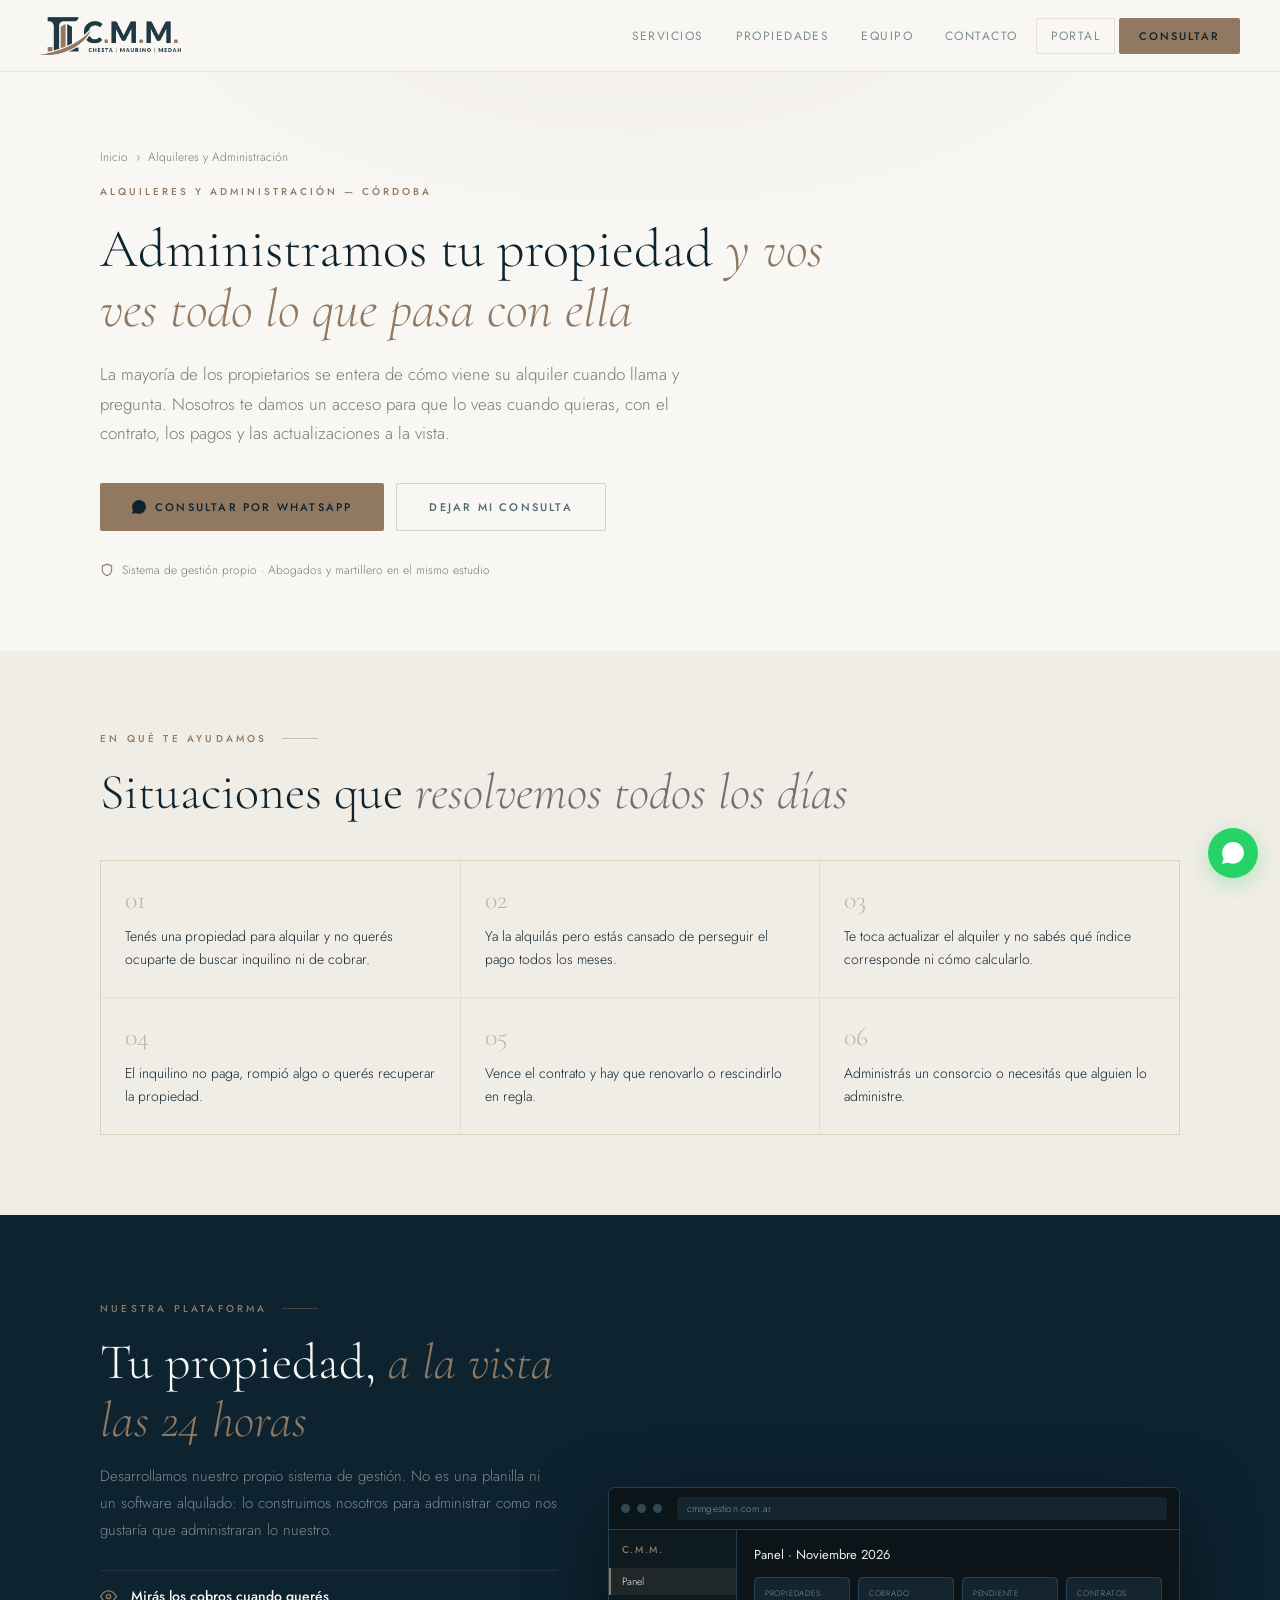
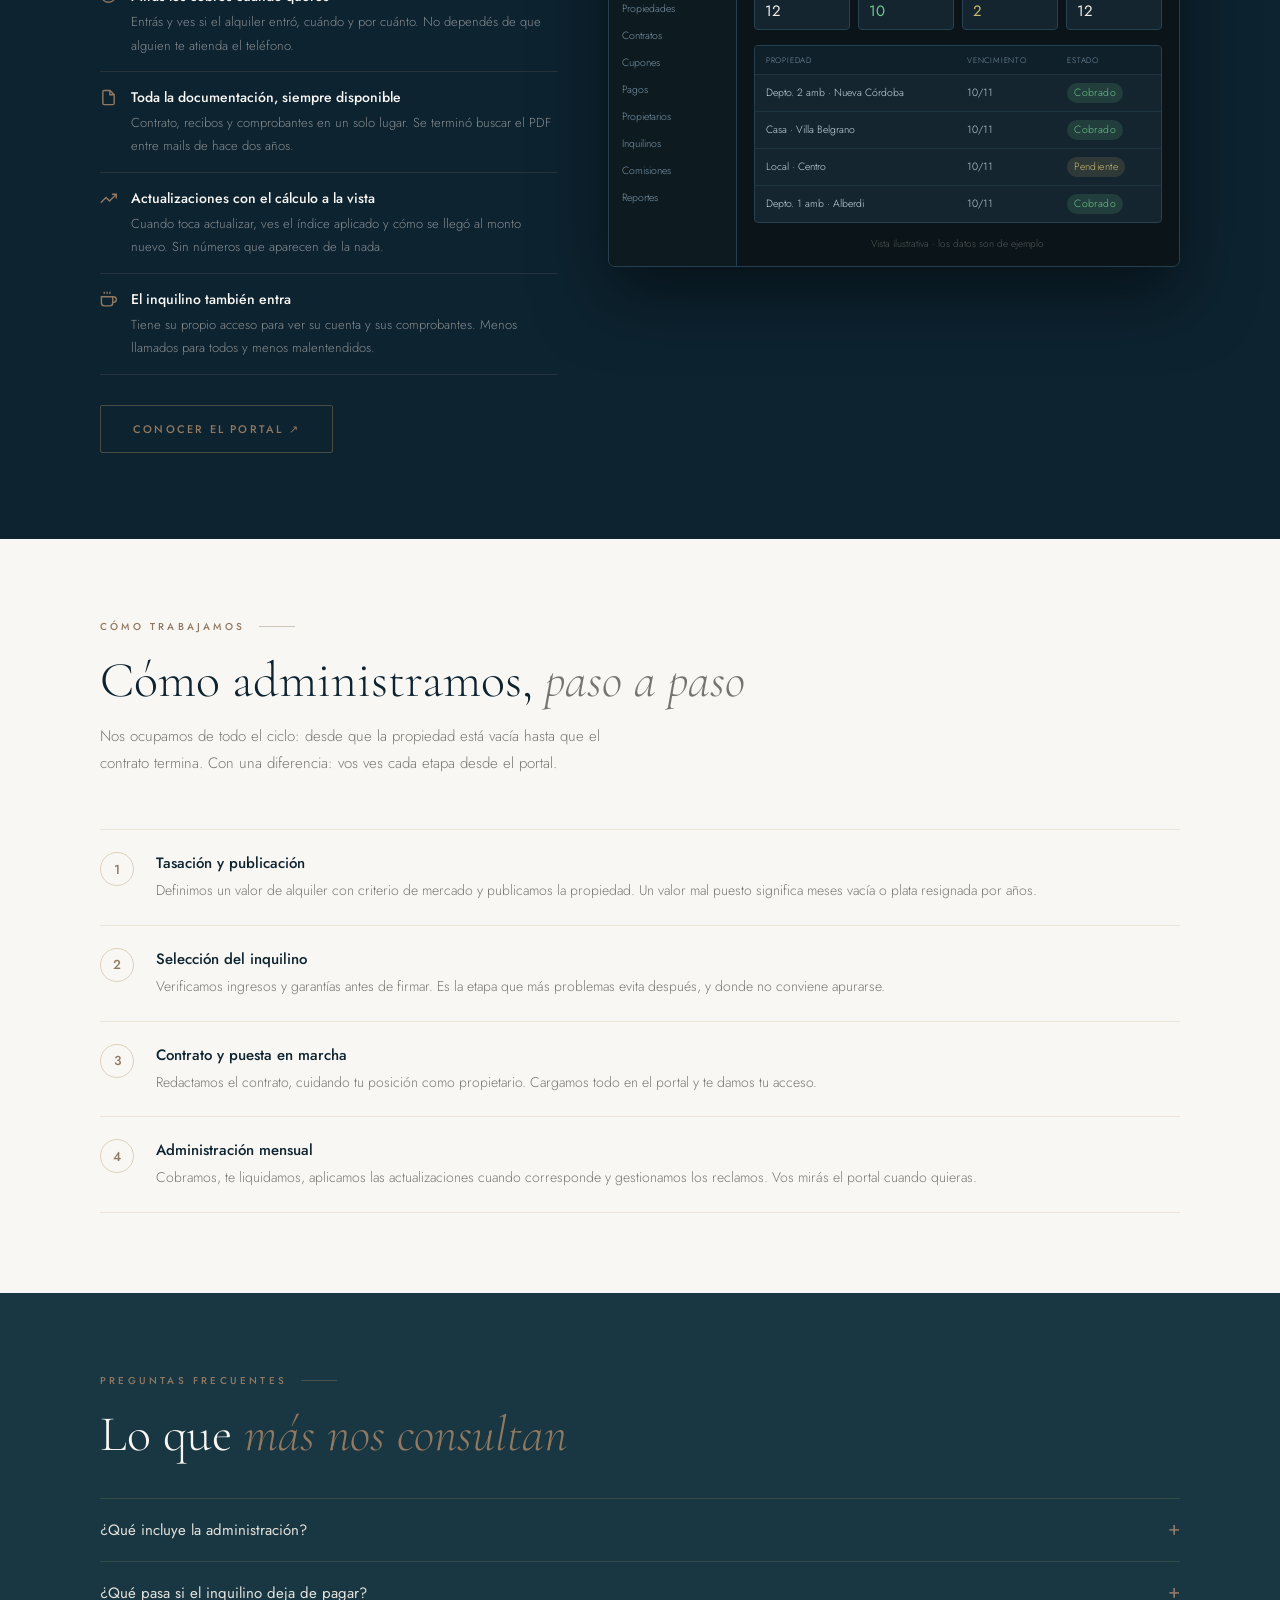
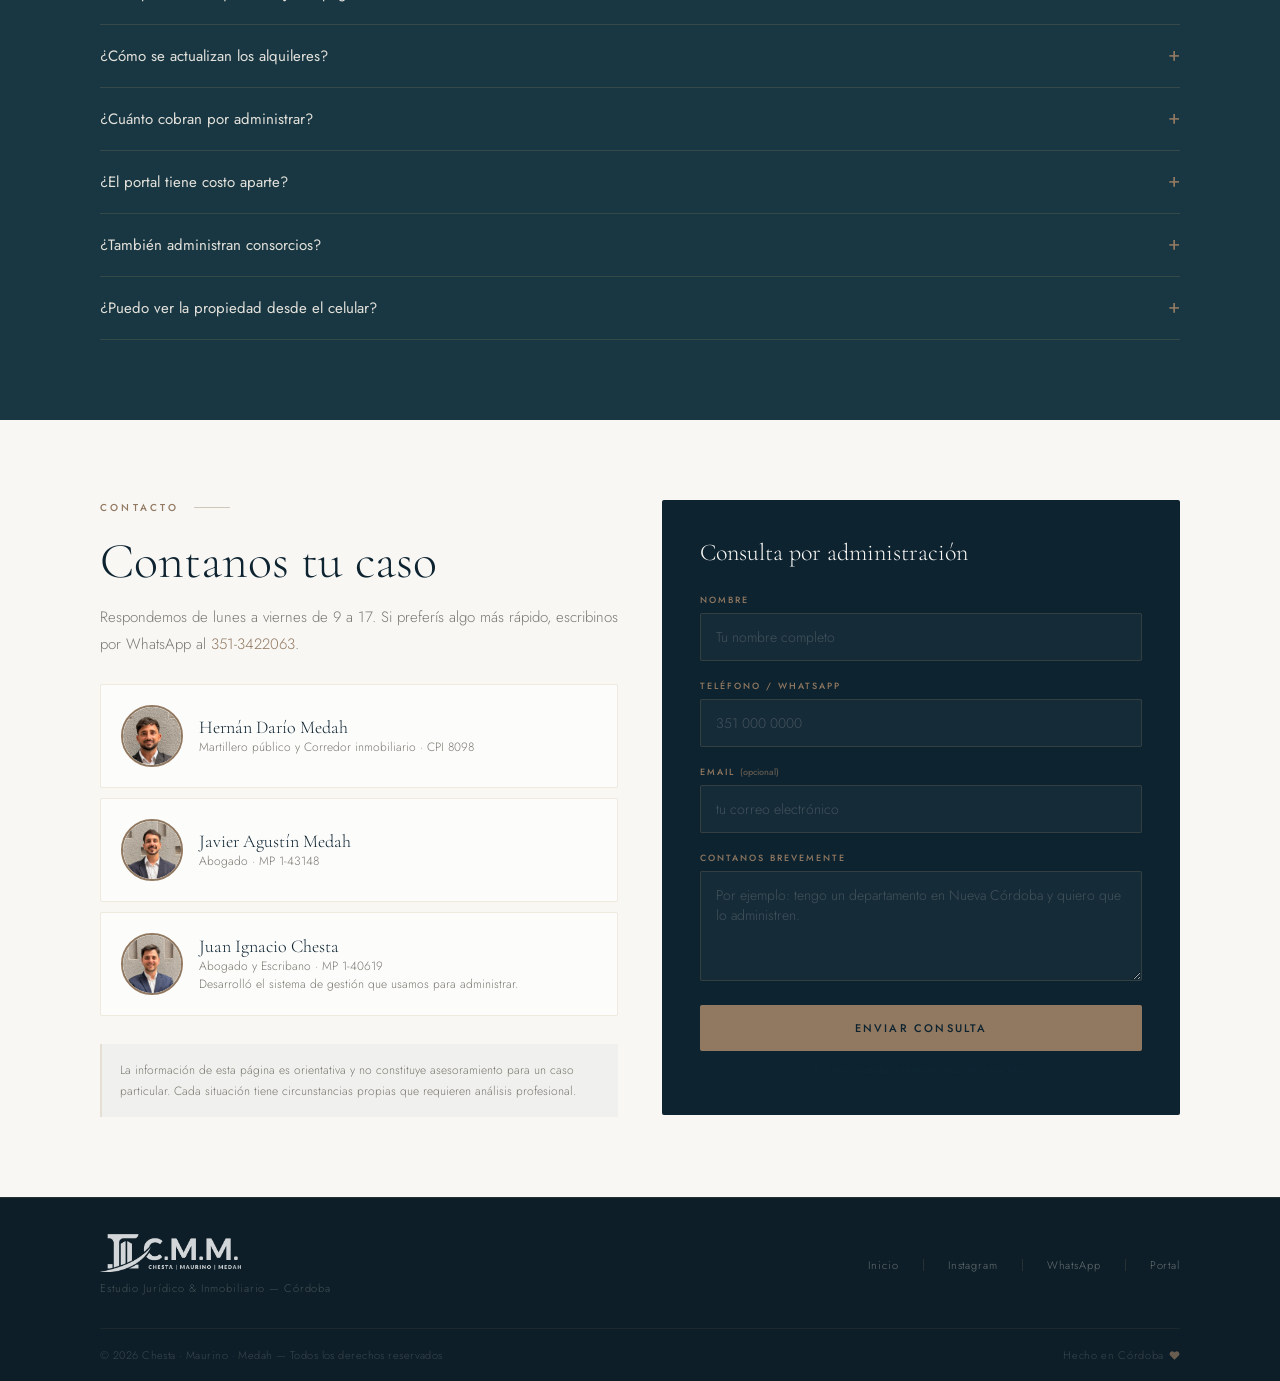
<file: alquileres.html>
<!DOCTYPE html>
<html lang="es">
<head>
  <meta charset="utf-8" />
  <meta name="viewport" content="width=device-width, initial-scale=1" />

  <title>Administración de Alquileres y Consorcios en Córdoba | Estudio CMM</title>
  <meta name="description" content="Administramos tu propiedad en Córdoba con sistema propio: ves los cobros, los contratos y las actualizaciones cuando quieras. Contratos, renovaciones y consorcios con respaldo jurídico." />
  <meta name="robots" content="index, follow" />
  <link rel="canonical" href="https://cmmestudio.com.ar/alquileres" />

  <meta property="og:type" content="website" />
  <meta property="og:url" content="https://cmmestudio.com.ar/alquileres" />
  <meta property="og:title" content="Administración de Alquileres y Consorcios en Córdoba | CMM" />
  <meta property="og:description" content="Administramos tu propiedad en Córdoba con sistema propio: ves los cobros, los contratos y las actualizaciones cuando quieras. Contratos, renovaciones y consorcios con respaldo jurídico." />
  <meta property="og:image" content="https://cmmestudio.com.ar/og.jpg" />
  <meta property="og:locale" content="es_AR" />
  <meta property="og:site_name" content="Estudio CMM - Chesta, Maurino, Medah" />
  <meta name="application-name" content="Estudio CMM - Chesta, Maurino, Medah" />

  <script type="application/ld+json">
  {
    "@context": "https://schema.org",
    "@type": "LegalService",
    "name": "CMM — Alquileres y Administración",
    "description": "Administramos tu propiedad en Córdoba con sistema propio: ves los cobros, los contratos y las actualizaciones cuando quieras. Contratos, renovaciones y consorcios con respaldo jurídico.",
    "url": "https://cmmestudio.com.ar/alquileres",
    "telephone": "+543513422063",
    "areaServed": { "@type": "City", "name": "Córdoba" },
    "address": {
      "@type": "PostalAddress",
      "streetAddress": "Tucumán 335, Planta Alta",
      "addressLocality": "Córdoba",
      "addressRegion": "Córdoba",
      "addressCountry": "AR"
    },
    "parentOrganization": { "@type": "Organization", "name": "CMM — Estudio Jurídico e Inmobiliario" }
  }
  </script>

  <script type="application/ld+json">
  {
    "@context": "https://schema.org",
    "@type": "FAQPage",
    "mainEntity": [
      { "@type": "Question", "name": "¿Qué incluye la administración?",
        "acceptedAnswer": { "@type": "Answer", "text": "Tasación, publicación, selección del inquilino, redacción del contrato, cobro mensual, liquidación al propietario, actualizaciones según el índice pactado, gestión de reclamos y seguimiento de la relación contractual. Y el acceso al portal, que va incluido." } },
      { "@type": "Question", "name": "¿Qué pasa si el inquilino deja de pagar?",
        "acceptedAnswer": { "@type": "Answer", "text": "Actuamos de inmediato con la intimación que corresponde, y si no hay solución iniciamos las acciones legales. Al ser un estudio jurídico, no tenemos que derivarte a un abogado externo: el reclamo lo lleva el mismo equipo que administra." } },
      { "@type": "Question", "name": "¿Cómo se actualizan los alquileres?",
        "acceptedAnswer": { "@type": "Answer", "text": "Según lo que se haya pactado en el contrato. Los índices más usados son el IPC y el ICL del Banco Central. En el portal ves el índice aplicado y el cálculo, así que la actualización no te llega como un número suelto." } },
      { "@type": "Question", "name": "¿Cuánto cobran por administrar?",
        "acceptedAnswer": { "@type": "Answer", "text": "Se acuerda según la propiedad y el tipo de operación. No manejamos un porcentaje fijo para todos: lo conversamos antes y queda escrito." } },
      { "@type": "Question", "name": "¿El portal tiene costo aparte?",
        "acceptedAnswer": { "@type": "Answer", "text": "No. Está incluido en la administración, tanto para el propietario como para el inquilino. Es una herramienta nuestra, no un servicio de terceros que haya que pagar aparte." } },
      { "@type": "Question", "name": "¿También administran consorcios?",
        "acceptedAnswer": { "@type": "Answer", "text": "Sí, administramos consorcios y propiedad horizontal, con la misma lógica de transparencia en las cuentas." } },
      { "@type": "Question", "name": "¿Puedo ver la propiedad desde el celular?",
        "acceptedAnswer": { "@type": "Answer", "text": "Sí, el portal funciona desde el teléfono sin instalar nada. Entrás con tu usuario y ves lo mismo que verías en una computadora." } }
    ]
  }
  </script>

  <meta name="theme-color" content="#0d2330" />
  <link rel="icon" type="image/png" href="favicon.png" />
  <link rel="preconnect" href="https://fonts.googleapis.com">
  <link rel="preconnect" href="https://fonts.gstatic.com" crossorigin>
  <link href="https://fonts.googleapis.com/css2?family=Cormorant+Garamond:ital,wght@0,300;0,400;0,500;0,600;1,300;1,400&family=Jost:wght@300;400;500;600&display=swap" rel="stylesheet">
  <link rel="stylesheet" href="estilos.css">

  <!-- Google tag (gtag.js) — Google Ads AW-18553859405 -->
  <script async src="https://www.googletagmanager.com/gtag/js?id=AW-18553859405"></script>
  <script>
    window.dataLayer = window.dataLayer || [];
    function gtag(){dataLayer.push(arguments);}
    gtag('js', new Date());
    gtag('config', 'AW-18553859405');
  </script>
</head>
<body>


  <header>
    <a href="/" aria-label="CMM — Inicio">
      <img src="logo-cmm.png" alt="CMM — Estudio Jurídico e Inmobiliario" class="brand-logo" width="898" height="242">
    </a>
    <nav class="main-nav">
      <a href="/#ofrecemos">Servicios</a>
      <a href="/#propiedades">Propiedades</a>
      <a href="/#equipo">Equipo</a>
      <a href="/#contacto">Contacto</a>
      <a href="https://cmmgestion.com.ar/" target="_blank" rel="noopener" class="nav-portal">Portal</a>
      <a href="https://wa.me/543513422063?text=Hola%20CMM%2C%20quiero%20consultar%20por%20administraci%C3%B3n%20de%20alquileres" target="_blank" rel="noopener" class="nav-cta">Consultar</a>
    </nav>
    <button class="hamb" id="hambBtn" aria-label="Menú" aria-expanded="false"><span></span><span></span><span></span></button>
  </header>

  <div class="mobile-menu" id="mobileMenu">
    <a href="/#ofrecemos">Servicios</a>
    <a href="/#propiedades">Propiedades</a>
    <a href="/#equipo">Equipo</a>
    <a href="/#contacto">Contacto</a>
    <a href="https://cmmgestion.com.ar/" target="_blank" rel="noopener">Portal propietarios e inquilinos</a>
    <a href="https://wa.me/543513422063?text=Hola%20CMM%2C%20quiero%20consultar%20por%20administraci%C3%B3n%20de%20alquileres" target="_blank" rel="noopener" class="mobile-cta">Consultar por WhatsApp</a>
  </div>


  <section class="svc-hero">
    <div class="container">
      <p class="svc-migas"><a href="/">Inicio</a> &nbsp;›&nbsp; Alquileres y Administración</p>
      <p class="svc-eyebrow">Alquileres y Administración — Córdoba</p>
      <h1 class="svc-h1">Administramos tu propiedad <em>y vos ves todo lo que pasa con ella</em></h1>
      <p class="svc-lead">La mayoría de los propietarios se entera de cómo viene su alquiler cuando llama y pregunta. Nosotros te damos un acceso para que lo veas cuando quieras, con el contrato, los pagos y las actualizaciones a la vista.</p>
      <div class="svc-cta-row">
        <a class="btn-gold" href="https://wa.me/543513422063?text=Hola%20CMM%2C%20quiero%20consultar%20por%20administraci%C3%B3n%20de%20alquileres" target="_blank" rel="noopener">
          <svg width="14" height="14" viewBox="0 0 24 24" fill="currentColor"><path d="M20.52 3.48A11.86 11.86 0 0012.07 0C5.51 0 .2 5.31.2 11.87c0 2.09.55 4.14 1.61 5.95L0 24l6.35-1.76c1.74.95 3.7 1.45 5.7 1.45h.01c6.56 0 11.87-5.31 11.87-11.87 0-3.17-1.24-6.16-3.41-8.34z"/></svg>
          Consultar por WhatsApp
        </a>
        <a class="btn-ghost" href="#consulta">Dejar mi consulta</a>
      </div>
      <p class="svc-reaseguro">
        <svg viewBox="0 0 24 24"><path d="M12 22s8-4 8-10V5l-8-3-8 3v7c0 6 8 10 8 10z"/></svg>
        Sistema de gestión propio · Abogados y martillero en el mismo estudio
      </p>
    </div>
  </section>

  <section class="svc-casos">
    <div class="container">
      <p class="section-label">En qué te ayudamos</p>
      <h2 class="section-title">Situaciones que <em>resolvemos todos los días</em></h2>
      <div class="svc-casos-grid">
        <div class="svc-caso"><div class="svc-caso-num">01</div><p>Tenés una propiedad para alquilar y no querés ocuparte de buscar inquilino ni de cobrar.</p></div>
        <div class="svc-caso"><div class="svc-caso-num">02</div><p>Ya la alquilás pero estás cansado de perseguir el pago todos los meses.</p></div>
        <div class="svc-caso"><div class="svc-caso-num">03</div><p>Te toca actualizar el alquiler y no sabés qué índice corresponde ni cómo calcularlo.</p></div>
        <div class="svc-caso"><div class="svc-caso-num">04</div><p>El inquilino no paga, rompió algo o querés recuperar la propiedad.</p></div>
        <div class="svc-caso"><div class="svc-caso-num">05</div><p>Vence el contrato y hay que renovarlo o rescindirlo en regla.</p></div>
        <div class="svc-caso"><div class="svc-caso-num">06</div><p>Administrás un consorcio o necesitás que alguien lo administre.</p></div>
      </div>
    </div>
  </section>

  <section class="portal-seccion">
    <div class="container">
      <div class="portal-grid">
        <div>
          <p class="section-label">Nuestra plataforma</p>
          <h2 class="section-title">Tu propiedad, <em>a la vista las 24 horas</em></h2>
          <p class="section-sub" style="margin-bottom:0">
            Desarrollamos nuestro propio sistema de gestión. No es una planilla ni un software
            alquilado: lo construimos nosotros para administrar como nos gustaría que
            administraran lo nuestro.
          </p>

          <div class="portal-beneficio">
            <svg viewBox="0 0 24 24"><path d="M1 12s4-8 11-8 11 8 11 8-4 8-11 8-11-8-11-8z"/><circle cx="12" cy="12" r="3"/></svg>
            <div><b>Mirás los cobros cuando querés</b><span>Entrás y ves si el alquiler entró, cuándo y por cuánto. No dependés de que alguien te atienda el teléfono.</span></div>
          </div>
          <div class="portal-beneficio">
            <svg viewBox="0 0 24 24"><path d="M14 2H6a2 2 0 0 0-2 2v16a2 2 0 0 0 2 2h12a2 2 0 0 0 2-2V8z"/><polyline points="14 2 14 8 20 8"/></svg>
            <div><b>Toda la documentación, siempre disponible</b><span>Contrato, recibos y comprobantes en un solo lugar. Se terminó buscar el PDF entre mails de hace dos años.</span></div>
          </div>
          <div class="portal-beneficio">
            <svg viewBox="0 0 24 24"><polyline points="23 6 13.5 15.5 8.5 10.5 1 18"/><polyline points="17 6 23 6 23 12"/></svg>
            <div><b>Actualizaciones con el cálculo a la vista</b><span>Cuando toca actualizar, ves el índice aplicado y cómo se llegó al monto nuevo. Sin números que aparecen de la nada.</span></div>
          </div>
          <div class="portal-beneficio">
            <svg viewBox="0 0 24 24"><path d="M18 8h1a4 4 0 0 1 0 8h-1"/><path d="M2 8h16v9a4 4 0 0 1-4 4H6a4 4 0 0 1-4-4z"/><line x1="6" y1="1" x2="6" y2="4"/><line x1="10" y1="1" x2="10" y2="4"/><line x1="14" y1="1" x2="14" y2="4"/></svg>
            <div><b>El inquilino también entra</b><span>Tiene su propio acceso para ver su cuenta y sus comprobantes. Menos llamados para todos y menos malentendidos.</span></div>
          </div>

          <div class="svc-cta-row" style="margin-top:30px;margin-bottom:0">
            <a class="btn-portal" href="https://cmmgestion.com.ar/" target="_blank" rel="noopener">Conocer el portal ↗</a>
          </div>
        </div>

        <div>
          <!-- Maqueta de la interfaz. No es una captura: el portal tiene datos
               reales de clientes y no pueden publicarse. Los datos son inventados. -->
          <div class="mock">
            <div class="mock-bar">
              <span class="mock-dot"></span><span class="mock-dot"></span><span class="mock-dot"></span>
              <span class="mock-url">cmmgestion.com.ar</span>
            </div>
            <div class="mock-cuerpo">
              <div class="mock-side">
                <div class="mock-side-logo">C.M.M.</div>
                <a class="on">Panel</a>
                <a>Propiedades</a>
                <a>Contratos</a>
                <a>Cupones</a>
                <a>Pagos</a>
                <a>Propietarios</a>
                <a>Inquilinos</a>
                <a>Comisiones</a>
                <a>Reportes</a>
              </div>
              <div class="mock-main">
                <div class="mock-h">Panel · Noviembre 2026</div>
                <div class="mock-kpis">
                  <div class="mock-kpi"><div class="mock-kpi-l">Propiedades</div><div class="mock-kpi-v">12</div></div>
                  <div class="mock-kpi"><div class="mock-kpi-l">Cobrado</div><div class="mock-kpi-v ok">10</div></div>
                  <div class="mock-kpi"><div class="mock-kpi-l">Pendiente</div><div class="mock-kpi-v al">2</div></div>
                  <div class="mock-kpi"><div class="mock-kpi-l">Contratos</div><div class="mock-kpi-v">12</div></div>
                </div>
                <div class="mock-tabla">
                  <div class="mock-tr head"><span>Propiedad</span><span>Vencimiento</span><span>Estado</span></div>
                  <div class="mock-tr"><span>Depto. 2 amb · Nueva Córdoba</span><span>10/11</span><span class="mock-pill ok">Cobrado</span></div>
                  <div class="mock-tr"><span>Casa · Villa Belgrano</span><span>10/11</span><span class="mock-pill ok">Cobrado</span></div>
                  <div class="mock-tr"><span>Local · Centro</span><span>10/11</span><span class="mock-pill al">Pendiente</span></div>
                  <div class="mock-tr"><span>Depto. 1 amb · Alberdi</span><span>10/11</span><span class="mock-pill ok">Cobrado</span></div>
                </div>
                <div class="mock-pie">Vista ilustrativa · los datos son de ejemplo</div>
              </div>
            </div>
          </div>
        </div>
      </div>
    </div>
  </section>

  <section class="svc-pasos">
    <div class="container">
      <p class="section-label">Cómo trabajamos</p>
      <h2 class="section-title">Cómo administramos, <em>paso a paso</em></h2>
      <p class="section-sub">Nos ocupamos de todo el ciclo: desde que la propiedad está vacía hasta que el contrato termina. Con una diferencia: vos ves cada etapa desde el portal.</p>

      <div class="svc-paso"><div class="svc-paso-n">1</div><div class="svc-paso-txt">
        <h3>Tasación y publicación</h3>
        <p>Definimos un valor de alquiler con criterio de mercado y publicamos la propiedad. Un valor mal puesto significa meses vacía o plata resignada por años.</p>
      </div></div>
      <div class="svc-paso"><div class="svc-paso-n">2</div><div class="svc-paso-txt">
        <h3>Selección del inquilino</h3>
        <p>Verificamos ingresos y garantías antes de firmar. Es la etapa que más problemas evita después, y donde no conviene apurarse.</p>
      </div></div>
      <div class="svc-paso"><div class="svc-paso-n">3</div><div class="svc-paso-txt">
        <h3>Contrato y puesta en marcha</h3>
        <p>Redactamos el contrato, cuidando tu posición como propietario. Cargamos todo en el portal y te damos tu acceso.</p>
      </div></div>
      <div class="svc-paso"><div class="svc-paso-n">4</div><div class="svc-paso-txt">
        <h3>Administración mensual</h3>
        <p>Cobramos, te liquidamos, aplicamos las actualizaciones cuando corresponde y gestionamos los reclamos. Vos mirás el portal cuando quieras.</p>
      </div></div>
    </div>
  </section>

  <section class="svc-faq">
    <div class="container">
      <p class="section-label">Preguntas frecuentes</p>
      <h2 class="section-title">Lo que <em>más nos consultan</em></h2>

      <details class="svc-faq-item"><summary>¿Qué incluye la administración?</summary>
        <p class="svc-faq-respuesta">Tasación, publicación, selección del inquilino, redacción del contrato, cobro mensual, liquidación al propietario, actualizaciones según el índice pactado, gestión de reclamos y seguimiento de la relación contractual. Y el acceso al portal, que va incluido.</p></details>

      <details class="svc-faq-item"><summary>¿Qué pasa si el inquilino deja de pagar?</summary>
        <p class="svc-faq-respuesta">Actuamos de inmediato con la intimación que corresponde, y si no hay solución iniciamos las acciones legales. Al ser un estudio jurídico, no tenemos que derivarte a un abogado externo: el reclamo lo lleva el mismo equipo que administra.</p></details>

      <details class="svc-faq-item"><summary>¿Cómo se actualizan los alquileres?</summary>
        <p class="svc-faq-respuesta">Según lo que se haya pactado en el contrato. Los índices más usados son el IPC y el ICL del Banco Central. En el portal ves el índice aplicado y el cálculo, así que la actualización no te llega como un número suelto.</p></details>

      <details class="svc-faq-item"><summary>¿Cuánto cobran por administrar?</summary>
        <p class="svc-faq-respuesta">Se acuerda según la propiedad y el tipo de operación. No manejamos un porcentaje fijo para todos: lo conversamos antes y queda escrito.</p></details>

      <details class="svc-faq-item"><summary>¿El portal tiene costo aparte?</summary>
        <p class="svc-faq-respuesta">No. Está incluido en la administración, tanto para el propietario como para el inquilino. Es una herramienta nuestra, no un servicio de terceros que haya que pagar aparte.</p></details>

      <details class="svc-faq-item"><summary>¿También administran consorcios?</summary>
        <p class="svc-faq-respuesta">Sí, administramos consorcios y propiedad horizontal, con la misma lógica de transparencia en las cuentas.</p></details>

      <details class="svc-faq-item"><summary>¿Puedo ver la propiedad desde el celular?</summary>
        <p class="svc-faq-respuesta">Sí, el portal funciona desde el teléfono sin instalar nada. Entrás con tu usuario y ves lo mismo que verías en una computadora.</p></details>
    </div>
  </section>

  <section class="svc-cierre" id="consulta">
    <div class="container">
      <div class="svc-cierre-grid">
        <div>
          <p class="section-label">Contacto</p>
          <h2 class="section-title">Contanos tu caso</h2>
          <p class="section-sub" style="margin-bottom:0">
            Respondemos de lunes a viernes de 9 a 17. Si preferís algo más rápido,
            escribinos por WhatsApp al <a href="https://wa.me/543513422063" target="_blank" rel="noopener" style="color:var(--dorado)">351-3422063</a>.
          </p>

          <div class="svc-profesional">
            <img src="foto-hernan.webp" alt="Hernán Darío Medah" width="300" height="300" loading="lazy">
            <div>
              <div class="svc-profesional-nombre">Hernán Darío Medah</div>
              <div class="svc-profesional-rol">Martillero público y Corredor inmobiliario · CPI 8098</div>
            </div>
          </div>

          <div class="svc-profesional">
            <img src="foto-javi.webp" alt="Javier Agustín Medah" width="300" height="300" loading="lazy">
            <div>
              <div class="svc-profesional-nombre">Javier Agustín Medah</div>
              <div class="svc-profesional-rol">Abogado · MP 1-43148</div>
            </div>
          </div>

          <div class="svc-profesional">
            <img src="foto-juani.webp" alt="Juan Ignacio Chesta" width="300" height="300" loading="lazy">
            <div>
              <div class="svc-profesional-nombre">Juan Ignacio Chesta</div>
              <div class="svc-profesional-rol">Abogado y Escribano · MP 1-40619<br>Desarrolló el sistema de gestión que usamos para administrar.</div>
            </div>
          </div>

          <p class="svc-disclaimer">
            La información de esta página es orientativa y no constituye asesoramiento
            para un caso particular. Cada situación tiene circunstancias propias que
            requieren análisis profesional.
          </p>
        </div>

        <div class="contact-form-wrap">
          <p class="contact-form-title">Consulta por administración</p>
          <form name="consulta-servicio" method="POST" data-netlify="true" netlify-honeypot="apellido-2">
            <input type="hidden" name="form-name" value="consulta-servicio">
            <input type="hidden" name="servicio" value="Alquileres y administración">
            <p hidden><label>No completar: <input name="apellido-2"></label></p>
            <div class="form-field">
              <label>Nombre</label>
              <input required name="nombre" type="text" placeholder="Tu nombre completo">
            </div>
            <div class="form-field">
              <label>Teléfono / WhatsApp</label>
              <input required name="telefono" type="tel" autocomplete="tel" placeholder="351 000 0000">
            </div>
            <div class="form-field">
              <label>Email <span style="text-transform:none;letter-spacing:0;opacity:.6">(opcional)</span></label>
              <input name="email" type="email" autocomplete="email" placeholder="tu correo electrónico">
            </div>
            <div class="form-field">
              <label>Contanos brevemente</label>
              <textarea required name="mensaje" placeholder="Por ejemplo: tengo un departamento en Nueva Córdoba y quiero que lo administren."></textarea>
            </div>
            <button class="form-submit" type="submit">Enviar consulta</button>
            <p class="form-note">Al enviar aceptás nuestra política de privacidad.</p>
          </form>
        </div>
      </div>
    </div>
  </section>

  <footer>
    <div class="footer-inner">
      <div class="footer-top">
        <div class="footer-brand">
          <img src="logo-cmm.png" alt="CMM — Estudio Jurídico e Inmobiliario" class="footer-logo" width="898" height="242" loading="lazy">
          <span class="footer-tagline">Estudio Jurídico &amp; Inmobiliario — Córdoba</span>
        </div>
        <div class="footer-links">
          <a href="/">Inicio</a>
          <div class="footer-link-sep"></div>
          <a href="https://www.instagram.com/estudiocmm/" target="_blank" rel="noopener">Instagram</a>
          <div class="footer-link-sep"></div>
          <a href="https://wa.me/543513422063" target="_blank" rel="noopener">WhatsApp</a>
          <div class="footer-link-sep"></div>
          <a href="https://cmmgestion.com.ar/" target="_blank" rel="noopener">Portal</a>
        </div>
      </div>
      <div class="footer-bottom">
        <span class="footer-text">© <span id="y"></span> Chesta · Maurino · Medah — Todos los derechos reservados</span>
        <span class="footer-hecho">Hecho en Córdoba
          <svg viewBox="0 0 24 24"><path d="M20.84 4.61a5.5 5.5 0 0 0-7.78 0L12 5.67l-1.06-1.06a5.5 5.5 0 0 0-7.78 7.78l1.06 1.06L12 21.23l7.78-7.78 1.06-1.06a5.5 5.5 0 0 0 0-7.78z"/></svg>
        </span>
      </div>
    </div>
  </footer>

  <div class="float-wa">
    <a href="https://wa.me/543513422063?text=Hola%20CMM%2C%20quiero%20consultar%20por%20administraci%C3%B3n%20de%20alquileres" target="_blank" rel="noopener" aria-label="WhatsApp CMM">
      <svg xmlns='http://www.w3.org/2000/svg' width='22' height='22' viewBox='0 0 24 24' fill='white'><path d='M20.52 3.48A11.86 11.86 0 0012.07 0C5.51 0 .2 5.31.2 11.87c0 2.09.55 4.14 1.61 5.95L0 24l6.35-1.76c1.74.95 3.7 1.45 5.7 1.45h.01c6.56 0 11.87-5.31 11.87-11.87 0-3.17-1.24-6.16-3.41-8.34z'/></svg>
    </a>
  </div>

  <div class="sticky-cta">
    <a class="scta-wa" href="https://wa.me/543513422063?text=Hola%20CMM%2C%20quiero%20consultar%20por%20administraci%C3%B3n%20de%20alquileres" target="_blank" rel="noopener">WhatsApp</a>
    <a class="scta-cal" href="tel:+543513422063">Llamar</a>
  </div>

  <script>
    document.getElementById('y').textContent = new Date().getFullYear();
    var hb = document.getElementById('hambBtn'), mm = document.getElementById('mobileMenu');
    if (hb && mm) {
      hb.addEventListener('click', function() {
        var abierto = mm.classList.toggle('open');
        hb.setAttribute('aria-expanded', abierto);
      });
      mm.querySelectorAll('a').forEach(function(a) {
        a.addEventListener('click', function() { mm.classList.remove('open'); hb.setAttribute('aria-expanded', false); });
      });
    }
  </script>
  <script src="conversiones.js" defer></script>
</body>
</html>
</file>
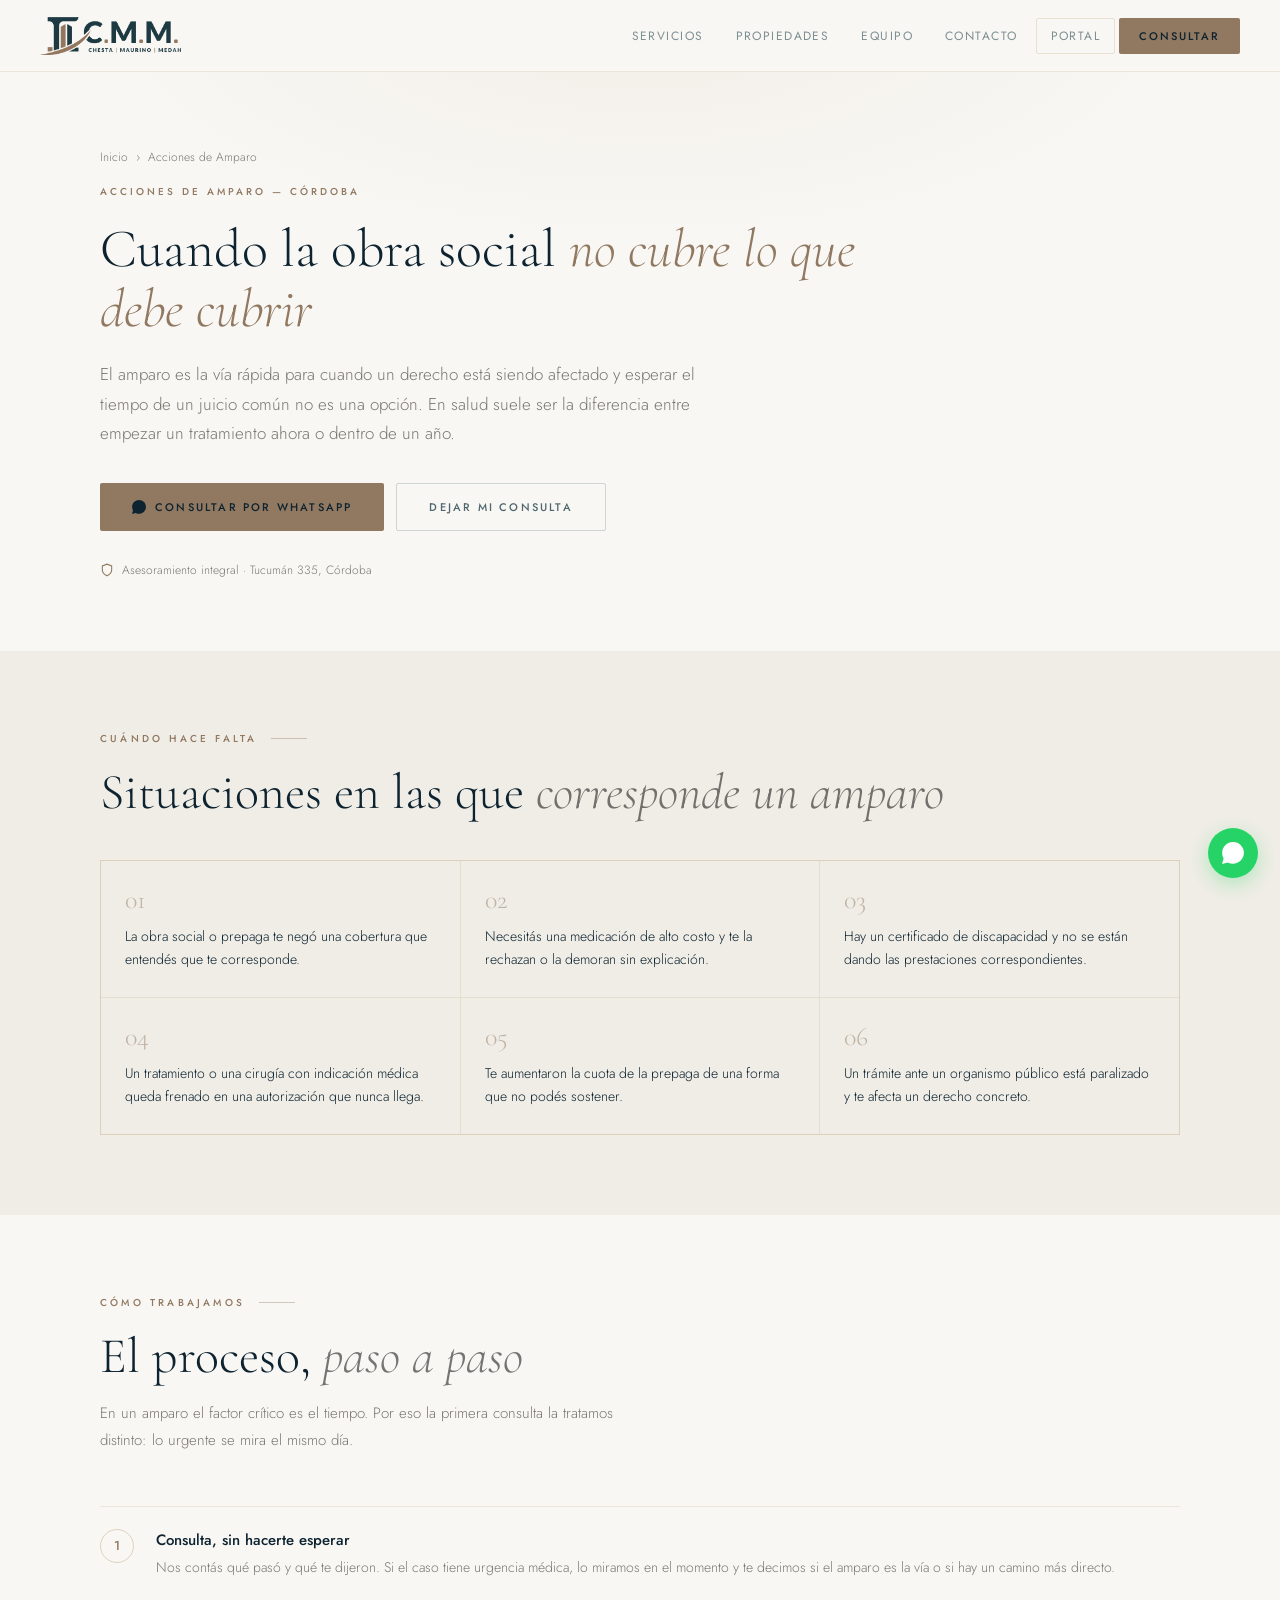
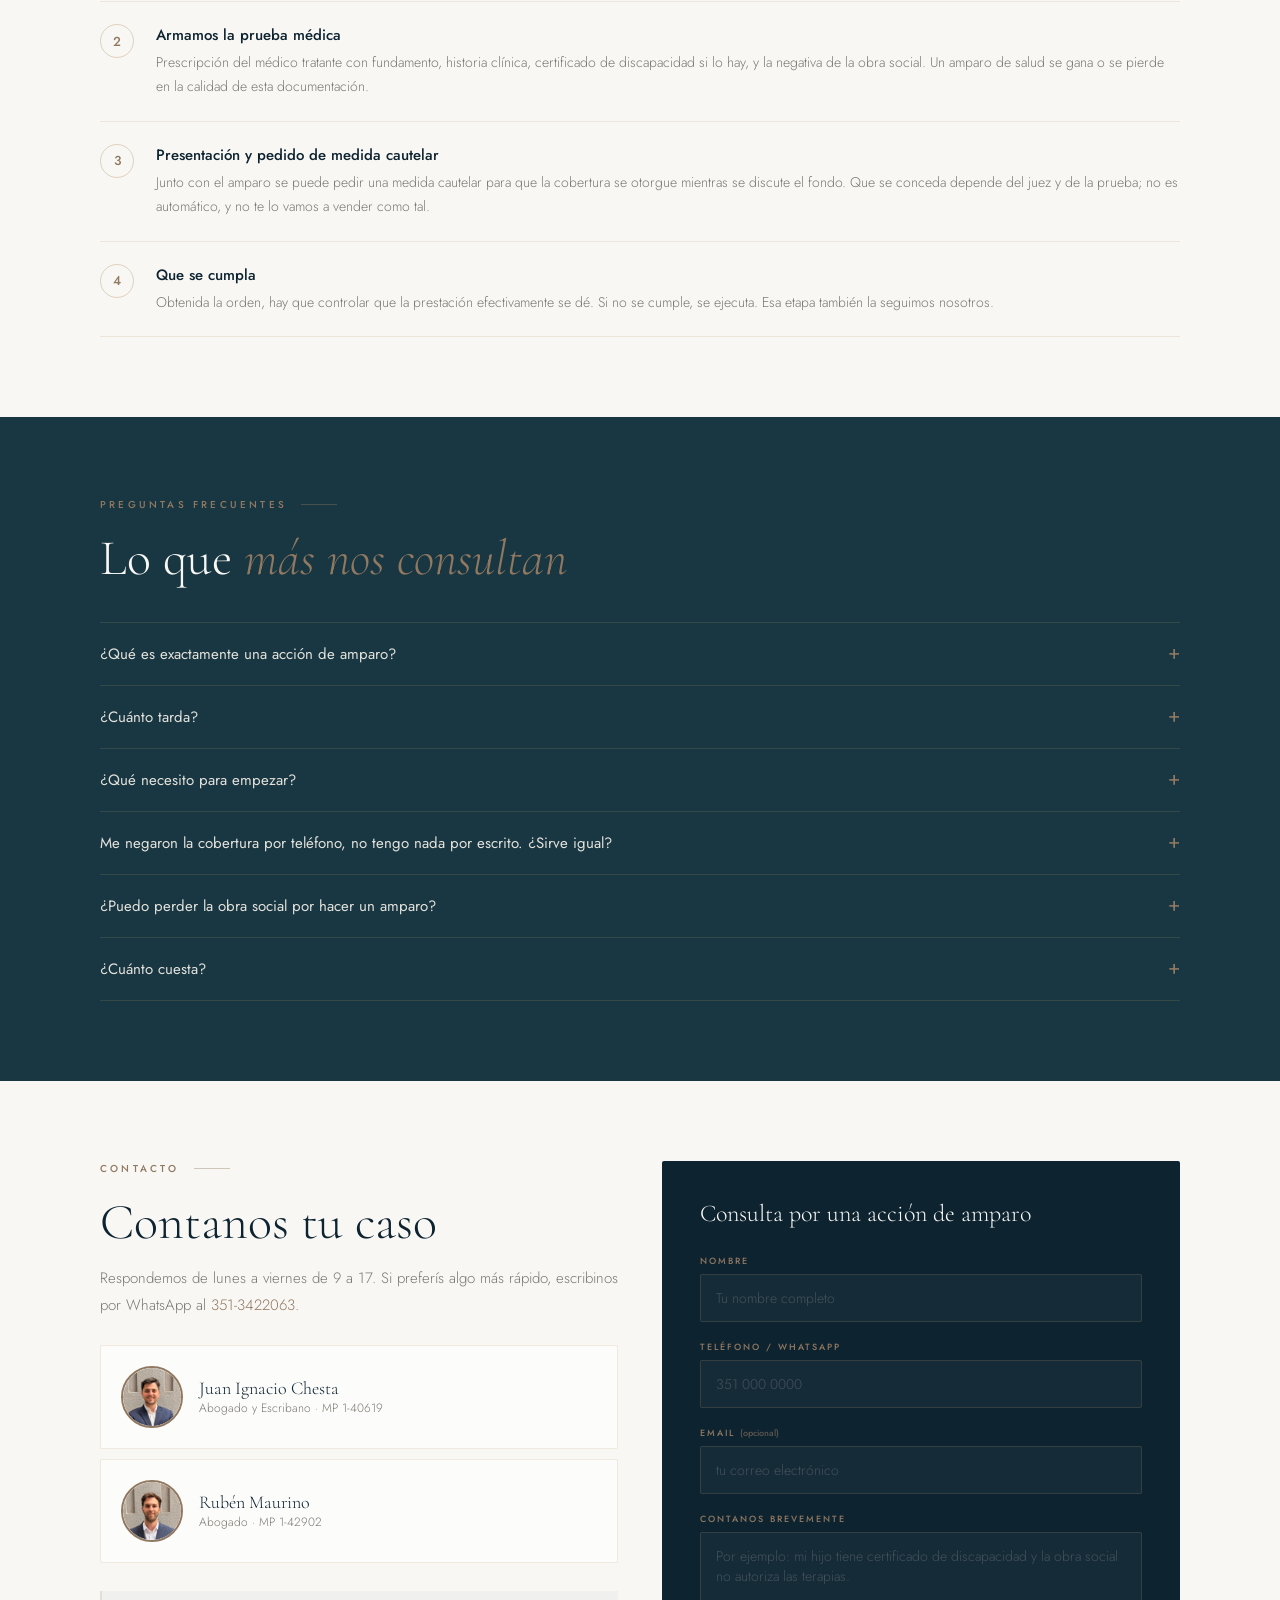
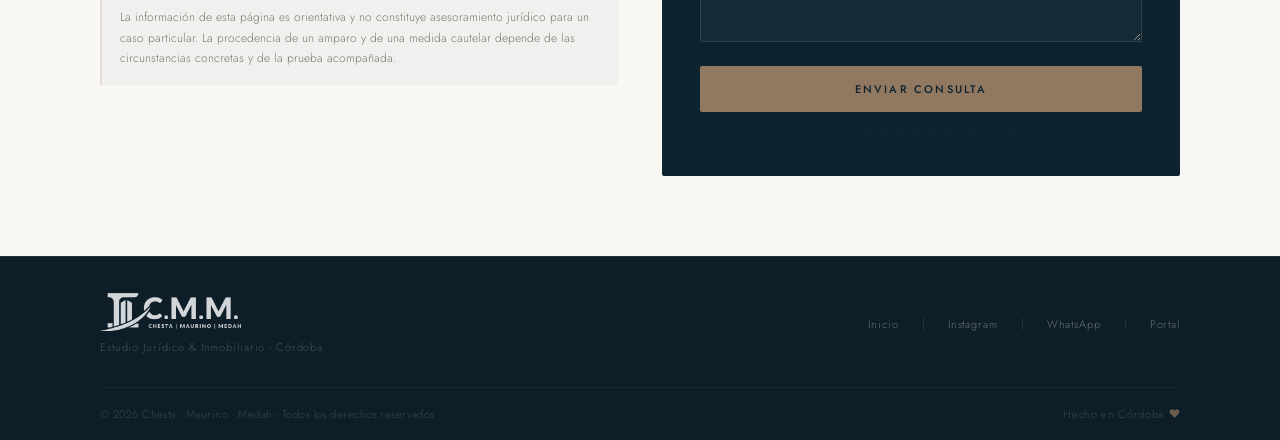
<file: amparos.html>
<!DOCTYPE html>
<html lang="es">
<head>
  <meta charset="utf-8" />
  <meta name="viewport" content="width=device-width, initial-scale=1" />

  <title>Acciones de Amparo en Córdoba | Obra Social y Prepaga | Estudio CMM</title>
  <meta name="description" content="Amparos de salud en Córdoba: coberturas negadas, medicación de alto costo y prestaciones por discapacidad. Actuamos cuando el tiempo apremia." />
  <meta name="robots" content="index, follow" />
  <link rel="canonical" href="https://cmmestudio.com.ar/amparos" />

  <meta property="og:type" content="website" />
  <meta property="og:url" content="https://cmmestudio.com.ar/amparos" />
  <meta property="og:title" content="Acciones de Amparo en Córdoba | CMM" />
  <meta property="og:description" content="Cuando la obra social o la prepaga niega lo que tiene que cubrir y el tiempo no sobra." />
  <meta property="og:image" content="https://cmmestudio.com.ar/og.jpg" />
  <meta property="og:locale" content="es_AR" />
  <meta property="og:site_name" content="Estudio CMM - Chesta, Maurino, Medah" />
  <meta name="application-name" content="Estudio CMM - Chesta, Maurino, Medah" />

  <script type="application/ld+json">
{
  "@context": "https://schema.org",
  "@type": "LegalService",
  "name": "CMM — Acciones de Amparo",
  "description": "Acciones de amparo, especialmente en materia de salud, en Córdoba, Argentina.",
  "url": "https://cmmestudio.com.ar/amparos",
  "telephone": "+543513422063",
  "areaServed": {
    "@type": "City",
    "name": "Córdoba"
  },
  "address": {
    "@type": "PostalAddress",
    "streetAddress": "Tucumán 335, Planta Alta",
    "addressLocality": "Córdoba",
    "addressRegion": "Córdoba",
    "addressCountry": "AR"
  },
  "parentOrganization": {
    "@type": "Organization",
    "name": "CMM — Estudio Jurídico e Inmobiliario"
  }
}
  </script>

  <script type="application/ld+json">
{
  "@context": "https://schema.org",
  "@type": "FAQPage",
  "mainEntity": [
    {
      "@type": "Question",
      "name": "¿Qué es exactamente una acción de amparo?",
      "acceptedAnswer": {
        "@type": "Answer",
        "text": "Es una acción judicial pensada para casos en los que un derecho está siendo lesionado de manera manifiesta y no hay otra vía idónea que llegue a tiempo. Tiene un trámite más ágil que un juicio ordinario, justamente porque está hecha para la urgencia."
      }
    },
    {
      "@type": "Question",
      "name": "¿Cuánto tarda?",
      "acceptedAnswer": {
        "@type": "Answer",
        "text": "Menos que un juicio común, pero no es inmediato. Lo que suele resolver el problema en lo inmediato es la medida cautelar, que puede dictarse en los primeros días. El plazo concreto depende del juzgado y de la urgencia acreditada."
      }
    },
    {
      "@type": "Question",
      "name": "¿Qué necesito para empezar?",
      "acceptedAnswer": {
        "@type": "Answer",
        "text": "Lo central es la indicación médica fundada de tu médico tratante y la constancia de que la cobertura fue negada o demorada. Sumá afiliación, historia clínica, presupuestos y el certificado de discapacidad si corresponde."
      }
    },
    {
      "@type": "Question",
      "name": "Me negaron la cobertura por teléfono, no tengo nada por escrito. ¿Sirve igual?",
      "acceptedAnswer": {
        "@type": "Answer",
        "text": "Conviene tener la negativa documentada, pero no siempre es imprescindible. Hay formas de acreditar la negativa o la demora. Vení con lo que tengas y vemos cómo construirlo."
      }
    },
    {
      "@type": "Question",
      "name": "¿Puedo perder la obra social por hacer un amparo?",
      "acceptedAnswer": {
        "@type": "Answer",
        "text": "Reclamar un derecho no es causal válida de baja. Si aparece alguna represalia, eso mismo se plantea en el expediente."
      }
    }
  ]
}
  </script>

  <meta name="theme-color" content="#0d2330" />
  <link rel="icon" type="image/png" href="favicon.png" />
  <link rel="preconnect" href="https://fonts.googleapis.com">
  <link rel="preconnect" href="https://fonts.gstatic.com" crossorigin>
  <link href="https://fonts.googleapis.com/css2?family=Cormorant+Garamond:ital,wght@0,300;0,400;0,500;0,600;1,300;1,400&family=Jost:wght@300;400;500;600&display=swap" rel="stylesheet">
  <link rel="stylesheet" href="estilos.css">

  <!-- Google tag (gtag.js) - Google Ads AW-18553859405 -->
  <script async src="https://www.googletagmanager.com/gtag/js?id=AW-18553859405"></script>
  <script>
    window.dataLayer = window.dataLayer || [];
    function gtag(){dataLayer.push(arguments);}
    gtag('js', new Date());
    gtag('config', 'AW-18553859405');
  </script>
</head>
<body>

  <header>
    <a href="/" aria-label="CMM - Inicio">
      <img src="logo-cmm.png" alt="CMM - Estudio Jurídico e Inmobiliario" class="brand-logo" width="898" height="242">
    </a>
    <nav class="main-nav">
      <a href="/#ofrecemos">Servicios</a>
      <a href="/#propiedades">Propiedades</a>
      <a href="/#equipo">Equipo</a>
      <a href="/#contacto">Contacto</a>
      <a href="https://cmmgestion.com.ar/" target="_blank" rel="noopener" class="nav-portal">Portal</a>
      <a href="https://wa.me/543513422063?text=Hola%20CMM%2C%20necesito%20asesoramiento%20por%20una%20accion%20de%20amparo" target="_blank" rel="noopener" class="nav-cta">Consultar</a>
    </nav>
    <button class="hamb" id="hambBtn" aria-label="Menú" aria-expanded="false"><span></span><span></span><span></span></button>
  </header>

  <div class="mobile-menu" id="mobileMenu">
    <a href="/#ofrecemos">Servicios</a>
    <a href="/#propiedades">Propiedades</a>
    <a href="/#equipo">Equipo</a>
    <a href="/#contacto">Contacto</a>
    <a href="https://cmmgestion.com.ar/" target="_blank" rel="noopener">Portal propietarios e inquilinos</a>
    <a href="https://wa.me/543513422063?text=Hola%20CMM%2C%20necesito%20asesoramiento%20por%20una%20accion%20de%20amparo" target="_blank" rel="noopener" class="mobile-cta">Consultar por WhatsApp</a>
  </div>

  <section class="svc-hero">
    <div class="container">
      <p class="svc-migas"><a href="/">Inicio</a> &nbsp;›&nbsp; Acciones de Amparo</p>
      <p class="svc-eyebrow">Acciones de Amparo — Córdoba</p>
      <h1 class="svc-h1">Cuando la obra social <em>no cubre lo que debe cubrir</em></h1>
      <p class="svc-lead">
        El amparo es la vía rápida para cuando un derecho está siendo afectado y esperar el tiempo de un juicio común no es una opción. En salud suele ser la diferencia entre empezar un tratamiento ahora o dentro de un año.
      </p>
      <div class="svc-cta-row">
        <a class="btn-gold" href="https://wa.me/543513422063?text=Hola%20CMM%2C%20necesito%20asesoramiento%20por%20una%20accion%20de%20amparo" target="_blank" rel="noopener">
          <svg width="14" height="14" viewBox="0 0 24 24" fill="currentColor"><path d="M20.52 3.48A11.86 11.86 0 0012.07 0C5.51 0 .2 5.31.2 11.87c0 2.09.55 4.14 1.61 5.95L0 24l6.35-1.76c1.74.95 3.7 1.45 5.7 1.45h.01c6.56 0 11.87-5.31 11.87-11.87 0-3.17-1.24-6.16-3.41-8.34z"/></svg>
          Consultar por WhatsApp
        </a>
        <a class="btn-ghost" href="#consulta">Dejar mi consulta</a>
      </div>
      <p class="svc-reaseguro">
        <svg viewBox="0 0 24 24"><path d="M12 22s8-4 8-10V5l-8-3-8 3v7c0 6 8 10 8 10z"/></svg>
        Asesoramiento integral · Tucumán 335, Córdoba
      </p>
    </div>
  </section>

  <section class="svc-casos">
    <div class="container">
      <p class="section-label">Cuándo hace falta</p>
      <h2 class="section-title">Situaciones en las que <em>corresponde un amparo</em></h2>
      <div class="svc-casos-grid">
        <div class="svc-caso"><div class="svc-caso-num">01</div><p>La obra social o prepaga te negó una cobertura que entendés que te corresponde.</p></div>
        <div class="svc-caso"><div class="svc-caso-num">02</div><p>Necesitás una medicación de alto costo y te la rechazan o la demoran sin explicación.</p></div>
        <div class="svc-caso"><div class="svc-caso-num">03</div><p>Hay un certificado de discapacidad y no se están dando las prestaciones correspondientes.</p></div>
        <div class="svc-caso"><div class="svc-caso-num">04</div><p>Un tratamiento o una cirugía con indicación médica queda frenado en una autorización que nunca llega.</p></div>
        <div class="svc-caso"><div class="svc-caso-num">05</div><p>Te aumentaron la cuota de la prepaga de una forma que no podés sostener.</p></div>
        <div class="svc-caso"><div class="svc-caso-num">06</div><p>Un trámite ante un organismo público está paralizado y te afecta un derecho concreto.</p></div>
      </div>
    </div>
  </section>

  <section class="svc-pasos">
    <div class="container">
      <p class="section-label">Cómo trabajamos</p>
      <h2 class="section-title">El proceso, <em>paso a paso</em></h2>
      <p class="section-sub">En un amparo el factor crítico es el tiempo. Por eso la primera consulta la tratamos distinto: lo urgente se mira el mismo día.</p>

      <div class="svc-paso"><div class="svc-paso-n">1</div><div class="svc-paso-txt">
        <h3>Consulta, sin hacerte esperar</h3>
        <p>Nos contás qué pasó y qué te dijeron. Si el caso tiene urgencia médica, lo miramos en el momento y te decimos si el amparo es la vía o si hay un camino más directo.</p>
      </div></div>
      <div class="svc-paso"><div class="svc-paso-n">2</div><div class="svc-paso-txt">
        <h3>Armamos la prueba médica</h3>
        <p>Prescripción del médico tratante con fundamento, historia clínica, certificado de discapacidad si lo hay, y la negativa de la obra social. Un amparo de salud se gana o se pierde en la calidad de esta documentación.</p>
      </div></div>
      <div class="svc-paso"><div class="svc-paso-n">3</div><div class="svc-paso-txt">
        <h3>Presentación y pedido de medida cautelar</h3>
        <p>Junto con el amparo se puede pedir una medida cautelar para que la cobertura se otorgue mientras se discute el fondo. Que se conceda depende del juez y de la prueba; no es automático, y no te lo vamos a vender como tal.</p>
      </div></div>
      <div class="svc-paso"><div class="svc-paso-n">4</div><div class="svc-paso-txt">
        <h3>Que se cumpla</h3>
        <p>Obtenida la orden, hay que controlar que la prestación efectivamente se dé. Si no se cumple, se ejecuta. Esa etapa también la seguimos nosotros.</p>
      </div></div>
    </div>
  </section>

  <section class="svc-faq">
    <div class="container">
      <p class="section-label">Preguntas frecuentes</p>
      <h2 class="section-title">Lo que <em>más nos consultan</em></h2>

      <details class="svc-faq-item"><summary>¿Qué es exactamente una acción de amparo?</summary>
        <p class="svc-faq-respuesta">Es una acción judicial pensada para casos en los que un derecho está siendo lesionado de manera manifiesta y no hay otra vía idónea que llegue a tiempo. Tiene un trámite más ágil que un juicio ordinario, justamente porque está hecha para la urgencia.</p></details>

      <details class="svc-faq-item"><summary>¿Cuánto tarda?</summary>
        <p class="svc-faq-respuesta">Menos que un juicio común, pero no es inmediato. Lo que suele resolver el problema en lo inmediato es la medida cautelar, que puede dictarse en los primeros días. El plazo concreto depende del juzgado y de la urgencia acreditada.</p></details>

      <details class="svc-faq-item"><summary>¿Qué necesito para empezar?</summary>
        <p class="svc-faq-respuesta">Lo central es la indicación médica fundada de tu médico tratante y la constancia de que la cobertura fue negada o demorada. Sumá afiliación, historia clínica, presupuestos y el certificado de discapacidad si corresponde.</p></details>

      <details class="svc-faq-item"><summary>Me negaron la cobertura por teléfono, no tengo nada por escrito. ¿Sirve igual?</summary>
        <p class="svc-faq-respuesta">Conviene tener la negativa documentada, pero no siempre es imprescindible. Hay formas de acreditar la negativa o la demora. Vení con lo que tengas y vemos cómo construirlo.</p></details>

      <details class="svc-faq-item"><summary>¿Puedo perder la obra social por hacer un amparo?</summary>
        <p class="svc-faq-respuesta">Reclamar un derecho no es causal válida de baja. Si aparece alguna represalia, eso mismo se plantea en el expediente.</p></details>

      <details class="svc-faq-item"><summary>¿Cuánto cuesta?</summary>
        <p class="svc-faq-respuesta">Lo analizamos caso por caso. En situaciones de urgencia médica priorizamos que el tema arranque y después ordenamos lo económico: contánoslo sin vueltas en la consulta.</p></details>

    </div>
  </section>

  <section class="svc-cierre" id="consulta">
    <div class="container">
      <div class="svc-cierre-grid">
        <div>
          <p class="section-label">Contacto</p>
          <h2 class="section-title">Contanos tu caso</h2>
          <p class="section-sub" style="margin-bottom:0">
            Respondemos de lunes a viernes de 9 a 17. Si preferís algo más rápido,
            escribinos por WhatsApp al <a href="https://wa.me/543513422063" target="_blank" rel="noopener" style="color:var(--dorado)">351-3422063</a>.
          </p>

          <div class="svc-profesional">
            <img src="foto-juani.webp" alt="Juan Ignacio Chesta" width="300" height="300" loading="lazy">
            <div>
              <div class="svc-profesional-nombre">Juan Ignacio Chesta</div>
              <div class="svc-profesional-rol">Abogado y Escribano · MP 1-40619</div>
            </div>
          </div>

          <div class="svc-profesional">
            <img src="foto-benja.webp" alt="Ruben Maurino" width="300" height="300" loading="lazy">
            <div>
              <div class="svc-profesional-nombre">Rubén Maurino</div>
              <div class="svc-profesional-rol">Abogado · MP 1-42902</div>
            </div>
          </div>

          <p class="svc-disclaimer">
            La información de esta página es orientativa y no constituye asesoramiento jurídico para un caso particular. La procedencia de un amparo y de una medida cautelar depende de las circunstancias concretas y de la prueba acompañada.
          </p>
        </div>

        <div class="contact-form-wrap">
          <p class="contact-form-title">Consulta por una acción de amparo</p>
          <form name="consulta-servicio" method="POST" data-netlify="true" netlify-honeypot="apellido-2">
            <input type="hidden" name="form-name" value="consulta-servicio">
            <input type="hidden" name="servicio" value="Acciones de Amparo">
            <p hidden><label>No completar: <input name="apellido-2"></label></p>
            <div class="form-field">
              <label>Nombre</label>
              <input required name="nombre" type="text" placeholder="Tu nombre completo">
            </div>
            <div class="form-field">
              <label>Teléfono / WhatsApp</label>
              <input required name="telefono" type="tel" autocomplete="tel" placeholder="351 000 0000">
            </div>
            <div class="form-field">
              <label>Email <span style="text-transform:none;letter-spacing:0;opacity:.6">(opcional)</span></label>
              <input name="email" type="email" autocomplete="email" placeholder="tu correo electrónico">
            </div>
            <div class="form-field">
              <label>Contanos brevemente</label>
              <textarea required name="mensaje" placeholder="Por ejemplo: mi hijo tiene certificado de discapacidad y la obra social no autoriza las terapias."></textarea>
            </div>
            <button class="form-submit" type="submit">Enviar consulta</button>
            <p class="form-note">Al enviar aceptás nuestra política de privacidad.</p>
          </form>
        </div>
      </div>
    </div>
  </section>

  <footer>
    <div class="footer-inner">
      <div class="footer-top">
        <div class="footer-brand">
          <img src="logo-cmm.png" alt="CMM - Estudio Jurídico e Inmobiliario" class="footer-logo" width="898" height="242" loading="lazy">
          <span class="footer-tagline">Estudio Jurídico &amp; Inmobiliario - Córdoba</span>
        </div>
        <div class="footer-links">
          <a href="/">Inicio</a>
          <div class="footer-link-sep"></div>
          <a href="https://www.instagram.com/estudiocmm/" target="_blank" rel="noopener">Instagram</a>
          <div class="footer-link-sep"></div>
          <a href="https://wa.me/543513422063" target="_blank" rel="noopener">WhatsApp</a>
          <div class="footer-link-sep"></div>
          <a href="https://cmmgestion.com.ar/" target="_blank" rel="noopener">Portal</a>
        </div>
      </div>
      <div class="footer-bottom">
        <span class="footer-text">© <span id="y"></span> Chesta · Maurino · Medah - Todos los derechos reservados</span>
        <span class="footer-hecho">Hecho en Córdoba
          <svg viewBox="0 0 24 24"><path d="M20.84 4.61a5.5 5.5 0 0 0-7.78 0L12 5.67l-1.06-1.06a5.5 5.5 0 0 0-7.78 7.78l1.06 1.06L12 21.23l7.78-7.78 1.06-1.06a5.5 5.5 0 0 0 0-7.78z"/></svg>
        </span>
      </div>
    </div>
  </footer>

  <div class="float-wa">
    <a href="https://wa.me/543513422063?text=Hola%20CMM%2C%20necesito%20asesoramiento%20por%20una%20accion%20de%20amparo" target="_blank" rel="noopener" aria-label="WhatsApp CMM">
      <svg xmlns='http://www.w3.org/2000/svg' width='22' height='22' viewBox='0 0 24 24' fill='white'><path d='M20.52 3.48A11.86 11.86 0 0012.07 0C5.51 0 .2 5.31.2 11.87c0 2.09.55 4.14 1.61 5.95L0 24l6.35-1.76c1.74.95 3.7 1.45 5.7 1.45h.01c6.56 0 11.87-5.31 11.87-11.87 0-3.17-1.24-6.16-3.41-8.34z'/></svg>
    </a>
  </div>

  <div class="sticky-cta">
    <a class="scta-wa" href="https://wa.me/543513422063?text=Hola%20CMM%2C%20necesito%20asesoramiento%20por%20una%20accion%20de%20amparo" target="_blank" rel="noopener">WhatsApp</a>
    <a class="scta-cal" href="tel:+543513422063">Llamar</a>
  </div>

  <script>
    document.getElementById('y').textContent = new Date().getFullYear();
    var hb = document.getElementById('hambBtn'), mm = document.getElementById('mobileMenu');
    if (hb && mm) {
      hb.addEventListener('click', function() {
        var abierto = mm.classList.toggle('open');
        hb.setAttribute('aria-expanded', abierto);
      });
      mm.querySelectorAll('a').forEach(function(a) {
        a.addEventListener('click', function() { mm.classList.remove('open'); hb.setAttribute('aria-expanded', false); });
      });
    }
  </script>
  <script src="conversiones.js" defer></script>
</body>
</html>
</file>
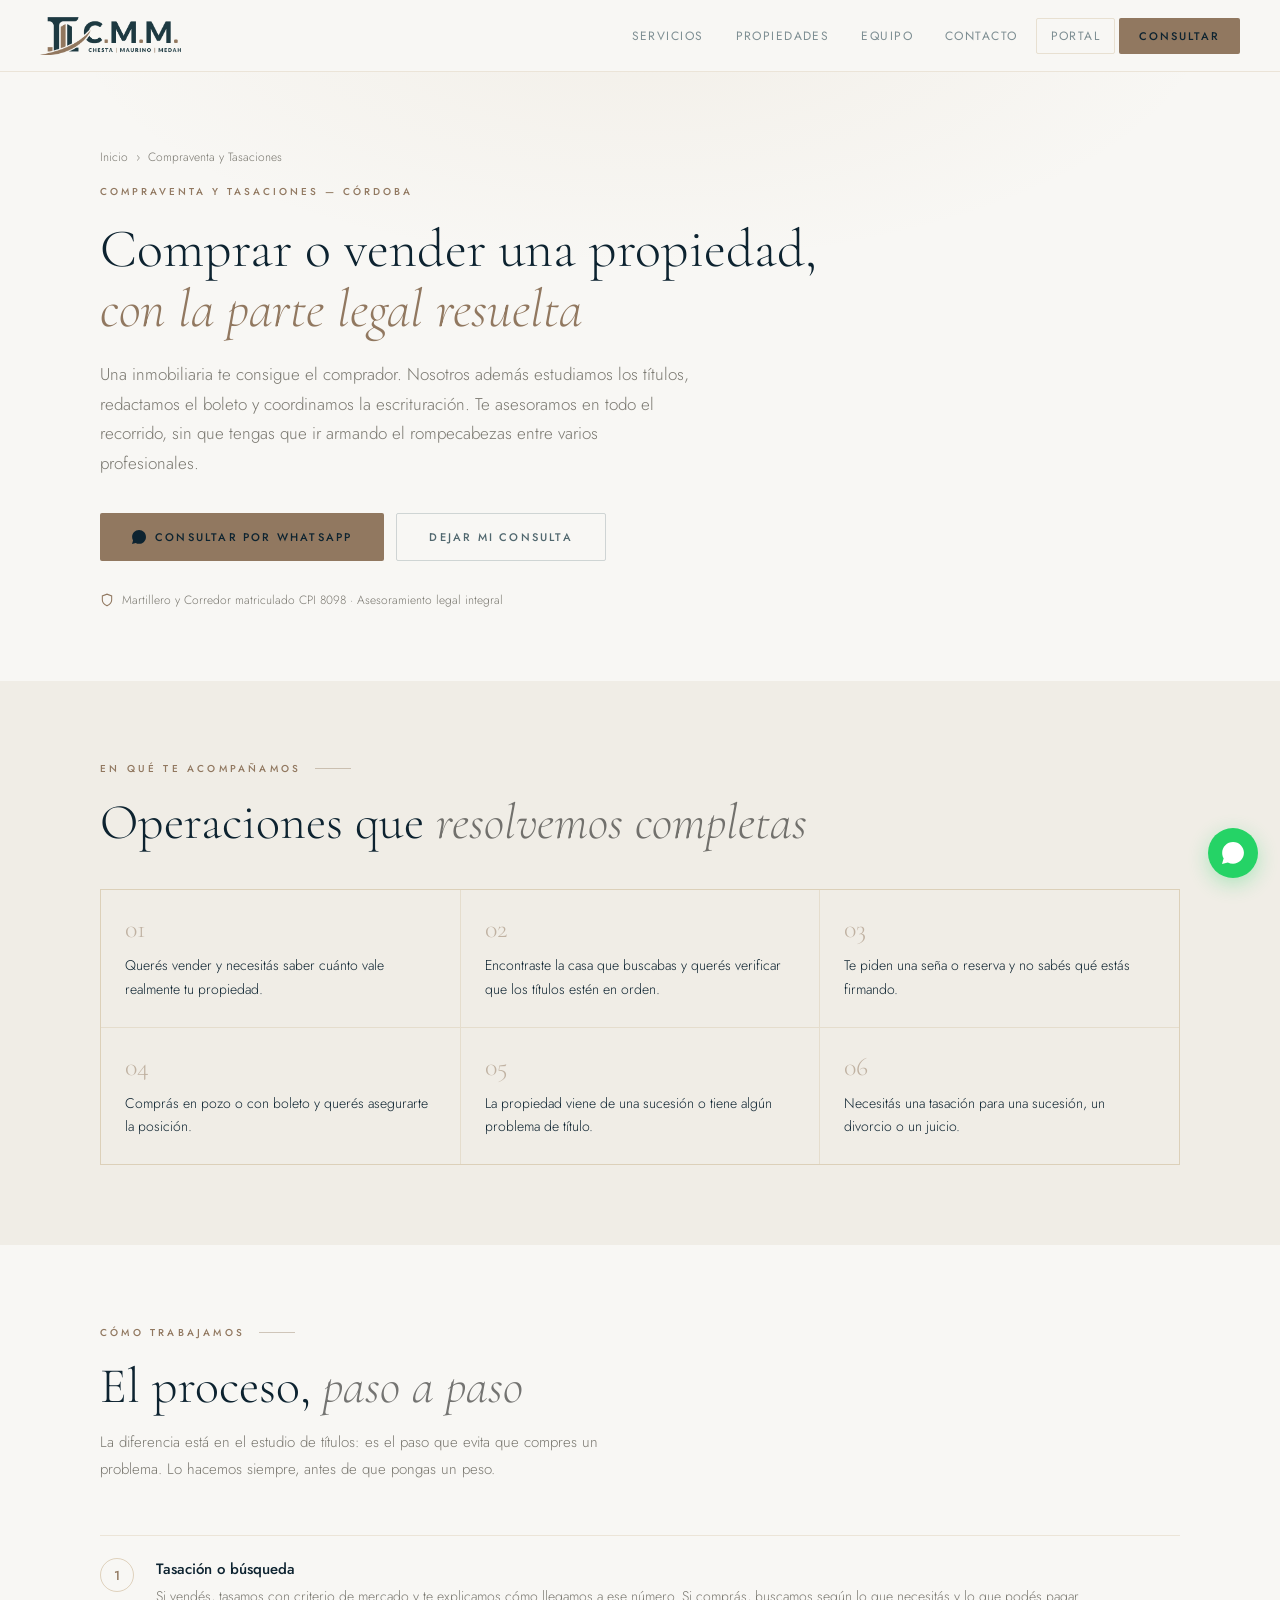
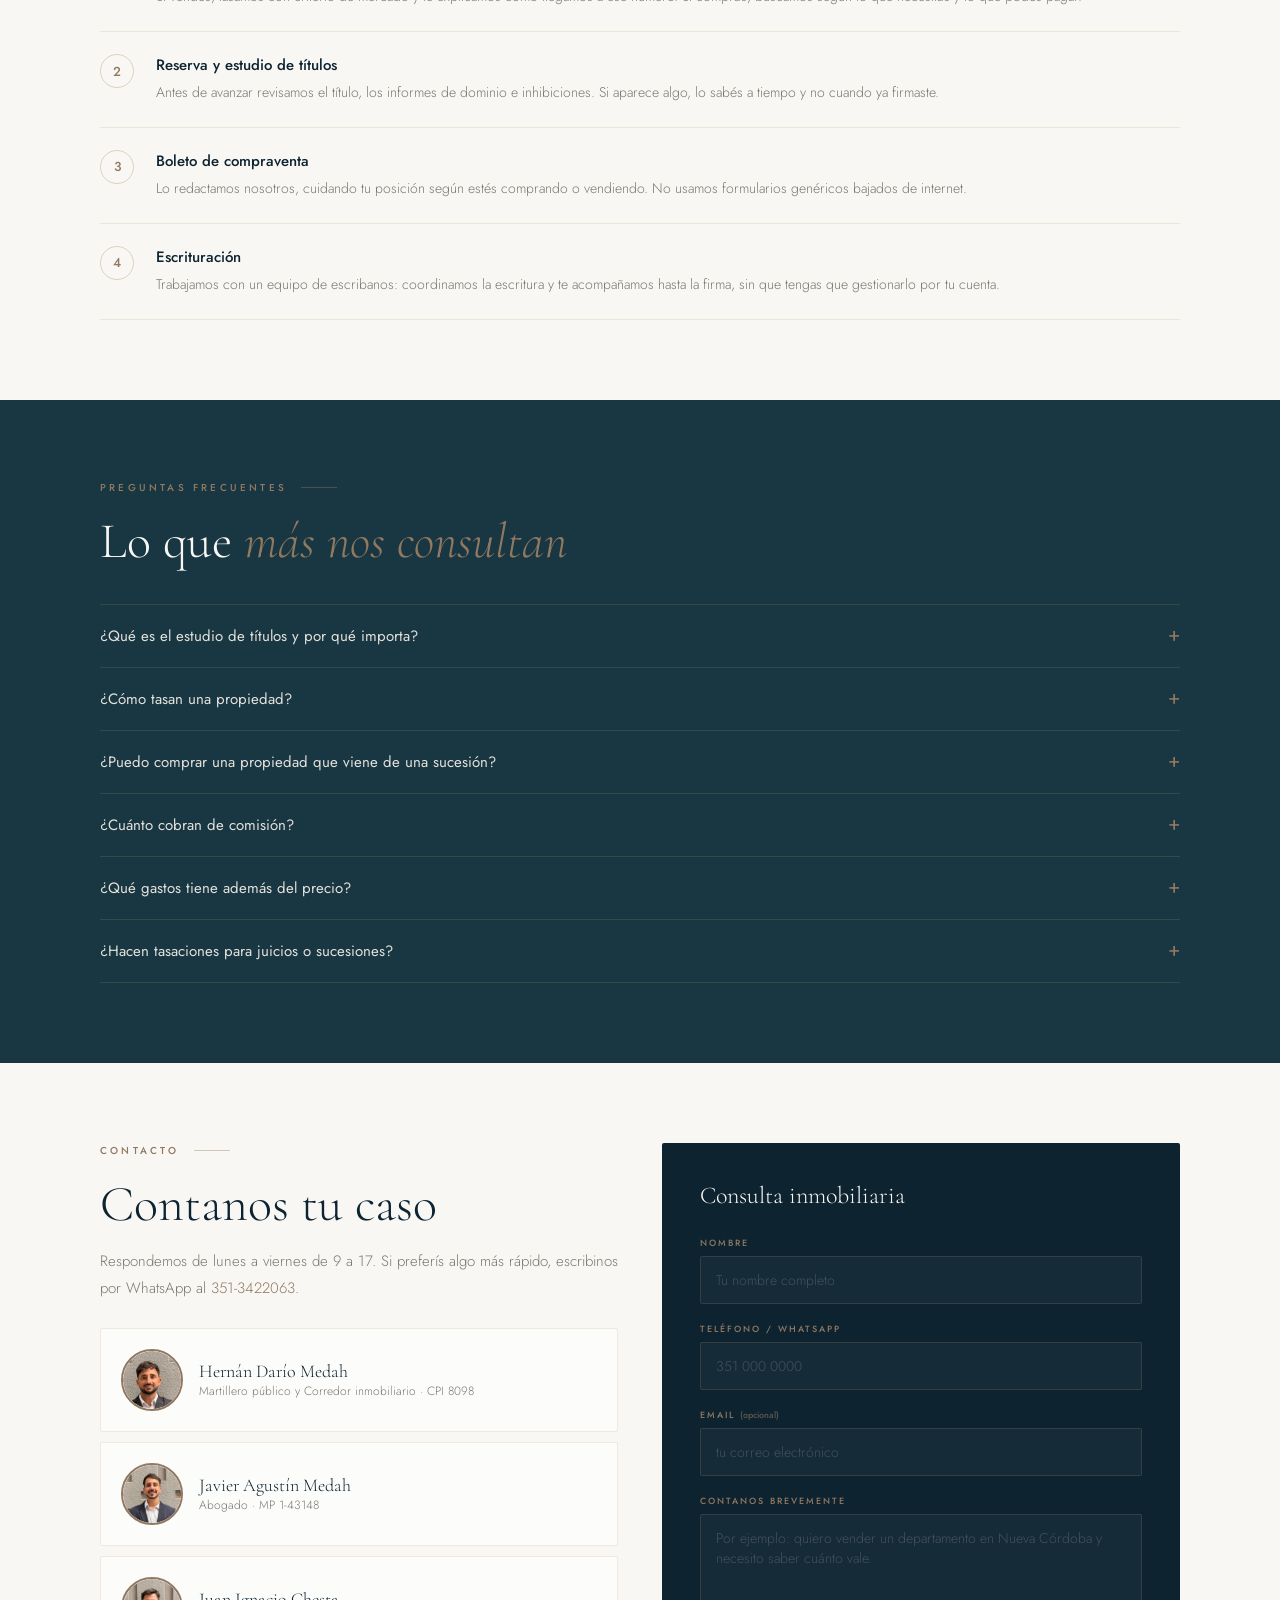
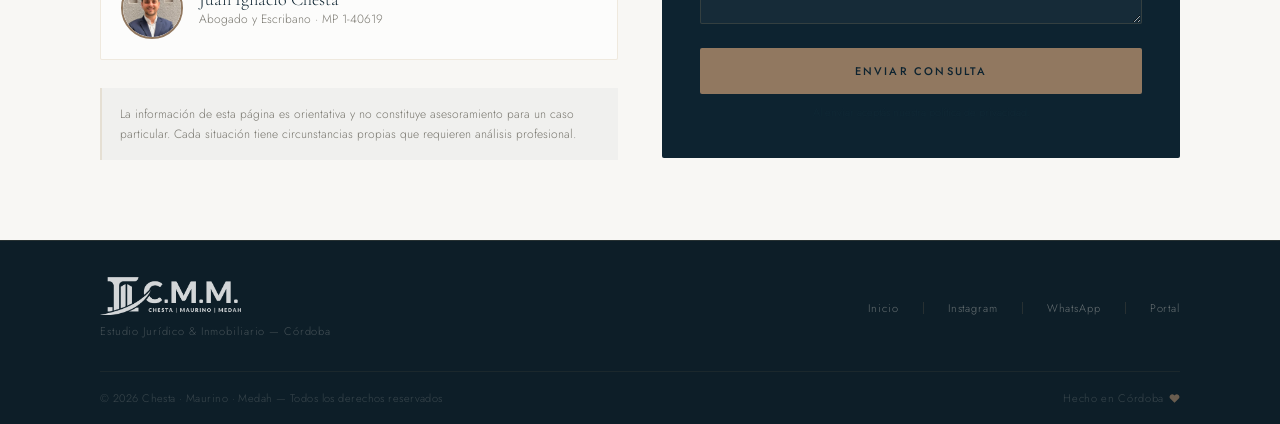
<file: compraventa.html>
<!DOCTYPE html>
<html lang="es">
<head>
  <meta charset="utf-8" />
  <meta name="viewport" content="width=device-width, initial-scale=1" />

  <title>Compraventa y Tasación de Inmuebles en Córdoba | Estudio CMM</title>
  <meta name="description" content="Compra, venta y tasación de propiedades en Córdoba con respaldo jurídico. Estudio de títulos, boleto y escrituración coordinada. Martillero matriculado CPI 8098." />
  <meta name="robots" content="index, follow" />
  <link rel="canonical" href="https://cmmestudio.com.ar/compraventa" />

  <meta property="og:type" content="website" />
  <meta property="og:url" content="https://cmmestudio.com.ar/compraventa" />
  <meta property="og:title" content="Compraventa y Tasación de Inmuebles en Córdoba | CMM" />
  <meta property="og:description" content="Compra, venta y tasación de propiedades en Córdoba con respaldo jurídico. Estudio de títulos, boleto y escrituración coordinada. Martillero matriculado CPI 8098." />
  <meta property="og:image" content="https://cmmestudio.com.ar/og.jpg" />
  <meta property="og:locale" content="es_AR" />
  <meta property="og:site_name" content="Estudio CMM - Chesta, Maurino, Medah" />
  <meta name="application-name" content="Estudio CMM - Chesta, Maurino, Medah" />

  <script type="application/ld+json">
  {
    "@context": "https://schema.org",
    "@type": "LegalService",
    "name": "CMM — Compraventa y Tasaciones",
    "description": "Compra, venta y tasación de propiedades en Córdoba con respaldo jurídico. Estudio de títulos, boleto y escrituración coordinada. Martillero matriculado CPI 8098.",
    "url": "https://cmmestudio.com.ar/compraventa",
    "telephone": "+543513422063",
    "areaServed": { "@type": "City", "name": "Córdoba" },
    "address": {
      "@type": "PostalAddress",
      "streetAddress": "Tucumán 335, Planta Alta",
      "addressLocality": "Córdoba",
      "addressRegion": "Córdoba",
      "addressCountry": "AR"
    },
    "parentOrganization": { "@type": "Organization", "name": "CMM — Estudio Jurídico e Inmobiliario" }
  }
  </script>

  <script type="application/ld+json">
  {
    "@context": "https://schema.org",
    "@type": "FAQPage",
    "mainEntity": [
      { "@type": "Question", "name": "¿Qué es el estudio de títulos y por qué importa?",
        "acceptedAnswer": { "@type": "Answer", "text": "Es la revisión de los antecedentes de la propiedad para confirmar que quien vende puede vender y que el inmueble no arrastra problemas: embargos, hipotecas, sucesiones mal cerradas, medidas cautelares. Es el paso que distingue una operación segura de una apuesta." } },
      { "@type": "Question", "name": "¿Cómo tasan una propiedad?",
        "acceptedAnswer": { "@type": "Answer", "text": "Analizamos la zona, el estado, los metros, lo que se está pidiendo por propiedades comparables y lo que efectivamente se está cerrando, que no siempre es lo mismo. Te entregamos el valor con el razonamiento detrás, no un número suelto." } },
      { "@type": "Question", "name": "¿Puedo comprar una propiedad que viene de una sucesión?",
        "acceptedAnswer": { "@type": "Answer", "text": "Sí, siempre que la sucesión esté en condiciones. Hay que verificar que los herederos estén declarados y habilitados para disponer del bien. Como también tramitamos sucesiones, detectamos rápido si falta algo y qué hace falta para destrabarlo." } },
      { "@type": "Question", "name": "¿Cuánto cobran de comisión?",
        "acceptedAnswer": { "@type": "Answer", "text": "Se acuerda según la operación. A diferencia de otras inmobiliarias no imponemos un porcentaje fijo: lo conversamos antes de empezar y queda claro desde el principio." } },
      { "@type": "Question", "name": "¿Qué gastos tiene además del precio?",
        "acceptedAnswer": { "@type": "Answer", "text": "Suelen intervenir impuesto de sellos, honorarios del escribano, certificados y, según el caso, comisión. Varían según la operación y la provincia. En la primera reunión te armamos el detalle estimado para que no aparezcan sorpresas." } },
      { "@type": "Question", "name": "¿Hacen tasaciones para juicios o sucesiones?",
        "acceptedAnswer": { "@type": "Answer", "text": "Sí. Realizamos tasaciones con matrícula de martillero y corredor público, que es lo que suelen exigir los tribunales y los trámites sucesorios." } }
    ]
  }
  </script>

  <meta name="theme-color" content="#0d2330" />
  <link rel="icon" type="image/png" href="favicon.png" />
  <link rel="preconnect" href="https://fonts.googleapis.com">
  <link rel="preconnect" href="https://fonts.gstatic.com" crossorigin>
  <link href="https://fonts.googleapis.com/css2?family=Cormorant+Garamond:ital,wght@0,300;0,400;0,500;0,600;1,300;1,400&family=Jost:wght@300;400;500;600&display=swap" rel="stylesheet">
  <link rel="stylesheet" href="estilos.css">

  <!-- Google tag (gtag.js) — Google Ads AW-18553859405 -->
  <script async src="https://www.googletagmanager.com/gtag/js?id=AW-18553859405"></script>
  <script>
    window.dataLayer = window.dataLayer || [];
    function gtag(){dataLayer.push(arguments);}
    gtag('js', new Date());
    gtag('config', 'AW-18553859405');
  </script>
</head>
<body>


  <header>
    <a href="/" aria-label="CMM — Inicio">
      <img src="logo-cmm.png" alt="CMM — Estudio Jurídico e Inmobiliario" class="brand-logo" width="898" height="242">
    </a>
    <nav class="main-nav">
      <a href="/#ofrecemos">Servicios</a>
      <a href="/#propiedades">Propiedades</a>
      <a href="/#equipo">Equipo</a>
      <a href="/#contacto">Contacto</a>
      <a href="https://cmmgestion.com.ar/" target="_blank" rel="noopener" class="nav-portal">Portal</a>
      <a href="https://wa.me/543513422063?text=Hola%20CMM%2C%20quiero%20consultar%20por%20una%20compraventa" target="_blank" rel="noopener" class="nav-cta">Consultar</a>
    </nav>
    <button class="hamb" id="hambBtn" aria-label="Menú" aria-expanded="false"><span></span><span></span><span></span></button>
  </header>

  <div class="mobile-menu" id="mobileMenu">
    <a href="/#ofrecemos">Servicios</a>
    <a href="/#propiedades">Propiedades</a>
    <a href="/#equipo">Equipo</a>
    <a href="/#contacto">Contacto</a>
    <a href="https://cmmgestion.com.ar/" target="_blank" rel="noopener">Portal propietarios e inquilinos</a>
    <a href="https://wa.me/543513422063?text=Hola%20CMM%2C%20quiero%20consultar%20por%20una%20compraventa" target="_blank" rel="noopener" class="mobile-cta">Consultar por WhatsApp</a>
  </div>


  <section class="svc-hero">
    <div class="container">
      <p class="svc-migas"><a href="/">Inicio</a> &nbsp;›&nbsp; Compraventa y Tasaciones</p>
      <p class="svc-eyebrow">Compraventa y Tasaciones — Córdoba</p>
      <h1 class="svc-h1">Comprar o vender una propiedad, <em>con la parte legal resuelta</em></h1>
      <p class="svc-lead">Una inmobiliaria te consigue el comprador. Nosotros además estudiamos los títulos, redactamos el boleto y coordinamos la escrituración. Te asesoramos en todo el recorrido, sin que tengas que ir armando el rompecabezas entre varios profesionales.</p>
      <div class="svc-cta-row">
        <a class="btn-gold" href="https://wa.me/543513422063?text=Hola%20CMM%2C%20quiero%20consultar%20por%20una%20compraventa" target="_blank" rel="noopener">
          <svg width="14" height="14" viewBox="0 0 24 24" fill="currentColor"><path d="M20.52 3.48A11.86 11.86 0 0012.07 0C5.51 0 .2 5.31.2 11.87c0 2.09.55 4.14 1.61 5.95L0 24l6.35-1.76c1.74.95 3.7 1.45 5.7 1.45h.01c6.56 0 11.87-5.31 11.87-11.87 0-3.17-1.24-6.16-3.41-8.34z"/></svg>
          Consultar por WhatsApp
        </a>
        <a class="btn-ghost" href="#consulta">Dejar mi consulta</a>
      </div>
      <p class="svc-reaseguro">
        <svg viewBox="0 0 24 24"><path d="M12 22s8-4 8-10V5l-8-3-8 3v7c0 6 8 10 8 10z"/></svg>
        Martillero y Corredor matriculado CPI 8098 · Asesoramiento legal integral
      </p>
    </div>
  </section>

  <section class="svc-casos">
    <div class="container">
      <p class="section-label">En qué te acompañamos</p>
      <h2 class="section-title">Operaciones que <em>resolvemos completas</em></h2>
      <div class="svc-casos-grid">
        <div class="svc-caso"><div class="svc-caso-num">01</div><p>Querés vender y necesitás saber cuánto vale realmente tu propiedad.</p></div>
        <div class="svc-caso"><div class="svc-caso-num">02</div><p>Encontraste la casa que buscabas y querés verificar que los títulos estén en orden.</p></div>
        <div class="svc-caso"><div class="svc-caso-num">03</div><p>Te piden una seña o reserva y no sabés qué estás firmando.</p></div>
        <div class="svc-caso"><div class="svc-caso-num">04</div><p>Comprás en pozo o con boleto y querés asegurarte la posición.</p></div>
        <div class="svc-caso"><div class="svc-caso-num">05</div><p>La propiedad viene de una sucesión o tiene algún problema de título.</p></div>
        <div class="svc-caso"><div class="svc-caso-num">06</div><p>Necesitás una tasación para una sucesión, un divorcio o un juicio.</p></div>
      </div>
    </div>
  </section>

  <section class="svc-pasos">
    <div class="container">
      <p class="section-label">Cómo trabajamos</p>
      <h2 class="section-title">El proceso, <em>paso a paso</em></h2>
      <p class="section-sub">La diferencia está en el estudio de títulos: es el paso que evita que compres un problema. Lo hacemos siempre, antes de que pongas un peso.</p>

      <div class="svc-paso"><div class="svc-paso-n">1</div><div class="svc-paso-txt">
        <h3>Tasación o búsqueda</h3>
        <p>Si vendés, tasamos con criterio de mercado y te explicamos cómo llegamos a ese número. Si comprás, buscamos según lo que necesitás y lo que podés pagar.</p>
      </div></div>
      <div class="svc-paso"><div class="svc-paso-n">2</div><div class="svc-paso-txt">
        <h3>Reserva y estudio de títulos</h3>
        <p>Antes de avanzar revisamos el título, los informes de dominio e inhibiciones. Si aparece algo, lo sabés a tiempo y no cuando ya firmaste.</p>
      </div></div>
      <div class="svc-paso"><div class="svc-paso-n">3</div><div class="svc-paso-txt">
        <h3>Boleto de compraventa</h3>
        <p>Lo redactamos nosotros, cuidando tu posición según estés comprando o vendiendo. No usamos formularios genéricos bajados de internet.</p>
      </div></div>
      <div class="svc-paso"><div class="svc-paso-n">4</div><div class="svc-paso-txt">
        <h3>Escrituración</h3>
        <p>Trabajamos con un equipo de escribanos: coordinamos la escritura y te acompañamos hasta la firma, sin que tengas que gestionarlo por tu cuenta.</p>
      </div></div>
    </div>
  </section>

  <section class="svc-faq">
    <div class="container">
      <p class="section-label">Preguntas frecuentes</p>
      <h2 class="section-title">Lo que <em>más nos consultan</em></h2>

      <details class="svc-faq-item"><summary>¿Qué es el estudio de títulos y por qué importa?</summary>
        <p class="svc-faq-respuesta">Es la revisión de los antecedentes de la propiedad para confirmar que quien vende puede vender y que el inmueble no arrastra problemas: embargos, hipotecas, sucesiones mal cerradas, medidas cautelares. Es el paso que distingue una operación segura de una apuesta.</p></details>

      <details class="svc-faq-item"><summary>¿Cómo tasan una propiedad?</summary>
        <p class="svc-faq-respuesta">Analizamos la zona, el estado, los metros, lo que se está pidiendo por propiedades comparables y lo que efectivamente se está cerrando, que no siempre es lo mismo. Te entregamos el valor con el razonamiento detrás, no un número suelto.</p></details>

      <details class="svc-faq-item"><summary>¿Puedo comprar una propiedad que viene de una sucesión?</summary>
        <p class="svc-faq-respuesta">Sí, siempre que la sucesión esté en condiciones. Hay que verificar que los herederos estén declarados y habilitados para disponer del bien. Como también tramitamos sucesiones, detectamos rápido si falta algo y qué hace falta para destrabarlo.</p></details>

      <details class="svc-faq-item"><summary>¿Cuánto cobran de comisión?</summary>
        <p class="svc-faq-respuesta">Se acuerda según la operación. A diferencia de otras inmobiliarias no imponemos un porcentaje fijo: lo conversamos antes de empezar y queda claro desde el principio.</p></details>

      <details class="svc-faq-item"><summary>¿Qué gastos tiene además del precio?</summary>
        <p class="svc-faq-respuesta">Suelen intervenir impuesto de sellos, honorarios del escribano, certificados y, según el caso, comisión. Varían según la operación y la provincia. En la primera reunión te armamos el detalle estimado para que no aparezcan sorpresas.</p></details>

      <details class="svc-faq-item"><summary>¿Hacen tasaciones para juicios o sucesiones?</summary>
        <p class="svc-faq-respuesta">Sí. Realizamos tasaciones con matrícula de martillero y corredor público, que es lo que suelen exigir los tribunales y los trámites sucesorios.</p></details>
    </div>
  </section>

  <section class="svc-cierre" id="consulta">
    <div class="container">
      <div class="svc-cierre-grid">
        <div>
          <p class="section-label">Contacto</p>
          <h2 class="section-title">Contanos tu caso</h2>
          <p class="section-sub" style="margin-bottom:0">
            Respondemos de lunes a viernes de 9 a 17. Si preferís algo más rápido,
            escribinos por WhatsApp al <a href="https://wa.me/543513422063" target="_blank" rel="noopener" style="color:var(--dorado)">351-3422063</a>.
          </p>

          <div class="svc-profesional">
            <img src="foto-hernan.webp" alt="Hernán Darío Medah" width="300" height="300" loading="lazy">
            <div>
              <div class="svc-profesional-nombre">Hernán Darío Medah</div>
              <div class="svc-profesional-rol">Martillero público y Corredor inmobiliario · CPI 8098</div>
            </div>
          </div>

          <div class="svc-profesional">
            <img src="foto-javi.webp" alt="Javier Agustín Medah" width="300" height="300" loading="lazy">
            <div>
              <div class="svc-profesional-nombre">Javier Agustín Medah</div>
              <div class="svc-profesional-rol">Abogado · MP 1-43148</div>
            </div>
          </div>

          <div class="svc-profesional">
            <img src="foto-juani.webp" alt="Juan Ignacio Chesta" width="300" height="300" loading="lazy">
            <div>
              <div class="svc-profesional-nombre">Juan Ignacio Chesta</div>
              <div class="svc-profesional-rol">Abogado y Escribano · MP 1-40619</div>
            </div>
          </div>

          <p class="svc-disclaimer">
            La información de esta página es orientativa y no constituye asesoramiento
            para un caso particular. Cada situación tiene circunstancias propias que
            requieren análisis profesional.
          </p>
        </div>

        <div class="contact-form-wrap">
          <p class="contact-form-title">Consulta inmobiliaria</p>
          <form name="consulta-servicio" method="POST" data-netlify="true" netlify-honeypot="apellido-2">
            <input type="hidden" name="form-name" value="consulta-servicio">
            <input type="hidden" name="servicio" value="Compraventa y tasaciones">
            <p hidden><label>No completar: <input name="apellido-2"></label></p>
            <div class="form-field">
              <label>Nombre</label>
              <input required name="nombre" type="text" placeholder="Tu nombre completo">
            </div>
            <div class="form-field">
              <label>Teléfono / WhatsApp</label>
              <input required name="telefono" type="tel" autocomplete="tel" placeholder="351 000 0000">
            </div>
            <div class="form-field">
              <label>Email <span style="text-transform:none;letter-spacing:0;opacity:.6">(opcional)</span></label>
              <input name="email" type="email" autocomplete="email" placeholder="tu correo electrónico">
            </div>
            <div class="form-field">
              <label>Contanos brevemente</label>
              <textarea required name="mensaje" placeholder="Por ejemplo: quiero vender un departamento en Nueva Córdoba y necesito saber cuánto vale."></textarea>
            </div>
            <button class="form-submit" type="submit">Enviar consulta</button>
            <p class="form-note">Al enviar aceptás nuestra política de privacidad.</p>
          </form>
        </div>
      </div>
    </div>
  </section>

  <footer>
    <div class="footer-inner">
      <div class="footer-top">
        <div class="footer-brand">
          <img src="logo-cmm.png" alt="CMM — Estudio Jurídico e Inmobiliario" class="footer-logo" width="898" height="242" loading="lazy">
          <span class="footer-tagline">Estudio Jurídico &amp; Inmobiliario — Córdoba</span>
        </div>
        <div class="footer-links">
          <a href="/">Inicio</a>
          <div class="footer-link-sep"></div>
          <a href="https://www.instagram.com/estudiocmm/" target="_blank" rel="noopener">Instagram</a>
          <div class="footer-link-sep"></div>
          <a href="https://wa.me/543513422063" target="_blank" rel="noopener">WhatsApp</a>
          <div class="footer-link-sep"></div>
          <a href="https://cmmgestion.com.ar/" target="_blank" rel="noopener">Portal</a>
        </div>
      </div>
      <div class="footer-bottom">
        <span class="footer-text">© <span id="y"></span> Chesta · Maurino · Medah — Todos los derechos reservados</span>
        <span class="footer-hecho">Hecho en Córdoba
          <svg viewBox="0 0 24 24"><path d="M20.84 4.61a5.5 5.5 0 0 0-7.78 0L12 5.67l-1.06-1.06a5.5 5.5 0 0 0-7.78 7.78l1.06 1.06L12 21.23l7.78-7.78 1.06-1.06a5.5 5.5 0 0 0 0-7.78z"/></svg>
        </span>
      </div>
    </div>
  </footer>

  <div class="float-wa">
    <a href="https://wa.me/543513422063?text=Hola%20CMM%2C%20quiero%20consultar%20por%20una%20compraventa" target="_blank" rel="noopener" aria-label="WhatsApp CMM">
      <svg xmlns='http://www.w3.org/2000/svg' width='22' height='22' viewBox='0 0 24 24' fill='white'><path d='M20.52 3.48A11.86 11.86 0 0012.07 0C5.51 0 .2 5.31.2 11.87c0 2.09.55 4.14 1.61 5.95L0 24l6.35-1.76c1.74.95 3.7 1.45 5.7 1.45h.01c6.56 0 11.87-5.31 11.87-11.87 0-3.17-1.24-6.16-3.41-8.34z'/></svg>
    </a>
  </div>

  <div class="sticky-cta">
    <a class="scta-wa" href="https://wa.me/543513422063?text=Hola%20CMM%2C%20quiero%20consultar%20por%20una%20compraventa" target="_blank" rel="noopener">WhatsApp</a>
    <a class="scta-cal" href="tel:+543513422063">Llamar</a>
  </div>

  <script>
    document.getElementById('y').textContent = new Date().getFullYear();
    var hb = document.getElementById('hambBtn'), mm = document.getElementById('mobileMenu');
    if (hb && mm) {
      hb.addEventListener('click', function() {
        var abierto = mm.classList.toggle('open');
        hb.setAttribute('aria-expanded', abierto);
      });
      mm.querySelectorAll('a').forEach(function(a) {
        a.addEventListener('click', function() { mm.classList.remove('open'); hb.setAttribute('aria-expanded', false); });
      });
    }
  </script>
  <script src="conversiones.js" defer></script>
</body>
</html>
</file>
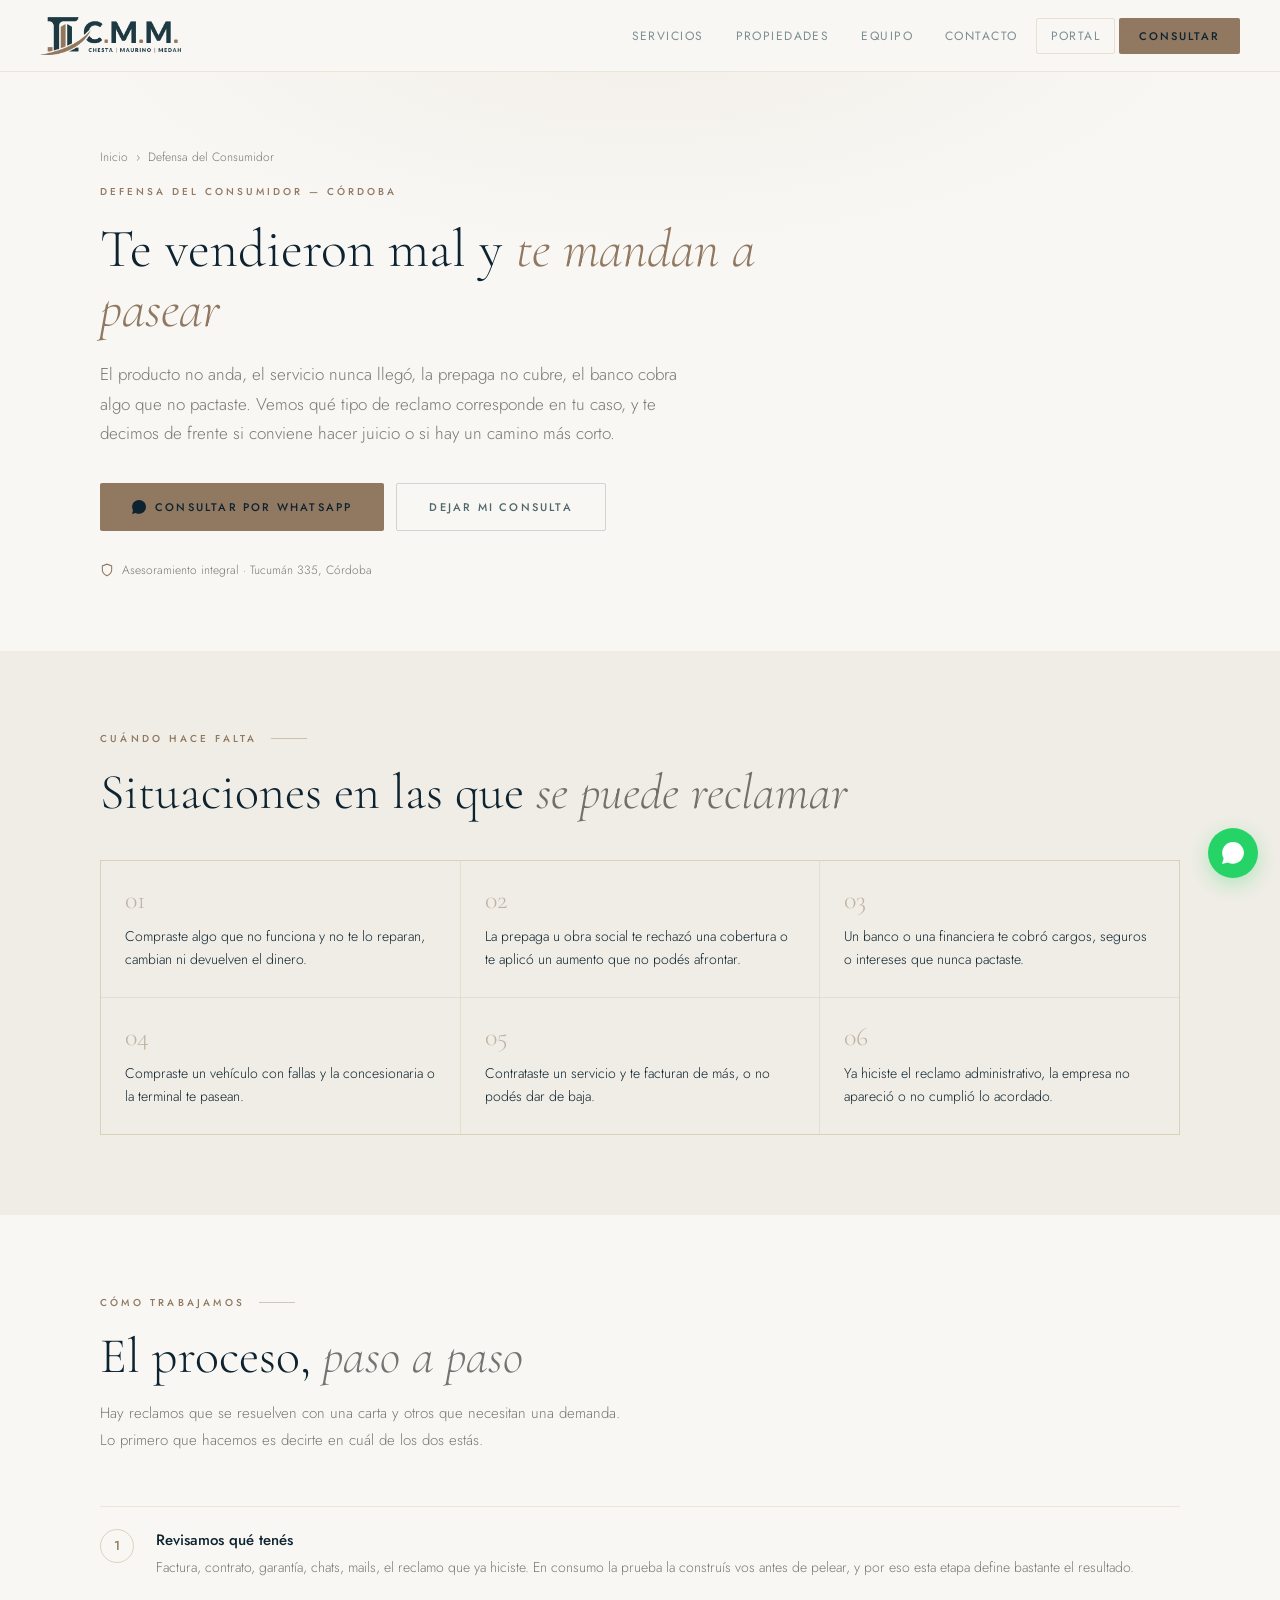
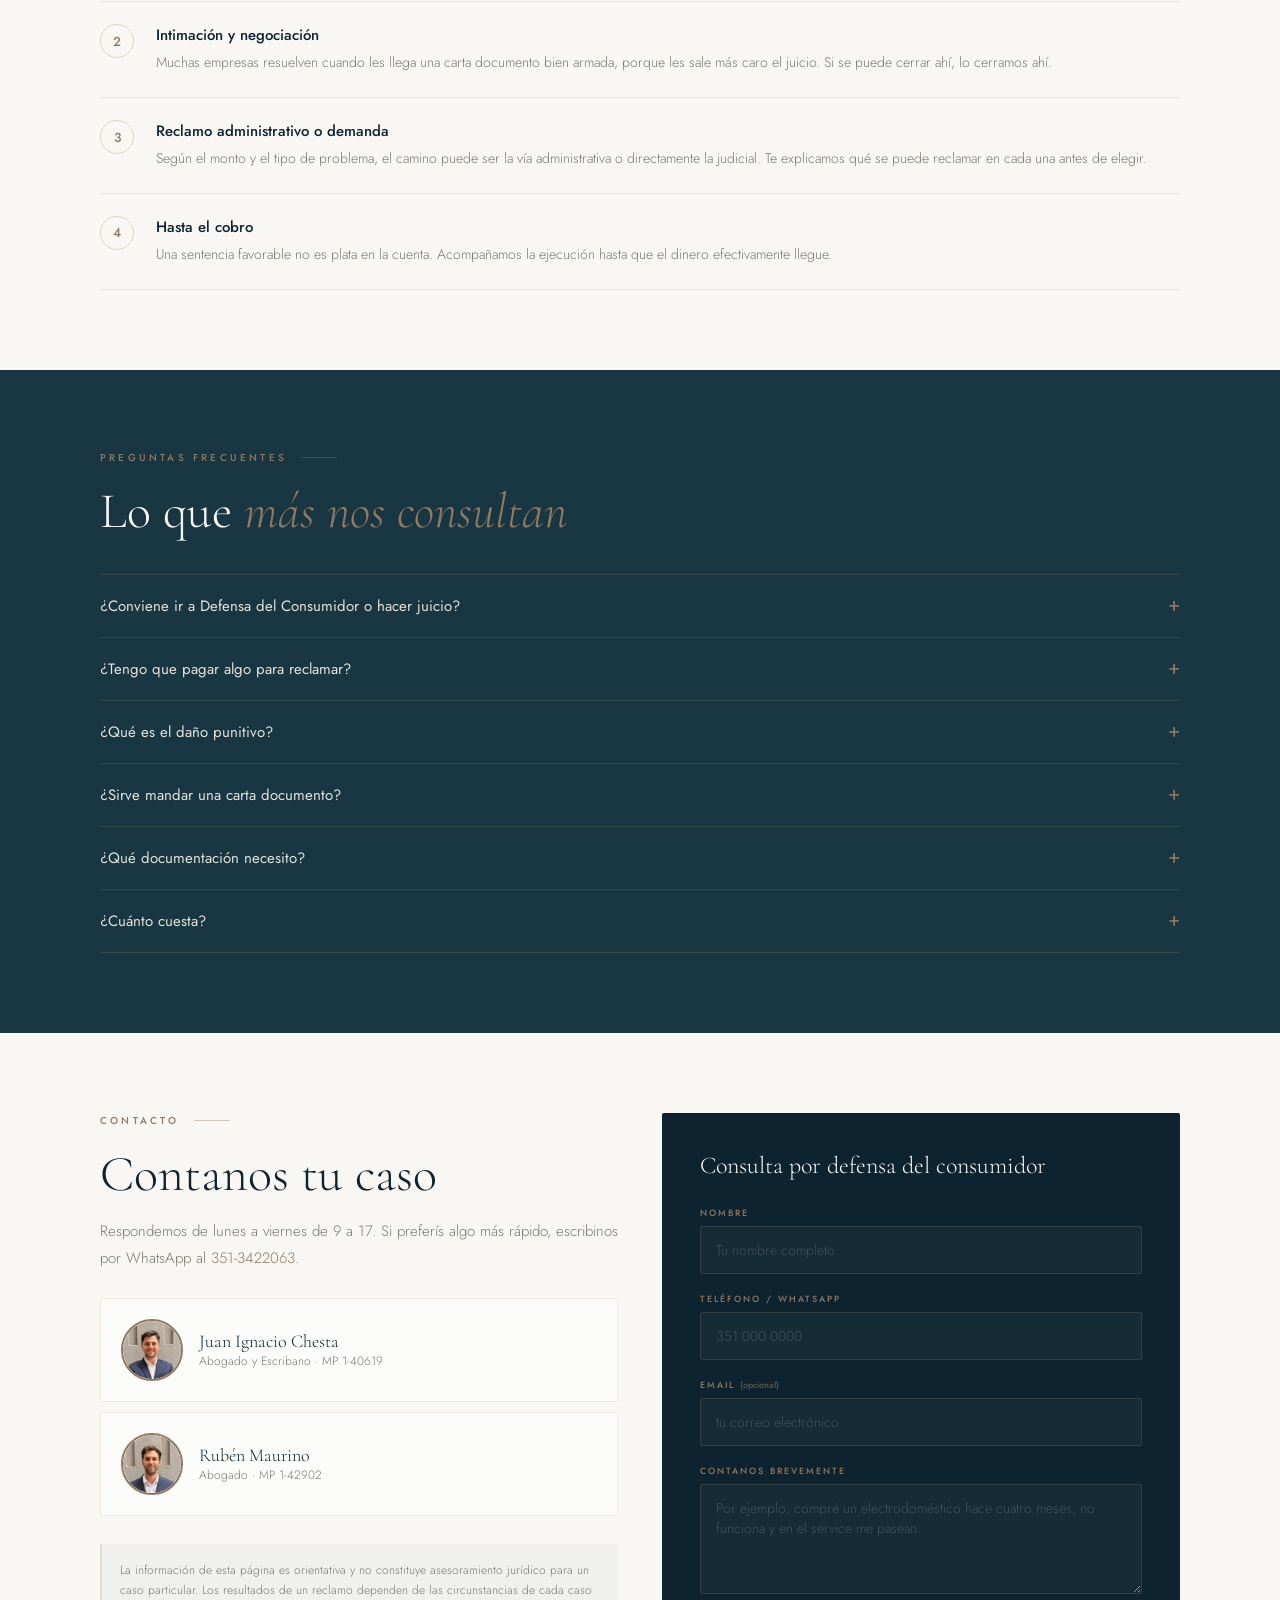
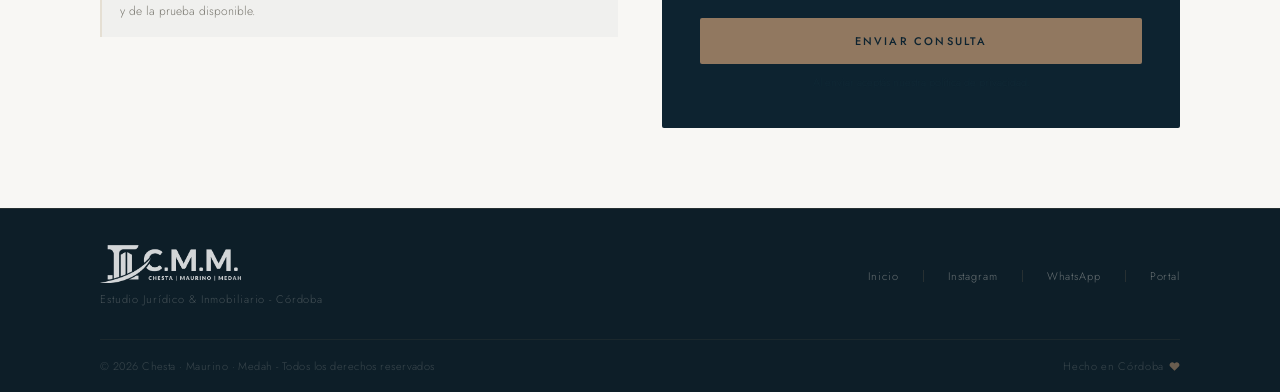
<file: consumidor.html>
<!DOCTYPE html>
<html lang="es">
<head>
  <meta charset="utf-8" />
  <meta name="viewport" content="width=device-width, initial-scale=1" />

  <title>Defensa del Consumidor en Córdoba | Reclamos y Demandas | Estudio CMM</title>
  <meta name="description" content="Reclamos contra empresas, bancos, prepagas y automotrices en Córdoba. Te decimos cuándo conviene el reclamo gratuito y cuándo conviene demandar." />
  <meta name="robots" content="index, follow" />
  <link rel="canonical" href="https://cmmestudio.com.ar/consumidor" />

  <meta property="og:type" content="website" />
  <meta property="og:url" content="https://cmmestudio.com.ar/consumidor" />
  <meta property="og:title" content="Defensa del Consumidor en Córdoba | CMM" />
  <meta property="og:description" content="Te vendieron mal, no te lo reparan o la prepaga no cubre. Vemos si tu caso justifica una demanda o alcanza con el reclamo administrativo." />
  <meta property="og:image" content="https://cmmestudio.com.ar/og.jpg" />
  <meta property="og:locale" content="es_AR" />
  <meta property="og:site_name" content="Estudio CMM - Chesta, Maurino, Medah" />
  <meta name="application-name" content="Estudio CMM - Chesta, Maurino, Medah" />

  <script type="application/ld+json">
{
  "@context": "https://schema.org",
  "@type": "LegalService",
  "name": "CMM — Defensa del Consumidor",
  "description": "Reclamos y demandas por derechos del consumidor en Córdoba, Argentina.",
  "url": "https://cmmestudio.com.ar/consumidor",
  "telephone": "+543513422063",
  "areaServed": {
    "@type": "City",
    "name": "Córdoba"
  },
  "address": {
    "@type": "PostalAddress",
    "streetAddress": "Tucumán 335, Planta Alta",
    "addressLocality": "Córdoba",
    "addressRegion": "Córdoba",
    "addressCountry": "AR"
  },
  "parentOrganization": {
    "@type": "Organization",
    "name": "CMM — Estudio Jurídico e Inmobiliario"
  }
}
  </script>

  <script type="application/ld+json">
{
  "@context": "https://schema.org",
  "@type": "FAQPage",
  "mainEntity": [
    {
      "@type": "Question",
      "name": "¿Conviene ir a Defensa del Consumidor o hacer juicio?",
      "acceptedAnswer": {
        "@type": "Answer",
        "text": "Depende del monto y de la empresa. El reclamo ante la autoridad de aplicación es gratuito y no necesitás abogado, y para montos chicos muchas veces es el camino sensato: te lo vamos a decir aunque signifique que no nos contrates. Cuando el daño es importante, cuando la empresa ya incumplió un acuerdo o cuando hay rubros que la vía administrativa no cubre, la demanda judicial rinde más."
      }
    },
    {
      "@type": "Question",
      "name": "¿Tengo que pagar algo para reclamar?",
      "acceptedAnswer": {
        "@type": "Answer",
        "text": "El reclamo administrativo es gratuito. En la vía judicial las relaciones de consumo tienen un régimen de beneficio de justicia gratuita, que no cubre exactamente lo mismo en todos los casos. Te explicamos qué alcanza y qué no antes de empezar."
      }
    },
    {
      "@type": "Question",
      "name": "¿Qué es el daño punitivo?",
      "acceptedAnswer": {
        "@type": "Answer",
        "text": "Es una multa civil que la ley prevé a favor del consumidor cuando el proveedor actuó con grave desinterés por sus derechos. No se aplica en todos los casos ni de manera automática: la fija el juez según la gravedad de la conducta. Nadie te puede prometer un monto de antemano."
      }
    },
    {
      "@type": "Question",
      "name": "¿Sirve mandar una carta documento?",
      "acceptedAnswer": {
        "@type": "Answer",
        "text": "Sirve, y en consumo muchas veces es el punto de inflexión. Pero una carta mal redactada puede dejarte peor parado de lo que estabas, porque fija tu posición y después cuesta corregirla. Conviene que la escriba alguien que sepa qué vas a tener que probar después."
      }
    },
    {
      "@type": "Question",
      "name": "¿Qué documentación necesito?",
      "acceptedAnswer": {
        "@type": "Answer",
        "text": "Todo lo que tengas: factura o ticket, contrato, certificado de garantía, publicidad con la que te vendieron, intercambios por mail o WhatsApp, los números de reclamo que te dieron. Si falta algo no te frenes, traé lo que haya y vemos."
      }
    }
  ]
}
  </script>

  <meta name="theme-color" content="#0d2330" />
  <link rel="icon" type="image/png" href="favicon.png" />
  <link rel="preconnect" href="https://fonts.googleapis.com">
  <link rel="preconnect" href="https://fonts.gstatic.com" crossorigin>
  <link href="https://fonts.googleapis.com/css2?family=Cormorant+Garamond:ital,wght@0,300;0,400;0,500;0,600;1,300;1,400&family=Jost:wght@300;400;500;600&display=swap" rel="stylesheet">
  <link rel="stylesheet" href="estilos.css">

  <!-- Google tag (gtag.js) - Google Ads AW-18553859405 -->
  <script async src="https://www.googletagmanager.com/gtag/js?id=AW-18553859405"></script>
  <script>
    window.dataLayer = window.dataLayer || [];
    function gtag(){dataLayer.push(arguments);}
    gtag('js', new Date());
    gtag('config', 'AW-18553859405');
  </script>
</head>
<body>

  <header>
    <a href="/" aria-label="CMM - Inicio">
      <img src="logo-cmm.png" alt="CMM - Estudio Jurídico e Inmobiliario" class="brand-logo" width="898" height="242">
    </a>
    <nav class="main-nav">
      <a href="/#ofrecemos">Servicios</a>
      <a href="/#propiedades">Propiedades</a>
      <a href="/#equipo">Equipo</a>
      <a href="/#contacto">Contacto</a>
      <a href="https://cmmgestion.com.ar/" target="_blank" rel="noopener" class="nav-portal">Portal</a>
      <a href="https://wa.me/543513422063?text=Hola%20CMM%2C%20necesito%20asesoramiento%20por%20un%20reclamo%20de%20consumidor" target="_blank" rel="noopener" class="nav-cta">Consultar</a>
    </nav>
    <button class="hamb" id="hambBtn" aria-label="Menú" aria-expanded="false"><span></span><span></span><span></span></button>
  </header>

  <div class="mobile-menu" id="mobileMenu">
    <a href="/#ofrecemos">Servicios</a>
    <a href="/#propiedades">Propiedades</a>
    <a href="/#equipo">Equipo</a>
    <a href="/#contacto">Contacto</a>
    <a href="https://cmmgestion.com.ar/" target="_blank" rel="noopener">Portal propietarios e inquilinos</a>
    <a href="https://wa.me/543513422063?text=Hola%20CMM%2C%20necesito%20asesoramiento%20por%20un%20reclamo%20de%20consumidor" target="_blank" rel="noopener" class="mobile-cta">Consultar por WhatsApp</a>
  </div>

  <section class="svc-hero">
    <div class="container">
      <p class="svc-migas"><a href="/">Inicio</a> &nbsp;›&nbsp; Defensa del Consumidor</p>
      <p class="svc-eyebrow">Defensa del Consumidor — Córdoba</p>
      <h1 class="svc-h1">Te vendieron mal y <em>te mandan a pasear</em></h1>
      <p class="svc-lead">
        El producto no anda, el servicio nunca llegó, la prepaga no cubre, el banco cobra algo que no pactaste. Vemos qué tipo de reclamo corresponde en tu caso, y te decimos de frente si conviene hacer juicio o si hay un camino más corto.
      </p>
      <div class="svc-cta-row">
        <a class="btn-gold" href="https://wa.me/543513422063?text=Hola%20CMM%2C%20necesito%20asesoramiento%20por%20un%20reclamo%20de%20consumidor" target="_blank" rel="noopener">
          <svg width="14" height="14" viewBox="0 0 24 24" fill="currentColor"><path d="M20.52 3.48A11.86 11.86 0 0012.07 0C5.51 0 .2 5.31.2 11.87c0 2.09.55 4.14 1.61 5.95L0 24l6.35-1.76c1.74.95 3.7 1.45 5.7 1.45h.01c6.56 0 11.87-5.31 11.87-11.87 0-3.17-1.24-6.16-3.41-8.34z"/></svg>
          Consultar por WhatsApp
        </a>
        <a class="btn-ghost" href="#consulta">Dejar mi consulta</a>
      </div>
      <p class="svc-reaseguro">
        <svg viewBox="0 0 24 24"><path d="M12 22s8-4 8-10V5l-8-3-8 3v7c0 6 8 10 8 10z"/></svg>
        Asesoramiento integral · Tucumán 335, Córdoba
      </p>
    </div>
  </section>

  <section class="svc-casos">
    <div class="container">
      <p class="section-label">Cuándo hace falta</p>
      <h2 class="section-title">Situaciones en las que <em>se puede reclamar</em></h2>
      <div class="svc-casos-grid">
        <div class="svc-caso"><div class="svc-caso-num">01</div><p>Compraste algo que no funciona y no te lo reparan, cambian ni devuelven el dinero.</p></div>
        <div class="svc-caso"><div class="svc-caso-num">02</div><p>La prepaga u obra social te rechazó una cobertura o te aplicó un aumento que no podés afrontar.</p></div>
        <div class="svc-caso"><div class="svc-caso-num">03</div><p>Un banco o una financiera te cobró cargos, seguros o intereses que nunca pactaste.</p></div>
        <div class="svc-caso"><div class="svc-caso-num">04</div><p>Compraste un vehículo con fallas y la concesionaria o la terminal te pasean.</p></div>
        <div class="svc-caso"><div class="svc-caso-num">05</div><p>Contrataste un servicio y te facturan de más, o no podés dar de baja.</p></div>
        <div class="svc-caso"><div class="svc-caso-num">06</div><p>Ya hiciste el reclamo administrativo, la empresa no apareció o no cumplió lo acordado.</p></div>
      </div>
    </div>
  </section>

  <section class="svc-pasos">
    <div class="container">
      <p class="section-label">Cómo trabajamos</p>
      <h2 class="section-title">El proceso, <em>paso a paso</em></h2>
      <p class="section-sub">Hay reclamos que se resuelven con una carta y otros que necesitan una demanda. Lo primero que hacemos es decirte en cuál de los dos estás.</p>

      <div class="svc-paso"><div class="svc-paso-n">1</div><div class="svc-paso-txt">
        <h3>Revisamos qué tenés</h3>
        <p>Factura, contrato, garantía, chats, mails, el reclamo que ya hiciste. En consumo la prueba la construís vos antes de pelear, y por eso esta etapa define bastante el resultado.</p>
      </div></div>
      <div class="svc-paso"><div class="svc-paso-n">2</div><div class="svc-paso-txt">
        <h3>Intimación y negociación</h3>
        <p>Muchas empresas resuelven cuando les llega una carta documento bien armada, porque les sale más caro el juicio. Si se puede cerrar ahí, lo cerramos ahí.</p>
      </div></div>
      <div class="svc-paso"><div class="svc-paso-n">3</div><div class="svc-paso-txt">
        <h3>Reclamo administrativo o demanda</h3>
        <p>Según el monto y el tipo de problema, el camino puede ser la vía administrativa o directamente la judicial. Te explicamos qué se puede reclamar en cada una antes de elegir.</p>
      </div></div>
      <div class="svc-paso"><div class="svc-paso-n">4</div><div class="svc-paso-txt">
        <h3>Hasta el cobro</h3>
        <p>Una sentencia favorable no es plata en la cuenta. Acompañamos la ejecución hasta que el dinero efectivamente llegue.</p>
      </div></div>
    </div>
  </section>

  <section class="svc-faq">
    <div class="container">
      <p class="section-label">Preguntas frecuentes</p>
      <h2 class="section-title">Lo que <em>más nos consultan</em></h2>

      <details class="svc-faq-item"><summary>¿Conviene ir a Defensa del Consumidor o hacer juicio?</summary>
        <p class="svc-faq-respuesta">Depende del monto y de la empresa. El reclamo ante la autoridad de aplicación es gratuito y no necesitás abogado, y para montos chicos muchas veces es el camino sensato: te lo vamos a decir aunque signifique que no nos contrates. Cuando el daño es importante, cuando la empresa ya incumplió un acuerdo o cuando hay rubros que la vía administrativa no cubre, la demanda judicial rinde más.</p></details>

      <details class="svc-faq-item"><summary>¿Tengo que pagar algo para reclamar?</summary>
        <p class="svc-faq-respuesta">El reclamo administrativo es gratuito. En la vía judicial las relaciones de consumo tienen un régimen de beneficio de justicia gratuita, que no cubre exactamente lo mismo en todos los casos. Te explicamos qué alcanza y qué no antes de empezar.</p></details>

      <details class="svc-faq-item"><summary>¿Qué es el daño punitivo?</summary>
        <p class="svc-faq-respuesta">Es una multa civil que la ley prevé a favor del consumidor cuando el proveedor actuó con grave desinterés por sus derechos. No se aplica en todos los casos ni de manera automática: la fija el juez según la gravedad de la conducta. Nadie te puede prometer un monto de antemano.</p></details>

      <details class="svc-faq-item"><summary>¿Sirve mandar una carta documento?</summary>
        <p class="svc-faq-respuesta">Sirve, y en consumo muchas veces es el punto de inflexión. Pero una carta mal redactada puede dejarte peor parado de lo que estabas, porque fija tu posición y después cuesta corregirla. Conviene que la escriba alguien que sepa qué vas a tener que probar después.</p></details>

      <details class="svc-faq-item"><summary>¿Qué documentación necesito?</summary>
        <p class="svc-faq-respuesta">Todo lo que tengas: factura o ticket, contrato, certificado de garantía, publicidad con la que te vendieron, intercambios por mail o WhatsApp, los números de reclamo que te dieron. Si falta algo no te frenes, traé lo que haya y vemos.</p></details>

      <details class="svc-faq-item"><summary>¿Cuánto cuesta?</summary>
        <p class="svc-faq-respuesta">Depende del tipo de reclamo y de la vía que corresponda. En la primera consulta te decimos qué camino conviene y cuánto implica cada uno, sin compromiso.</p></details>

    </div>
  </section>

  <section class="svc-cierre" id="consulta">
    <div class="container">
      <div class="svc-cierre-grid">
        <div>
          <p class="section-label">Contacto</p>
          <h2 class="section-title">Contanos tu caso</h2>
          <p class="section-sub" style="margin-bottom:0">
            Respondemos de lunes a viernes de 9 a 17. Si preferís algo más rápido,
            escribinos por WhatsApp al <a href="https://wa.me/543513422063" target="_blank" rel="noopener" style="color:var(--dorado)">351-3422063</a>.
          </p>

          <div class="svc-profesional">
            <img src="foto-juani.webp" alt="Juan Ignacio Chesta" width="300" height="300" loading="lazy">
            <div>
              <div class="svc-profesional-nombre">Juan Ignacio Chesta</div>
              <div class="svc-profesional-rol">Abogado y Escribano · MP 1-40619</div>
            </div>
          </div>

          <div class="svc-profesional">
            <img src="foto-benja.webp" alt="Ruben Maurino" width="300" height="300" loading="lazy">
            <div>
              <div class="svc-profesional-nombre">Rubén Maurino</div>
              <div class="svc-profesional-rol">Abogado · MP 1-42902</div>
            </div>
          </div>

          <p class="svc-disclaimer">
            La información de esta página es orientativa y no constituye asesoramiento jurídico para un caso particular. Los resultados de un reclamo dependen de las circunstancias de cada caso y de la prueba disponible.
          </p>
        </div>

        <div class="contact-form-wrap">
          <p class="contact-form-title">Consulta por defensa del consumidor</p>
          <form name="consulta-servicio" method="POST" data-netlify="true" netlify-honeypot="apellido-2">
            <input type="hidden" name="form-name" value="consulta-servicio">
            <input type="hidden" name="servicio" value="Defensa del Consumidor">
            <p hidden><label>No completar: <input name="apellido-2"></label></p>
            <div class="form-field">
              <label>Nombre</label>
              <input required name="nombre" type="text" placeholder="Tu nombre completo">
            </div>
            <div class="form-field">
              <label>Teléfono / WhatsApp</label>
              <input required name="telefono" type="tel" autocomplete="tel" placeholder="351 000 0000">
            </div>
            <div class="form-field">
              <label>Email <span style="text-transform:none;letter-spacing:0;opacity:.6">(opcional)</span></label>
              <input name="email" type="email" autocomplete="email" placeholder="tu correo electrónico">
            </div>
            <div class="form-field">
              <label>Contanos brevemente</label>
              <textarea required name="mensaje" placeholder="Por ejemplo: compré un electrodoméstico hace cuatro meses, no funciona y en el service me pasean."></textarea>
            </div>
            <button class="form-submit" type="submit">Enviar consulta</button>
            <p class="form-note">Al enviar aceptás nuestra política de privacidad.</p>
          </form>
        </div>
      </div>
    </div>
  </section>

  <footer>
    <div class="footer-inner">
      <div class="footer-top">
        <div class="footer-brand">
          <img src="logo-cmm.png" alt="CMM - Estudio Jurídico e Inmobiliario" class="footer-logo" width="898" height="242" loading="lazy">
          <span class="footer-tagline">Estudio Jurídico &amp; Inmobiliario - Córdoba</span>
        </div>
        <div class="footer-links">
          <a href="/">Inicio</a>
          <div class="footer-link-sep"></div>
          <a href="https://www.instagram.com/estudiocmm/" target="_blank" rel="noopener">Instagram</a>
          <div class="footer-link-sep"></div>
          <a href="https://wa.me/543513422063" target="_blank" rel="noopener">WhatsApp</a>
          <div class="footer-link-sep"></div>
          <a href="https://cmmgestion.com.ar/" target="_blank" rel="noopener">Portal</a>
        </div>
      </div>
      <div class="footer-bottom">
        <span class="footer-text">© <span id="y"></span> Chesta · Maurino · Medah - Todos los derechos reservados</span>
        <span class="footer-hecho">Hecho en Córdoba
          <svg viewBox="0 0 24 24"><path d="M20.84 4.61a5.5 5.5 0 0 0-7.78 0L12 5.67l-1.06-1.06a5.5 5.5 0 0 0-7.78 7.78l1.06 1.06L12 21.23l7.78-7.78 1.06-1.06a5.5 5.5 0 0 0 0-7.78z"/></svg>
        </span>
      </div>
    </div>
  </footer>

  <div class="float-wa">
    <a href="https://wa.me/543513422063?text=Hola%20CMM%2C%20necesito%20asesoramiento%20por%20un%20reclamo%20de%20consumidor" target="_blank" rel="noopener" aria-label="WhatsApp CMM">
      <svg xmlns='http://www.w3.org/2000/svg' width='22' height='22' viewBox='0 0 24 24' fill='white'><path d='M20.52 3.48A11.86 11.86 0 0012.07 0C5.51 0 .2 5.31.2 11.87c0 2.09.55 4.14 1.61 5.95L0 24l6.35-1.76c1.74.95 3.7 1.45 5.7 1.45h.01c6.56 0 11.87-5.31 11.87-11.87 0-3.17-1.24-6.16-3.41-8.34z'/></svg>
    </a>
  </div>

  <div class="sticky-cta">
    <a class="scta-wa" href="https://wa.me/543513422063?text=Hola%20CMM%2C%20necesito%20asesoramiento%20por%20un%20reclamo%20de%20consumidor" target="_blank" rel="noopener">WhatsApp</a>
    <a class="scta-cal" href="tel:+543513422063">Llamar</a>
  </div>

  <script>
    document.getElementById('y').textContent = new Date().getFullYear();
    var hb = document.getElementById('hambBtn'), mm = document.getElementById('mobileMenu');
    if (hb && mm) {
      hb.addEventListener('click', function() {
        var abierto = mm.classList.toggle('open');
        hb.setAttribute('aria-expanded', abierto);
      });
      mm.querySelectorAll('a').forEach(function(a) {
        a.addEventListener('click', function() { mm.classList.remove('open'); hb.setAttribute('aria-expanded', false); });
      });
    }
  </script>
  <script src="conversiones.js" defer></script>
</body>
</html>
</file>
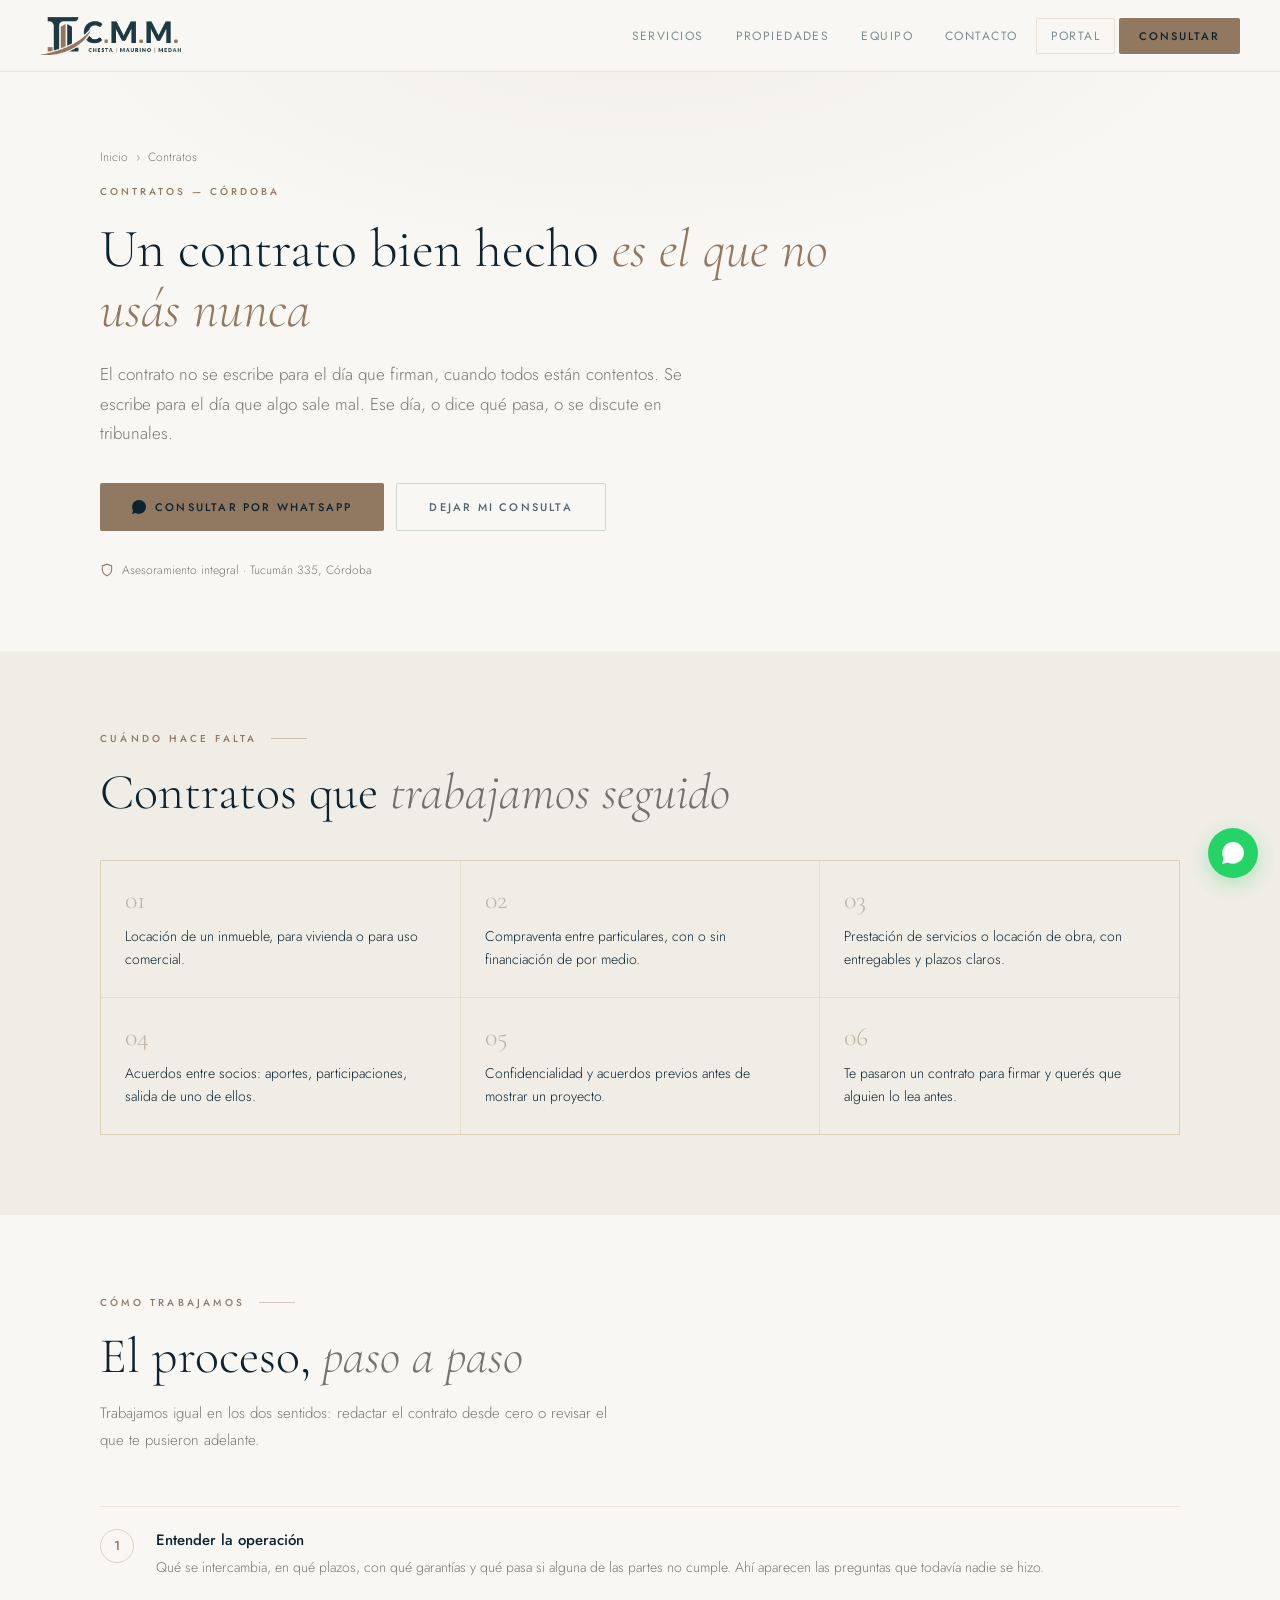
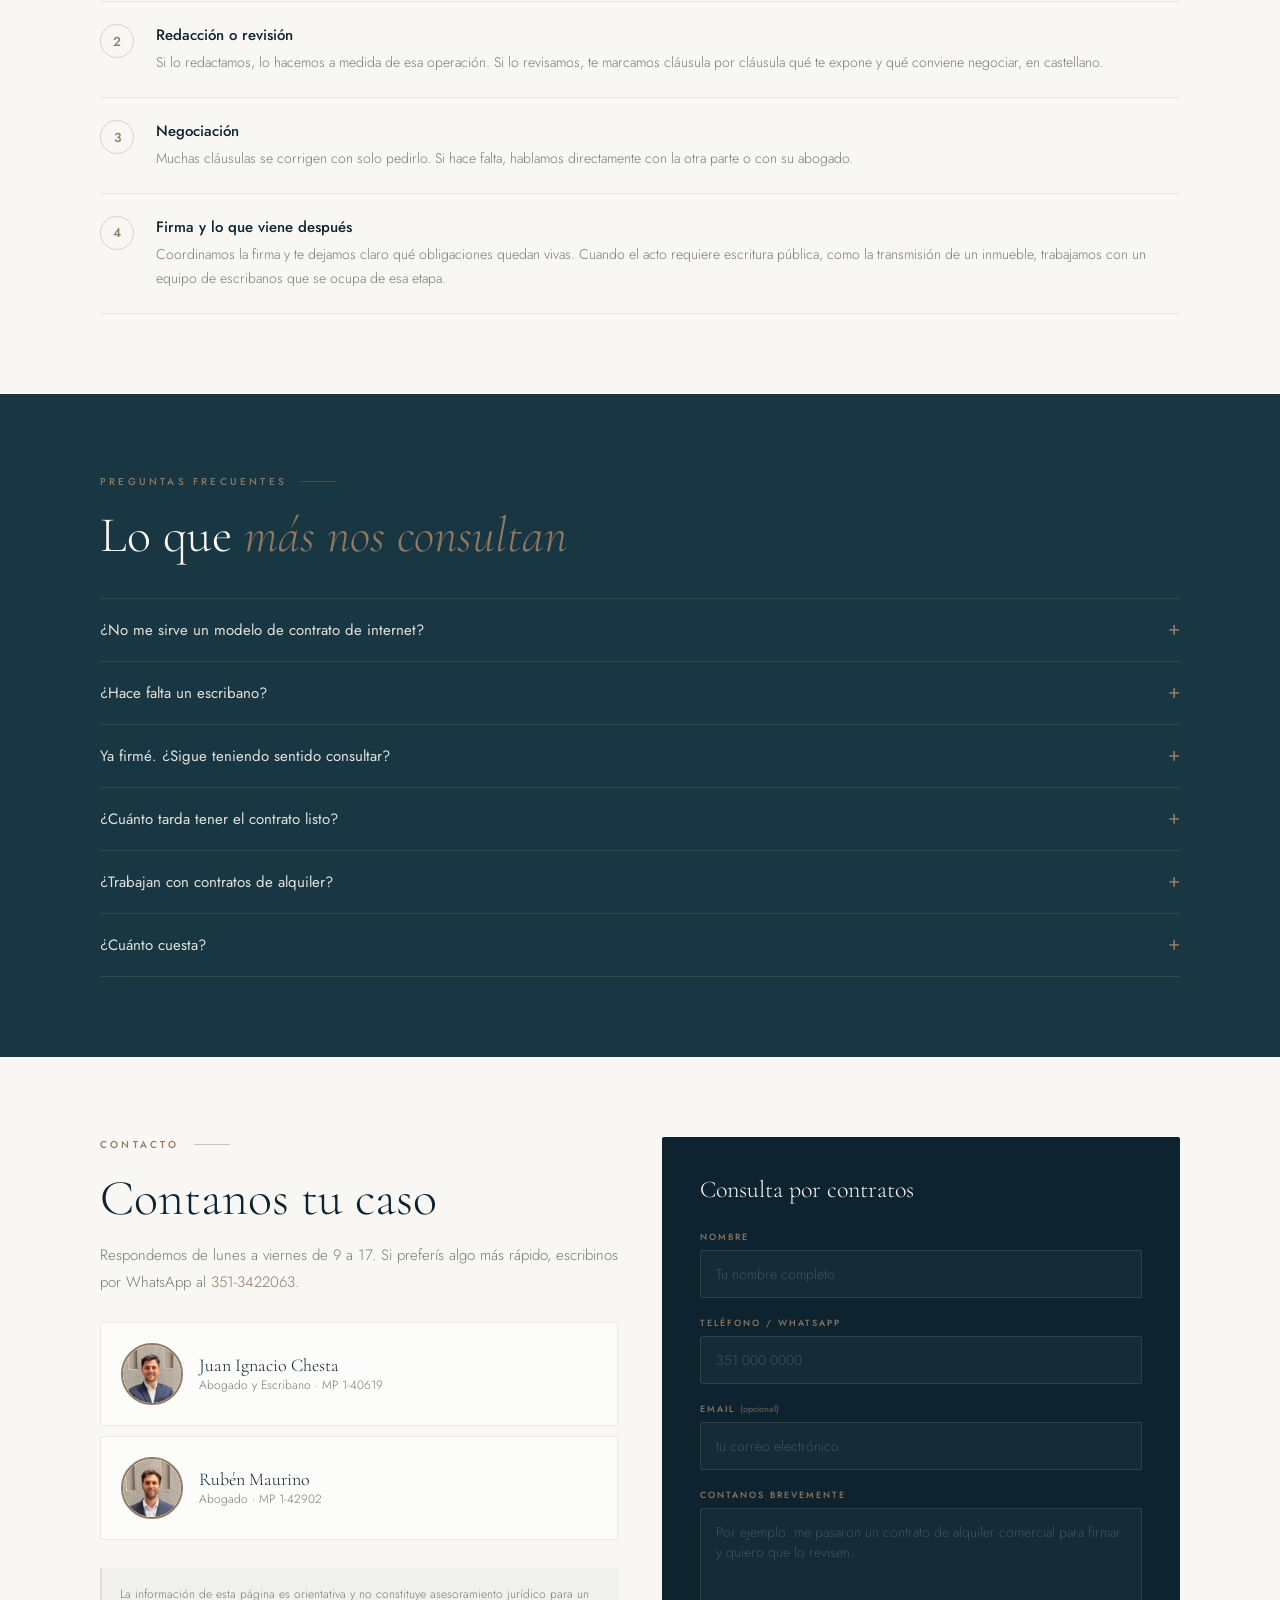
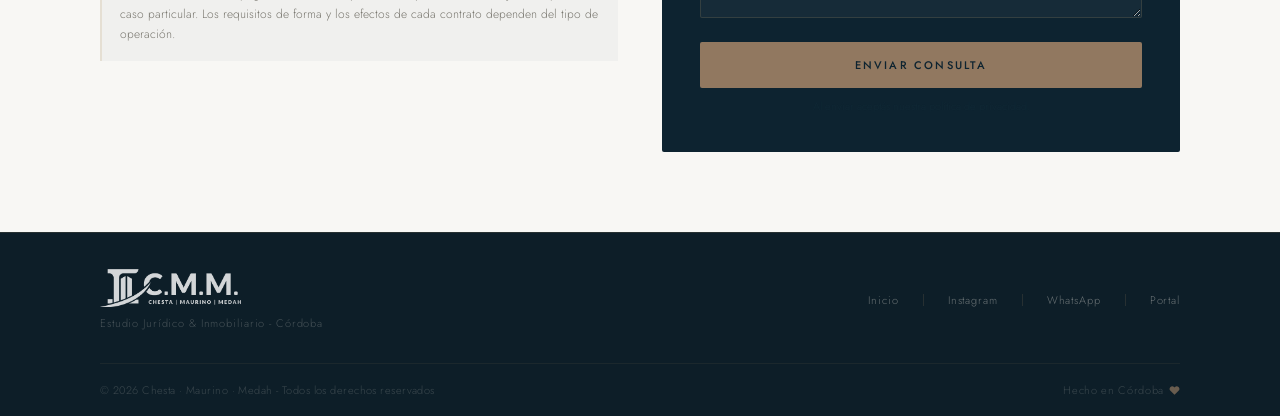
<file: contratos.html>
<!DOCTYPE html>
<html lang="es">
<head>
  <meta charset="utf-8" />
  <meta name="viewport" content="width=device-width, initial-scale=1" />

  <title>Redacción y Revisión de Contratos en Córdoba | Estudio CMM</title>
  <meta name="description" content="Redactamos y revisamos contratos de locación, compraventa, servicios y acuerdos entre socios en Córdoba. Antes de firmar, no después." />
  <meta name="robots" content="index, follow" />
  <link rel="canonical" href="https://cmmestudio.com.ar/contratos" />

  <meta property="og:type" content="website" />
  <meta property="og:url" content="https://cmmestudio.com.ar/contratos" />
  <meta property="og:title" content="Contratos en Córdoba | CMM" />
  <meta property="og:description" content="Un contrato bien hecho es el que nunca tenés que usar. Lo redactamos o revisamos el que te pasaron para firmar." />
  <meta property="og:image" content="https://cmmestudio.com.ar/og.jpg" />
  <meta property="og:locale" content="es_AR" />
  <meta property="og:site_name" content="Estudio CMM - Chesta, Maurino, Medah" />
  <meta name="application-name" content="Estudio CMM - Chesta, Maurino, Medah" />

  <script type="application/ld+json">
{
  "@context": "https://schema.org",
  "@type": "LegalService",
  "name": "CMM — Contratos",
  "description": "Redacción y revisión de contratos civiles y comerciales en Córdoba, Argentina.",
  "url": "https://cmmestudio.com.ar/contratos",
  "telephone": "+543513422063",
  "areaServed": {
    "@type": "City",
    "name": "Córdoba"
  },
  "address": {
    "@type": "PostalAddress",
    "streetAddress": "Tucumán 335, Planta Alta",
    "addressLocality": "Córdoba",
    "addressRegion": "Córdoba",
    "addressCountry": "AR"
  },
  "parentOrganization": {
    "@type": "Organization",
    "name": "CMM — Estudio Jurídico e Inmobiliario"
  }
}
  </script>

  <script type="application/ld+json">
{
  "@context": "https://schema.org",
  "@type": "FAQPage",
  "mainEntity": [
    {
      "@type": "Question",
      "name": "¿No me sirve un modelo de contrato de internet?",
      "acceptedAnswer": {
        "@type": "Answer",
        "text": "Para algo muy simple y de bajo riesgo, puede alcanzar. El problema es que esos modelos vienen de otro país o de otra época, no contemplan tu operación y suelen fallar justo en lo que importa: garantías, incumplimiento y cómo se sale del contrato. El ahorro aparece primero y el costo después."
      }
    },
    {
      "@type": "Question",
      "name": "¿Hace falta un escribano?",
      "acceptedAnswer": {
        "@type": "Answer",
        "text": "Depende del acto. Hay operaciones donde la ley exige escritura pública, como la transmisión de inmuebles, y otras donde un instrumento privado bien redactado es suficiente. Te decimos en cuál estás; y si corresponde escritura, coordinamos con los escribanos con los que trabajamos."
      }
    },
    {
      "@type": "Question",
      "name": "Ya firmé. ¿Sigue teniendo sentido consultar?",
      "acceptedAnswer": {
        "@type": "Answer",
        "text": "Sí. Un contrato firmado se puede interpretar, renegociar y, en ciertos supuestos, cuestionar. Cuanto antes lo mires, más opciones tenés."
      }
    },
    {
      "@type": "Question",
      "name": "¿Cuánto tarda tener el contrato listo?",
      "acceptedAnswer": {
        "@type": "Answer",
        "text": "Una revisión suele ser rápida. Una redacción a medida depende de cuántas definiciones falten entre las partes, que normalmente es lo que más tiempo lleva. Te damos un plazo concreto cuando sabemos de qué operación se trata."
      }
    },
    {
      "@type": "Question",
      "name": "¿Trabajan con contratos de alquiler?",
      "acceptedAnswer": {
        "@type": "Answer",
        "text": "Sí. Y si además querés que alguien administre la propiedad —cobranza, rendiciones, seguimiento—, eso lo vemos en <a href=\"/alquileres\" style=\"color:var(--dorado)\">administración de alquileres y consorcios</a>."
      }
    }
  ]
}
  </script>

  <meta name="theme-color" content="#0d2330" />
  <link rel="icon" type="image/png" href="favicon.png" />
  <link rel="preconnect" href="https://fonts.googleapis.com">
  <link rel="preconnect" href="https://fonts.gstatic.com" crossorigin>
  <link href="https://fonts.googleapis.com/css2?family=Cormorant+Garamond:ital,wght@0,300;0,400;0,500;0,600;1,300;1,400&family=Jost:wght@300;400;500;600&display=swap" rel="stylesheet">
  <link rel="stylesheet" href="estilos.css">

  <!-- Google tag (gtag.js) - Google Ads AW-18553859405 -->
  <script async src="https://www.googletagmanager.com/gtag/js?id=AW-18553859405"></script>
  <script>
    window.dataLayer = window.dataLayer || [];
    function gtag(){dataLayer.push(arguments);}
    gtag('js', new Date());
    gtag('config', 'AW-18553859405');
  </script>
</head>
<body>

  <header>
    <a href="/" aria-label="CMM - Inicio">
      <img src="logo-cmm.png" alt="CMM - Estudio Jurídico e Inmobiliario" class="brand-logo" width="898" height="242">
    </a>
    <nav class="main-nav">
      <a href="/#ofrecemos">Servicios</a>
      <a href="/#propiedades">Propiedades</a>
      <a href="/#equipo">Equipo</a>
      <a href="/#contacto">Contacto</a>
      <a href="https://cmmgestion.com.ar/" target="_blank" rel="noopener" class="nav-portal">Portal</a>
      <a href="https://wa.me/543513422063?text=Hola%20CMM%2C%20necesito%20asesoramiento%20por%20un%20contrato" target="_blank" rel="noopener" class="nav-cta">Consultar</a>
    </nav>
    <button class="hamb" id="hambBtn" aria-label="Menú" aria-expanded="false"><span></span><span></span><span></span></button>
  </header>

  <div class="mobile-menu" id="mobileMenu">
    <a href="/#ofrecemos">Servicios</a>
    <a href="/#propiedades">Propiedades</a>
    <a href="/#equipo">Equipo</a>
    <a href="/#contacto">Contacto</a>
    <a href="https://cmmgestion.com.ar/" target="_blank" rel="noopener">Portal propietarios e inquilinos</a>
    <a href="https://wa.me/543513422063?text=Hola%20CMM%2C%20necesito%20asesoramiento%20por%20un%20contrato" target="_blank" rel="noopener" class="mobile-cta">Consultar por WhatsApp</a>
  </div>

  <section class="svc-hero">
    <div class="container">
      <p class="svc-migas"><a href="/">Inicio</a> &nbsp;›&nbsp; Contratos</p>
      <p class="svc-eyebrow">Contratos — Córdoba</p>
      <h1 class="svc-h1">Un contrato bien hecho <em>es el que no usás nunca</em></h1>
      <p class="svc-lead">
        El contrato no se escribe para el día que firman, cuando todos están contentos. Se escribe para el día que algo sale mal. Ese día, o dice qué pasa, o se discute en tribunales.
      </p>
      <div class="svc-cta-row">
        <a class="btn-gold" href="https://wa.me/543513422063?text=Hola%20CMM%2C%20necesito%20asesoramiento%20por%20un%20contrato" target="_blank" rel="noopener">
          <svg width="14" height="14" viewBox="0 0 24 24" fill="currentColor"><path d="M20.52 3.48A11.86 11.86 0 0012.07 0C5.51 0 .2 5.31.2 11.87c0 2.09.55 4.14 1.61 5.95L0 24l6.35-1.76c1.74.95 3.7 1.45 5.7 1.45h.01c6.56 0 11.87-5.31 11.87-11.87 0-3.17-1.24-6.16-3.41-8.34z"/></svg>
          Consultar por WhatsApp
        </a>
        <a class="btn-ghost" href="#consulta">Dejar mi consulta</a>
      </div>
      <p class="svc-reaseguro">
        <svg viewBox="0 0 24 24"><path d="M12 22s8-4 8-10V5l-8-3-8 3v7c0 6 8 10 8 10z"/></svg>
        Asesoramiento integral · Tucumán 335, Córdoba
      </p>
    </div>
  </section>

  <section class="svc-casos">
    <div class="container">
      <p class="section-label">Cuándo hace falta</p>
      <h2 class="section-title">Contratos que <em>trabajamos seguido</em></h2>
      <div class="svc-casos-grid">
        <div class="svc-caso"><div class="svc-caso-num">01</div><p>Locación de un inmueble, para vivienda o para uso comercial.</p></div>
        <div class="svc-caso"><div class="svc-caso-num">02</div><p>Compraventa entre particulares, con o sin financiación de por medio.</p></div>
        <div class="svc-caso"><div class="svc-caso-num">03</div><p>Prestación de servicios o locación de obra, con entregables y plazos claros.</p></div>
        <div class="svc-caso"><div class="svc-caso-num">04</div><p>Acuerdos entre socios: aportes, participaciones, salida de uno de ellos.</p></div>
        <div class="svc-caso"><div class="svc-caso-num">05</div><p>Confidencialidad y acuerdos previos antes de mostrar un proyecto.</p></div>
        <div class="svc-caso"><div class="svc-caso-num">06</div><p>Te pasaron un contrato para firmar y querés que alguien lo lea antes.</p></div>
      </div>
    </div>
  </section>

  <section class="svc-pasos">
    <div class="container">
      <p class="section-label">Cómo trabajamos</p>
      <h2 class="section-title">El proceso, <em>paso a paso</em></h2>
      <p class="section-sub">Trabajamos igual en los dos sentidos: redactar el contrato desde cero o revisar el que te pusieron adelante.</p>

      <div class="svc-paso"><div class="svc-paso-n">1</div><div class="svc-paso-txt">
        <h3>Entender la operación</h3>
        <p>Qué se intercambia, en qué plazos, con qué garantías y qué pasa si alguna de las partes no cumple. Ahí aparecen las preguntas que todavía nadie se hizo.</p>
      </div></div>
      <div class="svc-paso"><div class="svc-paso-n">2</div><div class="svc-paso-txt">
        <h3>Redacción o revisión</h3>
        <p>Si lo redactamos, lo hacemos a medida de esa operación. Si lo revisamos, te marcamos cláusula por cláusula qué te expone y qué conviene negociar, en castellano.</p>
      </div></div>
      <div class="svc-paso"><div class="svc-paso-n">3</div><div class="svc-paso-txt">
        <h3>Negociación</h3>
        <p>Muchas cláusulas se corrigen con solo pedirlo. Si hace falta, hablamos directamente con la otra parte o con su abogado.</p>
      </div></div>
      <div class="svc-paso"><div class="svc-paso-n">4</div><div class="svc-paso-txt">
        <h3>Firma y lo que viene después</h3>
        <p>Coordinamos la firma y te dejamos claro qué obligaciones quedan vivas. Cuando el acto requiere escritura pública, como la transmisión de un inmueble, trabajamos con un equipo de escribanos que se ocupa de esa etapa.</p>
      </div></div>
    </div>
  </section>

  <section class="svc-faq">
    <div class="container">
      <p class="section-label">Preguntas frecuentes</p>
      <h2 class="section-title">Lo que <em>más nos consultan</em></h2>

      <details class="svc-faq-item"><summary>¿No me sirve un modelo de contrato de internet?</summary>
        <p class="svc-faq-respuesta">Para algo muy simple y de bajo riesgo, puede alcanzar. El problema es que esos modelos vienen de otro país o de otra época, no contemplan tu operación y suelen fallar justo en lo que importa: garantías, incumplimiento y cómo se sale del contrato. El ahorro aparece primero y el costo después.</p></details>

      <details class="svc-faq-item"><summary>¿Hace falta un escribano?</summary>
        <p class="svc-faq-respuesta">Depende del acto. Hay operaciones donde la ley exige escritura pública, como la transmisión de inmuebles, y otras donde un instrumento privado bien redactado es suficiente. Te decimos en cuál estás; y si corresponde escritura, coordinamos con los escribanos con los que trabajamos.</p></details>

      <details class="svc-faq-item"><summary>Ya firmé. ¿Sigue teniendo sentido consultar?</summary>
        <p class="svc-faq-respuesta">Sí. Un contrato firmado se puede interpretar, renegociar y, en ciertos supuestos, cuestionar. Cuanto antes lo mires, más opciones tenés.</p></details>

      <details class="svc-faq-item"><summary>¿Cuánto tarda tener el contrato listo?</summary>
        <p class="svc-faq-respuesta">Una revisión suele ser rápida. Una redacción a medida depende de cuántas definiciones falten entre las partes, que normalmente es lo que más tiempo lleva. Te damos un plazo concreto cuando sabemos de qué operación se trata.</p></details>

      <details class="svc-faq-item"><summary>¿Trabajan con contratos de alquiler?</summary>
        <p class="svc-faq-respuesta">Sí. Y si además querés que alguien administre la propiedad —cobranza, rendiciones, seguimiento—, eso lo vemos en <a href="/alquileres" style="color:var(--dorado)">administración de alquileres y consorcios</a>.</p></details>

      <details class="svc-faq-item"><summary>¿Cuánto cuesta?</summary>
        <p class="svc-faq-respuesta">Depende de si es revisión o redacción y de la complejidad de la operación. Es de los trabajos más fáciles de presupuestar: contános qué necesitás y te pasamos el número.</p></details>

    </div>
  </section>

  <section class="svc-cierre" id="consulta">
    <div class="container">
      <div class="svc-cierre-grid">
        <div>
          <p class="section-label">Contacto</p>
          <h2 class="section-title">Contanos tu caso</h2>
          <p class="section-sub" style="margin-bottom:0">
            Respondemos de lunes a viernes de 9 a 17. Si preferís algo más rápido,
            escribinos por WhatsApp al <a href="https://wa.me/543513422063" target="_blank" rel="noopener" style="color:var(--dorado)">351-3422063</a>.
          </p>

          <div class="svc-profesional">
            <img src="foto-juani.webp" alt="Juan Ignacio Chesta" width="300" height="300" loading="lazy">
            <div>
              <div class="svc-profesional-nombre">Juan Ignacio Chesta</div>
              <div class="svc-profesional-rol">Abogado y Escribano · MP 1-40619</div>
            </div>
          </div>

          <div class="svc-profesional">
            <img src="foto-benja.webp" alt="Ruben Maurino" width="300" height="300" loading="lazy">
            <div>
              <div class="svc-profesional-nombre">Rubén Maurino</div>
              <div class="svc-profesional-rol">Abogado · MP 1-42902</div>
            </div>
          </div>

          <p class="svc-disclaimer">
            La información de esta página es orientativa y no constituye asesoramiento jurídico para un caso particular. Los requisitos de forma y los efectos de cada contrato dependen del tipo de operación.
          </p>
        </div>

        <div class="contact-form-wrap">
          <p class="contact-form-title">Consulta por contratos</p>
          <form name="consulta-servicio" method="POST" data-netlify="true" netlify-honeypot="apellido-2">
            <input type="hidden" name="form-name" value="consulta-servicio">
            <input type="hidden" name="servicio" value="Contratos">
            <p hidden><label>No completar: <input name="apellido-2"></label></p>
            <div class="form-field">
              <label>Nombre</label>
              <input required name="nombre" type="text" placeholder="Tu nombre completo">
            </div>
            <div class="form-field">
              <label>Teléfono / WhatsApp</label>
              <input required name="telefono" type="tel" autocomplete="tel" placeholder="351 000 0000">
            </div>
            <div class="form-field">
              <label>Email <span style="text-transform:none;letter-spacing:0;opacity:.6">(opcional)</span></label>
              <input name="email" type="email" autocomplete="email" placeholder="tu correo electrónico">
            </div>
            <div class="form-field">
              <label>Contanos brevemente</label>
              <textarea required name="mensaje" placeholder="Por ejemplo: me pasaron un contrato de alquiler comercial para firmar y quiero que lo revisen."></textarea>
            </div>
            <button class="form-submit" type="submit">Enviar consulta</button>
            <p class="form-note">Al enviar aceptás nuestra política de privacidad.</p>
          </form>
        </div>
      </div>
    </div>
  </section>

  <footer>
    <div class="footer-inner">
      <div class="footer-top">
        <div class="footer-brand">
          <img src="logo-cmm.png" alt="CMM - Estudio Jurídico e Inmobiliario" class="footer-logo" width="898" height="242" loading="lazy">
          <span class="footer-tagline">Estudio Jurídico &amp; Inmobiliario - Córdoba</span>
        </div>
        <div class="footer-links">
          <a href="/">Inicio</a>
          <div class="footer-link-sep"></div>
          <a href="https://www.instagram.com/estudiocmm/" target="_blank" rel="noopener">Instagram</a>
          <div class="footer-link-sep"></div>
          <a href="https://wa.me/543513422063" target="_blank" rel="noopener">WhatsApp</a>
          <div class="footer-link-sep"></div>
          <a href="https://cmmgestion.com.ar/" target="_blank" rel="noopener">Portal</a>
        </div>
      </div>
      <div class="footer-bottom">
        <span class="footer-text">© <span id="y"></span> Chesta · Maurino · Medah - Todos los derechos reservados</span>
        <span class="footer-hecho">Hecho en Córdoba
          <svg viewBox="0 0 24 24"><path d="M20.84 4.61a5.5 5.5 0 0 0-7.78 0L12 5.67l-1.06-1.06a5.5 5.5 0 0 0-7.78 7.78l1.06 1.06L12 21.23l7.78-7.78 1.06-1.06a5.5 5.5 0 0 0 0-7.78z"/></svg>
        </span>
      </div>
    </div>
  </footer>

  <div class="float-wa">
    <a href="https://wa.me/543513422063?text=Hola%20CMM%2C%20necesito%20asesoramiento%20por%20un%20contrato" target="_blank" rel="noopener" aria-label="WhatsApp CMM">
      <svg xmlns='http://www.w3.org/2000/svg' width='22' height='22' viewBox='0 0 24 24' fill='white'><path d='M20.52 3.48A11.86 11.86 0 0012.07 0C5.51 0 .2 5.31.2 11.87c0 2.09.55 4.14 1.61 5.95L0 24l6.35-1.76c1.74.95 3.7 1.45 5.7 1.45h.01c6.56 0 11.87-5.31 11.87-11.87 0-3.17-1.24-6.16-3.41-8.34z'/></svg>
    </a>
  </div>

  <div class="sticky-cta">
    <a class="scta-wa" href="https://wa.me/543513422063?text=Hola%20CMM%2C%20necesito%20asesoramiento%20por%20un%20contrato" target="_blank" rel="noopener">WhatsApp</a>
    <a class="scta-cal" href="tel:+543513422063">Llamar</a>
  </div>

  <script>
    document.getElementById('y').textContent = new Date().getFullYear();
    var hb = document.getElementById('hambBtn'), mm = document.getElementById('mobileMenu');
    if (hb && mm) {
      hb.addEventListener('click', function() {
        var abierto = mm.classList.toggle('open');
        hb.setAttribute('aria-expanded', abierto);
      });
      mm.querySelectorAll('a').forEach(function(a) {
        a.addEventListener('click', function() { mm.classList.remove('open'); hb.setAttribute('aria-expanded', false); });
      });
    }
  </script>
  <script src="conversiones.js" defer></script>
</body>
</html>
</file>
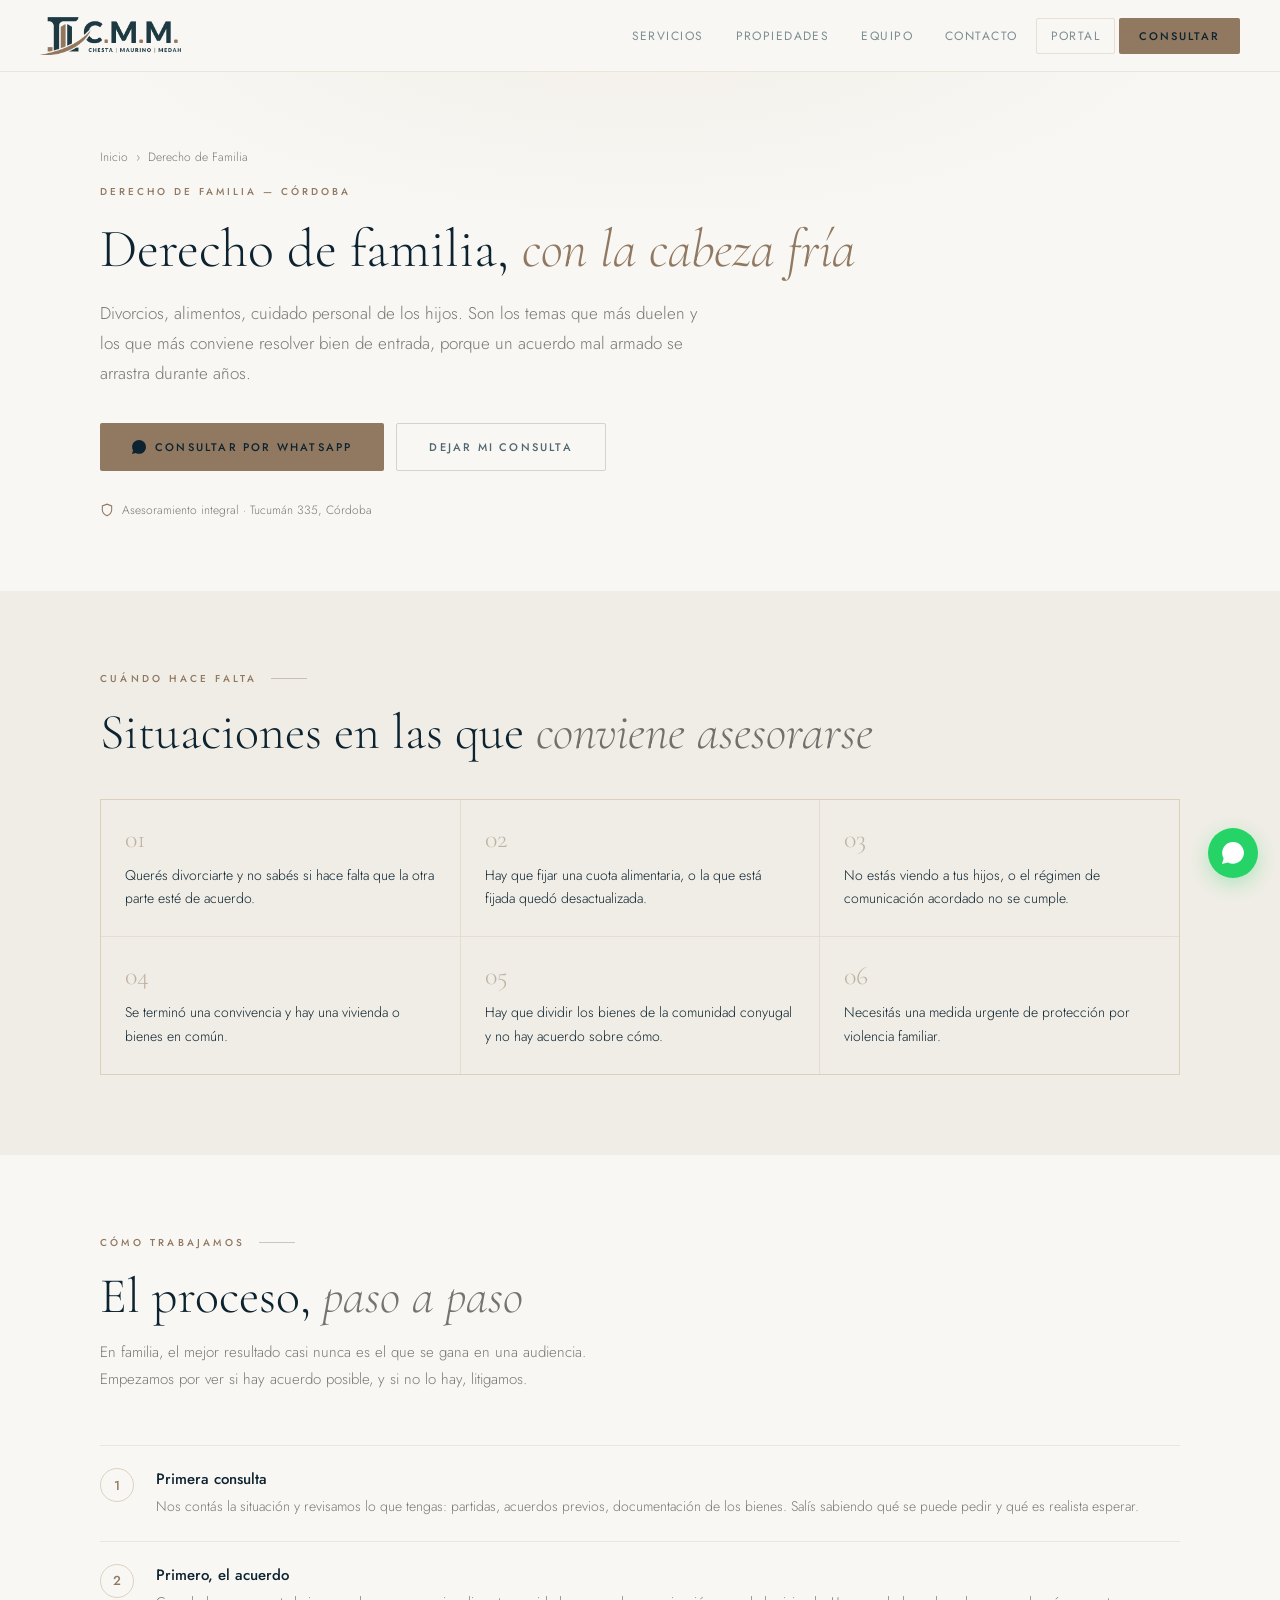
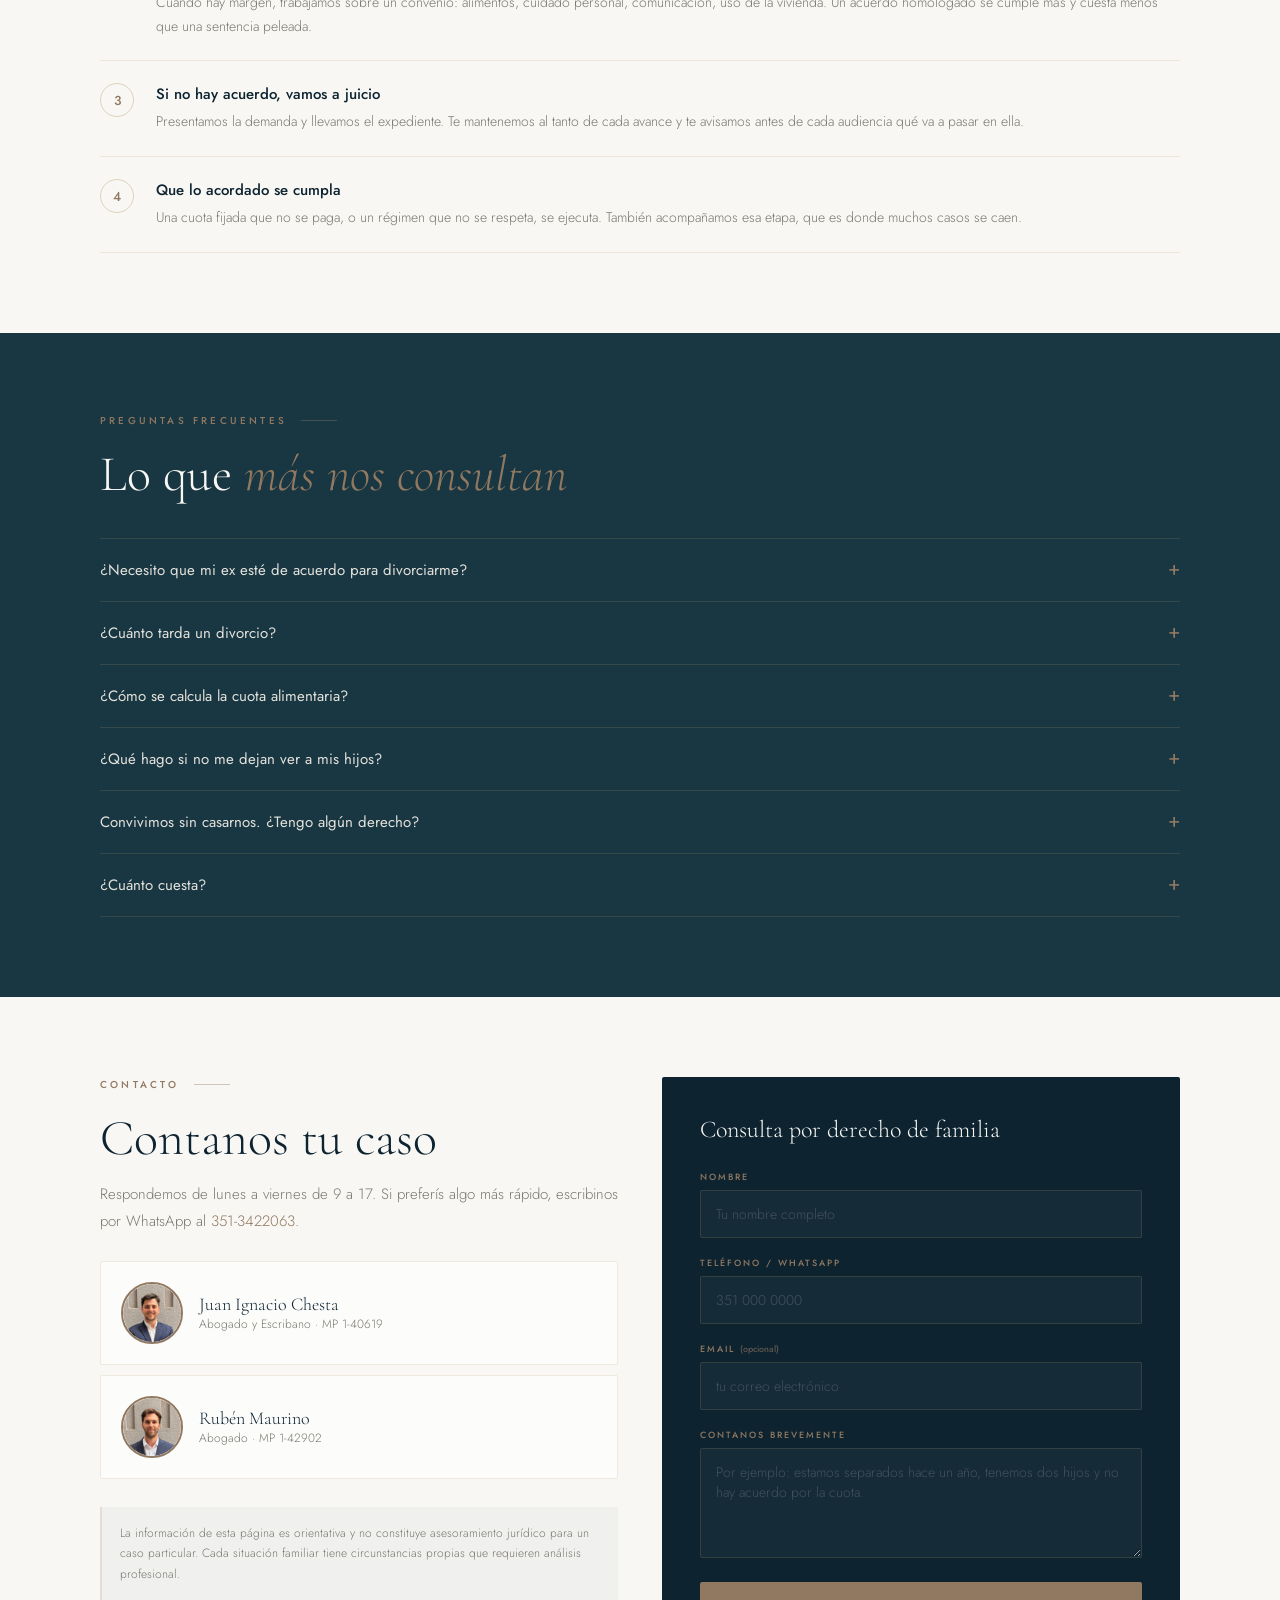
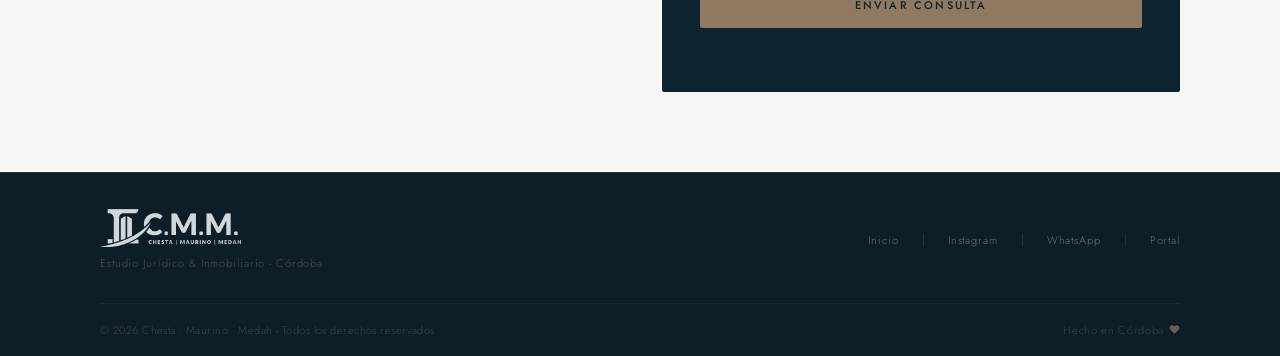
<file: familia.html>
<!DOCTYPE html>
<html lang="es">
<head>
  <meta charset="utf-8" />
  <meta name="viewport" content="width=device-width, initial-scale=1" />

  <title>Abogados de Familia en Córdoba | Divorcios y Alimentos | Estudio CMM</title>
  <meta name="description" content="Divorcios, cuota alimentaria, régimen de comunicación y división de bienes en Córdoba. Buscamos el acuerdo primero y vamos a juicio cuando hace falta." />
  <meta name="robots" content="index, follow" />
  <link rel="canonical" href="https://cmmestudio.com.ar/familia" />

  <meta property="og:type" content="website" />
  <meta property="og:url" content="https://cmmestudio.com.ar/familia" />
  <meta property="og:title" content="Abogados de Familia en Córdoba | CMM" />
  <meta property="og:description" content="Divorcios, alimentos y cuidado de los hijos. Te explicamos qué se puede hacer antes de que te lo pregunten en tribunales." />
  <meta property="og:image" content="https://cmmestudio.com.ar/og.jpg" />
  <meta property="og:locale" content="es_AR" />
  <meta property="og:site_name" content="Estudio CMM - Chesta, Maurino, Medah" />
  <meta name="application-name" content="Estudio CMM - Chesta, Maurino, Medah" />

  <script type="application/ld+json">
{
  "@context": "https://schema.org",
  "@type": "LegalService",
  "name": "CMM — Derecho de Familia",
  "description": "Divorcios, cuota alimentaria, régimen de comunicación y división de bienes en Córdoba, Argentina.",
  "url": "https://cmmestudio.com.ar/familia",
  "telephone": "+543513422063",
  "areaServed": {
    "@type": "City",
    "name": "Córdoba"
  },
  "address": {
    "@type": "PostalAddress",
    "streetAddress": "Tucumán 335, Planta Alta",
    "addressLocality": "Córdoba",
    "addressRegion": "Córdoba",
    "addressCountry": "AR"
  },
  "parentOrganization": {
    "@type": "Organization",
    "name": "CMM — Estudio Jurídico e Inmobiliario"
  }
}
  </script>

  <script type="application/ld+json">
{
  "@context": "https://schema.org",
  "@type": "FAQPage",
  "mainEntity": [
    {
      "@type": "Question",
      "name": "¿Necesito que mi ex esté de acuerdo para divorciarme?",
      "acceptedAnswer": {
        "@type": "Answer",
        "text": "No. Desde la reforma del Código Civil y Comercial el divorcio puede pedirlo uno solo de los cónyuges y no hay que invocar una causa ni probar nada en contra del otro. Lo que sí se presenta es una propuesta sobre cómo quedan los efectos: los hijos, la vivienda, los bienes. Esa propuesta es la que se discute."
      }
    },
    {
      "@type": "Question",
      "name": "¿Cuánto tarda un divorcio?",
      "acceptedAnswer": {
        "@type": "Answer",
        "text": "Depende de si hay acuerdo y del juzgado que intervenga. Un divorcio con convenio firmado por los dos avanza mucho más rápido que uno donde cada punto se discute. No te podemos dar un plazo antes de ver el caso, y desconfiá de quien te lo prometa."
      }
    },
    {
      "@type": "Question",
      "name": "¿Cómo se calcula la cuota alimentaria?",
      "acceptedAnswer": {
        "@type": "Answer",
        "text": "No existe un porcentaje fijo por ley, aunque se repita mucho que es tanto por ciento del sueldo. Se mira qué necesita el chico y qué puede pagar quien tiene que aportar. Por eso dos casos con ingresos parecidos pueden terminar en cuotas distintas."
      }
    },
    {
      "@type": "Question",
      "name": "¿Qué hago si no me dejan ver a mis hijos?",
      "acceptedAnswer": {
        "@type": "Answer",
        "text": "Se puede pedir que se fije un régimen de comunicación, o que se ejecute el que ya está fijado y no se cumple. Cuanto antes se encare, mejor: el tiempo sin contacto juega en contra y después cuesta más revertirlo."
      }
    },
    {
      "@type": "Question",
      "name": "Convivimos sin casarnos. ¿Tengo algún derecho?",
      "acceptedAnswer": {
        "@type": "Answer",
        "text": "Las uniones convivenciales están reguladas y generan efectos, pero no son iguales al matrimonio y mucho depende de si la unión está registrada, de si hubo pactos y de cómo se adquirieron los bienes. Es un terreno donde conviene asesorarse antes de mudarse o de comprar algo juntos, no después."
      }
    }
  ]
}
  </script>

  <meta name="theme-color" content="#0d2330" />
  <link rel="icon" type="image/png" href="favicon.png" />
  <link rel="preconnect" href="https://fonts.googleapis.com">
  <link rel="preconnect" href="https://fonts.gstatic.com" crossorigin>
  <link href="https://fonts.googleapis.com/css2?family=Cormorant+Garamond:ital,wght@0,300;0,400;0,500;0,600;1,300;1,400&family=Jost:wght@300;400;500;600&display=swap" rel="stylesheet">
  <link rel="stylesheet" href="estilos.css">

  <!-- Google tag (gtag.js) - Google Ads AW-18553859405 -->
  <script async src="https://www.googletagmanager.com/gtag/js?id=AW-18553859405"></script>
  <script>
    window.dataLayer = window.dataLayer || [];
    function gtag(){dataLayer.push(arguments);}
    gtag('js', new Date());
    gtag('config', 'AW-18553859405');
  </script>
</head>
<body>

  <header>
    <a href="/" aria-label="CMM - Inicio">
      <img src="logo-cmm.png" alt="CMM - Estudio Jurídico e Inmobiliario" class="brand-logo" width="898" height="242">
    </a>
    <nav class="main-nav">
      <a href="/#ofrecemos">Servicios</a>
      <a href="/#propiedades">Propiedades</a>
      <a href="/#equipo">Equipo</a>
      <a href="/#contacto">Contacto</a>
      <a href="https://cmmgestion.com.ar/" target="_blank" rel="noopener" class="nav-portal">Portal</a>
      <a href="https://wa.me/543513422063?text=Hola%20CMM%2C%20necesito%20asesoramiento%20en%20derecho%20de%20familia" target="_blank" rel="noopener" class="nav-cta">Consultar</a>
    </nav>
    <button class="hamb" id="hambBtn" aria-label="Menú" aria-expanded="false"><span></span><span></span><span></span></button>
  </header>

  <div class="mobile-menu" id="mobileMenu">
    <a href="/#ofrecemos">Servicios</a>
    <a href="/#propiedades">Propiedades</a>
    <a href="/#equipo">Equipo</a>
    <a href="/#contacto">Contacto</a>
    <a href="https://cmmgestion.com.ar/" target="_blank" rel="noopener">Portal propietarios e inquilinos</a>
    <a href="https://wa.me/543513422063?text=Hola%20CMM%2C%20necesito%20asesoramiento%20en%20derecho%20de%20familia" target="_blank" rel="noopener" class="mobile-cta">Consultar por WhatsApp</a>
  </div>

  <section class="svc-hero">
    <div class="container">
      <p class="svc-migas"><a href="/">Inicio</a> &nbsp;›&nbsp; Derecho de Familia</p>
      <p class="svc-eyebrow">Derecho de Familia — Córdoba</p>
      <h1 class="svc-h1">Derecho de familia, <em>con la cabeza fría</em></h1>
      <p class="svc-lead">
        Divorcios, alimentos, cuidado personal de los hijos. Son los temas que más duelen y los que más conviene resolver bien de entrada, porque un acuerdo mal armado se arrastra durante años.
      </p>
      <div class="svc-cta-row">
        <a class="btn-gold" href="https://wa.me/543513422063?text=Hola%20CMM%2C%20necesito%20asesoramiento%20en%20derecho%20de%20familia" target="_blank" rel="noopener">
          <svg width="14" height="14" viewBox="0 0 24 24" fill="currentColor"><path d="M20.52 3.48A11.86 11.86 0 0012.07 0C5.51 0 .2 5.31.2 11.87c0 2.09.55 4.14 1.61 5.95L0 24l6.35-1.76c1.74.95 3.7 1.45 5.7 1.45h.01c6.56 0 11.87-5.31 11.87-11.87 0-3.17-1.24-6.16-3.41-8.34z"/></svg>
          Consultar por WhatsApp
        </a>
        <a class="btn-ghost" href="#consulta">Dejar mi consulta</a>
      </div>
      <p class="svc-reaseguro">
        <svg viewBox="0 0 24 24"><path d="M12 22s8-4 8-10V5l-8-3-8 3v7c0 6 8 10 8 10z"/></svg>
        Asesoramiento integral · Tucumán 335, Córdoba
      </p>
    </div>
  </section>

  <section class="svc-casos">
    <div class="container">
      <p class="section-label">Cuándo hace falta</p>
      <h2 class="section-title">Situaciones en las que <em>conviene asesorarse</em></h2>
      <div class="svc-casos-grid">
        <div class="svc-caso"><div class="svc-caso-num">01</div><p>Querés divorciarte y no sabés si hace falta que la otra parte esté de acuerdo.</p></div>
        <div class="svc-caso"><div class="svc-caso-num">02</div><p>Hay que fijar una cuota alimentaria, o la que está fijada quedó desactualizada.</p></div>
        <div class="svc-caso"><div class="svc-caso-num">03</div><p>No estás viendo a tus hijos, o el régimen de comunicación acordado no se cumple.</p></div>
        <div class="svc-caso"><div class="svc-caso-num">04</div><p>Se terminó una convivencia y hay una vivienda o bienes en común.</p></div>
        <div class="svc-caso"><div class="svc-caso-num">05</div><p>Hay que dividir los bienes de la comunidad conyugal y no hay acuerdo sobre cómo.</p></div>
        <div class="svc-caso"><div class="svc-caso-num">06</div><p>Necesitás una medida urgente de protección por violencia familiar.</p></div>
      </div>
    </div>
  </section>

  <section class="svc-pasos">
    <div class="container">
      <p class="section-label">Cómo trabajamos</p>
      <h2 class="section-title">El proceso, <em>paso a paso</em></h2>
      <p class="section-sub">En familia, el mejor resultado casi nunca es el que se gana en una audiencia. Empezamos por ver si hay acuerdo posible, y si no lo hay, litigamos.</p>

      <div class="svc-paso"><div class="svc-paso-n">1</div><div class="svc-paso-txt">
        <h3>Primera consulta</h3>
        <p>Nos contás la situación y revisamos lo que tengas: partidas, acuerdos previos, documentación de los bienes. Salís sabiendo qué se puede pedir y qué es realista esperar.</p>
      </div></div>
      <div class="svc-paso"><div class="svc-paso-n">2</div><div class="svc-paso-txt">
        <h3>Primero, el acuerdo</h3>
        <p>Cuando hay margen, trabajamos sobre un convenio: alimentos, cuidado personal, comunicación, uso de la vivienda. Un acuerdo homologado se cumple más y cuesta menos que una sentencia peleada.</p>
      </div></div>
      <div class="svc-paso"><div class="svc-paso-n">3</div><div class="svc-paso-txt">
        <h3>Si no hay acuerdo, vamos a juicio</h3>
        <p>Presentamos la demanda y llevamos el expediente. Te mantenemos al tanto de cada avance y te avisamos antes de cada audiencia qué va a pasar en ella.</p>
      </div></div>
      <div class="svc-paso"><div class="svc-paso-n">4</div><div class="svc-paso-txt">
        <h3>Que lo acordado se cumpla</h3>
        <p>Una cuota fijada que no se paga, o un régimen que no se respeta, se ejecuta. También acompañamos esa etapa, que es donde muchos casos se caen.</p>
      </div></div>
    </div>
  </section>

  <section class="svc-faq">
    <div class="container">
      <p class="section-label">Preguntas frecuentes</p>
      <h2 class="section-title">Lo que <em>más nos consultan</em></h2>

      <details class="svc-faq-item"><summary>¿Necesito que mi ex esté de acuerdo para divorciarme?</summary>
        <p class="svc-faq-respuesta">No. Desde la reforma del Código Civil y Comercial el divorcio puede pedirlo uno solo de los cónyuges y no hay que invocar una causa ni probar nada en contra del otro. Lo que sí se presenta es una propuesta sobre cómo quedan los efectos: los hijos, la vivienda, los bienes. Esa propuesta es la que se discute.</p></details>

      <details class="svc-faq-item"><summary>¿Cuánto tarda un divorcio?</summary>
        <p class="svc-faq-respuesta">Depende de si hay acuerdo y del juzgado que intervenga. Un divorcio con convenio firmado por los dos avanza mucho más rápido que uno donde cada punto se discute. No te podemos dar un plazo antes de ver el caso, y desconfiá de quien te lo prometa.</p></details>

      <details class="svc-faq-item"><summary>¿Cómo se calcula la cuota alimentaria?</summary>
        <p class="svc-faq-respuesta">No existe un porcentaje fijo por ley, aunque se repita mucho que es tanto por ciento del sueldo. Se mira qué necesita el chico y qué puede pagar quien tiene que aportar. Por eso dos casos con ingresos parecidos pueden terminar en cuotas distintas.</p></details>

      <details class="svc-faq-item"><summary>¿Qué hago si no me dejan ver a mis hijos?</summary>
        <p class="svc-faq-respuesta">Se puede pedir que se fije un régimen de comunicación, o que se ejecute el que ya está fijado y no se cumple. Cuanto antes se encare, mejor: el tiempo sin contacto juega en contra y después cuesta más revertirlo.</p></details>

      <details class="svc-faq-item"><summary>Convivimos sin casarnos. ¿Tengo algún derecho?</summary>
        <p class="svc-faq-respuesta">Las uniones convivenciales están reguladas y generan efectos, pero no son iguales al matrimonio y mucho depende de si la unión está registrada, de si hubo pactos y de cómo se adquirieron los bienes. Es un terreno donde conviene asesorarse antes de mudarse o de comprar algo juntos, no después.</p></details>

      <details class="svc-faq-item"><summary>¿Cuánto cuesta?</summary>
        <p class="svc-faq-respuesta">Los honorarios dependen de la complejidad del caso y de si se resuelve por acuerdo o por juicio. No trabajamos con tarifas cerradas: después de ver tu situación concreta te damos el presupuesto, y recién ahí decidís.</p></details>

    </div>
  </section>

  <section class="svc-cierre" id="consulta">
    <div class="container">
      <div class="svc-cierre-grid">
        <div>
          <p class="section-label">Contacto</p>
          <h2 class="section-title">Contanos tu caso</h2>
          <p class="section-sub" style="margin-bottom:0">
            Respondemos de lunes a viernes de 9 a 17. Si preferís algo más rápido,
            escribinos por WhatsApp al <a href="https://wa.me/543513422063" target="_blank" rel="noopener" style="color:var(--dorado)">351-3422063</a>.
          </p>

          <div class="svc-profesional">
            <img src="foto-juani.webp" alt="Juan Ignacio Chesta" width="300" height="300" loading="lazy">
            <div>
              <div class="svc-profesional-nombre">Juan Ignacio Chesta</div>
              <div class="svc-profesional-rol">Abogado y Escribano · MP 1-40619</div>
            </div>
          </div>

          <div class="svc-profesional">
            <img src="foto-benja.webp" alt="Ruben Maurino" width="300" height="300" loading="lazy">
            <div>
              <div class="svc-profesional-nombre">Rubén Maurino</div>
              <div class="svc-profesional-rol">Abogado · MP 1-42902</div>
            </div>
          </div>

          <p class="svc-disclaimer">
            La información de esta página es orientativa y no constituye asesoramiento jurídico para un caso particular. Cada situación familiar tiene circunstancias propias que requieren análisis profesional.
          </p>
        </div>

        <div class="contact-form-wrap">
          <p class="contact-form-title">Consulta por derecho de familia</p>
          <form name="consulta-servicio" method="POST" data-netlify="true" netlify-honeypot="apellido-2">
            <input type="hidden" name="form-name" value="consulta-servicio">
            <input type="hidden" name="servicio" value="Derecho de Familia">
            <p hidden><label>No completar: <input name="apellido-2"></label></p>
            <div class="form-field">
              <label>Nombre</label>
              <input required name="nombre" type="text" placeholder="Tu nombre completo">
            </div>
            <div class="form-field">
              <label>Teléfono / WhatsApp</label>
              <input required name="telefono" type="tel" autocomplete="tel" placeholder="351 000 0000">
            </div>
            <div class="form-field">
              <label>Email <span style="text-transform:none;letter-spacing:0;opacity:.6">(opcional)</span></label>
              <input name="email" type="email" autocomplete="email" placeholder="tu correo electrónico">
            </div>
            <div class="form-field">
              <label>Contanos brevemente</label>
              <textarea required name="mensaje" placeholder="Por ejemplo: estamos separados hace un año, tenemos dos hijos y no hay acuerdo por la cuota."></textarea>
            </div>
            <button class="form-submit" type="submit">Enviar consulta</button>
            <p class="form-note">Al enviar aceptás nuestra política de privacidad.</p>
          </form>
        </div>
      </div>
    </div>
  </section>

  <footer>
    <div class="footer-inner">
      <div class="footer-top">
        <div class="footer-brand">
          <img src="logo-cmm.png" alt="CMM - Estudio Jurídico e Inmobiliario" class="footer-logo" width="898" height="242" loading="lazy">
          <span class="footer-tagline">Estudio Jurídico &amp; Inmobiliario - Córdoba</span>
        </div>
        <div class="footer-links">
          <a href="/">Inicio</a>
          <div class="footer-link-sep"></div>
          <a href="https://www.instagram.com/estudiocmm/" target="_blank" rel="noopener">Instagram</a>
          <div class="footer-link-sep"></div>
          <a href="https://wa.me/543513422063" target="_blank" rel="noopener">WhatsApp</a>
          <div class="footer-link-sep"></div>
          <a href="https://cmmgestion.com.ar/" target="_blank" rel="noopener">Portal</a>
        </div>
      </div>
      <div class="footer-bottom">
        <span class="footer-text">© <span id="y"></span> Chesta · Maurino · Medah - Todos los derechos reservados</span>
        <span class="footer-hecho">Hecho en Córdoba
          <svg viewBox="0 0 24 24"><path d="M20.84 4.61a5.5 5.5 0 0 0-7.78 0L12 5.67l-1.06-1.06a5.5 5.5 0 0 0-7.78 7.78l1.06 1.06L12 21.23l7.78-7.78 1.06-1.06a5.5 5.5 0 0 0 0-7.78z"/></svg>
        </span>
      </div>
    </div>
  </footer>

  <div class="float-wa">
    <a href="https://wa.me/543513422063?text=Hola%20CMM%2C%20necesito%20asesoramiento%20en%20derecho%20de%20familia" target="_blank" rel="noopener" aria-label="WhatsApp CMM">
      <svg xmlns='http://www.w3.org/2000/svg' width='22' height='22' viewBox='0 0 24 24' fill='white'><path d='M20.52 3.48A11.86 11.86 0 0012.07 0C5.51 0 .2 5.31.2 11.87c0 2.09.55 4.14 1.61 5.95L0 24l6.35-1.76c1.74.95 3.7 1.45 5.7 1.45h.01c6.56 0 11.87-5.31 11.87-11.87 0-3.17-1.24-6.16-3.41-8.34z'/></svg>
    </a>
  </div>

  <div class="sticky-cta">
    <a class="scta-wa" href="https://wa.me/543513422063?text=Hola%20CMM%2C%20necesito%20asesoramiento%20en%20derecho%20de%20familia" target="_blank" rel="noopener">WhatsApp</a>
    <a class="scta-cal" href="tel:+543513422063">Llamar</a>
  </div>

  <script>
    document.getElementById('y').textContent = new Date().getFullYear();
    var hb = document.getElementById('hambBtn'), mm = document.getElementById('mobileMenu');
    if (hb && mm) {
      hb.addEventListener('click', function() {
        var abierto = mm.classList.toggle('open');
        hb.setAttribute('aria-expanded', abierto);
      });
      mm.querySelectorAll('a').forEach(function(a) {
        a.addEventListener('click', function() { mm.classList.remove('open'); hb.setAttribute('aria-expanded', false); });
      });
    }
  </script>
  <script src="conversiones.js" defer></script>
</body>
</html>
</file>
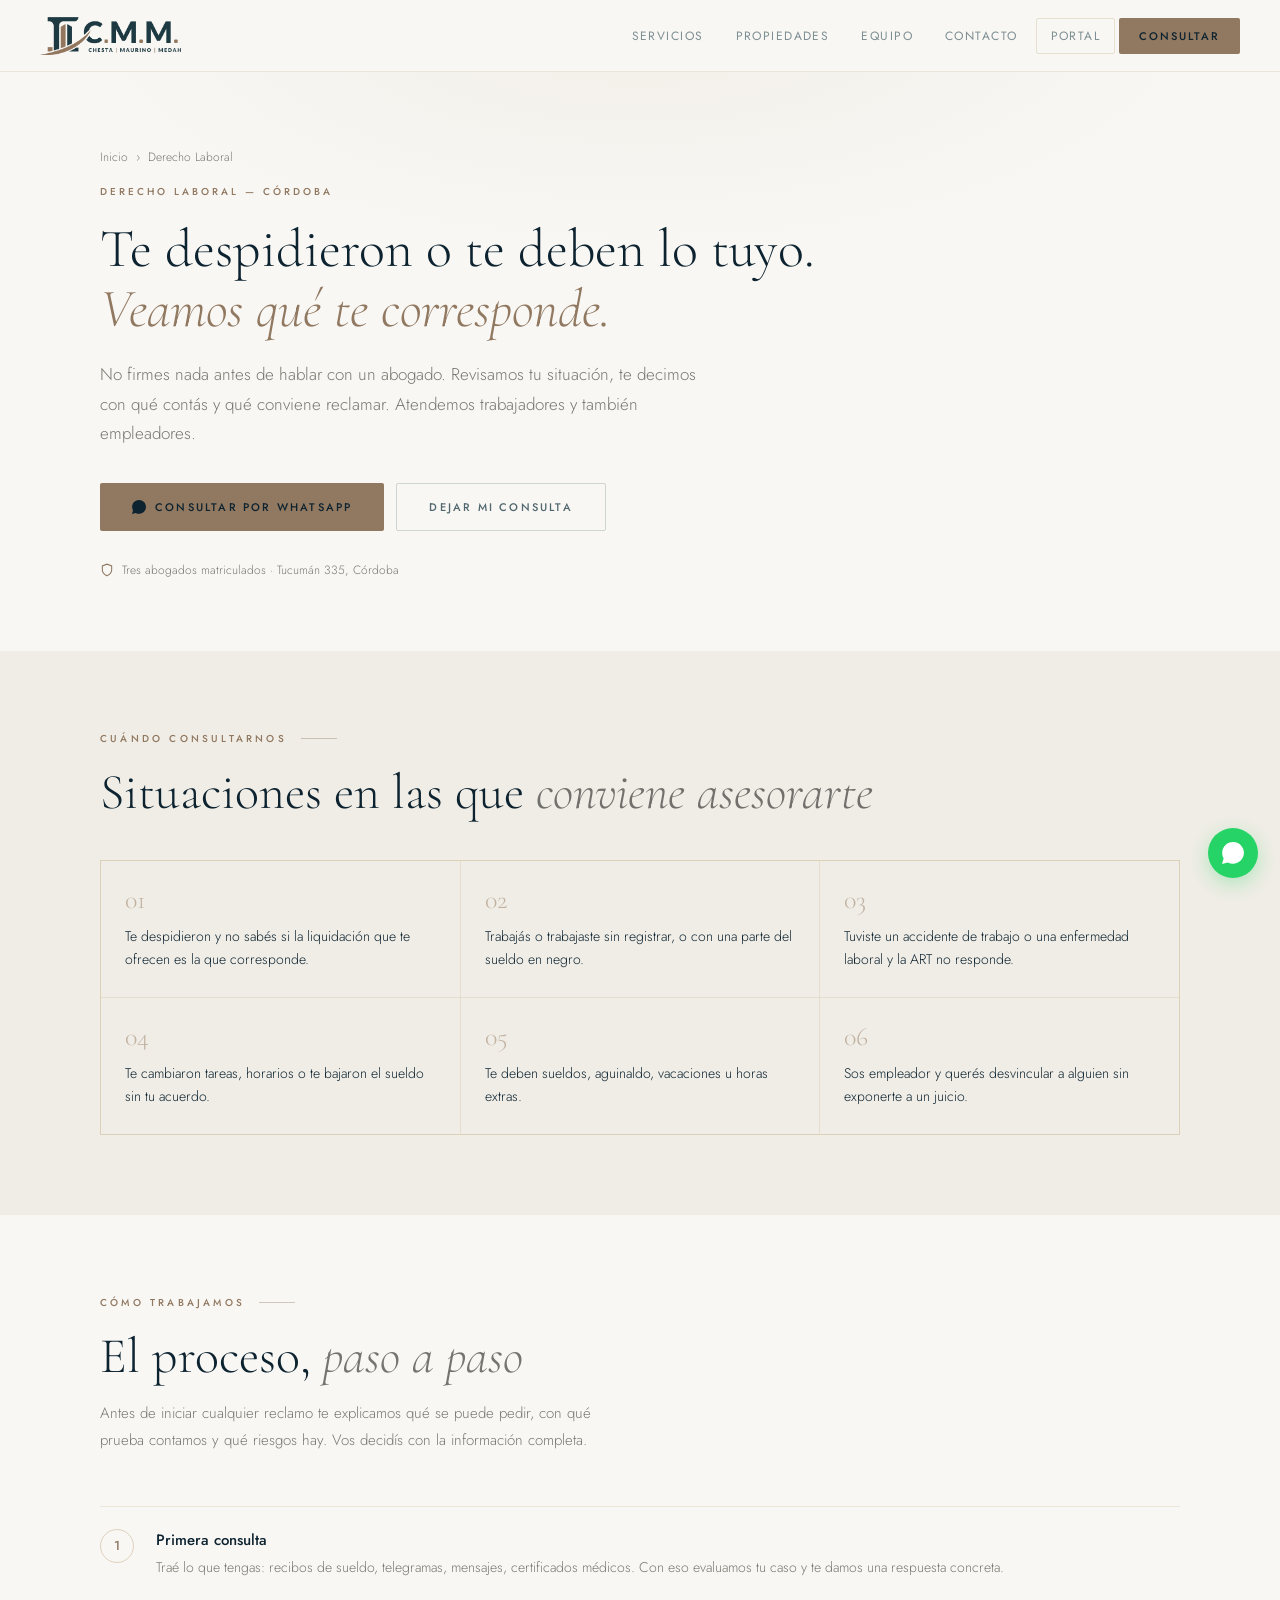
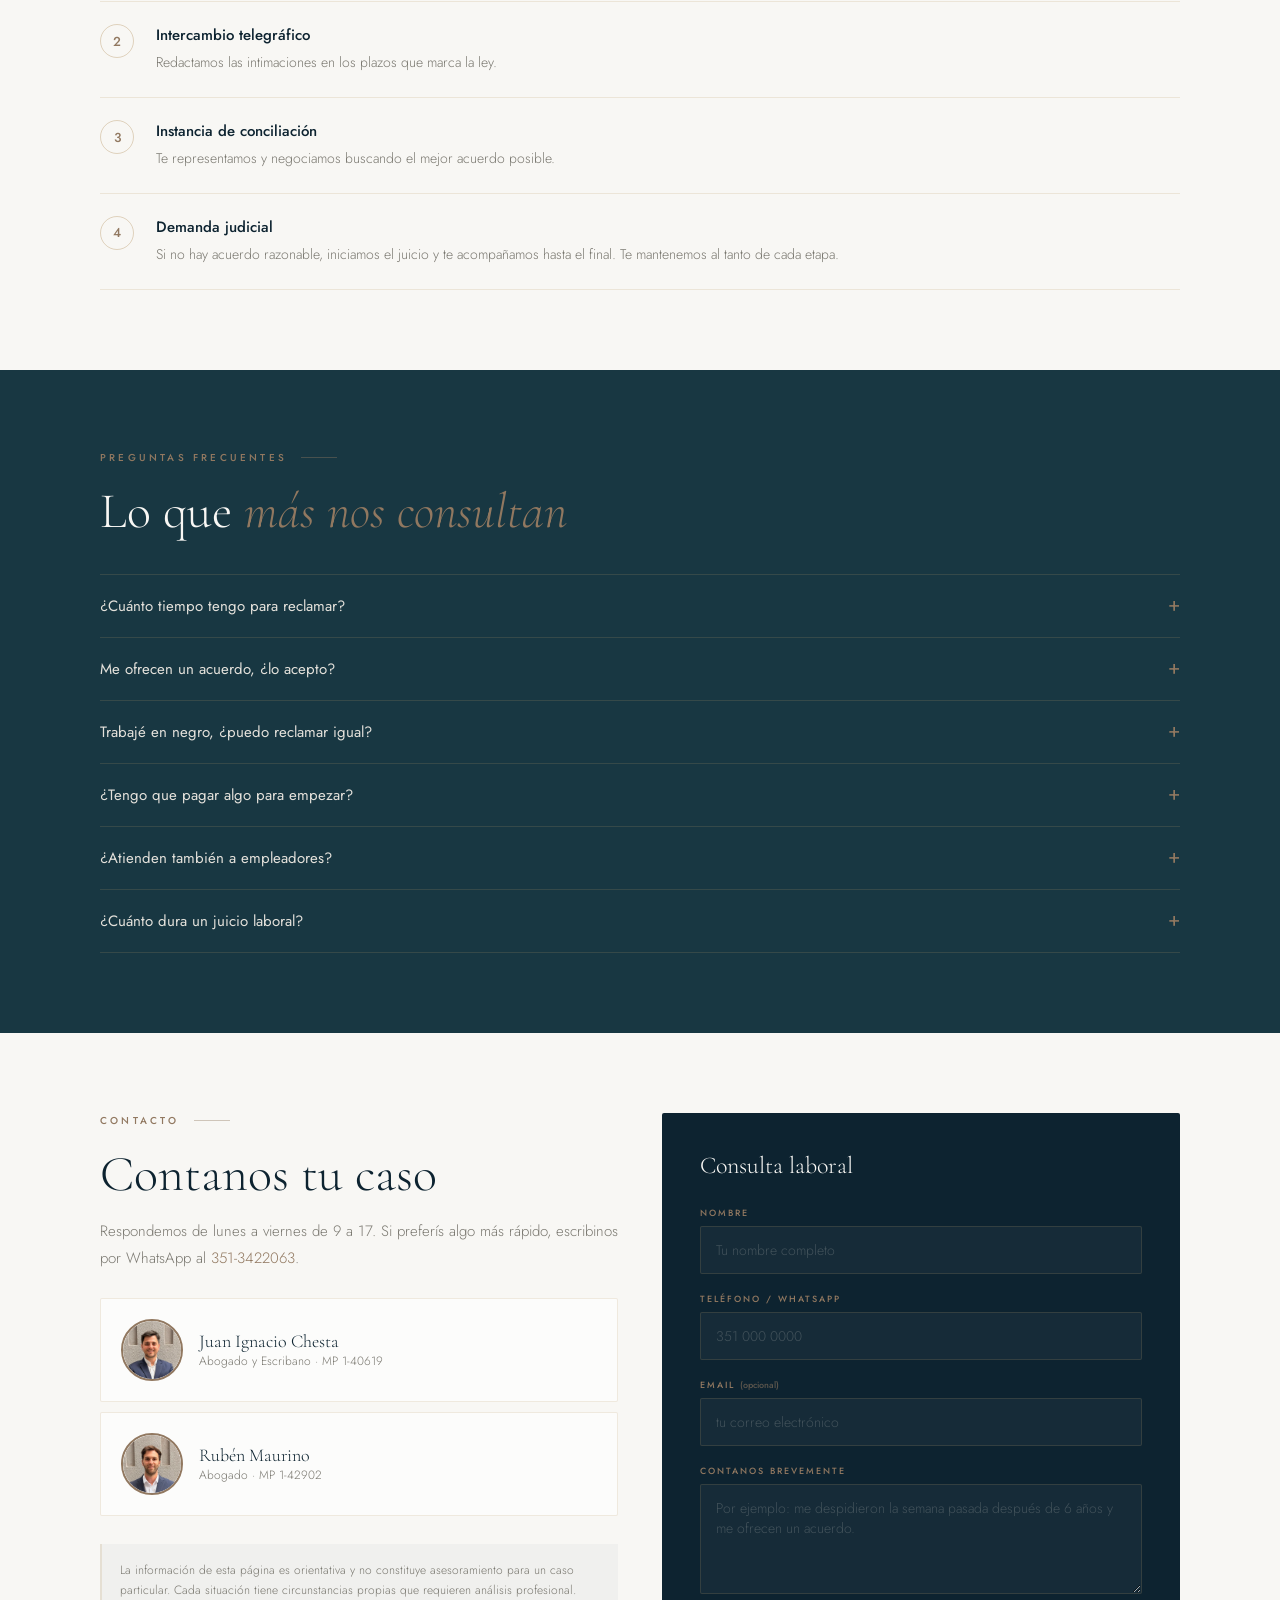
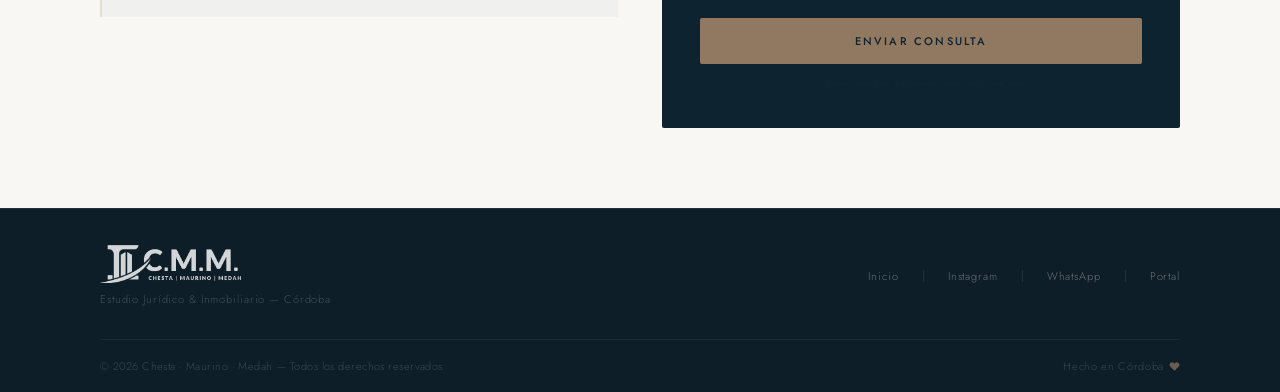
<file: laboral.html>
<!DOCTYPE html>
<html lang="es">
<head>
  <meta charset="utf-8" />
  <meta name="viewport" content="width=device-width, initial-scale=1" />

  <title>Abogado Laboral en Córdoba | Despidos, ART e Indemnizaciones | Estudio CMM</title>
  <meta name="description" content="Abogados laboralistas en Córdoba. Despidos, indemnizaciones, trabajo no registrado y accidentes de trabajo (ART). Te decimos qué te corresponde antes de que firmes nada." />
  <meta name="robots" content="index, follow" />
  <link rel="canonical" href="https://cmmestudio.com.ar/laboral" />

  <meta property="og:type" content="website" />
  <meta property="og:url" content="https://cmmestudio.com.ar/laboral" />
  <meta property="og:title" content="Abogado Laboral en Córdoba | Despidos, ART e Indemnizaciones | CMM" />
  <meta property="og:description" content="Abogados laboralistas en Córdoba. Despidos, indemnizaciones, trabajo no registrado y accidentes de trabajo (ART). Te decimos qué te corresponde antes de que firmes nada." />
  <meta property="og:image" content="https://cmmestudio.com.ar/og.jpg" />
  <meta property="og:locale" content="es_AR" />
  <meta property="og:site_name" content="Estudio CMM - Chesta, Maurino, Medah" />
  <meta name="application-name" content="Estudio CMM - Chesta, Maurino, Medah" />

  <script type="application/ld+json">
  {
    "@context": "https://schema.org",
    "@type": "LegalService",
    "name": "CMM — Derecho Laboral",
    "description": "Abogados laboralistas en Córdoba. Despidos, indemnizaciones, trabajo no registrado y accidentes de trabajo (ART). Te decimos qué te corresponde antes de que firmes nada.",
    "url": "https://cmmestudio.com.ar/laboral",
    "telephone": "+543513422063",
    "areaServed": { "@type": "City", "name": "Córdoba" },
    "address": {
      "@type": "PostalAddress",
      "streetAddress": "Tucumán 335, Planta Alta",
      "addressLocality": "Córdoba",
      "addressRegion": "Córdoba",
      "addressCountry": "AR"
    },
    "parentOrganization": { "@type": "Organization", "name": "CMM — Estudio Jurídico e Inmobiliario" }
  }
  </script>

  <script type="application/ld+json">
  {
    "@context": "https://schema.org",
    "@type": "FAQPage",
    "mainEntity": [
      { "@type": "Question", "name": "¿Cuánto tiempo tengo para reclamar?",
        "acceptedAnswer": { "@type": "Answer", "text": "Los créditos laborales prescriben a los dos años, pero varios reclamos tienen plazos mucho más cortos para intimar: hay telegramas que deben enviarse en días. Por eso conviene consultar apenas aparece el problema, no cuando ya pasó un tiempo." } },
      { "@type": "Question", "name": "Me ofrecen un acuerdo, ¿lo acepto?",
        "acceptedAnswer": { "@type": "Answer", "text": "Depende de cuánto te corresponde realmente y de qué estás resignando al firmar. Muchos acuerdos incluyen una renuncia a reclamar en el futuro. Traenos la propuesta antes de firmar: revisarla no te cuesta nada y puede cambiar bastante el número." } },
      { "@type": "Question", "name": "Trabajé en negro, ¿puedo reclamar igual?",
        "acceptedAnswer": { "@type": "Answer", "text": "Sí. La falta de registración no borra tus derechos. Lo central es poder acreditar la relación laboral, y para eso sirven testigos, mensajes, transferencias, fotos y recibos informales." } },
      { "@type": "Question", "name": "¿Tengo que pagar algo para empezar?",
        "acceptedAnswer": { "@type": "Answer", "text": "Los honorarios se conversan en la primera consulta según el caso. No trabajamos con esquemas rígidos y te explicamos de entrada cómo se cobra, para que no haya sorpresas." } },
      { "@type": "Question", "name": "¿Atienden también a empleadores?",
        "acceptedAnswer": { "@type": "Answer", "text": "Sí. Asesoramos a empresas y empleadores en desvinculaciones, documentación del personal y prevención de conflictos. Es bastante más barato prevenir que litigar." } },
      { "@type": "Question", "name": "¿Cuánto dura un juicio laboral?",
        "acceptedAnswer": { "@type": "Answer", "text": "Depende del tribunal, de la complejidad y de si hay acuerdo en la etapa conciliatoria. No te podemos dar un plazo cerrado sin ver el caso, y desconfiá de quien lo haga." } }
    ]
  }
  </script>

  <meta name="theme-color" content="#0d2330" />
  <link rel="icon" type="image/png" href="favicon.png" />
  <link rel="preconnect" href="https://fonts.googleapis.com">
  <link rel="preconnect" href="https://fonts.gstatic.com" crossorigin>
  <link href="https://fonts.googleapis.com/css2?family=Cormorant+Garamond:ital,wght@0,300;0,400;0,500;0,600;1,300;1,400&family=Jost:wght@300;400;500;600&display=swap" rel="stylesheet">
  <link rel="stylesheet" href="estilos.css">

  <!-- Google tag (gtag.js) — Google Ads AW-18553859405 -->
  <script async src="https://www.googletagmanager.com/gtag/js?id=AW-18553859405"></script>
  <script>
    window.dataLayer = window.dataLayer || [];
    function gtag(){dataLayer.push(arguments);}
    gtag('js', new Date());
    gtag('config', 'AW-18553859405');
  </script>
</head>
<body>


  <header>
    <a href="/" aria-label="CMM — Inicio">
      <img src="logo-cmm.png" alt="CMM — Estudio Jurídico e Inmobiliario" class="brand-logo" width="898" height="242">
    </a>
    <nav class="main-nav">
      <a href="/#ofrecemos">Servicios</a>
      <a href="/#propiedades">Propiedades</a>
      <a href="/#equipo">Equipo</a>
      <a href="/#contacto">Contacto</a>
      <a href="https://cmmgestion.com.ar/" target="_blank" rel="noopener" class="nav-portal">Portal</a>
      <a href="https://wa.me/543513422063?text=Hola%20CMM%2C%20necesito%20asesoramiento%20laboral" target="_blank" rel="noopener" class="nav-cta">Consultar</a>
    </nav>
    <button class="hamb" id="hambBtn" aria-label="Menú" aria-expanded="false"><span></span><span></span><span></span></button>
  </header>

  <div class="mobile-menu" id="mobileMenu">
    <a href="/#ofrecemos">Servicios</a>
    <a href="/#propiedades">Propiedades</a>
    <a href="/#equipo">Equipo</a>
    <a href="/#contacto">Contacto</a>
    <a href="https://cmmgestion.com.ar/" target="_blank" rel="noopener">Portal propietarios e inquilinos</a>
    <a href="https://wa.me/543513422063?text=Hola%20CMM%2C%20necesito%20asesoramiento%20laboral" target="_blank" rel="noopener" class="mobile-cta">Consultar por WhatsApp</a>
  </div>


  <section class="svc-hero">
    <div class="container">
      <p class="svc-migas"><a href="/">Inicio</a> &nbsp;›&nbsp; Derecho Laboral</p>
      <p class="svc-eyebrow">Derecho Laboral — Córdoba</p>
      <h1 class="svc-h1">Te despidieron o te deben lo tuyo. <em>Veamos qué te corresponde.</em></h1>
      <p class="svc-lead">No firmes nada antes de hablar con un abogado. Revisamos tu situación, te decimos con qué contás y qué conviene reclamar. Atendemos trabajadores y también empleadores.</p>
      <div class="svc-cta-row">
        <a class="btn-gold" href="https://wa.me/543513422063?text=Hola%20CMM%2C%20necesito%20asesoramiento%20laboral" target="_blank" rel="noopener">
          <svg width="14" height="14" viewBox="0 0 24 24" fill="currentColor"><path d="M20.52 3.48A11.86 11.86 0 0012.07 0C5.51 0 .2 5.31.2 11.87c0 2.09.55 4.14 1.61 5.95L0 24l6.35-1.76c1.74.95 3.7 1.45 5.7 1.45h.01c6.56 0 11.87-5.31 11.87-11.87 0-3.17-1.24-6.16-3.41-8.34z"/></svg>
          Consultar por WhatsApp
        </a>
        <a class="btn-ghost" href="#consulta">Dejar mi consulta</a>
      </div>
      <p class="svc-reaseguro">
        <svg viewBox="0 0 24 24"><path d="M12 22s8-4 8-10V5l-8-3-8 3v7c0 6 8 10 8 10z"/></svg>
        Tres abogados matriculados · Tucumán 335, Córdoba
      </p>
    </div>
  </section>

  <section class="svc-casos">
    <div class="container">
      <p class="section-label">Cuándo consultarnos</p>
      <h2 class="section-title">Situaciones en las que <em>conviene asesorarte</em></h2>
      <div class="svc-casos-grid">
        <div class="svc-caso"><div class="svc-caso-num">01</div><p>Te despidieron y no sabés si la liquidación que te ofrecen es la que corresponde.</p></div>
        <div class="svc-caso"><div class="svc-caso-num">02</div><p>Trabajás o trabajaste sin registrar, o con una parte del sueldo en negro.</p></div>
        <div class="svc-caso"><div class="svc-caso-num">03</div><p>Tuviste un accidente de trabajo o una enfermedad laboral y la ART no responde.</p></div>
        <div class="svc-caso"><div class="svc-caso-num">04</div><p>Te cambiaron tareas, horarios o te bajaron el sueldo sin tu acuerdo.</p></div>
        <div class="svc-caso"><div class="svc-caso-num">05</div><p>Te deben sueldos, aguinaldo, vacaciones u horas extras.</p></div>
        <div class="svc-caso"><div class="svc-caso-num">06</div><p>Sos empleador y querés desvincular a alguien sin exponerte a un juicio.</p></div>
      </div>
    </div>
  </section>

  <section class="svc-pasos">
    <div class="container">
      <p class="section-label">Cómo trabajamos</p>
      <h2 class="section-title">El proceso, <em>paso a paso</em></h2>
      <p class="section-sub">Antes de iniciar cualquier reclamo te explicamos qué se puede pedir, con qué prueba contamos y qué riesgos hay. Vos decidís con la información completa.</p>

      <div class="svc-paso"><div class="svc-paso-n">1</div><div class="svc-paso-txt">
        <h3>Primera consulta</h3>
        <p>Traé lo que tengas: recibos de sueldo, telegramas, mensajes, certificados médicos. Con eso evaluamos tu caso y te damos una respuesta concreta.</p>
      </div></div>
      <div class="svc-paso"><div class="svc-paso-n">2</div><div class="svc-paso-txt">
        <h3>Intercambio telegráfico</h3>
        <p>Redactamos las intimaciones en los plazos que marca la ley.</p>
      </div></div>
      <div class="svc-paso"><div class="svc-paso-n">3</div><div class="svc-paso-txt">
        <h3>Instancia de conciliación</h3>
        <p>Te representamos y negociamos buscando el mejor acuerdo posible.</p>
      </div></div>
      <div class="svc-paso"><div class="svc-paso-n">4</div><div class="svc-paso-txt">
        <h3>Demanda judicial</h3>
        <p>Si no hay acuerdo razonable, iniciamos el juicio y te acompañamos hasta el final. Te mantenemos al tanto de cada etapa.</p>
      </div></div>
    </div>
  </section>

  <section class="svc-faq">
    <div class="container">
      <p class="section-label">Preguntas frecuentes</p>
      <h2 class="section-title">Lo que <em>más nos consultan</em></h2>

      <details class="svc-faq-item"><summary>¿Cuánto tiempo tengo para reclamar?</summary>
        <p class="svc-faq-respuesta">Los créditos laborales prescriben a los dos años, pero varios reclamos tienen plazos mucho más cortos para intimar: hay telegramas que deben enviarse en días. Por eso conviene consultar apenas aparece el problema, no cuando ya pasó un tiempo.</p></details>

      <details class="svc-faq-item"><summary>Me ofrecen un acuerdo, ¿lo acepto?</summary>
        <p class="svc-faq-respuesta">Depende de cuánto te corresponde realmente y de qué estás resignando al firmar. Muchos acuerdos incluyen una renuncia a reclamar en el futuro. Traenos la propuesta antes de firmar: revisarla no te cuesta nada y puede cambiar bastante el número.</p></details>

      <details class="svc-faq-item"><summary>Trabajé en negro, ¿puedo reclamar igual?</summary>
        <p class="svc-faq-respuesta">Sí. La falta de registración no borra tus derechos. Lo central es poder acreditar la relación laboral, y para eso sirven testigos, mensajes, transferencias, fotos y recibos informales.</p></details>

      <details class="svc-faq-item"><summary>¿Tengo que pagar algo para empezar?</summary>
        <p class="svc-faq-respuesta">Los honorarios se conversan en la primera consulta según el caso. No trabajamos con esquemas rígidos y te explicamos de entrada cómo se cobra, para que no haya sorpresas.</p></details>

      <details class="svc-faq-item"><summary>¿Atienden también a empleadores?</summary>
        <p class="svc-faq-respuesta">Sí. Asesoramos a empresas y empleadores en desvinculaciones, documentación del personal y prevención de conflictos. Es bastante más barato prevenir que litigar.</p></details>

      <details class="svc-faq-item"><summary>¿Cuánto dura un juicio laboral?</summary>
        <p class="svc-faq-respuesta">Depende del tribunal, de la complejidad y de si hay acuerdo en la etapa conciliatoria. No te podemos dar un plazo cerrado sin ver el caso, y desconfiá de quien lo haga.</p></details>
    </div>
  </section>

  <section class="svc-cierre" id="consulta">
    <div class="container">
      <div class="svc-cierre-grid">
        <div>
          <p class="section-label">Contacto</p>
          <h2 class="section-title">Contanos tu caso</h2>
          <p class="section-sub" style="margin-bottom:0">
            Respondemos de lunes a viernes de 9 a 17. Si preferís algo más rápido,
            escribinos por WhatsApp al <a href="https://wa.me/543513422063" target="_blank" rel="noopener" style="color:var(--dorado)">351-3422063</a>.
          </p>

          <div class="svc-profesional">
            <img src="foto-juani.webp" alt="Juan Ignacio Chesta" width="300" height="300" loading="lazy">
            <div>
              <div class="svc-profesional-nombre">Juan Ignacio Chesta</div>
              <div class="svc-profesional-rol">Abogado y Escribano · MP 1-40619</div>
            </div>
          </div>

          <div class="svc-profesional">
            <img src="foto-benja.webp" alt="Rubén Maurino" width="300" height="300" loading="lazy">
            <div>
              <div class="svc-profesional-nombre">Rubén Maurino</div>
              <div class="svc-profesional-rol">Abogado · MP 1-42902</div>
            </div>
          </div>

          <p class="svc-disclaimer">
            La información de esta página es orientativa y no constituye asesoramiento
            para un caso particular. Cada situación tiene circunstancias propias que
            requieren análisis profesional.
          </p>
        </div>

        <div class="contact-form-wrap">
          <p class="contact-form-title">Consulta laboral</p>
          <form name="consulta-servicio" method="POST" data-netlify="true" netlify-honeypot="apellido-2">
            <input type="hidden" name="form-name" value="consulta-servicio">
            <input type="hidden" name="servicio" value="Derecho laboral">
            <p hidden><label>No completar: <input name="apellido-2"></label></p>
            <div class="form-field">
              <label>Nombre</label>
              <input required name="nombre" type="text" placeholder="Tu nombre completo">
            </div>
            <div class="form-field">
              <label>Teléfono / WhatsApp</label>
              <input required name="telefono" type="tel" autocomplete="tel" placeholder="351 000 0000">
            </div>
            <div class="form-field">
              <label>Email <span style="text-transform:none;letter-spacing:0;opacity:.6">(opcional)</span></label>
              <input name="email" type="email" autocomplete="email" placeholder="tu correo electrónico">
            </div>
            <div class="form-field">
              <label>Contanos brevemente</label>
              <textarea required name="mensaje" placeholder="Por ejemplo: me despidieron la semana pasada después de 6 años y me ofrecen un acuerdo."></textarea>
            </div>
            <button class="form-submit" type="submit">Enviar consulta</button>
            <p class="form-note">Al enviar aceptás nuestra política de privacidad.</p>
          </form>
        </div>
      </div>
    </div>
  </section>

  <footer>
    <div class="footer-inner">
      <div class="footer-top">
        <div class="footer-brand">
          <img src="logo-cmm.png" alt="CMM — Estudio Jurídico e Inmobiliario" class="footer-logo" width="898" height="242" loading="lazy">
          <span class="footer-tagline">Estudio Jurídico &amp; Inmobiliario — Córdoba</span>
        </div>
        <div class="footer-links">
          <a href="/">Inicio</a>
          <div class="footer-link-sep"></div>
          <a href="https://www.instagram.com/estudiocmm/" target="_blank" rel="noopener">Instagram</a>
          <div class="footer-link-sep"></div>
          <a href="https://wa.me/543513422063" target="_blank" rel="noopener">WhatsApp</a>
          <div class="footer-link-sep"></div>
          <a href="https://cmmgestion.com.ar/" target="_blank" rel="noopener">Portal</a>
        </div>
      </div>
      <div class="footer-bottom">
        <span class="footer-text">© <span id="y"></span> Chesta · Maurino · Medah — Todos los derechos reservados</span>
        <span class="footer-hecho">Hecho en Córdoba
          <svg viewBox="0 0 24 24"><path d="M20.84 4.61a5.5 5.5 0 0 0-7.78 0L12 5.67l-1.06-1.06a5.5 5.5 0 0 0-7.78 7.78l1.06 1.06L12 21.23l7.78-7.78 1.06-1.06a5.5 5.5 0 0 0 0-7.78z"/></svg>
        </span>
      </div>
    </div>
  </footer>

  <div class="float-wa">
    <a href="https://wa.me/543513422063?text=Hola%20CMM%2C%20necesito%20asesoramiento%20laboral" target="_blank" rel="noopener" aria-label="WhatsApp CMM">
      <svg xmlns='http://www.w3.org/2000/svg' width='22' height='22' viewBox='0 0 24 24' fill='white'><path d='M20.52 3.48A11.86 11.86 0 0012.07 0C5.51 0 .2 5.31.2 11.87c0 2.09.55 4.14 1.61 5.95L0 24l6.35-1.76c1.74.95 3.7 1.45 5.7 1.45h.01c6.56 0 11.87-5.31 11.87-11.87 0-3.17-1.24-6.16-3.41-8.34z'/></svg>
    </a>
  </div>

  <div class="sticky-cta">
    <a class="scta-wa" href="https://wa.me/543513422063?text=Hola%20CMM%2C%20necesito%20asesoramiento%20laboral" target="_blank" rel="noopener">WhatsApp</a>
    <a class="scta-cal" href="tel:+543513422063">Llamar</a>
  </div>

  <script>
    document.getElementById('y').textContent = new Date().getFullYear();
    var hb = document.getElementById('hambBtn'), mm = document.getElementById('mobileMenu');
    if (hb && mm) {
      hb.addEventListener('click', function() {
        var abierto = mm.classList.toggle('open');
        hb.setAttribute('aria-expanded', abierto);
      });
      mm.querySelectorAll('a').forEach(function(a) {
        a.addEventListener('click', function() { mm.classList.remove('open'); hb.setAttribute('aria-expanded', false); });
      });
    }
  </script>
  <script src="conversiones.js" defer></script>
</body>
</html>
</file>
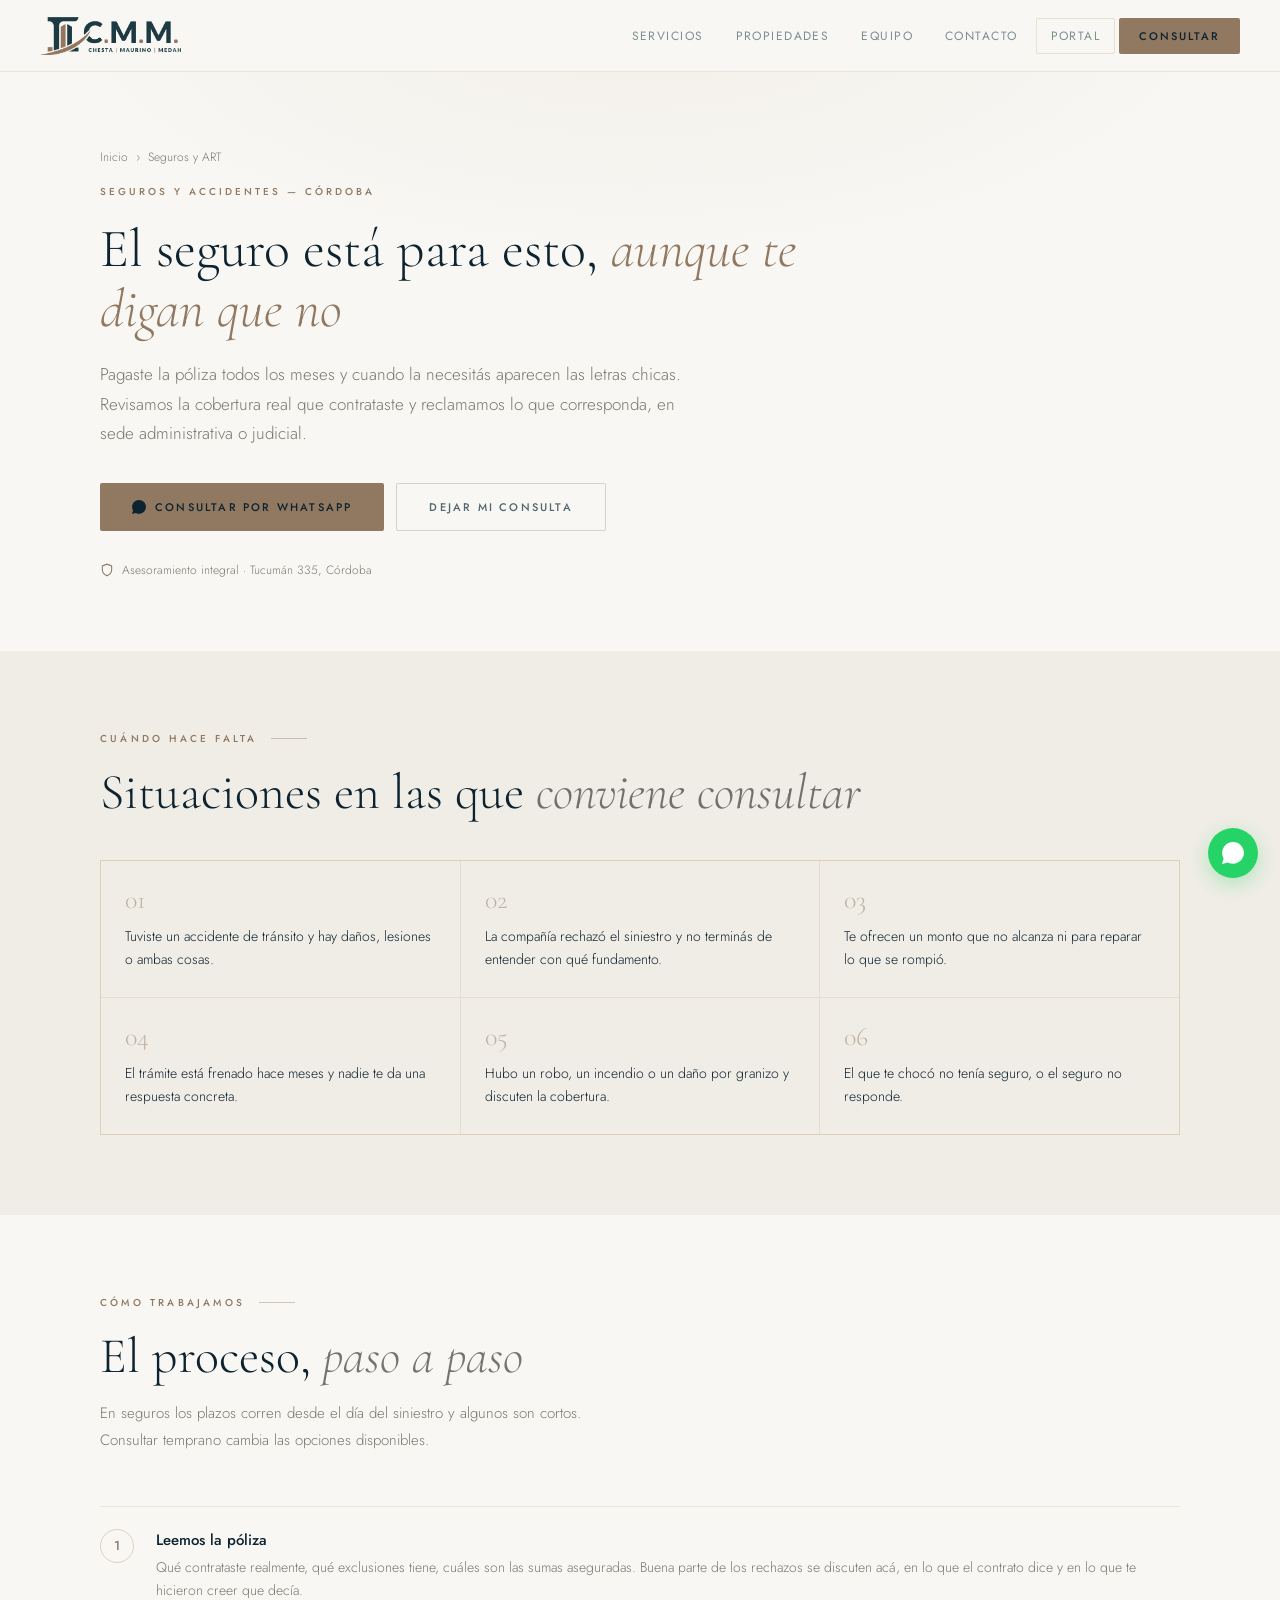
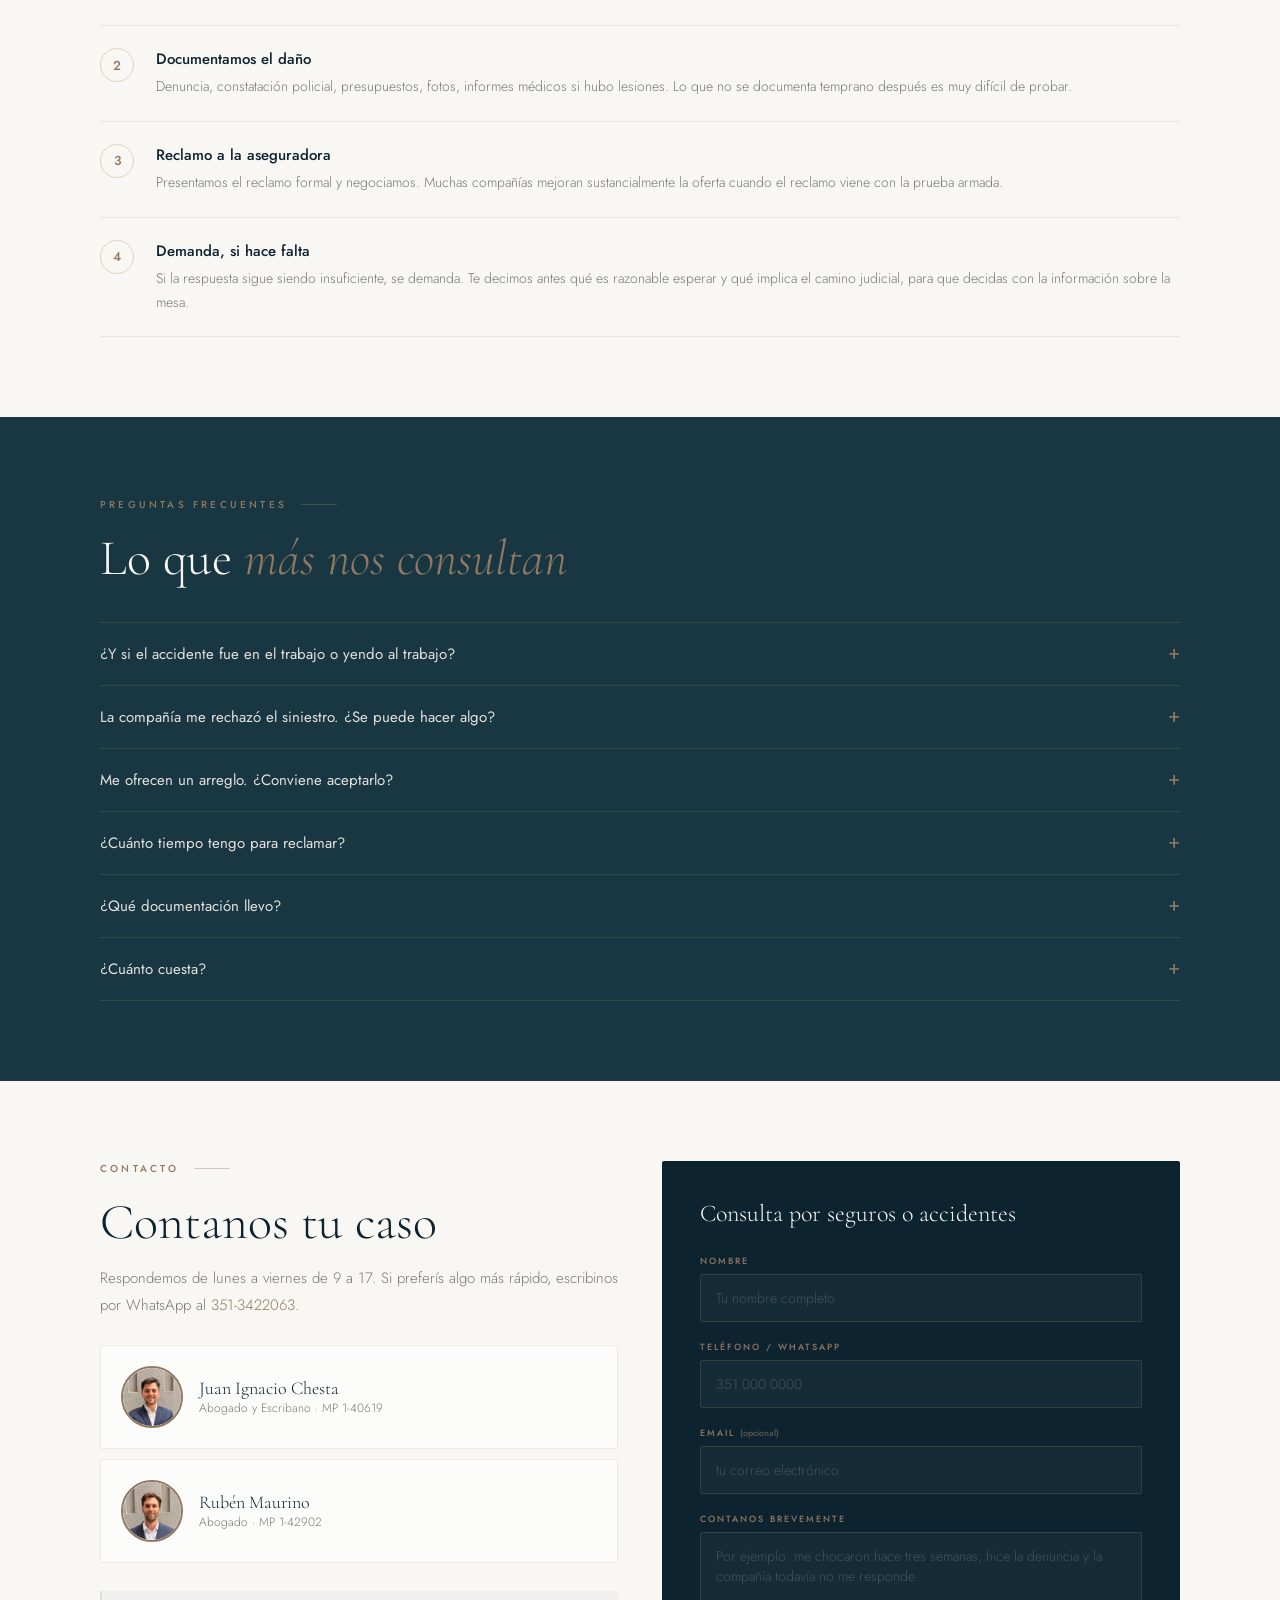
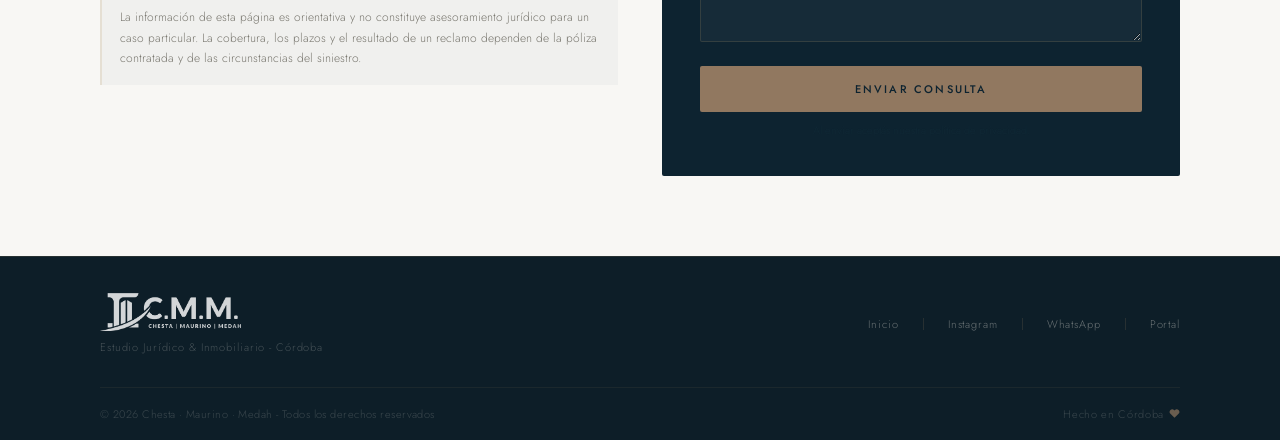
<file: seguros.html>
<!DOCTYPE html>
<html lang="es">
<head>
  <meta charset="utf-8" />
  <meta name="viewport" content="width=device-width, initial-scale=1" />

  <title>Abogados en Seguros y Accidentes en Córdoba | Estudio CMM</title>
  <meta name="description" content="Accidentes de tránsito, siniestros rechazados y ofertas por debajo de lo que corresponde. Revisamos tu póliza y reclamamos a la aseguradora." />
  <meta name="robots" content="index, follow" />
  <link rel="canonical" href="https://cmmestudio.com.ar/seguros" />

  <meta property="og:type" content="website" />
  <meta property="og:url" content="https://cmmestudio.com.ar/seguros" />
  <meta property="og:title" content="Seguros y Accidentes en Córdoba | CMM" />
  <meta property="og:description" content="Cuando la compañía rechaza el siniestro, demora o te ofrece una cifra que no cubre el daño." />
  <meta property="og:image" content="https://cmmestudio.com.ar/og.jpg" />
  <meta property="og:locale" content="es_AR" />
  <meta property="og:site_name" content="Estudio CMM - Chesta, Maurino, Medah" />
  <meta name="application-name" content="Estudio CMM - Chesta, Maurino, Medah" />

  <script type="application/ld+json">
{
  "@context": "https://schema.org",
  "@type": "LegalService",
  "name": "CMM — Seguros y Accidentes",
  "description": "Reclamos por accidentes de tránsito y conflictos con compañías de seguros en Córdoba, Argentina.",
  "url": "https://cmmestudio.com.ar/seguros",
  "telephone": "+543513422063",
  "areaServed": {
    "@type": "City",
    "name": "Córdoba"
  },
  "address": {
    "@type": "PostalAddress",
    "streetAddress": "Tucumán 335, Planta Alta",
    "addressLocality": "Córdoba",
    "addressRegion": "Córdoba",
    "addressCountry": "AR"
  },
  "parentOrganization": {
    "@type": "Organization",
    "name": "CMM — Estudio Jurídico e Inmobiliario"
  }
}
  </script>

  <script type="application/ld+json">
{
  "@context": "https://schema.org",
  "@type": "FAQPage",
  "mainEntity": [
    {
      "@type": "Question",
      "name": "¿Y si el accidente fue en el trabajo o yendo al trabajo?",
      "acceptedAnswer": {
        "@type": "Answer",
        "text": "Ese caso entra por la vía de riesgos del trabajo y lo tratamos en nuestra página de <a href=\"/laboral\" style=\"color:var(--dorado)\">derecho laboral</a>, donde explicamos cómo funcionan los reclamos ante la ART."
      }
    },
    {
      "@type": "Question",
      "name": "La compañía me rechazó el siniestro. ¿Se puede hacer algo?",
      "acceptedAnswer": {
        "@type": "Answer",
        "text": "Sí, un rechazo no es la última palabra. Hay que ver con qué causal lo rechazaron, si esa causal está realmente en la póliza y si el rechazo se notificó como corresponde. Varios rechazos se caen cuando se los revisa en serio."
      }
    },
    {
      "@type": "Question",
      "name": "Me ofrecen un arreglo. ¿Conviene aceptarlo?",
      "acceptedAnswer": {
        "@type": "Answer",
        "text": "Depende de cuánto cubre frente al daño real y de qué estás renunciando al firmar, porque muchos acuerdos incluyen un desistimiento amplio. Convien que alguien lo lea antes de que firmes, no después."
      }
    },
    {
      "@type": "Question",
      "name": "¿Cuánto tiempo tengo para reclamar?",
      "acceptedAnswer": {
        "@type": "Answer",
        "text": "Los plazos varían según el tipo de reclamo y contra quién se dirija, y algunos son más cortos de lo que la gente supone. Por eso la recomendación es siempre la misma: consultá apenas pasa, aunque creas que no es grave."
      }
    },
    {
      "@type": "Question",
      "name": "¿Qué documentación llevo?",
      "acceptedAnswer": {
        "@type": "Answer",
        "text": "Póliza y comprobantes de pago, denuncia del siniestro, constatación policial si la hubo, fotos, presupuestos de reparación y toda la comunicación que hayas tenido con la compañía."
      }
    }
  ]
}
  </script>

  <meta name="theme-color" content="#0d2330" />
  <link rel="icon" type="image/png" href="favicon.png" />
  <link rel="preconnect" href="https://fonts.googleapis.com">
  <link rel="preconnect" href="https://fonts.gstatic.com" crossorigin>
  <link href="https://fonts.googleapis.com/css2?family=Cormorant+Garamond:ital,wght@0,300;0,400;0,500;0,600;1,300;1,400&family=Jost:wght@300;400;500;600&display=swap" rel="stylesheet">
  <link rel="stylesheet" href="estilos.css">

  <!-- Google tag (gtag.js) - Google Ads AW-18553859405 -->
  <script async src="https://www.googletagmanager.com/gtag/js?id=AW-18553859405"></script>
  <script>
    window.dataLayer = window.dataLayer || [];
    function gtag(){dataLayer.push(arguments);}
    gtag('js', new Date());
    gtag('config', 'AW-18553859405');
  </script>
</head>
<body>

  <header>
    <a href="/" aria-label="CMM - Inicio">
      <img src="logo-cmm.png" alt="CMM - Estudio Jurídico e Inmobiliario" class="brand-logo" width="898" height="242">
    </a>
    <nav class="main-nav">
      <a href="/#ofrecemos">Servicios</a>
      <a href="/#propiedades">Propiedades</a>
      <a href="/#equipo">Equipo</a>
      <a href="/#contacto">Contacto</a>
      <a href="https://cmmgestion.com.ar/" target="_blank" rel="noopener" class="nav-portal">Portal</a>
      <a href="https://wa.me/543513422063?text=Hola%20CMM%2C%20necesito%20asesoramiento%20por%20un%20tema%20de%20seguros" target="_blank" rel="noopener" class="nav-cta">Consultar</a>
    </nav>
    <button class="hamb" id="hambBtn" aria-label="Menú" aria-expanded="false"><span></span><span></span><span></span></button>
  </header>

  <div class="mobile-menu" id="mobileMenu">
    <a href="/#ofrecemos">Servicios</a>
    <a href="/#propiedades">Propiedades</a>
    <a href="/#equipo">Equipo</a>
    <a href="/#contacto">Contacto</a>
    <a href="https://cmmgestion.com.ar/" target="_blank" rel="noopener">Portal propietarios e inquilinos</a>
    <a href="https://wa.me/543513422063?text=Hola%20CMM%2C%20necesito%20asesoramiento%20por%20un%20tema%20de%20seguros" target="_blank" rel="noopener" class="mobile-cta">Consultar por WhatsApp</a>
  </div>

  <section class="svc-hero">
    <div class="container">
      <p class="svc-migas"><a href="/">Inicio</a> &nbsp;›&nbsp; Seguros y ART</p>
      <p class="svc-eyebrow">Seguros y Accidentes — Córdoba</p>
      <h1 class="svc-h1">El seguro está para esto, <em>aunque te digan que no</em></h1>
      <p class="svc-lead">
        Pagaste la póliza todos los meses y cuando la necesitás aparecen las letras chicas. Revisamos la cobertura real que contrataste y reclamamos lo que corresponda, en sede administrativa o judicial.
      </p>
      <div class="svc-cta-row">
        <a class="btn-gold" href="https://wa.me/543513422063?text=Hola%20CMM%2C%20necesito%20asesoramiento%20por%20un%20tema%20de%20seguros" target="_blank" rel="noopener">
          <svg width="14" height="14" viewBox="0 0 24 24" fill="currentColor"><path d="M20.52 3.48A11.86 11.86 0 0012.07 0C5.51 0 .2 5.31.2 11.87c0 2.09.55 4.14 1.61 5.95L0 24l6.35-1.76c1.74.95 3.7 1.45 5.7 1.45h.01c6.56 0 11.87-5.31 11.87-11.87 0-3.17-1.24-6.16-3.41-8.34z"/></svg>
          Consultar por WhatsApp
        </a>
        <a class="btn-ghost" href="#consulta">Dejar mi consulta</a>
      </div>
      <p class="svc-reaseguro">
        <svg viewBox="0 0 24 24"><path d="M12 22s8-4 8-10V5l-8-3-8 3v7c0 6 8 10 8 10z"/></svg>
        Asesoramiento integral · Tucumán 335, Córdoba
      </p>
    </div>
  </section>

  <section class="svc-casos">
    <div class="container">
      <p class="section-label">Cuándo hace falta</p>
      <h2 class="section-title">Situaciones en las que <em>conviene consultar</em></h2>
      <div class="svc-casos-grid">
        <div class="svc-caso"><div class="svc-caso-num">01</div><p>Tuviste un accidente de tránsito y hay daños, lesiones o ambas cosas.</p></div>
        <div class="svc-caso"><div class="svc-caso-num">02</div><p>La compañía rechazó el siniestro y no terminás de entender con qué fundamento.</p></div>
        <div class="svc-caso"><div class="svc-caso-num">03</div><p>Te ofrecen un monto que no alcanza ni para reparar lo que se rompió.</p></div>
        <div class="svc-caso"><div class="svc-caso-num">04</div><p>El trámite está frenado hace meses y nadie te da una respuesta concreta.</p></div>
        <div class="svc-caso"><div class="svc-caso-num">05</div><p>Hubo un robo, un incendio o un daño por granizo y discuten la cobertura.</p></div>
        <div class="svc-caso"><div class="svc-caso-num">06</div><p>El que te chocó no tenía seguro, o el seguro no responde.</p></div>
      </div>
    </div>
  </section>

  <section class="svc-pasos">
    <div class="container">
      <p class="section-label">Cómo trabajamos</p>
      <h2 class="section-title">El proceso, <em>paso a paso</em></h2>
      <p class="section-sub">En seguros los plazos corren desde el día del siniestro y algunos son cortos. Consultar temprano cambia las opciones disponibles.</p>

      <div class="svc-paso"><div class="svc-paso-n">1</div><div class="svc-paso-txt">
        <h3>Leemos la póliza</h3>
        <p>Qué contrataste realmente, qué exclusiones tiene, cuáles son las sumas aseguradas. Buena parte de los rechazos se discuten acá, en lo que el contrato dice y en lo que te hicieron creer que decía.</p>
      </div></div>
      <div class="svc-paso"><div class="svc-paso-n">2</div><div class="svc-paso-txt">
        <h3>Documentamos el daño</h3>
        <p>Denuncia, constatación policial, presupuestos, fotos, informes médicos si hubo lesiones. Lo que no se documenta temprano después es muy difícil de probar.</p>
      </div></div>
      <div class="svc-paso"><div class="svc-paso-n">3</div><div class="svc-paso-txt">
        <h3>Reclamo a la aseguradora</h3>
        <p>Presentamos el reclamo formal y negociamos. Muchas compañías mejoran sustancialmente la oferta cuando el reclamo viene con la prueba armada.</p>
      </div></div>
      <div class="svc-paso"><div class="svc-paso-n">4</div><div class="svc-paso-txt">
        <h3>Demanda, si hace falta</h3>
        <p>Si la respuesta sigue siendo insuficiente, se demanda. Te decimos antes qué es razonable esperar y qué implica el camino judicial, para que decidas con la información sobre la mesa.</p>
      </div></div>
    </div>
  </section>

  <section class="svc-faq">
    <div class="container">
      <p class="section-label">Preguntas frecuentes</p>
      <h2 class="section-title">Lo que <em>más nos consultan</em></h2>

      <details class="svc-faq-item"><summary>¿Y si el accidente fue en el trabajo o yendo al trabajo?</summary>
        <p class="svc-faq-respuesta">Ese caso entra por la vía de riesgos del trabajo y lo tratamos en nuestra página de <a href="/laboral" style="color:var(--dorado)">derecho laboral</a>, donde explicamos cómo funcionan los reclamos ante la ART.</p></details>

      <details class="svc-faq-item"><summary>La compañía me rechazó el siniestro. ¿Se puede hacer algo?</summary>
        <p class="svc-faq-respuesta">Sí, un rechazo no es la última palabra. Hay que ver con qué causal lo rechazaron, si esa causal está realmente en la póliza y si el rechazo se notificó como corresponde. Varios rechazos se caen cuando se los revisa en serio.</p></details>

      <details class="svc-faq-item"><summary>Me ofrecen un arreglo. ¿Conviene aceptarlo?</summary>
        <p class="svc-faq-respuesta">Depende de cuánto cubre frente al daño real y de qué estás renunciando al firmar, porque muchos acuerdos incluyen un desistimiento amplio. Convien que alguien lo lea antes de que firmes, no después.</p></details>

      <details class="svc-faq-item"><summary>¿Cuánto tiempo tengo para reclamar?</summary>
        <p class="svc-faq-respuesta">Los plazos varían según el tipo de reclamo y contra quién se dirija, y algunos son más cortos de lo que la gente supone. Por eso la recomendación es siempre la misma: consultá apenas pasa, aunque creas que no es grave.</p></details>

      <details class="svc-faq-item"><summary>¿Qué documentación llevo?</summary>
        <p class="svc-faq-respuesta">Póliza y comprobantes de pago, denuncia del siniestro, constatación policial si la hubo, fotos, presupuestos de reparación y toda la comunicación que hayas tenido con la compañía.</p></details>

      <details class="svc-faq-item"><summary>¿Cuánto cuesta?</summary>
        <p class="svc-faq-respuesta">Depende del tipo de reclamo. Lo conversamos en la primera consulta, con el esquema de honorarios claro antes de que decidas avanzar.</p></details>

    </div>
  </section>

  <section class="svc-cierre" id="consulta">
    <div class="container">
      <div class="svc-cierre-grid">
        <div>
          <p class="section-label">Contacto</p>
          <h2 class="section-title">Contanos tu caso</h2>
          <p class="section-sub" style="margin-bottom:0">
            Respondemos de lunes a viernes de 9 a 17. Si preferís algo más rápido,
            escribinos por WhatsApp al <a href="https://wa.me/543513422063" target="_blank" rel="noopener" style="color:var(--dorado)">351-3422063</a>.
          </p>

          <div class="svc-profesional">
            <img src="foto-juani.webp" alt="Juan Ignacio Chesta" width="300" height="300" loading="lazy">
            <div>
              <div class="svc-profesional-nombre">Juan Ignacio Chesta</div>
              <div class="svc-profesional-rol">Abogado y Escribano · MP 1-40619</div>
            </div>
          </div>

          <div class="svc-profesional">
            <img src="foto-benja.webp" alt="Ruben Maurino" width="300" height="300" loading="lazy">
            <div>
              <div class="svc-profesional-nombre">Rubén Maurino</div>
              <div class="svc-profesional-rol">Abogado · MP 1-42902</div>
            </div>
          </div>

          <p class="svc-disclaimer">
            La información de esta página es orientativa y no constituye asesoramiento jurídico para un caso particular. La cobertura, los plazos y el resultado de un reclamo dependen de la póliza contratada y de las circunstancias del siniestro.
          </p>
        </div>

        <div class="contact-form-wrap">
          <p class="contact-form-title">Consulta por seguros o accidentes</p>
          <form name="consulta-servicio" method="POST" data-netlify="true" netlify-honeypot="apellido-2">
            <input type="hidden" name="form-name" value="consulta-servicio">
            <input type="hidden" name="servicio" value="Seguros y Accidentes">
            <p hidden><label>No completar: <input name="apellido-2"></label></p>
            <div class="form-field">
              <label>Nombre</label>
              <input required name="nombre" type="text" placeholder="Tu nombre completo">
            </div>
            <div class="form-field">
              <label>Teléfono / WhatsApp</label>
              <input required name="telefono" type="tel" autocomplete="tel" placeholder="351 000 0000">
            </div>
            <div class="form-field">
              <label>Email <span style="text-transform:none;letter-spacing:0;opacity:.6">(opcional)</span></label>
              <input name="email" type="email" autocomplete="email" placeholder="tu correo electrónico">
            </div>
            <div class="form-field">
              <label>Contanos brevemente</label>
              <textarea required name="mensaje" placeholder="Por ejemplo: me chocaron hace tres semanas, hice la denuncia y la compañía todavía no me responde."></textarea>
            </div>
            <button class="form-submit" type="submit">Enviar consulta</button>
            <p class="form-note">Al enviar aceptás nuestra política de privacidad.</p>
          </form>
        </div>
      </div>
    </div>
  </section>

  <footer>
    <div class="footer-inner">
      <div class="footer-top">
        <div class="footer-brand">
          <img src="logo-cmm.png" alt="CMM - Estudio Jurídico e Inmobiliario" class="footer-logo" width="898" height="242" loading="lazy">
          <span class="footer-tagline">Estudio Jurídico &amp; Inmobiliario - Córdoba</span>
        </div>
        <div class="footer-links">
          <a href="/">Inicio</a>
          <div class="footer-link-sep"></div>
          <a href="https://www.instagram.com/estudiocmm/" target="_blank" rel="noopener">Instagram</a>
          <div class="footer-link-sep"></div>
          <a href="https://wa.me/543513422063" target="_blank" rel="noopener">WhatsApp</a>
          <div class="footer-link-sep"></div>
          <a href="https://cmmgestion.com.ar/" target="_blank" rel="noopener">Portal</a>
        </div>
      </div>
      <div class="footer-bottom">
        <span class="footer-text">© <span id="y"></span> Chesta · Maurino · Medah - Todos los derechos reservados</span>
        <span class="footer-hecho">Hecho en Córdoba
          <svg viewBox="0 0 24 24"><path d="M20.84 4.61a5.5 5.5 0 0 0-7.78 0L12 5.67l-1.06-1.06a5.5 5.5 0 0 0-7.78 7.78l1.06 1.06L12 21.23l7.78-7.78 1.06-1.06a5.5 5.5 0 0 0 0-7.78z"/></svg>
        </span>
      </div>
    </div>
  </footer>

  <div class="float-wa">
    <a href="https://wa.me/543513422063?text=Hola%20CMM%2C%20necesito%20asesoramiento%20por%20un%20tema%20de%20seguros" target="_blank" rel="noopener" aria-label="WhatsApp CMM">
      <svg xmlns='http://www.w3.org/2000/svg' width='22' height='22' viewBox='0 0 24 24' fill='white'><path d='M20.52 3.48A11.86 11.86 0 0012.07 0C5.51 0 .2 5.31.2 11.87c0 2.09.55 4.14 1.61 5.95L0 24l6.35-1.76c1.74.95 3.7 1.45 5.7 1.45h.01c6.56 0 11.87-5.31 11.87-11.87 0-3.17-1.24-6.16-3.41-8.34z'/></svg>
    </a>
  </div>

  <div class="sticky-cta">
    <a class="scta-wa" href="https://wa.me/543513422063?text=Hola%20CMM%2C%20necesito%20asesoramiento%20por%20un%20tema%20de%20seguros" target="_blank" rel="noopener">WhatsApp</a>
    <a class="scta-cal" href="tel:+543513422063">Llamar</a>
  </div>

  <script>
    document.getElementById('y').textContent = new Date().getFullYear();
    var hb = document.getElementById('hambBtn'), mm = document.getElementById('mobileMenu');
    if (hb && mm) {
      hb.addEventListener('click', function() {
        var abierto = mm.classList.toggle('open');
        hb.setAttribute('aria-expanded', abierto);
      });
      mm.querySelectorAll('a').forEach(function(a) {
        a.addEventListener('click', function() { mm.classList.remove('open'); hb.setAttribute('aria-expanded', false); });
      });
    }
  </script>
  <script src="conversiones.js" defer></script>
</body>
</html>
</file>
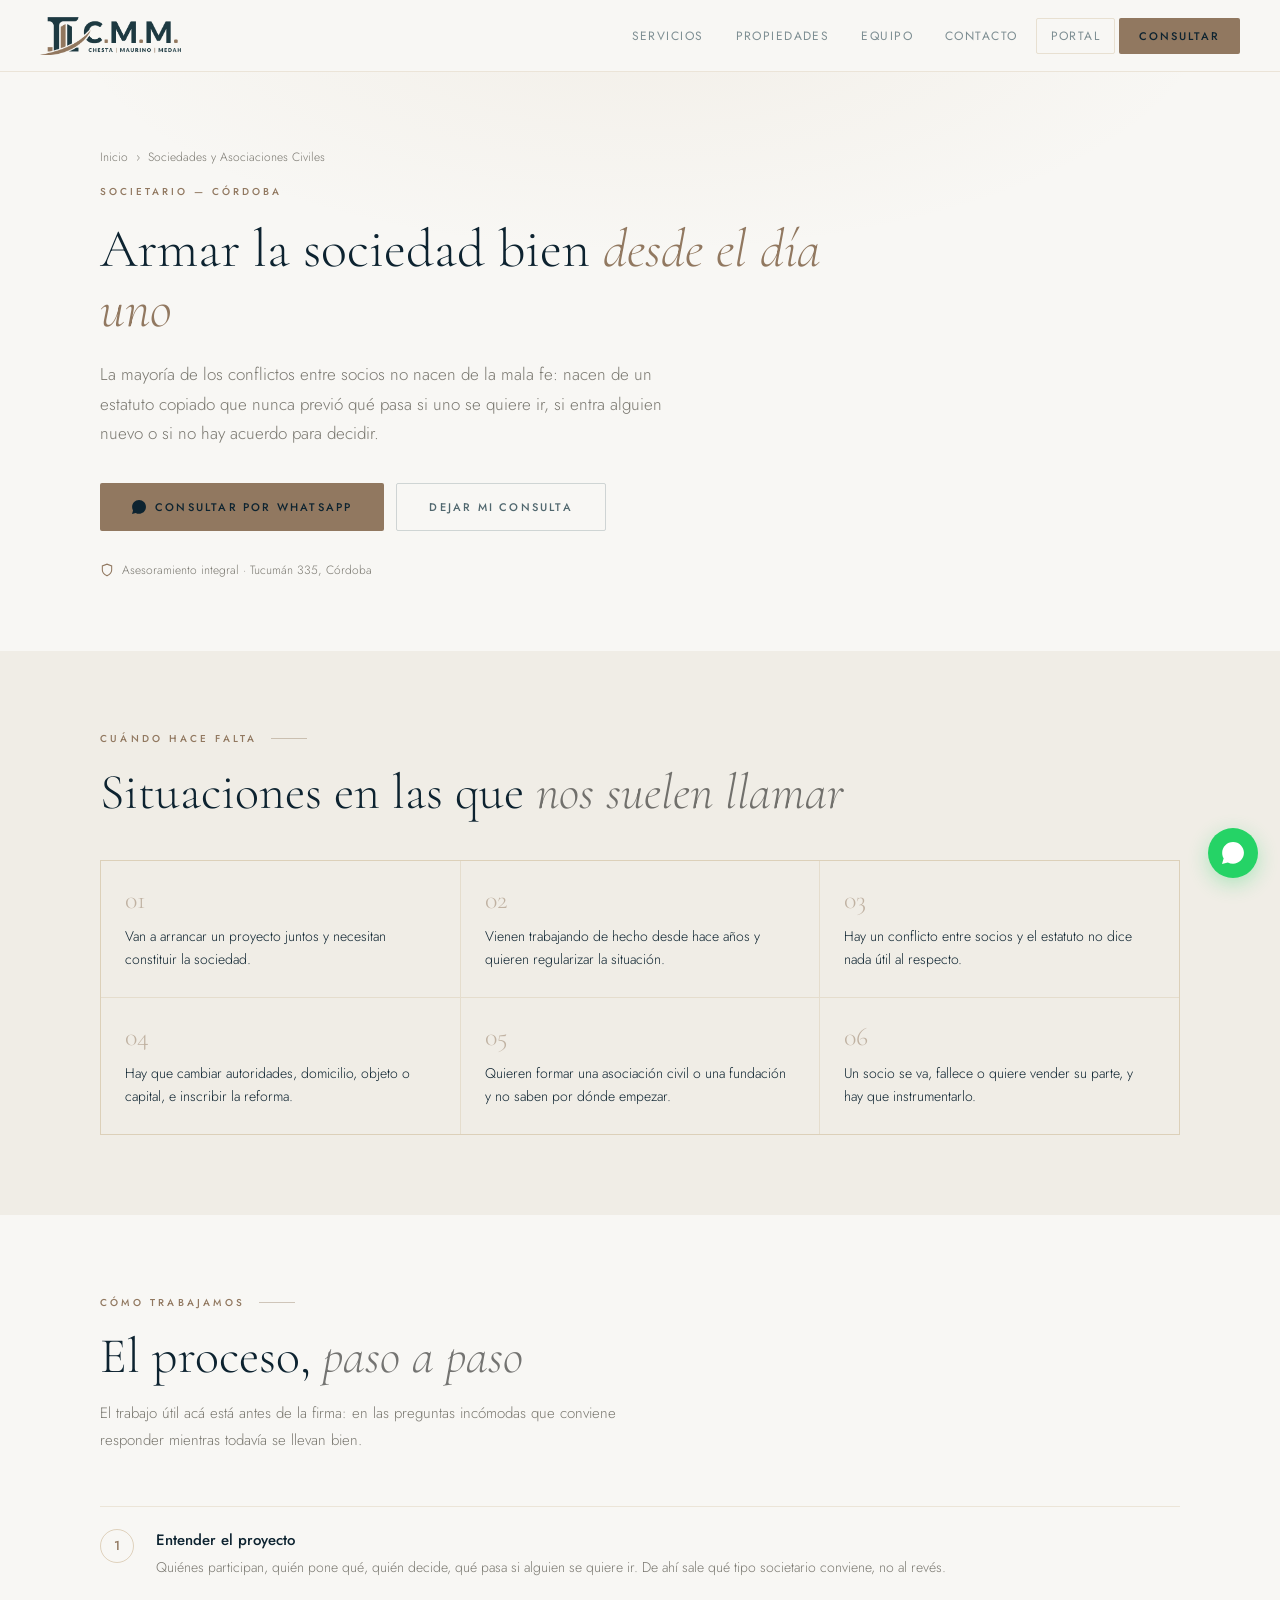
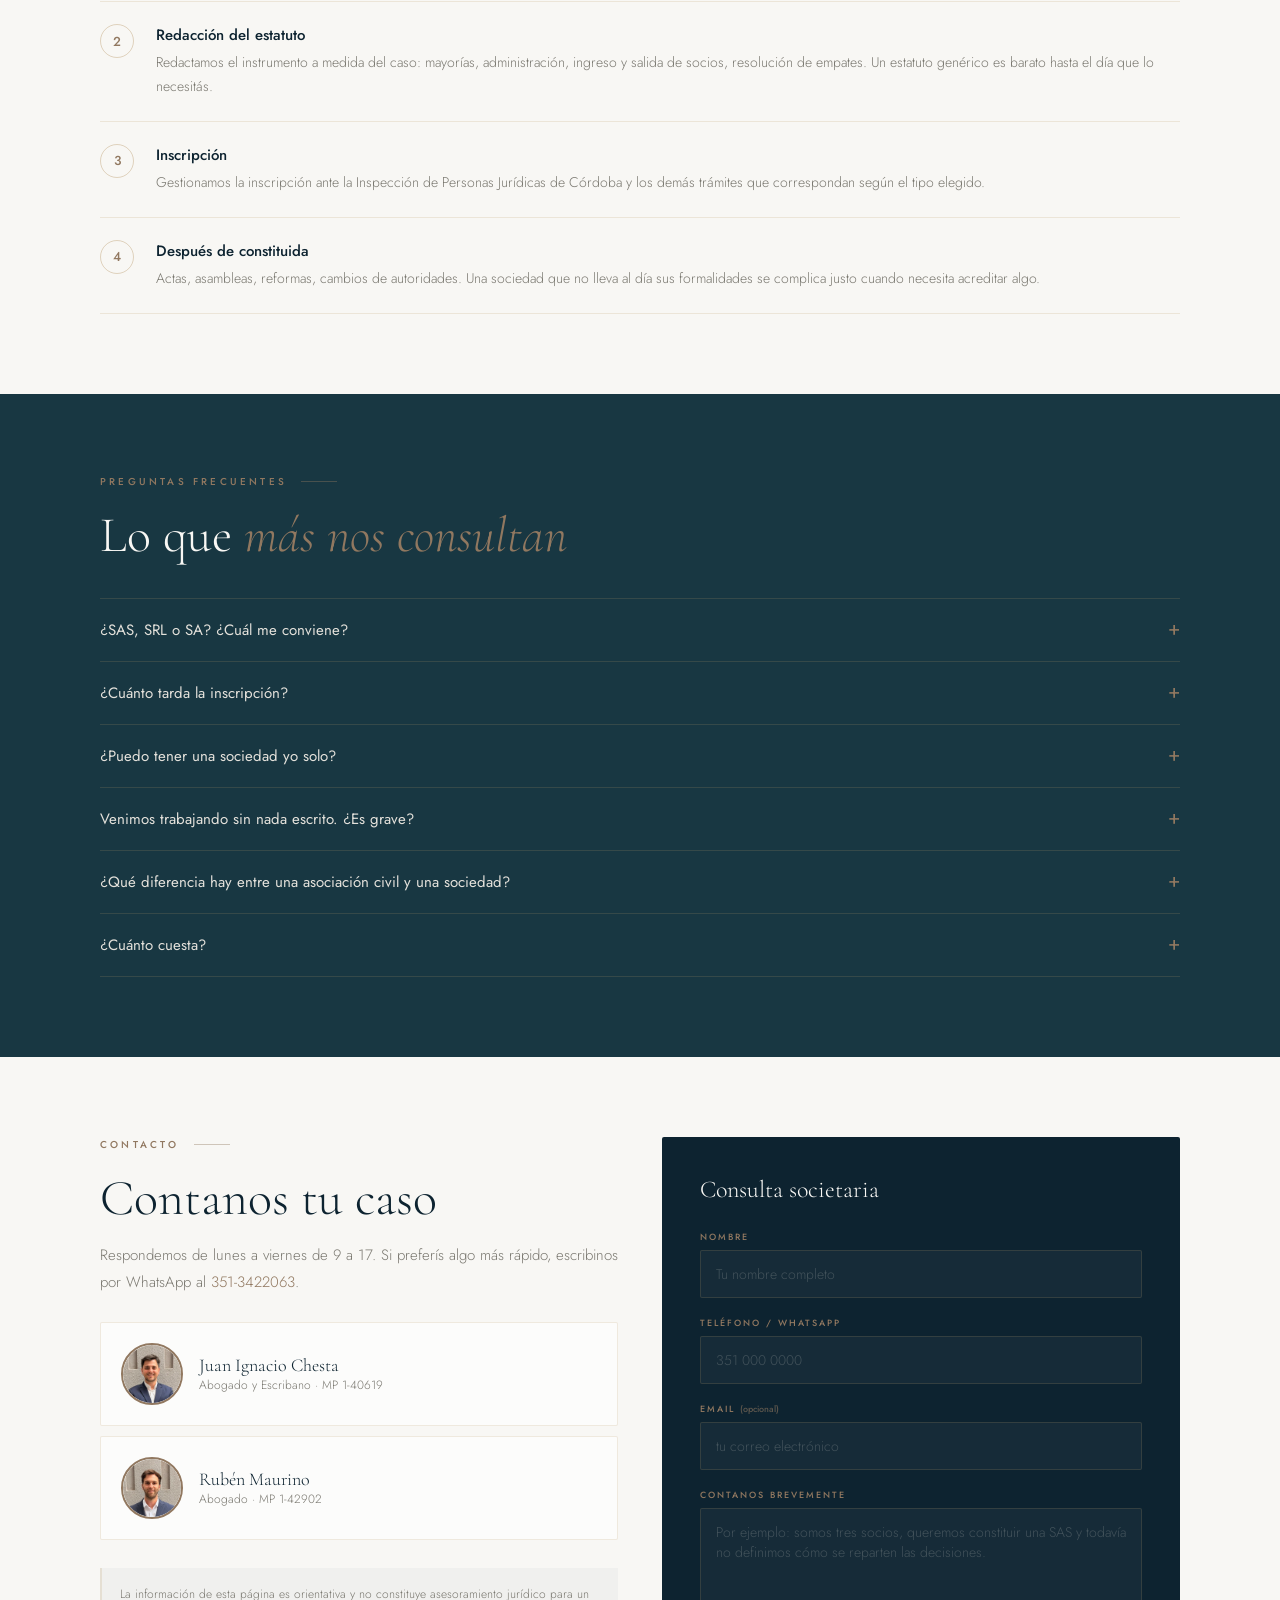
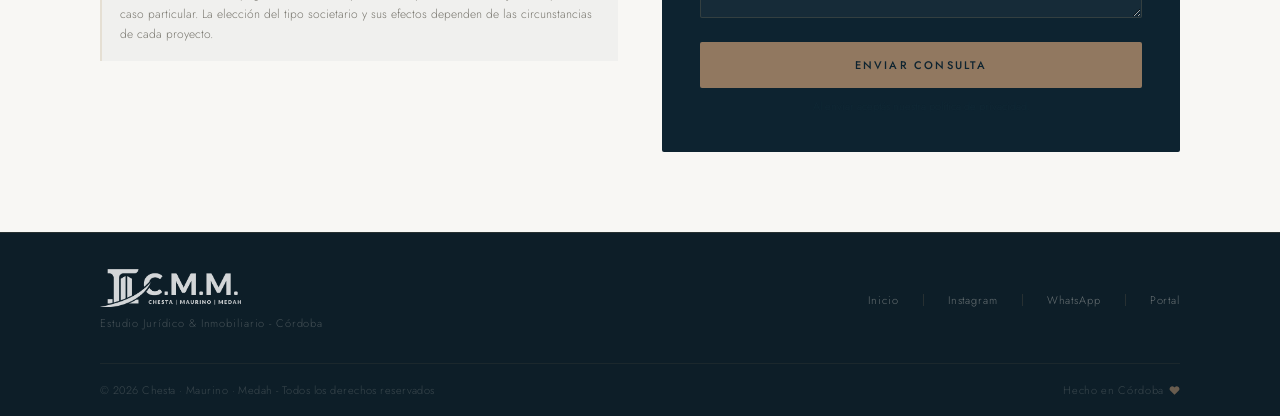
<file: sociedades.html>
<!DOCTYPE html>
<html lang="es">
<head>
  <meta charset="utf-8" />
  <meta name="viewport" content="width=device-width, initial-scale=1" />

  <title>Sociedades y Asociaciones Civiles en Córdoba | Estudio CMM</title>
  <meta name="description" content="Constitución de SAS, SRL y asociaciones civiles en Córdoba. Estatutos, inscripción ante IPJ, reformas y conflictos entre socios." />
  <meta name="robots" content="index, follow" />
  <link rel="canonical" href="https://cmmestudio.com.ar/sociedades" />

  <meta property="og:type" content="website" />
  <meta property="og:url" content="https://cmmestudio.com.ar/sociedades" />
  <meta property="og:title" content="Sociedades y Asociaciones Civiles en Córdoba | CMM" />
  <meta property="og:description" content="Constituir, regularizar o reformar. Y resolver el conflicto entre socios cuando el estatuto no lo previó." />
  <meta property="og:image" content="https://cmmestudio.com.ar/og.jpg" />
  <meta property="og:locale" content="es_AR" />
  <meta property="og:site_name" content="Estudio CMM - Chesta, Maurino, Medah" />
  <meta name="application-name" content="Estudio CMM - Chesta, Maurino, Medah" />

  <script type="application/ld+json">
{
  "@context": "https://schema.org",
  "@type": "LegalService",
  "name": "CMM — Sociedades y Asociaciones Civiles",
  "description": "Constitución, reforma y conflictos de sociedades comerciales y asociaciones civiles en Córdoba, Argentina.",
  "url": "https://cmmestudio.com.ar/sociedades",
  "telephone": "+543513422063",
  "areaServed": {
    "@type": "City",
    "name": "Córdoba"
  },
  "address": {
    "@type": "PostalAddress",
    "streetAddress": "Tucumán 335, Planta Alta",
    "addressLocality": "Córdoba",
    "addressRegion": "Córdoba",
    "addressCountry": "AR"
  },
  "parentOrganization": {
    "@type": "Organization",
    "name": "CMM — Estudio Jurídico e Inmobiliario"
  }
}
  </script>

  <script type="application/ld+json">
{
  "@context": "https://schema.org",
  "@type": "FAQPage",
  "mainEntity": [
    {
      "@type": "Question",
      "name": "¿SAS, SRL o SA? ¿Cuál me conviene?",
      "acceptedAnswer": {
        "@type": "Answer",
        "text": "Depende de cuántos sean, de si piensan incorporar socios después, del tipo de actividad y de qué exigen quienes van a contratarlos o financiarlos. No hay un tipo mejor en abstracto: hay uno que encaja con tu proyecto. Esa conversación es la primera consulta."
      }
    },
    {
      "@type": "Question",
      "name": "¿Cuánto tarda la inscripción?",
      "acceptedAnswer": {
        "@type": "Answer",
        "text": "Depende del tipo societario, del organismo y de cómo venga la carga de trámites en ese momento. Te damos una estimación cuando sabemos qué vamos a constituir, y te avisamos si algo se demora más de lo previsto."
      }
    },
    {
      "@type": "Question",
      "name": "¿Puedo tener una sociedad yo solo?",
      "acceptedAnswer": {
        "@type": "Answer",
        "text": "Sí, hay tipos societarios que admiten un único socio, con requisitos propios en cuanto a administración y fiscalización según el tipo. Lo vemos según lo que quieras hacer."
      }
    },
    {
      "@type": "Question",
      "name": "Venimos trabajando sin nada escrito. ¿Es grave?",
      "acceptedAnswer": {
        "@type": "Answer",
        "text": "Es frecuente y tiene arreglo, pero conviene no estirarlo. Sin instrumento, la responsabilidad de cada uno y el reparto de las ganancias quedan sujetos a lo que se pueda probar, y eso suele discutirse justo cuando la relación ya se rompió."
      }
    },
    {
      "@type": "Question",
      "name": "¿Qué diferencia hay entre una asociación civil y una sociedad?",
      "acceptedAnswer": {
        "@type": "Answer",
        "text": "La sociedad se constituye para producir o intercambiar bienes y servicios y repartir las ganancias entre los socios. La asociación civil persigue un fin de bien común y no reparte utilidades entre sus miembros. El régimen, los órganos y el control son distintos."
      }
    }
  ]
}
  </script>

  <meta name="theme-color" content="#0d2330" />
  <link rel="icon" type="image/png" href="favicon.png" />
  <link rel="preconnect" href="https://fonts.googleapis.com">
  <link rel="preconnect" href="https://fonts.gstatic.com" crossorigin>
  <link href="https://fonts.googleapis.com/css2?family=Cormorant+Garamond:ital,wght@0,300;0,400;0,500;0,600;1,300;1,400&family=Jost:wght@300;400;500;600&display=swap" rel="stylesheet">
  <link rel="stylesheet" href="estilos.css">

  <!-- Google tag (gtag.js) - Google Ads AW-18553859405 -->
  <script async src="https://www.googletagmanager.com/gtag/js?id=AW-18553859405"></script>
  <script>
    window.dataLayer = window.dataLayer || [];
    function gtag(){dataLayer.push(arguments);}
    gtag('js', new Date());
    gtag('config', 'AW-18553859405');
  </script>
</head>
<body>

  <header>
    <a href="/" aria-label="CMM - Inicio">
      <img src="logo-cmm.png" alt="CMM - Estudio Jurídico e Inmobiliario" class="brand-logo" width="898" height="242">
    </a>
    <nav class="main-nav">
      <a href="/#ofrecemos">Servicios</a>
      <a href="/#propiedades">Propiedades</a>
      <a href="/#equipo">Equipo</a>
      <a href="/#contacto">Contacto</a>
      <a href="https://cmmgestion.com.ar/" target="_blank" rel="noopener" class="nav-portal">Portal</a>
      <a href="https://wa.me/543513422063?text=Hola%20CMM%2C%20necesito%20asesoramiento%20societario" target="_blank" rel="noopener" class="nav-cta">Consultar</a>
    </nav>
    <button class="hamb" id="hambBtn" aria-label="Menú" aria-expanded="false"><span></span><span></span><span></span></button>
  </header>

  <div class="mobile-menu" id="mobileMenu">
    <a href="/#ofrecemos">Servicios</a>
    <a href="/#propiedades">Propiedades</a>
    <a href="/#equipo">Equipo</a>
    <a href="/#contacto">Contacto</a>
    <a href="https://cmmgestion.com.ar/" target="_blank" rel="noopener">Portal propietarios e inquilinos</a>
    <a href="https://wa.me/543513422063?text=Hola%20CMM%2C%20necesito%20asesoramiento%20societario" target="_blank" rel="noopener" class="mobile-cta">Consultar por WhatsApp</a>
  </div>

  <section class="svc-hero">
    <div class="container">
      <p class="svc-migas"><a href="/">Inicio</a> &nbsp;›&nbsp; Sociedades y Asociaciones Civiles</p>
      <p class="svc-eyebrow">Societario — Córdoba</p>
      <h1 class="svc-h1">Armar la sociedad bien <em>desde el día uno</em></h1>
      <p class="svc-lead">
        La mayoría de los conflictos entre socios no nacen de la mala fe: nacen de un estatuto copiado que nunca previó qué pasa si uno se quiere ir, si entra alguien nuevo o si no hay acuerdo para decidir.
      </p>
      <div class="svc-cta-row">
        <a class="btn-gold" href="https://wa.me/543513422063?text=Hola%20CMM%2C%20necesito%20asesoramiento%20societario" target="_blank" rel="noopener">
          <svg width="14" height="14" viewBox="0 0 24 24" fill="currentColor"><path d="M20.52 3.48A11.86 11.86 0 0012.07 0C5.51 0 .2 5.31.2 11.87c0 2.09.55 4.14 1.61 5.95L0 24l6.35-1.76c1.74.95 3.7 1.45 5.7 1.45h.01c6.56 0 11.87-5.31 11.87-11.87 0-3.17-1.24-6.16-3.41-8.34z"/></svg>
          Consultar por WhatsApp
        </a>
        <a class="btn-ghost" href="#consulta">Dejar mi consulta</a>
      </div>
      <p class="svc-reaseguro">
        <svg viewBox="0 0 24 24"><path d="M12 22s8-4 8-10V5l-8-3-8 3v7c0 6 8 10 8 10z"/></svg>
        Asesoramiento integral · Tucumán 335, Córdoba
      </p>
    </div>
  </section>

  <section class="svc-casos">
    <div class="container">
      <p class="section-label">Cuándo hace falta</p>
      <h2 class="section-title">Situaciones en las que <em>nos suelen llamar</em></h2>
      <div class="svc-casos-grid">
        <div class="svc-caso"><div class="svc-caso-num">01</div><p>Van a arrancar un proyecto juntos y necesitan constituir la sociedad.</p></div>
        <div class="svc-caso"><div class="svc-caso-num">02</div><p>Vienen trabajando de hecho desde hace años y quieren regularizar la situación.</p></div>
        <div class="svc-caso"><div class="svc-caso-num">03</div><p>Hay un conflicto entre socios y el estatuto no dice nada útil al respecto.</p></div>
        <div class="svc-caso"><div class="svc-caso-num">04</div><p>Hay que cambiar autoridades, domicilio, objeto o capital, e inscribir la reforma.</p></div>
        <div class="svc-caso"><div class="svc-caso-num">05</div><p>Quieren formar una asociación civil o una fundación y no saben por dónde empezar.</p></div>
        <div class="svc-caso"><div class="svc-caso-num">06</div><p>Un socio se va, fallece o quiere vender su parte, y hay que instrumentarlo.</p></div>
      </div>
    </div>
  </section>

  <section class="svc-pasos">
    <div class="container">
      <p class="section-label">Cómo trabajamos</p>
      <h2 class="section-title">El proceso, <em>paso a paso</em></h2>
      <p class="section-sub">El trabajo útil acá está antes de la firma: en las preguntas incómodas que conviene responder mientras todavía se llevan bien.</p>

      <div class="svc-paso"><div class="svc-paso-n">1</div><div class="svc-paso-txt">
        <h3>Entender el proyecto</h3>
        <p>Quiénes participan, quién pone qué, quién decide, qué pasa si alguien se quiere ir. De ahí sale qué tipo societario conviene, no al revés.</p>
      </div></div>
      <div class="svc-paso"><div class="svc-paso-n">2</div><div class="svc-paso-txt">
        <h3>Redacción del estatuto</h3>
        <p>Redactamos el instrumento a medida del caso: mayorías, administración, ingreso y salida de socios, resolución de empates. Un estatuto genérico es barato hasta el día que lo necesitás.</p>
      </div></div>
      <div class="svc-paso"><div class="svc-paso-n">3</div><div class="svc-paso-txt">
        <h3>Inscripción</h3>
        <p>Gestionamos la inscripción ante la Inspección de Personas Jurídicas de Córdoba y los demás trámites que correspondan según el tipo elegido.</p>
      </div></div>
      <div class="svc-paso"><div class="svc-paso-n">4</div><div class="svc-paso-txt">
        <h3>Después de constituida</h3>
        <p>Actas, asambleas, reformas, cambios de autoridades. Una sociedad que no lleva al día sus formalidades se complica justo cuando necesita acreditar algo.</p>
      </div></div>
    </div>
  </section>

  <section class="svc-faq">
    <div class="container">
      <p class="section-label">Preguntas frecuentes</p>
      <h2 class="section-title">Lo que <em>más nos consultan</em></h2>

      <details class="svc-faq-item"><summary>¿SAS, SRL o SA? ¿Cuál me conviene?</summary>
        <p class="svc-faq-respuesta">Depende de cuántos sean, de si piensan incorporar socios después, del tipo de actividad y de qué exigen quienes van a contratarlos o financiarlos. No hay un tipo mejor en abstracto: hay uno que encaja con tu proyecto. Esa conversación es la primera consulta.</p></details>

      <details class="svc-faq-item"><summary>¿Cuánto tarda la inscripción?</summary>
        <p class="svc-faq-respuesta">Depende del tipo societario, del organismo y de cómo venga la carga de trámites en ese momento. Te damos una estimación cuando sabemos qué vamos a constituir, y te avisamos si algo se demora más de lo previsto.</p></details>

      <details class="svc-faq-item"><summary>¿Puedo tener una sociedad yo solo?</summary>
        <p class="svc-faq-respuesta">Sí, hay tipos societarios que admiten un único socio, con requisitos propios en cuanto a administración y fiscalización según el tipo. Lo vemos según lo que quieras hacer.</p></details>

      <details class="svc-faq-item"><summary>Venimos trabajando sin nada escrito. ¿Es grave?</summary>
        <p class="svc-faq-respuesta">Es frecuente y tiene arreglo, pero conviene no estirarlo. Sin instrumento, la responsabilidad de cada uno y el reparto de las ganancias quedan sujetos a lo que se pueda probar, y eso suele discutirse justo cuando la relación ya se rompió.</p></details>

      <details class="svc-faq-item"><summary>¿Qué diferencia hay entre una asociación civil y una sociedad?</summary>
        <p class="svc-faq-respuesta">La sociedad se constituye para producir o intercambiar bienes y servicios y repartir las ganancias entre los socios. La asociación civil persigue un fin de bien común y no reparte utilidades entre sus miembros. El régimen, los órganos y el control son distintos.</p></details>

      <details class="svc-faq-item"><summary>¿Cuánto cuesta?</summary>
        <p class="svc-faq-respuesta">Varía según el tipo societario y el trabajo que demande el estatuto. Te pasamos el presupuesto después de la primera conversación, con los costos de inscripción discriminados de nuestros honorarios.</p></details>

    </div>
  </section>

  <section class="svc-cierre" id="consulta">
    <div class="container">
      <div class="svc-cierre-grid">
        <div>
          <p class="section-label">Contacto</p>
          <h2 class="section-title">Contanos tu caso</h2>
          <p class="section-sub" style="margin-bottom:0">
            Respondemos de lunes a viernes de 9 a 17. Si preferís algo más rápido,
            escribinos por WhatsApp al <a href="https://wa.me/543513422063" target="_blank" rel="noopener" style="color:var(--dorado)">351-3422063</a>.
          </p>

          <div class="svc-profesional">
            <img src="foto-juani.webp" alt="Juan Ignacio Chesta" width="300" height="300" loading="lazy">
            <div>
              <div class="svc-profesional-nombre">Juan Ignacio Chesta</div>
              <div class="svc-profesional-rol">Abogado y Escribano · MP 1-40619</div>
            </div>
          </div>

          <div class="svc-profesional">
            <img src="foto-benja.webp" alt="Ruben Maurino" width="300" height="300" loading="lazy">
            <div>
              <div class="svc-profesional-nombre">Rubén Maurino</div>
              <div class="svc-profesional-rol">Abogado · MP 1-42902</div>
            </div>
          </div>

          <p class="svc-disclaimer">
            La información de esta página es orientativa y no constituye asesoramiento jurídico para un caso particular. La elección del tipo societario y sus efectos dependen de las circunstancias de cada proyecto.
          </p>
        </div>

        <div class="contact-form-wrap">
          <p class="contact-form-title">Consulta societaria</p>
          <form name="consulta-servicio" method="POST" data-netlify="true" netlify-honeypot="apellido-2">
            <input type="hidden" name="form-name" value="consulta-servicio">
            <input type="hidden" name="servicio" value="Sociedades y Asociaciones Civiles">
            <p hidden><label>No completar: <input name="apellido-2"></label></p>
            <div class="form-field">
              <label>Nombre</label>
              <input required name="nombre" type="text" placeholder="Tu nombre completo">
            </div>
            <div class="form-field">
              <label>Teléfono / WhatsApp</label>
              <input required name="telefono" type="tel" autocomplete="tel" placeholder="351 000 0000">
            </div>
            <div class="form-field">
              <label>Email <span style="text-transform:none;letter-spacing:0;opacity:.6">(opcional)</span></label>
              <input name="email" type="email" autocomplete="email" placeholder="tu correo electrónico">
            </div>
            <div class="form-field">
              <label>Contanos brevemente</label>
              <textarea required name="mensaje" placeholder="Por ejemplo: somos tres socios, queremos constituir una SAS y todavía no definimos cómo se reparten las decisiones."></textarea>
            </div>
            <button class="form-submit" type="submit">Enviar consulta</button>
            <p class="form-note">Al enviar aceptás nuestra política de privacidad.</p>
          </form>
        </div>
      </div>
    </div>
  </section>

  <footer>
    <div class="footer-inner">
      <div class="footer-top">
        <div class="footer-brand">
          <img src="logo-cmm.png" alt="CMM - Estudio Jurídico e Inmobiliario" class="footer-logo" width="898" height="242" loading="lazy">
          <span class="footer-tagline">Estudio Jurídico &amp; Inmobiliario - Córdoba</span>
        </div>
        <div class="footer-links">
          <a href="/">Inicio</a>
          <div class="footer-link-sep"></div>
          <a href="https://www.instagram.com/estudiocmm/" target="_blank" rel="noopener">Instagram</a>
          <div class="footer-link-sep"></div>
          <a href="https://wa.me/543513422063" target="_blank" rel="noopener">WhatsApp</a>
          <div class="footer-link-sep"></div>
          <a href="https://cmmgestion.com.ar/" target="_blank" rel="noopener">Portal</a>
        </div>
      </div>
      <div class="footer-bottom">
        <span class="footer-text">© <span id="y"></span> Chesta · Maurino · Medah - Todos los derechos reservados</span>
        <span class="footer-hecho">Hecho en Córdoba
          <svg viewBox="0 0 24 24"><path d="M20.84 4.61a5.5 5.5 0 0 0-7.78 0L12 5.67l-1.06-1.06a5.5 5.5 0 0 0-7.78 7.78l1.06 1.06L12 21.23l7.78-7.78 1.06-1.06a5.5 5.5 0 0 0 0-7.78z"/></svg>
        </span>
      </div>
    </div>
  </footer>

  <div class="float-wa">
    <a href="https://wa.me/543513422063?text=Hola%20CMM%2C%20necesito%20asesoramiento%20societario" target="_blank" rel="noopener" aria-label="WhatsApp CMM">
      <svg xmlns='http://www.w3.org/2000/svg' width='22' height='22' viewBox='0 0 24 24' fill='white'><path d='M20.52 3.48A11.86 11.86 0 0012.07 0C5.51 0 .2 5.31.2 11.87c0 2.09.55 4.14 1.61 5.95L0 24l6.35-1.76c1.74.95 3.7 1.45 5.7 1.45h.01c6.56 0 11.87-5.31 11.87-11.87 0-3.17-1.24-6.16-3.41-8.34z'/></svg>
    </a>
  </div>

  <div class="sticky-cta">
    <a class="scta-wa" href="https://wa.me/543513422063?text=Hola%20CMM%2C%20necesito%20asesoramiento%20societario" target="_blank" rel="noopener">WhatsApp</a>
    <a class="scta-cal" href="tel:+543513422063">Llamar</a>
  </div>

  <script>
    document.getElementById('y').textContent = new Date().getFullYear();
    var hb = document.getElementById('hambBtn'), mm = document.getElementById('mobileMenu');
    if (hb && mm) {
      hb.addEventListener('click', function() {
        var abierto = mm.classList.toggle('open');
        hb.setAttribute('aria-expanded', abierto);
      });
      mm.querySelectorAll('a').forEach(function(a) {
        a.addEventListener('click', function() { mm.classList.remove('open'); hb.setAttribute('aria-expanded', false); });
      });
    }
  </script>
  <script src="conversiones.js" defer></script>
</body>
</html>
</file>
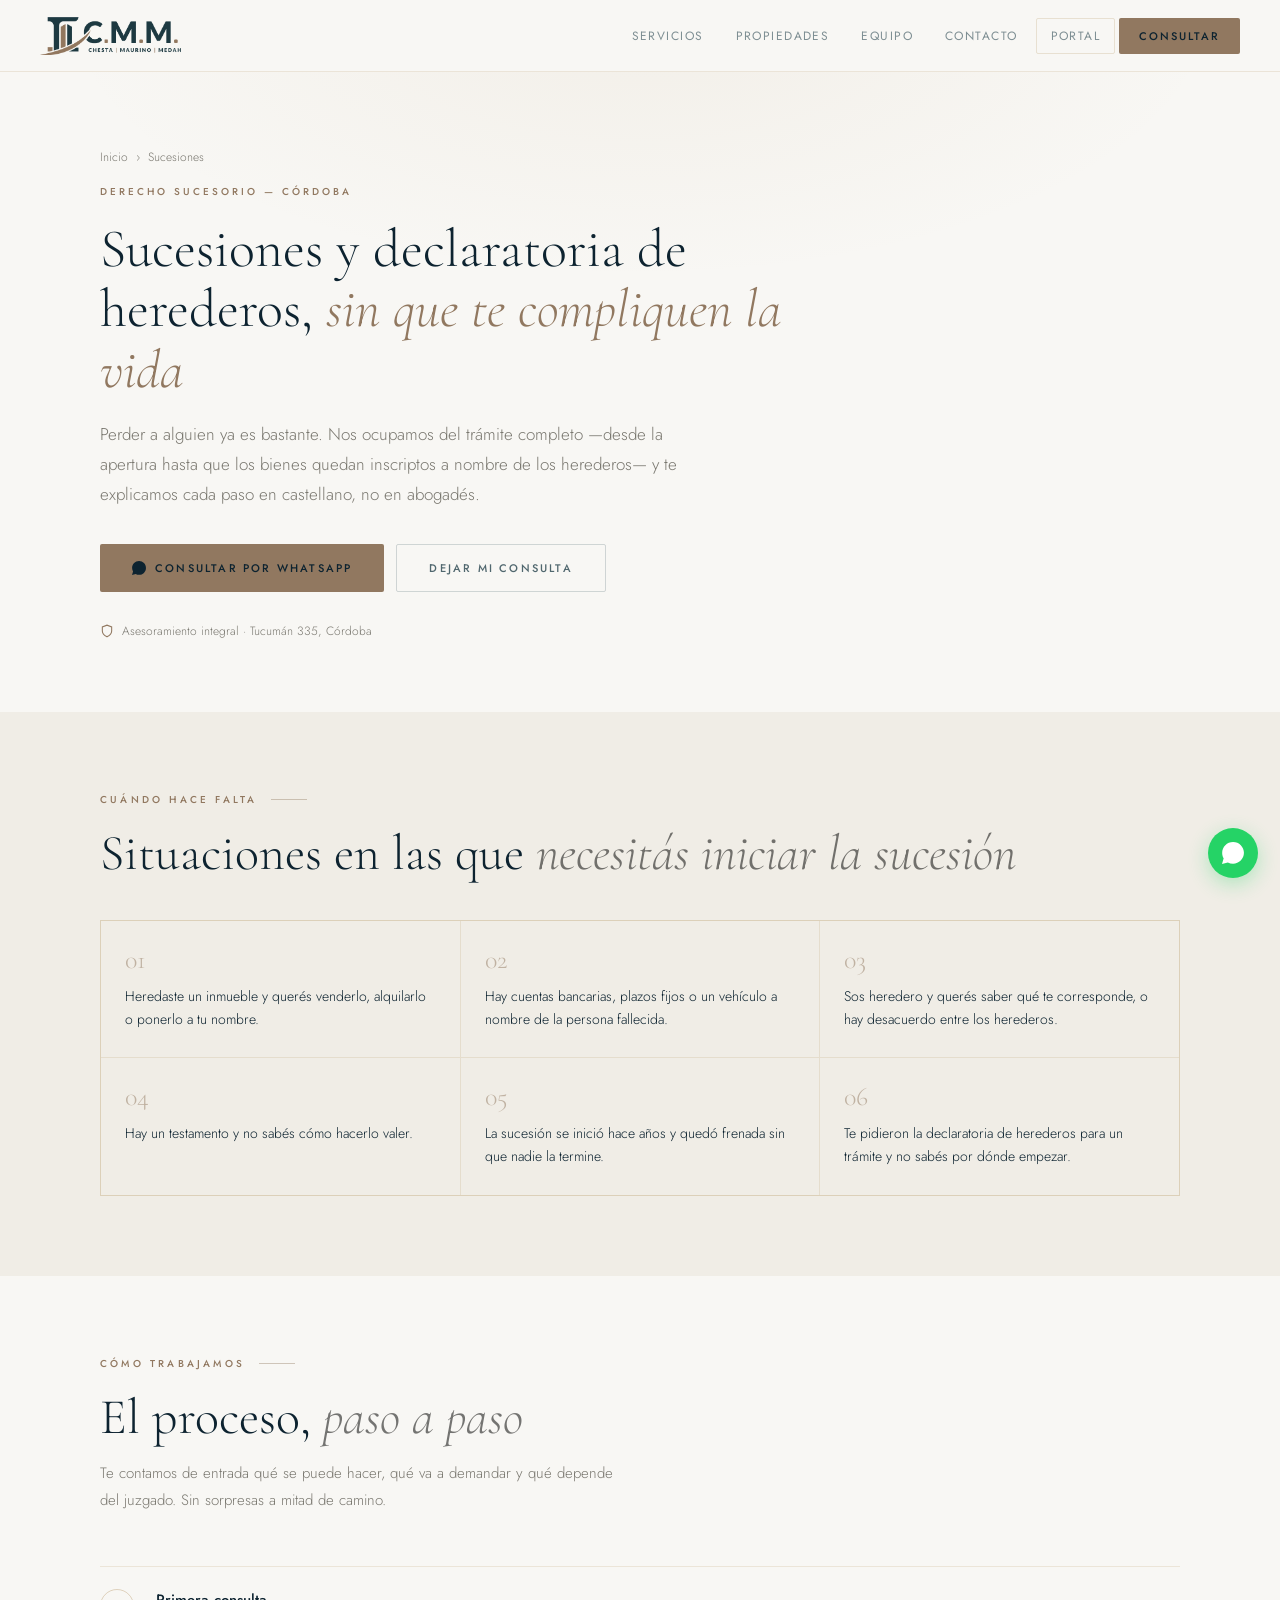
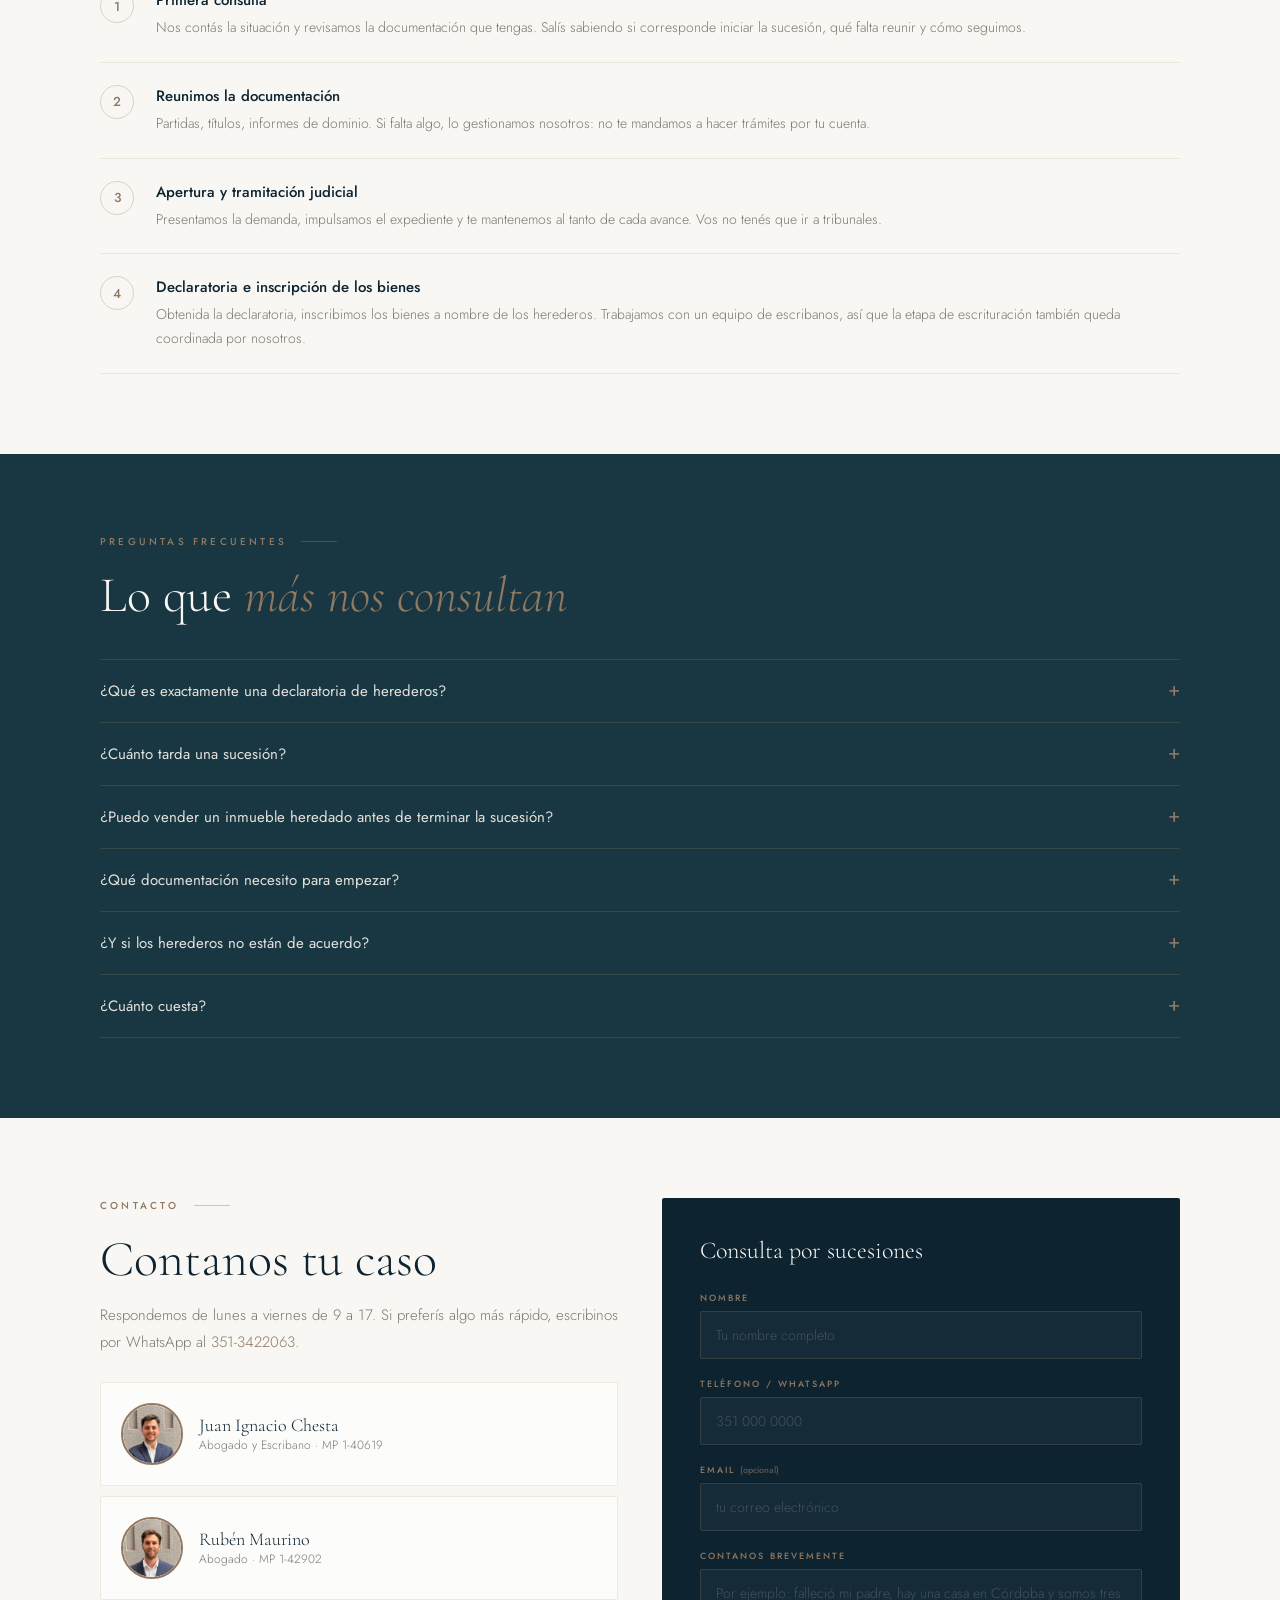
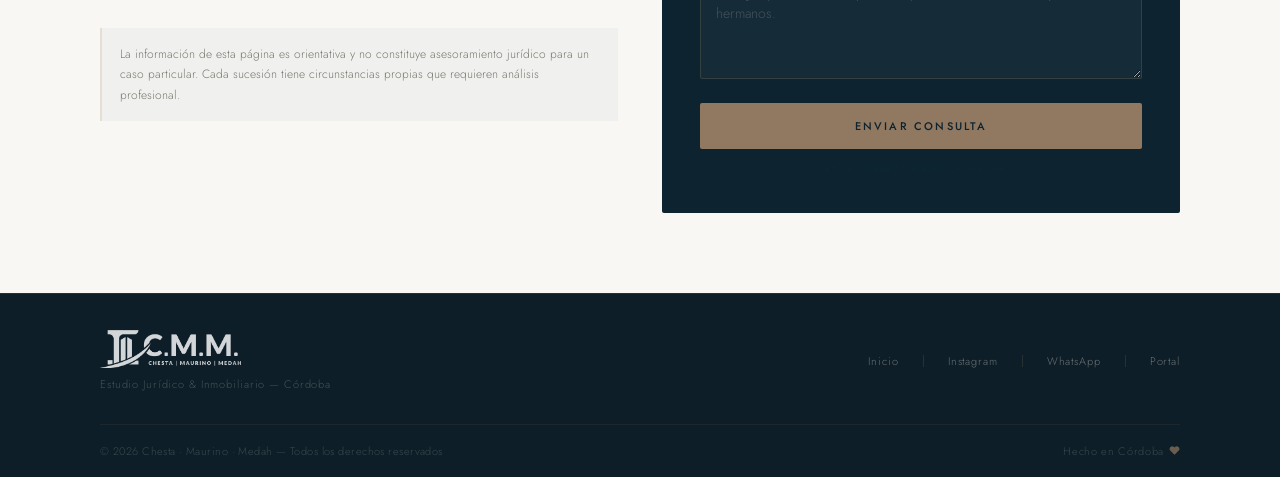
<file: sucesiones.html>
<!DOCTYPE html>
<html lang="es">
<head>
  <meta charset="utf-8" />
  <meta name="viewport" content="width=device-width, initial-scale=1" />

  <title>Sucesiones y Declaratoria de Herederos en Córdoba | Estudio CMM</title>
  <meta name="description" content="Tramitamos sucesiones y declaratorias de herederos en Córdoba. Te acompañamos desde la apertura hasta la inscripción de los bienes a nombre de los herederos." />
  <meta name="robots" content="index, follow" />
  <link rel="canonical" href="https://cmmestudio.com.ar/sucesiones" />

  <meta property="og:type" content="website" />
  <meta property="og:url" content="https://cmmestudio.com.ar/sucesiones" />
  <meta property="og:title" content="Sucesiones y Declaratoria de Herederos en Córdoba | CMM" />
  <meta property="og:description" content="Te acompañamos en todo el proceso sucesorio, desde la apertura hasta que los bienes quedan a nombre de los herederos." />
  <meta property="og:image" content="https://cmmestudio.com.ar/og.jpg" />
  <meta property="og:locale" content="es_AR" />
  <meta property="og:site_name" content="Estudio CMM - Chesta, Maurino, Medah" />
  <meta name="application-name" content="Estudio CMM - Chesta, Maurino, Medah" />

  <script type="application/ld+json">
  {
    "@context": "https://schema.org",
    "@type": "LegalService",
    "name": "CMM — Sucesiones y Declaratoria de Herederos",
    "description": "Tramitación de sucesiones y declaratorias de herederos en Córdoba, Argentina.",
    "url": "https://cmmestudio.com.ar/sucesiones",
    "telephone": "+543513422063",
    "areaServed": { "@type": "City", "name": "Córdoba" },
    "address": {
      "@type": "PostalAddress",
      "streetAddress": "Tucumán 335, Planta Alta",
      "addressLocality": "Córdoba",
      "addressRegion": "Córdoba",
      "addressCountry": "AR"
    },
    "parentOrganization": { "@type": "Organization", "name": "CMM — Estudio Jurídico e Inmobiliario" }
  }
  </script>

  <script type="application/ld+json">
  {
    "@context": "https://schema.org",
    "@type": "FAQPage",
    "mainEntity": [
      { "@type": "Question", "name": "¿Qué es una declaratoria de herederos?",
        "acceptedAnswer": { "@type": "Answer", "text": "Es la resolución judicial que reconoce quiénes son los herederos de una persona fallecida. Es el paso que habilita a disponer de los bienes: sin ella no se puede escriturar un inmueble heredado ni disponer de cuentas bancarias a nombre del causante." } },
      { "@type": "Question", "name": "¿Cuánto tarda una sucesión?",
        "acceptedAnswer": { "@type": "Answer", "text": "Depende del juzgado que intervenga, de la cantidad de herederos, de si hay acuerdo entre ellos y del tipo de bienes. No existe un plazo único: lo estimamos en la primera consulta, una vez vista la documentación." } },
      { "@type": "Question", "name": "¿Puedo vender un inmueble heredado antes de terminar la sucesión?",
        "acceptedAnswer": { "@type": "Answer", "text": "Para escriturar a nombre del comprador el inmueble debe estar inscripto a nombre de los herederos, lo que requiere la sucesión concluida. Existen alternativas según el caso, como la cesión de derechos hereditarios o el tracto abreviado, que analizamos en cada situación particular." } },
      { "@type": "Question", "name": "¿Qué documentación necesito para empezar?",
        "acceptedAnswer": { "@type": "Answer", "text": "En general: partida de defunción, partidas que acrediten el vínculo con el fallecido (nacimiento, matrimonio) y documentación de los bienes. Puede variar según el caso; en la primera consulta revisamos qué tenés y qué falta." } },
      { "@type": "Question", "name": "¿Cuánto cuesta?",
        "acceptedAnswer": { "@type": "Answer", "text": "Los honorarios se analizan caso por caso según la complejidad y los bienes involucrados. No trabajamos con tarifas cerradas: te damos el presupuesto después de ver tu situación concreta." } }
    ]
  }
  </script>

  <meta name="theme-color" content="#0d2330" />
  <link rel="icon" type="image/png" href="favicon.png" />
  <link rel="preconnect" href="https://fonts.googleapis.com">
  <link rel="preconnect" href="https://fonts.gstatic.com" crossorigin>
  <link href="https://fonts.googleapis.com/css2?family=Cormorant+Garamond:ital,wght@0,300;0,400;0,500;0,600;1,300;1,400&family=Jost:wght@300;400;500;600&display=swap" rel="stylesheet">
  <link rel="stylesheet" href="estilos.css">

  <!-- Google tag (gtag.js) — Google Ads AW-18553859405 -->
  <script async src="https://www.googletagmanager.com/gtag/js?id=AW-18553859405"></script>
  <script>
    window.dataLayer = window.dataLayer || [];
    function gtag(){dataLayer.push(arguments);}
    gtag('js', new Date());
    gtag('config', 'AW-18553859405');
  </script>
</head>
<body>

  <header>
    <a href="/" aria-label="CMM — Inicio">
      <img src="logo-cmm.png" alt="CMM — Estudio Jurídico e Inmobiliario" class="brand-logo" width="898" height="242">
    </a>
    <nav class="main-nav">
      <a href="/#ofrecemos">Servicios</a>
      <a href="/#propiedades">Propiedades</a>
      <a href="/#equipo">Equipo</a>
      <a href="/#contacto">Contacto</a>
      <a href="https://cmmgestion.com.ar/" target="_blank" rel="noopener" class="nav-portal">Portal</a>
      <a href="https://wa.me/543513422063?text=Hola%20CMM%2C%20necesito%20asesoramiento%20por%20una%20sucesi%C3%B3n" target="_blank" rel="noopener" class="nav-cta">Consultar</a>
    </nav>
    <button class="hamb" id="hambBtn" aria-label="Menú" aria-expanded="false"><span></span><span></span><span></span></button>
  </header>

  <div class="mobile-menu" id="mobileMenu">
    <a href="/#ofrecemos">Servicios</a>
    <a href="/#propiedades">Propiedades</a>
    <a href="/#equipo">Equipo</a>
    <a href="/#contacto">Contacto</a>
    <a href="https://cmmgestion.com.ar/" target="_blank" rel="noopener">Portal propietarios e inquilinos</a>
    <a href="https://wa.me/543513422063?text=Hola%20CMM%2C%20necesito%20asesoramiento%20por%20una%20sucesi%C3%B3n" target="_blank" rel="noopener" class="mobile-cta">Consultar por WhatsApp</a>
  </div>

  <section class="svc-hero">
    <div class="container">
      <p class="svc-migas"><a href="/">Inicio</a> &nbsp;›&nbsp; Sucesiones</p>
      <p class="svc-eyebrow">Derecho Sucesorio — Córdoba</p>
      <h1 class="svc-h1">Sucesiones y declaratoria de herederos, <em>sin que te compliquen la vida</em></h1>
      <p class="svc-lead">
        Perder a alguien ya es bastante. Nos ocupamos del trámite completo —desde la apertura
        hasta que los bienes quedan inscriptos a nombre de los herederos— y te explicamos cada
        paso en castellano, no en abogadés.
      </p>
      <div class="svc-cta-row">
        <a class="btn-gold" href="https://wa.me/543513422063?text=Hola%20CMM%2C%20necesito%20asesoramiento%20por%20una%20sucesi%C3%B3n" target="_blank" rel="noopener">
          <svg width="14" height="14" viewBox="0 0 24 24" fill="currentColor"><path d="M20.52 3.48A11.86 11.86 0 0012.07 0C5.51 0 .2 5.31.2 11.87c0 2.09.55 4.14 1.61 5.95L0 24l6.35-1.76c1.74.95 3.7 1.45 5.7 1.45h.01c6.56 0 11.87-5.31 11.87-11.87 0-3.17-1.24-6.16-3.41-8.34z"/></svg>
          Consultar por WhatsApp
        </a>
        <a class="btn-ghost" href="#consulta">Dejar mi consulta</a>
      </div>
      <p class="svc-reaseguro">
        <svg viewBox="0 0 24 24"><path d="M12 22s8-4 8-10V5l-8-3-8 3v7c0 6 8 10 8 10z"/></svg>
        Asesoramiento integral · Tucumán 335, Córdoba
      </p>
    </div>
  </section>

  <section class="svc-casos">
    <div class="container">
      <p class="section-label">Cuándo hace falta</p>
      <h2 class="section-title">Situaciones en las que <em>necesitás iniciar la sucesión</em></h2>
      <div class="svc-casos-grid">
        <div class="svc-caso"><div class="svc-caso-num">01</div><p>Heredaste un inmueble y querés venderlo, alquilarlo o ponerlo a tu nombre.</p></div>
        <div class="svc-caso"><div class="svc-caso-num">02</div><p>Hay cuentas bancarias, plazos fijos o un vehículo a nombre de la persona fallecida.</p></div>
        <div class="svc-caso"><div class="svc-caso-num">03</div><p>Sos heredero y querés saber qué te corresponde, o hay desacuerdo entre los herederos.</p></div>
        <div class="svc-caso"><div class="svc-caso-num">04</div><p>Hay un testamento y no sabés cómo hacerlo valer.</p></div>
        <div class="svc-caso"><div class="svc-caso-num">05</div><p>La sucesión se inició hace años y quedó frenada sin que nadie la termine.</p></div>
        <div class="svc-caso"><div class="svc-caso-num">06</div><p>Te pidieron la declaratoria de herederos para un trámite y no sabés por dónde empezar.</p></div>
      </div>
    </div>
  </section>

  <section class="svc-pasos">
    <div class="container">
      <p class="section-label">Cómo trabajamos</p>
      <h2 class="section-title">El proceso, <em>paso a paso</em></h2>
      <p class="section-sub">Te contamos de entrada qué se puede hacer, qué va a demandar y qué depende del juzgado. Sin sorpresas a mitad de camino.</p>

      <div class="svc-paso"><div class="svc-paso-n">1</div><div class="svc-paso-txt">
        <h3>Primera consulta</h3>
        <p>Nos contás la situación y revisamos la documentación que tengas. Salís sabiendo si corresponde iniciar la sucesión, qué falta reunir y cómo seguimos.</p>
      </div></div>
      <div class="svc-paso"><div class="svc-paso-n">2</div><div class="svc-paso-txt">
        <h3>Reunimos la documentación</h3>
        <p>Partidas, títulos, informes de dominio. Si falta algo, lo gestionamos nosotros: no te mandamos a hacer trámites por tu cuenta.</p>
      </div></div>
      <div class="svc-paso"><div class="svc-paso-n">3</div><div class="svc-paso-txt">
        <h3>Apertura y tramitación judicial</h3>
        <p>Presentamos la demanda, impulsamos el expediente y te mantenemos al tanto de cada avance. Vos no tenés que ir a tribunales.</p>
      </div></div>
      <div class="svc-paso"><div class="svc-paso-n">4</div><div class="svc-paso-txt">
        <h3>Declaratoria e inscripción de los bienes</h3>
        <p>Obtenida la declaratoria, inscribimos los bienes a nombre de los herederos. Trabajamos con un equipo de escribanos, así que la etapa de escrituración también queda coordinada por nosotros.</p>
      </div></div>
    </div>
  </section>

  <section class="svc-faq">
    <div class="container">
      <p class="section-label">Preguntas frecuentes</p>
      <h2 class="section-title">Lo que <em>más nos consultan</em></h2>

      <details class="svc-faq-item"><summary>¿Qué es exactamente una declaratoria de herederos?</summary>
        <p class="svc-faq-respuesta">Es la resolución judicial que reconoce quiénes son los herederos de una persona fallecida. Es el paso que habilita a disponer de los bienes: sin ella no se puede escriturar un inmueble heredado ni disponer de cuentas bancarias que estaban a nombre del causante.</p></details>

      <details class="svc-faq-item"><summary>¿Cuánto tarda una sucesión?</summary>
        <p class="svc-faq-respuesta">Depende del juzgado que intervenga, de la cantidad de herederos, de si hay acuerdo entre ellos y del tipo de bienes. No existe un plazo único y desconfiá de quien te prometa uno sin ver el caso. En la primera consulta, con la documentación a la vista, te damos una estimación realista.</p></details>

      <details class="svc-faq-item"><summary>¿Puedo vender un inmueble heredado antes de terminar la sucesión?</summary>
        <p class="svc-faq-respuesta">Para escriturar a nombre del comprador, el inmueble tiene que estar inscripto a nombre de los herederos, y eso requiere la sucesión concluida. Según el caso existen alternativas, como la cesión de derechos hereditarios o el tracto abreviado, que tienen sus propias implicancias. Lo analizamos en cada situación concreta.</p></details>

      <details class="svc-faq-item"><summary>¿Qué documentación necesito para empezar?</summary>
        <p class="svc-faq-respuesta">En general hace falta la partida de defunción, las partidas que acrediten el vínculo con el fallecido (nacimiento, matrimonio) y la documentación de los bienes. Puede variar según el caso. Traé lo que tengas: en la consulta revisamos qué falta y lo gestionamos.</p></details>

      <details class="svc-faq-item"><summary>¿Y si los herederos no están de acuerdo?</summary>
        <p class="svc-faq-respuesta">Es más habitual de lo que parece y tiene solución. La sucesión puede tramitarse igual, y buena parte de nuestro trabajo pasa por destrabar esas situaciones y buscar acuerdos antes de que escalen.</p></details>

      <details class="svc-faq-item"><summary>¿Cuánto cuesta?</summary>
        <p class="svc-faq-respuesta">Los honorarios se analizan caso por caso según la complejidad y los bienes involucrados. No trabajamos con tarifas cerradas ni esquemas rígidos: después de ver tu situación concreta te damos el presupuesto, y recién ahí decidís.</p></details>
    </div>
  </section>

  <section class="svc-cierre" id="consulta">
    <div class="container">
      <div class="svc-cierre-grid">
        <div>
          <p class="section-label">Contacto</p>
          <h2 class="section-title">Contanos tu caso</h2>
          <p class="section-sub" style="margin-bottom:0">
            Respondemos de lunes a viernes de 9 a 17. Si preferís algo más rápido,
            escribinos por WhatsApp al <a href="https://wa.me/543513422063" target="_blank" rel="noopener" style="color:var(--dorado)">351-3422063</a>.
          </p>

          <div class="svc-profesional">
            <img src="foto-juani.webp" alt="Juan Ignacio Chesta" width="300" height="300" loading="lazy">
            <div>
              <div class="svc-profesional-nombre">Juan Ignacio Chesta</div>
              <div class="svc-profesional-rol">Abogado y Escribano · MP 1-40619</div>
            </div>
          </div>

          <div class="svc-profesional">
            <img src="foto-benja.webp" alt="Rubén Maurino" width="300" height="300" loading="lazy">
            <div>
              <div class="svc-profesional-nombre">Rubén Maurino</div>
              <div class="svc-profesional-rol">Abogado · MP 1-42902</div>
            </div>
          </div>

          <p class="svc-disclaimer">
            La información de esta página es orientativa y no constituye asesoramiento jurídico
            para un caso particular. Cada sucesión tiene circunstancias propias que requieren
            análisis profesional.
          </p>
        </div>

        <div class="contact-form-wrap">
          <p class="contact-form-title">Consulta por sucesiones</p>
          <form name="consulta-servicio" method="POST" data-netlify="true" netlify-honeypot="apellido-2">
            <input type="hidden" name="form-name" value="consulta-servicio">
            <input type="hidden" name="servicio" value="Sucesiones">
            <p hidden><label>No completar: <input name="apellido-2"></label></p>
            <div class="form-field">
              <label>Nombre</label>
              <input required name="nombre" type="text" placeholder="Tu nombre completo">
            </div>
            <div class="form-field">
              <label>Teléfono / WhatsApp</label>
              <input required name="telefono" type="tel" autocomplete="tel" placeholder="351 000 0000">
            </div>
            <div class="form-field">
              <label>Email <span style="text-transform:none;letter-spacing:0;opacity:.6">(opcional)</span></label>
              <input name="email" type="email" autocomplete="email" placeholder="tu correo electrónico">
            </div>
            <div class="form-field">
              <label>Contanos brevemente</label>
              <textarea required name="mensaje" placeholder="Por ejemplo: falleció mi padre, hay una casa en Córdoba y somos tres hermanos."></textarea>
            </div>
            <button class="form-submit" type="submit">Enviar consulta</button>
            <p class="form-note">Al enviar aceptás nuestra política de privacidad.</p>
          </form>
        </div>
      </div>
    </div>
  </section>

  <footer>
    <div class="footer-inner">
      <div class="footer-top">
        <div class="footer-brand">
          <img src="logo-cmm.png" alt="CMM — Estudio Jurídico e Inmobiliario" class="footer-logo" width="898" height="242" loading="lazy">
          <span class="footer-tagline">Estudio Jurídico &amp; Inmobiliario — Córdoba</span>
        </div>
        <div class="footer-links">
          <a href="/">Inicio</a>
          <div class="footer-link-sep"></div>
          <a href="https://www.instagram.com/estudiocmm/" target="_blank" rel="noopener">Instagram</a>
          <div class="footer-link-sep"></div>
          <a href="https://wa.me/543513422063" target="_blank" rel="noopener">WhatsApp</a>
          <div class="footer-link-sep"></div>
          <a href="https://cmmgestion.com.ar/" target="_blank" rel="noopener">Portal</a>
        </div>
      </div>
      <div class="footer-bottom">
        <span class="footer-text">© <span id="y"></span> Chesta · Maurino · Medah — Todos los derechos reservados</span>
        <span class="footer-hecho">Hecho en Córdoba
          <svg viewBox="0 0 24 24"><path d="M20.84 4.61a5.5 5.5 0 0 0-7.78 0L12 5.67l-1.06-1.06a5.5 5.5 0 0 0-7.78 7.78l1.06 1.06L12 21.23l7.78-7.78 1.06-1.06a5.5 5.5 0 0 0 0-7.78z"/></svg>
        </span>
      </div>
    </div>
  </footer>

  <div class="float-wa">
    <a href="https://wa.me/543513422063?text=Hola%20CMM%2C%20necesito%20asesoramiento%20por%20una%20sucesi%C3%B3n" target="_blank" rel="noopener" aria-label="WhatsApp CMM">
      <svg xmlns='http://www.w3.org/2000/svg' width='22' height='22' viewBox='0 0 24 24' fill='white'><path d='M20.52 3.48A11.86 11.86 0 0012.07 0C5.51 0 .2 5.31.2 11.87c0 2.09.55 4.14 1.61 5.95L0 24l6.35-1.76c1.74.95 3.7 1.45 5.7 1.45h.01c6.56 0 11.87-5.31 11.87-11.87 0-3.17-1.24-6.16-3.41-8.34z'/></svg>
    </a>
  </div>

  <div class="sticky-cta">
    <a class="scta-wa" href="https://wa.me/543513422063?text=Hola%20CMM%2C%20necesito%20asesoramiento%20por%20una%20sucesi%C3%B3n" target="_blank" rel="noopener">WhatsApp</a>
    <a class="scta-cal" href="tel:+543513422063">Llamar</a>
  </div>

  <script>
    document.getElementById('y').textContent = new Date().getFullYear();
    var hb = document.getElementById('hambBtn'), mm = document.getElementById('mobileMenu');
    if (hb && mm) {
      hb.addEventListener('click', function() {
        var abierto = mm.classList.toggle('open');
        hb.setAttribute('aria-expanded', abierto);
      });
      mm.querySelectorAll('a').forEach(function(a) {
        a.addEventListener('click', function() { mm.classList.remove('open'); hb.setAttribute('aria-expanded', false); });
      });
    }
  </script>
  <script src="conversiones.js" defer></script>
</body>
</html>
</file>
<file: estilos.css>
/* Estilos de cmmestudio.com.ar
   Compartido por la home y las paginas de servicio. Editar aca
   impacta en todas; no duplicar reglas en cada pagina. */

:root {
  --negro: #0d2330;
  --oscuro: #183742;
  --medio: #1a3d4f;
  --dorado: #917860;
  --dorado-claro: #b89a7a;
  --fondo: #f8f7f4;
  --fondo-alt: #f0ede6;
  --gris-texto: #7a7870;
  --blanco: #ffffff;
  --borde: rgba(184,154,106,0.2);
}


*, *::before, *::after { box-sizing: border-box; margin: 0; padding: 0; }
html { scroll-behavior: smooth; }
body { font-family: 'Jost', sans-serif; font-weight: 300; background: var(--fondo); color: var(--negro); overflow-x: hidden; }
a { color: inherit; text-decoration: none; }

/* HEADER */
header {
  position: fixed; top: 0; left: 0; right: 0; z-index: 100;
  padding: 0 40px; height: 72px;
  display: flex; align-items: center; justify-content: space-between;
  background: rgba(248,247,244,0.97);
  backdrop-filter: blur(20px);
  border-bottom: 1px solid rgba(184,154,106,0.2);
}
/* Logo compacto: monograma + C.M.M. + apellidos (3.71:1). Los apellidos no se
   leen a este tamaño, pero llenan el hueco que queda bajo la sigla y evitan
   que el conjunto se vea achatado, que es como quedaba sin ellos. */
.brand-logo { height: 38px; width: auto; display: block; }
nav.main-nav { display: flex; align-items: center; gap: 4px; }
nav.main-nav a {
  font-size: 12px; font-weight: 400; letter-spacing: 0.12em; text-transform: uppercase;
  color: rgba(24,55,66,0.55); padding: 8px 14px; border-radius: 2px;
  transition: color 0.2s ease;
}
nav.main-nav a:hover { color: var(--dorado); }
.nav-cta {
  font-size: 11px !important; font-weight: 500 !important; letter-spacing: 0.18em !important;
  color: var(--negro) !important; background: var(--dorado);
  padding: 10px 20px !important; border-radius: 2px; transition: background 0.2s ease !important;
}
.nav-cta:hover { background: var(--dorado-claro) !important; color: var(--negro) !important; }

.hamb {
  display: none; background: none; border: 1px solid rgba(28,28,26,0.2); border-radius: 2px;
  width: 42px; height: 42px; cursor: pointer;
  align-items: center; justify-content: center; flex-direction: column; gap: 5px; padding: 10px;
}
.hamb span { display: block; width: 18px; height: 1px; background: var(--negro); }

.mobile-menu {
  display: none; position: fixed; top: 72px; left: 0; right: 0;
  background: var(--negro); border-bottom: 1px solid var(--borde);
  padding: 20px 24px 28px; flex-direction: column; gap: 0; z-index: 99;
}
.mobile-menu.open { display: flex; }
.mobile-menu a {
  font-size: 13px; letter-spacing: 0.1em; text-transform: uppercase;
  color: rgba(245,240,232,0.75); padding: 14px 0; border-bottom: 1px solid rgba(184,154,106,0.08);
}
.mobile-cta {
  background: var(--dorado) !important; color: var(--negro) !important;
  text-align: center; border-radius: 2px; padding: 14px !important;
  font-weight: 500 !important; margin-top: 8px; border-bottom: none !important;
}

/* HERO CINEMATICO */
.hero {
  min-height: 100vh; background: var(--fondo);
  display: flex; flex-direction: column; align-items: center; justify-content: center;
  text-align: center; padding: 120px 24px 0; position: relative; overflow: hidden;
}
.hero::before {
  content: ''; position: absolute; inset: 0; pointer-events: none;
  background:
    radial-gradient(ellipse 70% 50% at 50% 50%, rgba(184,154,106,0.07) 0%, transparent 65%);
}
.hero-eyebrow {
  font-size: 9px; font-weight: 400; letter-spacing: 0.38em; text-transform: uppercase;
  color: rgba(145,120,96,0.75); margin-bottom: 24px;
  opacity: 0; animation: fadeUp 0.8s ease 0.2s forwards;
}
.hero-wordmark {
  /* 2.90:1 — bastante mas alto que el logo anterior (4.58:1). A 640px de
     ancho ocupaba 221px de alto y se comia el hero; 560 lo equilibra. */
  max-width: 560px; width: 86%; height: auto; margin-bottom: 0;
  opacity: 0; animation: fadeUp 0.9s ease 0.4s forwards;
}
.hero-rule {
  display: flex; align-items: center; gap: 14px;
  margin: 28px auto 28px; justify-content: center;
  opacity: 0; animation: fadeUp 0.8s ease 0.6s forwards;
}
.hero-rule-line {
  width: 52px; height: 1px;
  background: linear-gradient(to right, transparent, rgba(145,120,96,0.45));
}
.hero-rule-line.r { background: linear-gradient(to left, transparent, rgba(145,120,96,0.45)); }
.hero-rule-dot { width: 5px; height: 5px; border-radius: 50%; background: #917860; opacity: 0.7; }
.hero-tagline {
  font-family: 'Cormorant Garamond', serif;
  font-size: clamp(22px, 3.2vw, 38px); font-weight: 300;
  color: var(--negro); line-height: 1.3; letter-spacing: 0.02em;
  max-width: 560px; margin-bottom: 18px;
  opacity: 0; animation: fadeUp 0.9s ease 0.7s forwards;
}
.hero-tagline em { font-style: italic; color: var(--dorado-claro); }
.hero-sub {
  font-size: 13px; font-weight: 300; color: rgba(24,55,66,0.55);
  max-width: 400px; line-height: 1.85; margin-bottom: 36px;
  opacity: 0; animation: fadeUp 0.9s ease 0.85s forwards;
}
.hero-actions {
  display: flex; gap: 12px; flex-wrap: wrap; justify-content: center;
  opacity: 0; animation: fadeUp 0.9s ease 1s forwards;
  margin-bottom: 52px;
}

.btn-gold {
  font-family: 'Jost', sans-serif; font-size: 11px; font-weight: 500;
  letter-spacing: 0.2em; text-transform: uppercase;
  background: var(--dorado); color: var(--negro);
  padding: 15px 32px; border-radius: 2px; border: none; cursor: pointer;
  transition: all 0.2s ease; display: inline-flex; align-items: center; gap: 9px;
}
.btn-gold:hover { background: var(--dorado-claro); transform: translateY(-1px); }

.btn-ghost {
  font-family: 'Jost', sans-serif; font-size: 11px; font-weight: 500;
  letter-spacing: 0.2em; text-transform: uppercase;
  background: transparent; color: rgba(24,55,66,0.75);
  padding: 15px 32px; border-radius: 2px; border: 1px solid rgba(24,55,66,0.18);
  cursor: pointer; transition: all 0.2s ease; display: inline-flex; align-items: center; gap: 9px;
}
.btn-ghost:hover { border-color: var(--dorado); color: var(--dorado); transform: translateY(-1px); }

.btn-portal {
  font-family: 'Jost', sans-serif; font-size: 11px; font-weight: 500;
  letter-spacing: 0.2em; text-transform: uppercase;
  background: transparent; color: var(--dorado);
  padding: 15px 32px; border-radius: 2px; border: 1px solid rgba(184,154,106,0.35);
  cursor: pointer; transition: all 0.2s ease; display: inline-flex; align-items: center; gap: 9px;
}
.btn-portal:hover { background: rgba(184,154,106,0.07); border-color: var(--dorado); transform: translateY(-1px); }


@keyframes scrollPulse { 0%,100%{opacity:.3} 50%{opacity:1} }
@keyframes fadeUp { from{opacity:0;transform:translateY(18px)} to{opacity:1;transform:translateY(0)} }

/* SECCIONES */
.section { padding: 96px 40px; }
.container { max-width: 1080px; margin: 0 auto; }

.section-label {
  font-size: 10px; font-weight: 500; letter-spacing: 0.32em; text-transform: uppercase;
  color: var(--dorado); margin-bottom: 18px;
  display: flex; align-items: center; gap: 14px;
}
.section-label::after { content:''; flex:1; max-width:36px; height:1px; background:var(--dorado); opacity:.4; }

.section-title {
  font-family: 'Cormorant Garamond', serif;
  font-size: clamp(34px, 4vw, 50px); font-weight: 300; line-height: 1.15;
  color: var(--negro); margin-bottom: 14px;
}
.section-title em { font-style: italic; color: rgba(28,28,26,0.6); }
.section-sub { font-size: 15px; font-weight: 300; color: var(--gris-texto); line-height: 1.8; max-width: 520px; margin-bottom: 52px; }

/* SERVICIOS */
.services-section { background: #183742; padding: 96px 40px; }
.services-section .section-title { color: #f8f7f4; }
.services-section .section-sub { color: rgba(24,55,66,0.45); }

.services-grid {
  display: grid; grid-template-columns: repeat(auto-fill, minmax(260px, 1fr));
  gap: 1px; background: rgba(184,154,106,0.15); border: 1px solid rgba(184,154,106,0.15);
}
.service-item {
  background: #183742; padding: 32px 28px;
  display: flex; align-items: flex-start; gap: 18px;
  transition: background 0.2s ease;
}
.service-item:hover { background: #1e4252; }
.service-num {
  font-family: 'Cormorant Garamond', serif; font-size: 12px; font-weight: 400;
  color: var(--dorado); opacity: 0.6; min-width: 22px; margin-top: 1px;
}
.service-name { font-size: 16px; font-weight: 400; letter-spacing: 0.02em; color: rgba(245,240,232,0.82); line-height: 1.5; }

/* EQUIPO */
.team-section { background: var(--fondo-alt); padding: 96px 40px; }


.team-grid { display: grid; grid-template-columns: repeat(auto-fit, minmax(230px,1fr)); gap: 20px; max-width: 800px; margin: 0 auto; }
.team-card {
  padding: 26px 22px; border: 1px solid var(--borde);
  background: rgba(255,255,255,0.7); border-radius: 2px;
  transition: all 0.2s ease;
}
.team-card:hover { background: white; border-color: rgba(184,154,106,0.38); transform: translateY(-2px); box-shadow: 0 10px 36px rgba(24,55,66,0.07); }
.team-avatar {
  width: 72px; height: 72px; border-radius: 50%;
  object-fit: cover;
  border: 2px solid var(--dorado);
  margin-bottom: 16px;
  display: block;
}
.team-name { font-family: 'Cormorant Garamond', serif; font-size: 19px; font-weight: 500; color: var(--negro); margin-bottom: 5px; }
.team-role { font-size: 12px; font-weight: 300; color: var(--gris-texto); line-height: 1.5; }

/* CONTACTO */
.contact-section { background: var(--fondo); padding: 96px 40px; }
.contact-grid { display: grid; grid-template-columns: 1fr 1fr; gap: 44px; margin-bottom: 44px; }

.contact-info-list { display: flex; flex-direction: column; margin-bottom: 32px; }
.contact-info-item {
  display: flex; gap: 18px; align-items: flex-start;
  padding: 18px 0; border-bottom: 1px solid var(--borde);
}
.contact-info-item:first-child { border-top: 1px solid var(--borde); }
.contact-icon {
  width: 34px; height: 34px; background: var(--negro); border-radius: 2px;
  display: flex; align-items: center; justify-content: center; flex-shrink: 0;
}
.contact-icon svg { width: 15px; height: 15px; stroke: var(--dorado); fill: none; stroke-width: 1.5; }
.contact-info-label { font-size: 9px; font-weight: 500; letter-spacing: 0.22em; text-transform: uppercase; color: var(--dorado); margin-bottom: 3px; }
.contact-info-value { font-size: 14px; font-weight: 300; color: var(--negro); line-height: 1.5; }
.contact-info-value a:hover { color: var(--dorado); }

.contact-btns { display: flex; gap: 10px; flex-wrap: wrap; }
.btn-sm-gold {
  font-family: 'Jost', sans-serif; font-size: 10px; font-weight: 500;
  letter-spacing: 0.18em; text-transform: uppercase;
  background: var(--dorado); color: var(--negro);
  padding: 11px 20px; border-radius: 2px; border: none; cursor: pointer;
  transition: background 0.2s ease; display: inline-flex; align-items: center; gap: 7px;
}
.btn-sm-gold:hover { background: var(--dorado-claro); }
.btn-sm-outline {
  font-family: 'Jost', sans-serif; font-size: 10px; font-weight: 500;
  letter-spacing: 0.18em; text-transform: uppercase;
  background: transparent; color: var(--oscuro);
  padding: 11px 20px; border-radius: 2px; border: 1px solid rgba(26,51,40,0.25);
  cursor: pointer; transition: all 0.2s ease; display: inline-flex; align-items: center; gap: 7px;
}
.btn-sm-outline:hover { border-color: var(--dorado); color: var(--dorado); }

.contact-form-wrap { background: var(--negro); padding: 38px; border-radius: 2px; }
.contact-form-title { font-family: 'Cormorant Garamond', serif; font-size: 24px; font-weight: 300; color: #f8f7f4; margin-bottom: 26px; }
.form-field { margin-bottom: 18px; }
.form-field label { display: block; font-size: 9px; font-weight: 500; letter-spacing: 0.22em; text-transform: uppercase; color: var(--dorado); margin-bottom: 7px; }
.form-field input, .form-field textarea {
  width: 100%; background: rgba(255,255,255,0.04);
  border: 1px solid rgba(184,154,106,0.18); border-radius: 2px;
  padding: 13px 15px; font-family: 'Jost', sans-serif; font-size: 14px; font-weight: 300;
  color: #f8f7f4; outline: none; transition: border-color 0.2s ease;
}
.form-field input::placeholder, .form-field textarea::placeholder { color: rgba(245,240,232,0.2); }
.form-field input:focus, .form-field textarea:focus { border-color: var(--dorado); }
.form-field textarea { resize: vertical; min-height: 110px; }
.form-submit {
  width: 100%; font-family: 'Jost', sans-serif; font-size: 11px; font-weight: 500;
  letter-spacing: 0.2em; text-transform: uppercase;
  background: var(--dorado); color: var(--negro);
  padding: 15px; border: none; border-radius: 2px; cursor: pointer; transition: background 0.2s ease;
}
.form-submit:hover { background: var(--dorado-claro); }
.form-note { font-size: 11px; color: rgba(24,55,66,0.25); margin-top: 10px; text-align: center; }


/* CHAT IA */
.chat-bubble {
  position: fixed; right: 22px; bottom: 86px; z-index: 300;
  width: 52px; height: 52px; border-radius: 50%;
  background: var(--negro); border: 1.5px solid rgba(184,154,106,0.4);
  display: flex; align-items: center; justify-content: center;
  cursor: pointer; transition: all 0.25s ease;
  box-shadow: 0 6px 24px rgba(13,35,48,0.35);
}
.chat-bubble:hover { transform: translateY(-2px); border-color: var(--dorado); }
.chat-bubble svg { width: 22px; height: 22px; stroke: var(--dorado); fill: none; stroke-width: 1.8; }
.chat-badge {
  position: absolute; top: -3px; right: -3px; width: 14px; height: 14px;
  background: var(--dorado); border-radius: 50%; border: 2px solid var(--fondo);
  display: none;
}
.chat-badge.visible { display: block; }
/* Burbuja de presentacion */
.chat-popup {
  position: fixed; right: 84px; bottom: 86px; z-index: 300;
  background: white; border-radius: 12px 12px 0 12px;
  padding: 12px 16px; max-width: 220px;
  box-shadow: 0 8px 32px rgba(13,35,48,0.18), 0 0 0 1px rgba(184,154,106,0.15);
  font-family: 'Jost', sans-serif; font-size: 13px; font-weight: 300;
  color: var(--negro); line-height: 1.5;
  display: none; cursor: pointer;
  animation: popupIn 0.35s cubic-bezier(0.34,1.56,0.64,1) forwards;
}
.chat-popup.visible { display: block; }
.chat-popup strong { font-weight: 500; display: block; margin-bottom: 3px; color: var(--negro); font-size: 12px; }
.chat-popup::after {
  content: ''; position: absolute; bottom: 10px; right: -7px;
  border: 7px solid transparent;
  border-left-color: white; border-right: none;
}
.chat-popup-close {
  position: absolute; top: 6px; right: 8px;
  font-size: 14px; color: rgba(24,55,66,0.3); cursor: pointer; line-height: 1;
  background: none; border: none; padding: 0;
}
.chat-popup-close:hover { color: var(--negro); }
@keyframes popupIn {
  from { opacity: 0; transform: scale(0.85) translateY(8px); }
  to   { opacity: 1; transform: scale(1) translateY(0); }
}
.chat-panel {
  position: fixed; right: 22px; bottom: 154px; z-index: 300;
  width: 340px; max-height: 520px;
  background: var(--fondo); border-radius: 4px;
  box-shadow: 0 20px 60px rgba(13,35,48,0.3), 0 0 0 1px rgba(184,154,106,0.15);
  display: none; flex-direction: column; overflow: hidden;
  animation: chatIn 0.25s ease;
}
.chat-panel.open { display: flex; }
@keyframes chatIn { from{opacity:0;transform:translateY(12px) scale(0.97)} to{opacity:1;transform:translateY(0) scale(1)} }
.chat-header {
  background: var(--negro); padding: 16px 18px;
  display: flex; align-items: center; gap: 12px;
  border-bottom: 1px solid rgba(184,154,106,0.12);
}
.chat-avatar {
  width: 36px; height: 36px; border-radius: 50%;
  background: rgba(145,120,96,0.15); border: 1px solid rgba(184,154,106,0.3);
  display: flex; align-items: center; justify-content: center; flex-shrink: 0;
}
.chat-avatar svg { width: 16px; height: 16px; stroke: var(--dorado); fill: none; stroke-width: 1.8; }
.chat-header-name { font-size: 13px; font-weight: 500; color: #f8f7f4; }
.chat-header-status { font-size: 10px; color: rgba(245,240,232,0.35); }
.chat-close { background: none; border: none; color: rgba(245,240,232,0.4); font-size: 20px; cursor: pointer; transition: color 0.2s; margin-left: auto; }
.chat-close:hover { color: var(--dorado); }
.chat-messages { flex: 1; overflow-y: auto; padding: 16px; display: flex; flex-direction: column; gap: 12px; min-height: 200px; max-height: 320px; }
.chat-msg { display: flex; }
.chat-msg.user { justify-content: flex-end; }
.chat-msg-bubble { max-width: 78%; padding: 10px 13px; border-radius: 12px; font-size: 13px; font-weight: 300; line-height: 1.55; }
.chat-msg.bot .chat-msg-bubble { background: white; color: var(--negro); border: 1px solid rgba(184,154,106,0.15); border-bottom-left-radius: 3px; }
.chat-msg.user .chat-msg-bubble { background: var(--negro); color: #f8f7f4; border-bottom-right-radius: 3px; }
.chat-typing { display: flex; gap: 4px; padding: 10px 13px; }
.chat-typing span { width: 6px; height: 6px; border-radius: 50%; background: var(--dorado); opacity: 0.4; animation: typingDot 1.2s ease infinite; }
.chat-typing span:nth-child(2) { animation-delay: 0.2s; }
.chat-typing span:nth-child(3) { animation-delay: 0.4s; }
@keyframes typingDot { 0%,60%,100%{opacity:.2;transform:scale(1)} 30%{opacity:1;transform:scale(1.2)} }
.chat-input-area { padding: 12px 14px; border-top: 1px solid var(--borde); display: flex; gap: 8px; align-items: center; background: white; }
.chat-input { flex: 1; border: 1px solid rgba(184,154,106,0.2); border-radius: 20px; padding: 9px 14px; font-family: 'Jost', sans-serif; font-size: 13px; font-weight: 300; color: var(--negro); outline: none; transition: border-color 0.2s; background: var(--fondo-alt); }
.chat-input:focus { border-color: var(--dorado); }
.chat-send { width: 34px; height: 34px; border-radius: 50%; flex-shrink: 0; background: var(--dorado); border: none; cursor: pointer; display: flex; align-items: center; justify-content: center; transition: background 0.2s; }
.chat-send:hover { background: var(--dorado-claro); }
.chat-send svg { width: 14px; height: 14px; stroke: var(--negro); fill: none; stroke-width: 2.5; }
.chat-send:disabled { opacity: 0.5; cursor: not-allowed; }
@media (max-width: 640px) {
  .chat-panel { right: 10px; width: calc(100vw - 20px); bottom: 140px; }
  .chat-bubble { right: 14px; bottom: 148px; }
  /* En pantalla chica el globo tapa los CTA del hero: queda solo la burbuja */
  .chat-popup, .chat-popup.visible { display: none !important; }
}

/* FOOTER */
footer {
  background: #0d1e28;
  padding: 0 40px;
  border-top: 1px solid rgba(184,154,106,0.15);
}
.footer-inner {
  max-width: 1080px; margin: 0 auto;
  display: flex; flex-direction: column; gap: 0;
}
.footer-top {
  display: flex; align-items: center; justify-content: space-between;
  padding: 36px 0 32px; gap: 20px; flex-wrap: wrap;
  border-bottom: 1px solid rgba(184,154,106,0.08);
}
.footer-brand { display: flex; flex-direction: column; gap: 8px; }
/* align-self es imprescindible: .footer-brand es flex en columna y, por
   defecto, estira a los hijos a todo el ancho del contenedor. Eso deformaba
   el logo (se renderizaba en proporcion 6.07 cuando el archivo es 3.71).
   width:auto no alcanza, porque el stretch del flex gana. */
.footer-logo { height: auto; max-height: 38px; width: auto; align-self: flex-start;
  opacity: 0.82; filter: brightness(0) invert(1); display: block; }
.footer-tagline {
  font-size: 11px; font-weight: 300; letter-spacing: 0.08em;
  color: rgba(245,240,232,0.25);
}
.footer-links {
  display: flex; gap: 24px; flex-wrap: wrap; align-items: center;
}
.footer-links a {
  font-size: 11px; font-weight: 300; letter-spacing: 0.08em;
  color: rgba(245,240,232,0.4); transition: color 0.2s ease;
}
.footer-links a:hover { color: var(--dorado); }
.footer-links .footer-link-sep {
  width: 1px; height: 12px; background: rgba(184,154,106,0.15);
}
.footer-bottom {
  display: flex; align-items: center; justify-content: space-between;
  padding: 18px 0; gap: 14px; flex-wrap: wrap;
}
.footer-text {
  font-size: 11px; font-weight: 300;
  color: rgba(245,240,232,0.2); letter-spacing: 0.04em;
}
.footer-hecho {
  font-size: 11px; font-weight: 300; letter-spacing: 0.06em;
  color: rgba(245,240,232,0.2);
  display: flex; align-items: center; gap: 5px;
}
.footer-hecho svg { width: 11px; height: 11px; fill: var(--dorado); opacity: 0.7; }

/* PROPIEDADES */
.props-section { background: var(--fondo); padding: 96px 40px; }
.props-tabs {
  display: flex; gap: 0; margin-bottom: 48px;
  border-bottom: 1px solid var(--borde);
}
.props-tab {
  font-family: 'Jost', sans-serif; font-size: 11px; font-weight: 500;
  letter-spacing: 0.18em; text-transform: uppercase;
  background: none; border: none; cursor: pointer;
  color: rgba(24,55,66,0.38); padding: 14px 28px;
  border-bottom: 2px solid transparent; margin-bottom: -1px;
  transition: all 0.2s ease;
}
.props-tab:hover { color: var(--dorado); }
.props-tab.active { color: var(--dorado); border-bottom-color: var(--dorado); }

.props-grid {
  display: grid; grid-template-columns: repeat(auto-fill, minmax(min(100%, 300px), 1fr));
  gap: 20px;
}
.prop-card {
  background: white; border: 1px solid var(--borde); border-radius: 2px;
  overflow: hidden; transition: all 0.22s ease;
  cursor: pointer;
}
.prop-card:hover { transform: translateY(-3px); box-shadow: 0 14px 40px rgba(24,55,66,0.1); border-color: rgba(184,154,106,0.38); }

.prop-img-wrap { position: relative; overflow: hidden; aspect-ratio: 4/3; background: var(--fondo-alt); }
.prop-img-wrap img { width: 100%; height: 100%; object-fit: cover; transition: transform 0.4s ease; display: block; }
.prop-card:hover .prop-img-wrap img { transform: scale(1.04); }
.prop-badge {
  position: absolute; top: 14px; left: 14px;
  font-size: 9px; font-weight: 500; letter-spacing: 0.18em; text-transform: uppercase;
  background: var(--negro); color: var(--dorado); padding: 5px 10px; border-radius: 2px;
}
.prop-badge.alquiler { background: var(--dorado); color: var(--negro); }
.prop-img-count {
  position: absolute; bottom: 10px; right: 10px;
  background: rgba(13,35,48,0.7); color: rgba(255,255,255,0.8);
  font-size: 10px; padding: 4px 8px; border-radius: 2px; letter-spacing: 0.05em;
}

.prop-body { padding: 20px 22px 22px; }
.prop-price {
  font-family: 'Cormorant Garamond', serif; font-size: 22px; font-weight: 500;
  color: var(--negro); margin-bottom: 5px;
}
.prop-title { font-size: 13px; font-weight: 400; color: var(--negro); margin-bottom: 4px; line-height: 1.4; }
.prop-location {
  font-size: 12px; font-weight: 300; color: var(--gris-texto);
  display: flex; align-items: center; gap: 5px; margin-bottom: 14px;
}
.prop-location svg { width: 11px; height: 11px; stroke: var(--dorado); fill: none; stroke-width: 2; flex-shrink: 0; }
.prop-specs {
  display: flex; gap: 14px; flex-wrap: wrap;
  border-top: 1px solid var(--borde); padding-top: 13px; margin-bottom: 14px;
}
.prop-spec {
  font-size: 11px; font-weight: 300; color: var(--gris-texto);
  display: flex; align-items: center; gap: 5px;
}
.prop-spec svg { width: 12px; height: 12px; stroke: var(--dorado); fill: none; stroke-width: 1.8; }
.prop-desc { font-size: 13px; font-weight: 300; color: var(--gris-texto); line-height: 1.7; margin-bottom: 16px; }
.prop-wa-btn {
  display: flex; align-items: center; gap: 8px; justify-content: center;
  width: 100%; font-family: 'Jost', sans-serif; font-size: 10px; font-weight: 500;
  letter-spacing: 0.16em; text-transform: uppercase;
  background: #25d366; color: white; padding: 11px;
  border-radius: 2px; border: none; cursor: pointer; transition: background 0.2s ease;
  text-decoration: none;
}
.prop-wa-btn:hover { background: #1ebe5b; }

.props-empty {
  grid-column: 1/-1; text-align: center; padding: 72px 20px;
  color: rgba(24,55,66,0.45); font-size: 15px; font-weight: 300; line-height: 1.7;
}
.props-empty svg { display: block; margin: 0 auto 18px; opacity: 0.2; }
.props-retry {
  font-family: 'Jost', sans-serif; font-size: 10px; font-weight: 500;
  letter-spacing: 0.18em; text-transform: uppercase;
  background: transparent; color: var(--negro); margin-top: 18px;
  padding: 11px 24px; border-radius: 2px; border: 1px solid rgba(24,55,66,0.2);
  cursor: pointer; transition: all 0.2s;
}
.props-retry:hover { border-color: var(--dorado); color: var(--dorado); }

/* Foco visible para navegación por teclado */
.prop-card:focus-visible, .props-tab:focus-visible, .btn-gold:focus-visible,
.btn-ghost:focus-visible, .btn-portal:focus-visible, nav.main-nav a:focus-visible,
.props-ver-mas-btn:focus-visible, .login-btn:focus-visible, .admin-save-btn:focus-visible,
.chat-bubble:focus-visible, .chat-send:focus-visible, .form-submit:focus-visible {
  outline: 2px solid var(--dorado); outline-offset: 3px;
}

/* Skeletons de carga */
.prop-skeleton { pointer-events: none; }
.prop-img-wrap.skel, .skel-line {
  background: linear-gradient(90deg, var(--fondo-alt) 25%, rgba(184,154,106,0.09) 50%, var(--fondo-alt) 75%);
  background-size: 200% 100%; animation: skelShimmer 1.4s ease infinite;
}
.skel-line { height: 12px; border-radius: 2px; margin-bottom: 10px; }
.skel-line.w60 { width: 60%; height: 20px; }
.skel-line.w85 { width: 85%; }
.skel-line.w40 { width: 40%; }
@keyframes skelShimmer { from { background-position: 200% 0; } to { background-position: -200% 0; } }

@media (prefers-reduced-motion: reduce) {
  html { scroll-behavior: auto; }
  *, *::before, *::after {
    animation-duration: 0.01ms !important; animation-iteration-count: 1 !important;
    transition-duration: 0.01ms !important;
  }
  .hero-eyebrow, .hero-wordmark, .hero-rule, .hero-tagline,
  .hero-sub, .hero-actions { opacity: 1 !important; }
}

/* Cards ocultas */
.prop-card.oculta {
  display: none;
}
.prop-card.oculta.visible {
  display: block;
  animation: fadeUpCard 0.4s ease both;
}
@keyframes fadeUpCard {
  from { opacity: 0; transform: translateY(16px); }
  to   { opacity: 1; transform: translateY(0); }
}

/* Botón ver más */
.props-ver-mas-wrap {
  text-align: center; margin-top: 44px;
}
.props-ver-mas-btn {
  font-family: 'Jost', sans-serif; font-size: 11px; font-weight: 500;
  letter-spacing: 0.2em; text-transform: uppercase;
  background: transparent; color: var(--negro);
  padding: 15px 40px; border-radius: 2px;
  border: 1px solid rgba(24,55,66,0.2);
  cursor: pointer; transition: all 0.25s ease;
  display: inline-flex; align-items: center; gap: 10px;
}
.props-ver-mas-btn:hover {
  border-color: var(--dorado); color: var(--dorado);
  transform: translateY(-1px);
}
.props-ver-mas-btn svg {
  transition: transform 0.3s ease;
}
.props-ver-mas-btn.expandido svg {
  transform: rotate(180deg);
}
.props-contador {
  font-size: 12px; font-weight: 300; color: var(--gris-texto);
  text-align: center; margin-top: 14px; letter-spacing: 0.04em;
}

/* MODAL GALERÍA / DETALLE */
.gallery-modal {
  display: none; position: fixed; inset: 0; z-index: 500;
  background: rgba(13,35,48,0.96); align-items: center; justify-content: center;
  padding: 20px;
}
.gallery-modal.open { display: flex; }
.gallery-modal-inner {
  width: 100%; max-width: 680px;
  background: var(--fondo); border-radius: 2px;
  max-height: 92vh; overflow-y: auto;
  display: flex; flex-direction: column;
}
.gallery-foto-wrap {
  position: relative; background: #0d2330; flex-shrink: 0;
  display: flex; align-items: center; justify-content: center;
  min-height: 200px;
}
.gallery-modal-img {
  width: 100%; max-height: 50vh; object-fit: contain; display: block;
}
.gallery-close {
  position: absolute; top: 10px; right: 10px; z-index: 10;
  background: rgba(13,35,48,0.75); border: none;
  color: rgba(255,255,255,0.8); font-size: 22px; cursor: pointer;
  width: 34px; height: 34px; border-radius: 2px;
  display: flex; align-items: center; justify-content: center;
  transition: all 0.2s; line-height: 1;
}
.gallery-close:hover { background: var(--dorado); color: var(--negro); }
.gallery-nav {
  position: absolute; top: 50%; transform: translateY(-50%);
  background: rgba(13,35,48,0.65); border: 1px solid rgba(184,154,106,0.25);
  color: var(--dorado); font-size: 26px; width: 44px; height: 44px;
  display: flex; align-items: center; justify-content: center;
  border-radius: 2px; cursor: pointer; transition: background 0.2s;
  z-index: 5; user-select: none;
}
.gallery-nav:hover { background: var(--dorado); color: var(--negro); }
.gallery-nav.hidden { display: none; }
.gallery-prev { left: 10px; }
.gallery-next { right: 10px; }
.gallery-dots {
  position: absolute; bottom: 10px; left: 0; right: 0;
  display: flex; justify-content: center; gap: 6px; pointer-events: none;
}
.gallery-dot {
  width: 7px; height: 7px; border-radius: 50%;
  background: rgba(255,255,255,0.3); transition: background 0.2s;
  pointer-events: auto; cursor: pointer;
}
.gallery-dot.active { background: var(--dorado); }
/* Info — sin height fijo, crece con el contenido */
.gallery-info { padding: 24px 26px 28px; }
.gallery-badge {
  font-size: 9px; font-weight: 500; letter-spacing: 0.18em; text-transform: uppercase;
  background: var(--negro); color: var(--dorado); padding: 5px 10px;
  border-radius: 2px; display: inline-block; margin-bottom: 14px;
}
.gallery-badge.alquiler { background: var(--dorado); color: var(--negro); }
.gallery-precio {
  font-family: 'Cormorant Garamond', serif; font-size: 28px; font-weight: 500;
  color: var(--negro); margin-bottom: 5px;
}
.gallery-titulo {
  font-size: 16px; font-weight: 400; color: var(--negro);
  line-height: 1.4; margin-bottom: 6px;
}
.gallery-barrio {
  font-size: 12px; font-weight: 300; color: var(--gris-texto);
  display: flex; align-items: center; gap: 5px; margin-bottom: 16px;
}
.gallery-barrio svg { width: 11px; height: 11px; stroke: var(--dorado); fill: none; stroke-width: 2; }
.gallery-specs {
  display: flex; gap: 16px; flex-wrap: wrap;
  border-top: 1px solid var(--borde); border-bottom: 1px solid var(--borde);
  padding: 12px 0; margin-bottom: 18px;
}
.gallery-spec {
  font-size: 13px; font-weight: 300; color: var(--gris-texto);
  display: flex; align-items: center; gap: 6px;
}
.gallery-spec svg { width: 14px; height: 14px; stroke: var(--dorado); fill: none; stroke-width: 1.8; }
.gallery-desc {
  font-size: 14px; font-weight: 300; color: var(--negro);
  line-height: 1.8; margin-bottom: 22px; white-space: pre-wrap;
}
.gallery-wa-btn {
  display: flex; align-items: center; gap: 8px; justify-content: center;
  width: 100%; font-family: 'Jost', sans-serif; font-size: 11px; font-weight: 500;
  letter-spacing: 0.16em; text-transform: uppercase;
  background: #25d366; color: white; padding: 14px;
  border-radius: 2px; border: none; cursor: pointer;
  text-decoration: none; transition: background 0.2s;
}
.gallery-wa-btn:hover { background: #1ebe5b; }

@media (max-width: 600px) {
  .gallery-modal { padding: 0; align-items: flex-end; }
  .gallery-modal-inner { max-width: 100%; border-radius: 12px 12px 0 0; max-height: 96vh; }
  .gallery-modal-img { max-height: 38vh; }
  .gallery-info { padding: 20px 18px 24px; }
}

/* PANEL ADMIN */
.admin-panel {
  display: none; position: fixed; inset: 0; z-index: 400;
  background: rgba(13,35,48,0.92); overflow-y: auto;
}
.admin-panel.open { display: block; }
.admin-inner {
  max-width: 740px; margin: 40px auto; padding: 0 20px 80px;
}
.admin-header {
  display: flex; align-items: center; justify-content: space-between;
  padding: 28px 34px; background: var(--negro);
  border-bottom: 1px solid rgba(184,154,106,0.15); margin-bottom: 0;
}
.admin-title {
  font-family: 'Cormorant Garamond', serif; font-size: 22px; font-weight: 400;
  color: #f8f7f4;
}
.admin-close-btn {
  background: none; border: 1px solid rgba(184,154,106,0.2); border-radius: 2px;
  color: rgba(255,255,255,0.5); font-size: 20px; width: 38px; height: 38px;
  display: flex; align-items: center; justify-content: center;
  cursor: pointer; transition: all 0.2s;
}
.admin-close-btn:hover { border-color: var(--dorado); color: var(--dorado); }

.admin-body { background: var(--fondo); padding: 34px; }

.admin-section-title {
  font-size: 10px; font-weight: 500; letter-spacing: 0.28em; text-transform: uppercase;
  color: var(--dorado); margin-bottom: 22px; padding-bottom: 10px;
  border-bottom: 1px solid var(--borde);
}

.admin-field { margin-bottom: 18px; }
.admin-field label {
  display: block; font-size: 9px; font-weight: 500; letter-spacing: 0.22em;
  text-transform: uppercase; color: rgba(24,55,66,0.5); margin-bottom: 7px;
}
.admin-field input, .admin-field textarea, .admin-field select {
  width: 100%; background: white; border: 1px solid rgba(184,154,106,0.22);
  border-radius: 2px; padding: 11px 14px;
  font-family: 'Jost', sans-serif; font-size: 14px; font-weight: 300;
  color: var(--negro); outline: none; transition: border-color 0.2s;
}
.admin-field input:focus, .admin-field textarea:focus, .admin-field select:focus { border-color: var(--dorado); }
.admin-field textarea { resize: vertical; min-height: 90px; }

.admin-row { display: grid; grid-template-columns: 1fr 1fr; gap: 14px; }

.img-upload-area {
  border: 1.5px dashed rgba(184,154,106,0.3); border-radius: 2px;
  padding: 28px; text-align: center; cursor: pointer; transition: all 0.2s;
  background: white;
}
.img-upload-area:hover { border-color: var(--dorado); background: rgba(184,154,106,0.03); }
.img-upload-area.dragging { border-color: var(--dorado); background: rgba(184,154,106,0.08); border-style: solid; }
.img-upload-area input { display: none; }
.img-upload-icon { font-size: 28px; margin-bottom: 8px; }
.img-upload-label { font-size: 12px; color: var(--gris-texto); }
.img-upload-label strong { color: var(--dorado); }

.img-preview-grid { display: flex; flex-wrap: wrap; gap: 10px; margin-top: 14px; }
.img-preview-item {
  position: relative; width: 80px; height: 80px; border-radius: 2px; overflow: hidden;
  border: 1px solid var(--borde);
}
.img-preview-item img { width: 100%; height: 100%; object-fit: cover; }
.img-preview-remove {
  position: absolute; top: 2px; right: 2px;
  background: rgba(13,35,48,0.8); color: white; border: none; border-radius: 50%;
  width: 18px; height: 18px; font-size: 11px; cursor: pointer; line-height: 1;
  display: flex; align-items: center; justify-content: center;
}

.admin-save-btn {
  width: 100%; font-family: 'Jost', sans-serif; font-size: 11px; font-weight: 500;
  letter-spacing: 0.2em; text-transform: uppercase;
  background: var(--dorado); color: var(--negro); padding: 15px;
  border: none; border-radius: 2px; cursor: pointer; transition: background 0.2s;
  margin-top: 8px;
}
.admin-save-btn:hover { background: var(--dorado-claro); }

.admin-list { margin-top: 28px; }
.admin-list-title {
  font-size: 10px; font-weight: 500; letter-spacing: 0.28em; text-transform: uppercase;
  color: var(--dorado); margin-bottom: 14px; padding-bottom: 10px;
  border-bottom: 1px solid var(--borde);
}
.admin-prop-item {
  display: flex; align-items: center; gap: 14px;
  padding: 12px 14px; background: white; border: 1px solid var(--borde);
  border-radius: 2px; margin-bottom: 8px;
}
.admin-prop-thumb {
  width: 48px; height: 48px; border-radius: 2px; object-fit: cover;
  flex-shrink: 0; background: var(--fondo-alt);
}
.admin-prop-info { flex: 1; min-width: 0; }
.admin-prop-name { font-size: 14px; font-weight: 400; color: var(--negro); margin-bottom: 2px; white-space: nowrap; overflow: hidden; text-overflow: ellipsis; }
.admin-prop-meta { font-size: 11px; color: var(--gris-texto); }
.admin-prop-del {
  background: none; border: 1px solid rgba(220,50,50,0.2); border-radius: 2px;
  color: rgba(200,50,50,0.6); font-size: 11px; padding: 5px 10px; cursor: pointer;
  transition: all 0.2s; white-space: nowrap;
}
.admin-prop-del:hover { border-color: rgba(200,50,50,0.5); color: rgb(200,50,50); background: rgba(200,50,50,0.04); }
.admin-prop-edit {
  background: none; border: 1px solid rgba(145,120,96,0.3); border-radius: 2px;
  color: var(--dorado); font-size: 11px; padding: 5px 10px; cursor: pointer;
  transition: all 0.2s; white-space: nowrap; margin-right: 6px;
}
.admin-prop-edit:hover { border-color: var(--dorado); background: rgba(145,120,96,0.08); }
.admin-backup-bar {
  display: flex; gap: 10px; margin-bottom: 24px; flex-wrap: wrap;
  padding: 16px; background: rgba(24,55,66,0.04);
  border: 1px solid var(--borde); border-radius: 2px;
}
.admin-backup-bar p {
  width: 100%; font-size: 11px; color: var(--gris-texto);
  margin-bottom: 4px; letter-spacing: 0.02em;
}
.btn-backup {
  font-family: 'Jost', sans-serif; font-size: 10px; font-weight: 500;
  letter-spacing: 0.14em; text-transform: uppercase;
  padding: 9px 16px; border-radius: 2px; cursor: pointer; transition: all 0.2s;
}
.btn-export {
  background: var(--negro); color: var(--dorado);
  border: 1px solid rgba(145,120,96,0.3);
}
.btn-export:hover { border-color: var(--dorado); }
.btn-import {
  background: transparent; color: var(--negro);
  border: 1px solid rgba(24,55,66,0.2);
}
.btn-import:hover { border-color: var(--dorado); color: var(--dorado); }
.admin-section-subtitle {
  font-size: 11px; color: var(--dorado); font-weight: 500; letter-spacing: 0.1em;
  margin-bottom: 16px; padding: 10px 14px; background: rgba(145,120,96,0.08);
  border-left: 2px solid var(--dorado); border-radius: 0 2px 2px 0;
  line-height: 1.6;
}
.admin-cancel-edit {
  font-family: 'Jost', sans-serif; font-size: 10px; font-weight: 500;
  letter-spacing: 0.12em; text-transform: uppercase;
  background: none; border: 1px solid rgba(145,120,96,0.4); border-radius: 2px;
  color: var(--dorado); padding: 4px 10px; cursor: pointer; margin-left: 8px;
  transition: all 0.2s;
}
.admin-cancel-edit:hover { background: rgba(145,120,96,0.15); }

.admin-search {
  width: 100%; background: white; border: 1px solid rgba(184,154,106,0.22);
  border-radius: 2px; padding: 10px 14px; margin-bottom: 14px;
  font-family: 'Jost', sans-serif; font-size: 13px; font-weight: 300;
  color: var(--negro); outline: none; transition: border-color 0.2s;
}
.admin-search:focus { border-color: var(--dorado); }
.admin-list-empty {
  font-size: 13px; font-weight: 300; color: var(--gris-texto);
  line-height: 1.7; padding: 24px; text-align: center;
  background: rgba(24,55,66,0.03); border: 1px dashed var(--borde); border-radius: 2px;
}
.admin-prop-thumb-vacio {
  display: flex; align-items: center; justify-content: center;
  background: var(--fondo-alt); color: var(--gris-texto);
  font-size: 8px; letter-spacing: 0.06em; text-transform: uppercase; text-align: center;
}
.admin-prop-tag {
  display: inline-block; font-size: 8px; font-weight: 500;
  letter-spacing: 0.14em; text-transform: uppercase;
  background: var(--negro); color: var(--dorado);
  padding: 3px 7px; border-radius: 2px; margin-right: 8px;
}
.admin-prop-tag.alq { background: var(--dorado); color: var(--negro); }
.admin-prop-acciones { display: flex; gap: 6px; align-items: center; flex-shrink: 0; }

/* Campos requeridos + ayudas */
.admin-field label .req { color: #c0392b; margin-left: 3px; }
.admin-hint {
  font-size: 11px; font-weight: 300; color: var(--gris-texto);
  margin-top: 5px; line-height: 1.5;
}

/* LOGIN MODAL */
.login-modal {
  display: none; position: fixed; inset: 0; z-index: 600;
  background: rgba(13,35,48,0.96); align-items: center; justify-content: center;
}
.login-modal.open { display: flex; }
.login-box {
  background: var(--fondo); width: 100%; max-width: 380px; border-radius: 2px;
  overflow: hidden; box-shadow: 0 24px 60px rgba(13,35,48,0.5);
}
.login-header {
  background: var(--negro); padding: 28px 32px 24px;
  border-bottom: 1px solid rgba(184,154,106,0.15);
  display: flex; align-items: center; justify-content: space-between;
}
.login-title {
  font-family: 'Cormorant Garamond', serif; font-size: 20px;
  font-weight: 400; color: #f8f7f4;
}
.login-close {
  background: none; border: none; color: rgba(255,255,255,0.4);
  font-size: 22px; cursor: pointer; line-height: 1; transition: color 0.2s;
}
.login-close:hover { color: var(--dorado); }
.login-body { padding: 32px; }
.login-field { margin-bottom: 18px; }
.login-field label {
  display: block; font-size: 9px; font-weight: 500; letter-spacing: 0.22em;
  text-transform: uppercase; color: rgba(24,55,66,0.5); margin-bottom: 7px;
}
.login-field input {
  width: 100%; background: white; border: 1px solid rgba(184,154,106,0.22);
  border-radius: 2px; padding: 11px 14px;
  font-family: 'Jost', sans-serif; font-size: 14px; font-weight: 300;
  color: var(--negro); outline: none; transition: border-color 0.2s;
}
.login-field input:focus { border-color: var(--dorado); }
.login-btn {
  width: 100%; font-family: 'Jost', sans-serif; font-size: 11px; font-weight: 500;
  letter-spacing: 0.2em; text-transform: uppercase;
  background: var(--dorado); color: var(--negro); padding: 14px;
  border: none; border-radius: 2px; cursor: pointer; transition: background 0.2s;
  margin-top: 4px;
}
.login-btn:hover { background: var(--dorado-claro); }
.login-error {
  font-size: 12px; color: #c0392b; text-align: center;
  margin-top: 12px; display: none;
}
.login-error.visible { display: block; }
.login-forgot {
  display: block; text-align: center; margin-top: 16px;
  font-size: 12px; font-weight: 300; color: var(--gris-texto);
  background: none; border: none; cursor: pointer; width: 100%;
  font-family: 'Jost', sans-serif; transition: color 0.2s;
}
.login-forgot:hover { color: var(--dorado); }
.login-hint {
  font-size: 11px; font-weight: 300; color: var(--gris-texto);
  line-height: 1.6; margin-bottom: 18px;
}

/* TOASTS */
.tlx-toast {
  position: fixed; bottom: 28px; left: 50%;
  transform: translateX(-50%) translateY(16px);
  background: var(--negro); color: #f8f7f4;
  padding: 14px 24px; border-radius: 3px;
  border: 1px solid rgba(184,154,106,0.4);
  font-family: 'Jost', sans-serif; font-size: 13px; font-weight: 300;
  letter-spacing: 0.03em; z-index: 900;
  opacity: 0; pointer-events: none;
  transition: opacity 0.3s ease, transform 0.3s ease;
  box-shadow: 0 12px 40px rgba(13,35,48,0.4);
  max-width: min(92vw, 480px); text-align: center;
}
.tlx-toast.show { opacity: 1; transform: translateX(-50%) translateY(0); }
.tlx-toast.err { border-color: rgba(220,80,80,0.55); }

/* Admin: barra de usuario + progreso */
.admin-user-bar {
  display: flex; align-items: center; gap: 12px; flex-wrap: wrap;
  padding: 14px 34px; background: #0d1e28;
  border-bottom: 1px solid rgba(184,154,106,0.1);
}
.admin-user-email {
  font-size: 12px; font-weight: 300; color: rgba(245,240,232,0.55);
  letter-spacing: 0.03em; display: flex; align-items: center; gap: 8px;
}
.admin-user-email::before {
  content: ''; width: 7px; height: 7px; border-radius: 50%;
  background: #4caf7d; flex-shrink: 0;
}
.admin-logout-btn {
  margin-left: auto; font-family: 'Jost', sans-serif;
  font-size: 10px; font-weight: 500; letter-spacing: 0.14em; text-transform: uppercase;
  background: none; border: 1px solid rgba(184,154,106,0.25); border-radius: 2px;
  color: rgba(245,240,232,0.6); padding: 7px 14px; cursor: pointer; transition: all 0.2s;
}
.admin-logout-btn:hover { border-color: var(--dorado); color: var(--dorado); }
.img-preview-item.portada::after {
  content: 'Portada'; position: absolute; bottom: 0; left: 0; right: 0;
  background: rgba(13,35,48,0.82); color: var(--dorado);
  font-size: 8px; font-weight: 500; letter-spacing: 0.12em; text-transform: uppercase;
  text-align: center; padding: 3px 0;
}
.img-preview-move {
  position: absolute; bottom: 2px; width: 18px; height: 18px;
  background: rgba(13,35,48,0.8); color: white; border: none; border-radius: 2px;
  font-size: 10px; cursor: pointer; line-height: 1;
  display: flex; align-items: center; justify-content: center;
}
.img-preview-move.izq { left: 2px; }
.img-preview-move.der { right: 2px; }
.img-preview-item.portada .img-preview-move { bottom: 18px; }

@media (max-width: 640px) {
  .login-modal { padding: 16px; }
  .admin-inner { margin: 0 auto; padding: 0 0 60px; }
  .admin-header { padding: 20px 18px; }
  .admin-user-bar { padding: 12px 18px; }
  .admin-body { padding: 24px 16px; }
  .admin-row { grid-template-columns: 1fr; gap: 0; }
  /* La ficha pasa a 2 filas: datos arriba, acciones abajo a lo ancho */
  .admin-prop-item { flex-wrap: wrap; row-gap: 10px; }
  .admin-prop-info { flex-basis: calc(100% - 62px); }
  .admin-prop-name { white-space: normal; overflow: visible; text-overflow: clip; }
  .admin-prop-acciones { width: 100%; }
  .admin-prop-acciones button { flex: 1; padding: 9px 10px; }
  .admin-prop-edit { margin-right: 0; }
}

/* btn admin en nav */
.btn-admin-trigger {
  font-size: 10px; font-weight: 500; letter-spacing: 0.14em; text-transform: uppercase;
  background: rgba(184,154,106,0.1); color: var(--dorado);
  padding: 8px 14px; border-radius: 2px; border: 1px solid rgba(184,154,106,0.25);
  cursor: pointer; transition: all 0.2s; font-family: 'Jost', sans-serif;
}
.btn-admin-trigger:hover { background: rgba(184,154,106,0.18); }
.nav-portal {
  font-size: 11px; font-weight: 500; letter-spacing: 0.12em; text-transform: uppercase;
  color: var(--dorado); padding: 8px 14px; border-radius: 2px;
  border: 1px solid rgba(184,154,106,0.25); transition: all 0.2s;
}
.nav-portal:hover { background: rgba(184,154,106,0.08); }

/* FLOAT WA */
.float-wa { position: fixed; right: 22px; bottom: 22px; z-index: 200; }
.float-wa a {
  display: flex; align-items: center; justify-content: center;
  width: 50px; height: 50px; background: #25d366; border-radius: 50%;
  box-shadow: 0 6px 20px rgba(37,211,102,0.32); transition: transform 0.2s ease, box-shadow 0.2s ease;
}
.float-wa a:hover { transform: translateY(-2px); box-shadow: 0 10px 28px rgba(37,211,102,0.42); }

/* STICKY CTA mobile */
.sticky-cta { display: none; }

/* RESPONSIVE */
@media (max-width: 900px) {
  header { padding: 0 20px; }
  nav.main-nav { display: none; }
  .hamb { display: flex; }
  .section, .services-section, .team-section, .contact-section, .props-section { padding: 68px 22px; }
  footer { padding: 0 22px; }
  .footer-top { flex-direction: column; align-items: flex-start; gap: 20px; }
  .footer-links { gap: 14px; }
  .footer-bottom { flex-direction: column; align-items: flex-start; gap: 8px; }
  .contact-grid { grid-template-columns: 1fr; gap: 28px; }
}

@media (max-width: 640px) {
  .hero { padding: 96px 20px 90px; }
  .hero-actions { flex-direction: column; align-items: stretch; }
  .hero-actions a { text-align: center; justify-content: center; }
  .services-grid { grid-template-columns: 1fr; }
  .team-grid { grid-template-columns: 1fr 1fr; gap: 14px; }
  .contact-btns { flex-direction: column; }
  .contact-form-wrap { padding: 24px 18px; }
  /* Botones flotantes apilados sobre la barra CTA inferior (64px) */
  .float-wa { right: 14px; bottom: 78px; }
  .float-wa a { width: 46px; height: 46px; }
  .chat-bubble { right: 16px; bottom: 136px; width: 46px; height: 46px; }
  .chat-panel { bottom: 194px; }
  .sticky-cta {
    display: flex; position: fixed; left: 0; right: 0; bottom: 0; z-index: 150;
    background: var(--negro); border-top: 1px solid rgba(184,154,106,0.18);
    padding: 10px 14px; gap: 8px;
  }
  .sticky-cta a {
    flex: 1; font-family: 'Jost', sans-serif; font-size: 10px; font-weight: 500;
    letter-spacing: 0.15em; text-transform: uppercase;
    padding: 13px 6px; border-radius: 2px; text-align: center;
    display: flex; align-items: center; justify-content: center; gap: 5px;
  }
  .scta-wa { background: var(--dorado); color: var(--negro); }
  .scta-cal { background: transparent; border: 1px solid rgba(184,154,106,0.3); color: var(--dorado); }
  body { padding-bottom: 60px; }
}

/* ============================================================
   PAGINAS DE SERVICIO (sucesiones, laboral, compraventa, alquileres)
   Reutilizan header, footer, botones y tipografias de arriba.
   ============================================================ */

.svc-hero {
  background: var(--fondo); padding: 148px 40px 72px;
  position: relative; overflow: hidden;
}
.svc-hero::before {
  content: ''; position: absolute; inset: 0; pointer-events: none;
  background: radial-gradient(ellipse 70% 60% at 50% 0%, rgba(184,154,106,0.09) 0%, transparent 65%);
}
.svc-hero .container { position: relative; }
.svc-eyebrow {
  font-size: 10px; font-weight: 500; letter-spacing: 0.3em; text-transform: uppercase;
  color: var(--dorado); margin-bottom: 20px;
}
.svc-h1 {
  font-family: 'Cormorant Garamond', serif;
  font-size: clamp(32px, 4.6vw, 54px); font-weight: 300; line-height: 1.12;
  color: var(--negro); margin-bottom: 20px; max-width: 760px;
}
.svc-h1 em { font-style: italic; color: var(--dorado); }
.svc-lead {
  font-size: 17px; font-weight: 300; color: var(--gris-texto);
  line-height: 1.75; max-width: 600px; margin-bottom: 34px;
}
.svc-cta-row { display: flex; gap: 12px; flex-wrap: wrap; margin-bottom: 30px; }
.svc-reaseguro {
  font-size: 12px; font-weight: 300; color: var(--gris-texto);
  display: flex; align-items: center; gap: 8px;
}
.svc-reaseguro svg { width: 14px; height: 14px; stroke: var(--dorado); fill: none; stroke-width: 1.8; flex-shrink: 0; }

/* Bloque de casos: "cuando necesitas esto" */
.svc-casos { background: var(--fondo-alt); padding: 80px 40px; }
.svc-casos-grid {
  /* 3 columnas fijas: los bloques son 6, asi quedan dos filas parejas.
     Con auto-fit daba 4 columnas y la segunda fila quedaba con huecos. */
  display: grid; grid-template-columns: repeat(3, 1fr);
  gap: 1px; background: var(--borde); border: 1px solid var(--borde); margin-top: 38px;
}
@media (max-width: 900px) { .svc-casos-grid { grid-template-columns: repeat(2, 1fr); } }
@media (max-width: 560px) { .svc-casos-grid { grid-template-columns: 1fr; } }
.svc-caso { background: var(--fondo-alt); padding: 26px 24px; }
.svc-caso-num {
  font-family: 'Cormorant Garamond', serif; font-size: 26px;
  color: var(--dorado); opacity: 0.5; line-height: 1; margin-bottom: 12px;
}
.svc-caso p { font-size: 14px; font-weight: 300; color: var(--negro); line-height: 1.65; }

/* Pasos del proceso */
.svc-pasos { background: var(--fondo); padding: 80px 40px; }
.svc-paso {
  display: flex; gap: 22px; padding: 22px 0;
  border-bottom: 1px solid var(--borde);
}
.svc-paso:first-of-type { border-top: 1px solid var(--borde); }
.svc-paso-n {
  flex-shrink: 0; width: 34px; height: 34px; border-radius: 50%;
  border: 1px solid rgba(184,154,106,0.4); color: var(--dorado);
  display: flex; align-items: center; justify-content: center;
  font-size: 13px; font-weight: 500;
}
.svc-paso-txt h3 {
  font-size: 15px; font-weight: 500; color: var(--negro); margin-bottom: 5px;
}
.svc-paso-txt p { font-size: 14px; font-weight: 300; color: var(--gris-texto); line-height: 1.7; }

/* Preguntas frecuentes */
.svc-faq { background: #183742; padding: 80px 40px; }
.svc-faq .section-title { color: #f8f7f4; }
/* El em de .section-title es gris oscuro, pensado para fondo claro: sobre
   cualquier seccion de fondo oscuro queda casi invisible. Va en dorado, igual
   que la volanta. Se aplica a todas las secciones oscuras de una vez para que
   no haya que acordarse en cada nueva. */
.svc-faq .section-title em,
.portal-seccion .section-title em { color: var(--dorado); }
.svc-faq-item {
  border-bottom: 1px solid rgba(184,154,106,0.18); padding: 20px 0;
}
.svc-faq-item:first-of-type { border-top: 1px solid rgba(184,154,106,0.18); margin-top: 34px; }
.svc-faq-item summary {
  font-size: 15px; font-weight: 400; color: rgba(245,240,232,0.92);
  cursor: pointer; list-style: none; display: flex; align-items: flex-start;
  justify-content: space-between; gap: 18px;
}
.svc-faq-item summary::-webkit-details-marker { display: none; }
.svc-faq-item summary::after {
  content: '+'; color: var(--dorado); font-size: 20px; line-height: 1; flex-shrink: 0;
  transition: transform 0.2s ease;
}
.svc-faq-item[open] summary::after { content: '–'; }
.svc-faq-item summary:hover { color: var(--dorado-claro); }
.svc-faq-respuesta {
  font-size: 14px; font-weight: 300; color: rgba(245,240,232,0.6);
  line-height: 1.8; margin-top: 14px; max-width: 760px;
}

/* Cierre con formulario */
.svc-cierre { background: var(--fondo); padding: 80px 40px; }
.svc-cierre-grid { display: grid; grid-template-columns: 1fr 1fr; gap: 44px; align-items: start; }
.svc-profesional {
  display: flex; gap: 16px; align-items: center;
  padding: 20px; background: rgba(255,255,255,0.6);
  border: 1px solid var(--borde); border-radius: 2px; margin-top: 26px;
}
.svc-profesional img {
  width: 62px; height: 62px; border-radius: 50%; object-fit: cover;
  border: 2px solid var(--dorado); flex-shrink: 0;
}
.svc-profesional-nombre { font-family: 'Cormorant Garamond', serif; font-size: 18px; color: var(--negro); }
.svc-profesional-rol { font-size: 12px; font-weight: 300; color: var(--gris-texto); line-height: 1.5; }

.svc-disclaimer {
  font-size: 12px; font-weight: 300; color: var(--gris-texto);
  line-height: 1.7; margin-top: 28px; padding: 16px 18px;
  background: rgba(24,55,66,0.03); border-left: 2px solid var(--borde);
}

/* Migas de pan */
.svc-migas {
  font-size: 12px; font-weight: 300; color: var(--gris-texto); margin-bottom: 18px;
}
.svc-migas a { color: var(--gris-texto); }
.svc-migas a:hover { color: var(--dorado); }

@media (max-width: 900px) {
  .svc-cierre-grid { grid-template-columns: 1fr; gap: 30px; }
  .svc-hero, .svc-casos, .svc-pasos, .svc-faq, .svc-cierre { padding-left: 22px; padding-right: 22px; }
}
@media (max-width: 640px) {
  .svc-hero { padding-top: 120px; padding-bottom: 56px; }
  .svc-cta-row { flex-direction: column; align-items: stretch; }
  .svc-cta-row a { justify-content: center; text-align: center; }
}

/* ============================================================
   MAQUETA DEL PORTAL DE GESTION (pagina de alquileres)
   Reproduce la interfaz real de cmmgestion.com.ar con datos
   inventados. No son capturas: el portal tiene datos de clientes
   y no pueden publicarse. Ademas asi escala sin pixelarse.
   ============================================================ */

.portal-seccion { background: var(--negro); padding: 86px 40px; overflow: hidden; }
.portal-seccion .section-title { color: #f8f7f4; }
.portal-seccion .section-sub { color: rgba(245,240,232,0.5); }
.portal-grid { display: grid; grid-template-columns: 1fr 1.25fr; gap: 50px; align-items: center; }

.portal-beneficio { display: flex; gap: 14px; padding: 15px 0; border-bottom: 1px solid rgba(184,154,106,0.14); }
.portal-beneficio:first-of-type { border-top: 1px solid rgba(184,154,106,0.14); margin-top: 26px; }
.portal-beneficio svg { width: 17px; height: 17px; stroke: var(--dorado); fill: none; stroke-width: 2; flex-shrink: 0; margin-top: 2px; }
.portal-beneficio b { display: block; font-size: 14px; font-weight: 500; color: #f8f7f4; margin-bottom: 3px; }
.portal-beneficio span { font-size: 13px; font-weight: 300; color: rgba(245,240,232,0.52); line-height: 1.65; }

/* --- Ventana del navegador --- */
.mock { border-radius: 7px; overflow: hidden; box-shadow: 0 26px 70px rgba(0,0,0,0.5); border: 1px solid #254050; }
.mock-bar { background: #0b1519; padding: 9px 12px; display: flex; align-items: center; gap: 7px; border-bottom: 1px solid #254050; }
.mock-dot { width: 9px; height: 9px; border-radius: 50%; background: #2f4756; }
.mock-url {
  flex: 1; margin-left: 8px; background: #152530; border-radius: 4px;
  font-size: 10px; color: #7a96a8; padding: 4px 10px;
  font-family: 'Jost', sans-serif; letter-spacing: 0.02em;
}
.mock-cuerpo { display: flex; background: #0b1519; min-height: 330px; }

/* --- Barra lateral --- */
.mock-side { width: 128px; background: #0d1a20; border-right: 1px solid #254050; padding: 12px 0; flex-shrink: 0; }
.mock-side-logo { font-size: 10px; letter-spacing: 0.16em; color: var(--dorado); padding: 0 13px 11px; font-weight: 500; }
.mock-side a { display: block; font-size: 10.5px; color: #7a96a8; padding: 6px 13px; font-weight: 300; }
.mock-side a.on { color: #f0ece4; background: rgba(145,120,96,0.14); border-left: 2px solid var(--dorado); padding-left: 11px; }

/* --- Contenido --- */
.mock-main { flex: 1; padding: 15px 17px; min-width: 0; }
.mock-h { font-size: 13px; color: #f0ece4; margin-bottom: 13px; font-weight: 400; }
.mock-kpis { display: grid; grid-template-columns: repeat(4, 1fr); gap: 8px; margin-bottom: 15px; }
.mock-kpi { background: #152530; border: 1px solid #254050; border-radius: 4px; padding: 9px 10px; }
.mock-kpi-l { font-size: 8px; letter-spacing: 0.1em; text-transform: uppercase; color: #7a96a8; margin-bottom: 4px; }
.mock-kpi-v { font-size: 15px; color: #f0ece4; font-weight: 400; line-height: 1.1; }
.mock-kpi-v.ok { color: #6ec98a; }
.mock-kpi-v.al { color: #c9b96e; }

.mock-tabla { background: #152530; border: 1px solid #254050; border-radius: 4px; overflow: hidden; }
.mock-tr { display: grid; grid-template-columns: 2.1fr 1fr 0.9fr; gap: 8px; padding: 8px 11px; align-items: center; border-bottom: 1px solid #1d3340; }
.mock-tr:last-child { border-bottom: none; }
.mock-tr.head { background: #10202a; }
.mock-tr.head span { font-size: 8px; letter-spacing: 0.1em; text-transform: uppercase; color: #7a96a8; }
.mock-tr span { font-size: 10.5px; color: #cbd9e0; font-weight: 300; }
.mock-pill { font-size: 8px; padding: 2.5px 7px; border-radius: 10px; justify-self: start; letter-spacing: 0.04em; }
.mock-pill.ok { background: rgba(110,201,138,0.14); color: #6ec98a; }
.mock-pill.al { background: rgba(201,185,110,0.14); color: #c9b96e; }
.mock-pie { font-size: 10px; color: rgba(245,240,232,0.3); text-align: center; margin-top: 13px; font-weight: 300; }

@media (max-width: 980px) {
  .portal-grid { grid-template-columns: 1fr; gap: 34px; }
  .portal-seccion { padding-left: 22px; padding-right: 22px; }
}
@media (max-width: 620px) {
  .mock-side { display: none; }        /* el contenido manda en pantalla chica */
  .mock-kpis { grid-template-columns: repeat(2, 1fr); }
  .mock-tr { grid-template-columns: 1.6fr 1fr 0.8fr; }
  .mock-url { font-size: 9px; }
}

/* Los servicios que tienen pagina propia son enlaces: se marcan con una
   flecha que aparece al pasar el mouse, para que se note que son clicables
   sin romper la grilla de los que no lo son. */
a.service-item { text-decoration: none; justify-content: flex-start; }
a.service-item .service-name { flex: 1; }
.service-flecha { stroke: var(--dorado); opacity: 0; transform: translateX(-4px); transition: all 0.22s ease; flex-shrink: 0; margin-top: 3px; }
a.service-item:hover .service-flecha { opacity: 0.85; transform: translateX(0); }
a.service-item:hover .service-name { color: #f8f7f4; }
a.service-item:focus-visible { outline: 2px solid var(--dorado); outline-offset: -2px; }

/* Cuando la pagina muestra dos profesionales, las fichas se apilan con poca
   separacion para que se lean como un equipo y no como dos bloques sueltos. */
.svc-profesional + .svc-profesional { margin-top: 10px; }

/* ==========================================================================
   FICHA DE PROPIEDAD IMPRIMIBLE  (panel admin → "Ficha PDF")
   Un folleto A4 pensado para mandarle a un colega: foto de portada a
   sangre, banda de datos, descripcion y galeria, cierre oscuro con los
   datos del estudio. Se arma en #fichaPrint, que solo se ve al imprimir.

   Usamos el dialogo de impresion del navegador en vez de una libreria de
   PDF: no suma dependencias, no obliga a abrir la CSP a un CDN, el texto
   sale vectorial (se busca y se copia) y pesa mucho menos.
   ========================================================================== */
#fichaPrint { display: none; }

/* Botones que disparan la ficha, dentro del panel admin. */
.admin-prop-ficha {
  background: none; border: 1px solid rgba(145,120,96,0.3); border-radius: 2px;
  color: var(--dorado); font-size: 11px; padding: 5px 10px; cursor: pointer;
  transition: all 0.2s; white-space: nowrap; margin-right: 6px;
  font-family: 'Jost', sans-serif; font-weight: 400;
}
.admin-prop-ficha:hover { border-color: var(--dorado); background: rgba(145,120,96,0.08); }

.admin-ficha-todas {
  width: 100%; margin-bottom: 14px; padding: 10px 14px; cursor: pointer;
  background: rgba(145,120,96,0.07); border: 1px solid rgba(184,154,106,0.3);
  border-radius: 2px; color: var(--dorado);
  font-family: 'Jost', sans-serif; font-size: 12px; font-weight: 400;
  letter-spacing: .04em; transition: all 0.2s;
}
.admin-ficha-todas:hover { background: rgba(145,120,96,0.14); border-color: var(--dorado); }

/* ── La hoja ──────────────────────────────────────────────────────────── */
.ficha {
  width: 210mm; min-height: 290mm; background: #fff; color: #1a1a1a;
  font-family: 'Jost', sans-serif; font-weight: 300;
  display: flex; flex-direction: column; position: relative;
}

/* ── Encabezado ───────────────────────────────────────────────────────── */
.ficha-encabezado {
  background: #0d1e28; padding: 8mm 18mm; display: flex;
  align-items: center; justify-content: space-between; gap: 20px;
  border-bottom: 2px solid var(--dorado);
}
.ficha-marca { height: 30px; width: auto; display: block;
  filter: brightness(0) invert(1); opacity: .9; }
.ficha-meta {
  text-align: right; font-size: 8px; letter-spacing: .22em;
  text-transform: uppercase; color: rgba(255,255,255,.6); line-height: 2;
}
.ficha-meta b { display: block; color: var(--dorado-claro); font-weight: 500; }

/* ── Identidad de la propiedad ────────────────────────────────────────── */
.ficha-identidad { padding: 13mm 18mm 0; }
.ficha-badge {
  display: inline-block; padding: 4px 13px; margin-bottom: 10px;
  background: var(--dorado); color: #fff; border-radius: 2px;
  font-size: 8.5px; font-weight: 500; letter-spacing: .2em; text-transform: uppercase;
}
.ficha-badge.alq { background: #3c7a80; }
.ficha-h1 {
  font-family: 'Cormorant Garamond', serif; font-weight: 500;
  font-size: 28px; line-height: 1.2; margin: 0 0 11px; color: #14181b;
}
.ficha-identidad-base {
  display: flex; align-items: flex-end; justify-content: space-between;
  gap: 18px; border-top: 1px solid rgba(145,120,96,.3); padding-top: 10px;
}
.ficha-barrio { font-size: 11.5px; letter-spacing: .05em; color: #6d6459; }
.ficha-precio {
  font-family: 'Cormorant Garamond', serif; font-size: 27px; font-weight: 500;
  color: var(--dorado); white-space: nowrap; line-height: 1;
}

/* ── Cuerpo ───────────────────────────────────────────────────────────── */
.ficha-cuerpo { padding: 0 18mm; flex: 1; }

.ficha-datos {
  display: grid; grid-template-columns: repeat(3, 1fr);
  margin-top: 9mm; padding: 7mm 0;
  border-top: 1px solid rgba(145,120,96,.18);
  border-bottom: 1px solid rgba(145,120,96,.18);
  background: #fbfaf7;
}
.ficha-dato { padding: 0 16px; border-left: 1px solid rgba(145,120,96,.18); }
.ficha-dato:first-child { border-left: 0; padding-left: 0; }
.ficha-dato-label {
  font-size: 8px; letter-spacing: .2em; text-transform: uppercase;
  color: var(--dorado); margin-bottom: 5px;
}
.ficha-dato-valor {
  font-family: 'Cormorant Garamond', serif; font-size: 19px; font-weight: 500;
  color: #1a1a1a; line-height: 1.2;
}

.ficha-seccion { padding-top: 9mm; }
.ficha-seccion-titulo {
  display: flex; align-items: center; gap: 11px; margin: 0 0 10px;
  font-size: 8.5px; letter-spacing: .2em; text-transform: uppercase;
  color: var(--dorado); font-weight: 500;
}
.ficha-seccion-titulo::after {
  content: ''; flex: 1; height: 1px; background: rgba(145,120,96,.22);
}
.ficha-desc {
  font-size: 11px; line-height: 1.78; color: #33383b; white-space: pre-line;
}
.ficha-sinfotos { font-size: 10.5px; color: #8a8a8a; font-style: italic; }

/* Las fotos van al final, en grilla pareja: tres por fila. */
.ficha-galeria { display: grid; grid-template-columns: repeat(3, 1fr); gap: 5mm; }
.ficha-foto {
  aspect-ratio: 4 / 3; overflow: hidden; border-radius: 2px; background: #efece6;
}
.ficha-foto img { width: 100%; height: 100%; object-fit: cover; display: block; }

/* ── Cierre ───────────────────────────────────────────────────────────── */
.ficha-pie {
  margin-top: 10mm; background: #0d1e28; color: rgba(255,255,255,.7);
  border-top: 2px solid var(--dorado);
  padding: 7mm 18mm; display: flex; align-items: center;
  justify-content: space-between; gap: 20px; font-size: 9px; line-height: 1.9;
}
.ficha-pie b { color: #fff; font-weight: 500; }
.ficha-pie-col { text-align: right; }
.ficha-pie-dorado { color: var(--dorado-claro); }

/* ── Modo impresion ───────────────────────────────────────────────────── */
@media print {
  /* Sin margen de pagina: las bandas oscuras del encabezado y del cierre
     llegan al borde de la hoja. El texto tiene su propio padding. */
  @page { size: A4; margin: 0; }

  body.imprimiendo-ficha > *:not(#fichaPrint) { display: none !important; }
  body.imprimiendo-ficha { overflow: visible !important; background: #fff !important; margin: 0 !important; }
  body.imprimiendo-ficha #fichaPrint { display: block !important; }

  /* Los fondos oscuros y el dorado tienen que imprimirse, no salir en blanco. */
  .ficha, .ficha * { -webkit-print-color-adjust: exact; print-color-adjust: exact; }

  .ficha + .ficha { break-before: page; page-break-before: always; }
  .ficha-encabezado, .ficha-identidad, .ficha-datos, .ficha-foto, .ficha-pie {
    break-inside: avoid; page-break-inside: avoid;
  }
}
</file>
